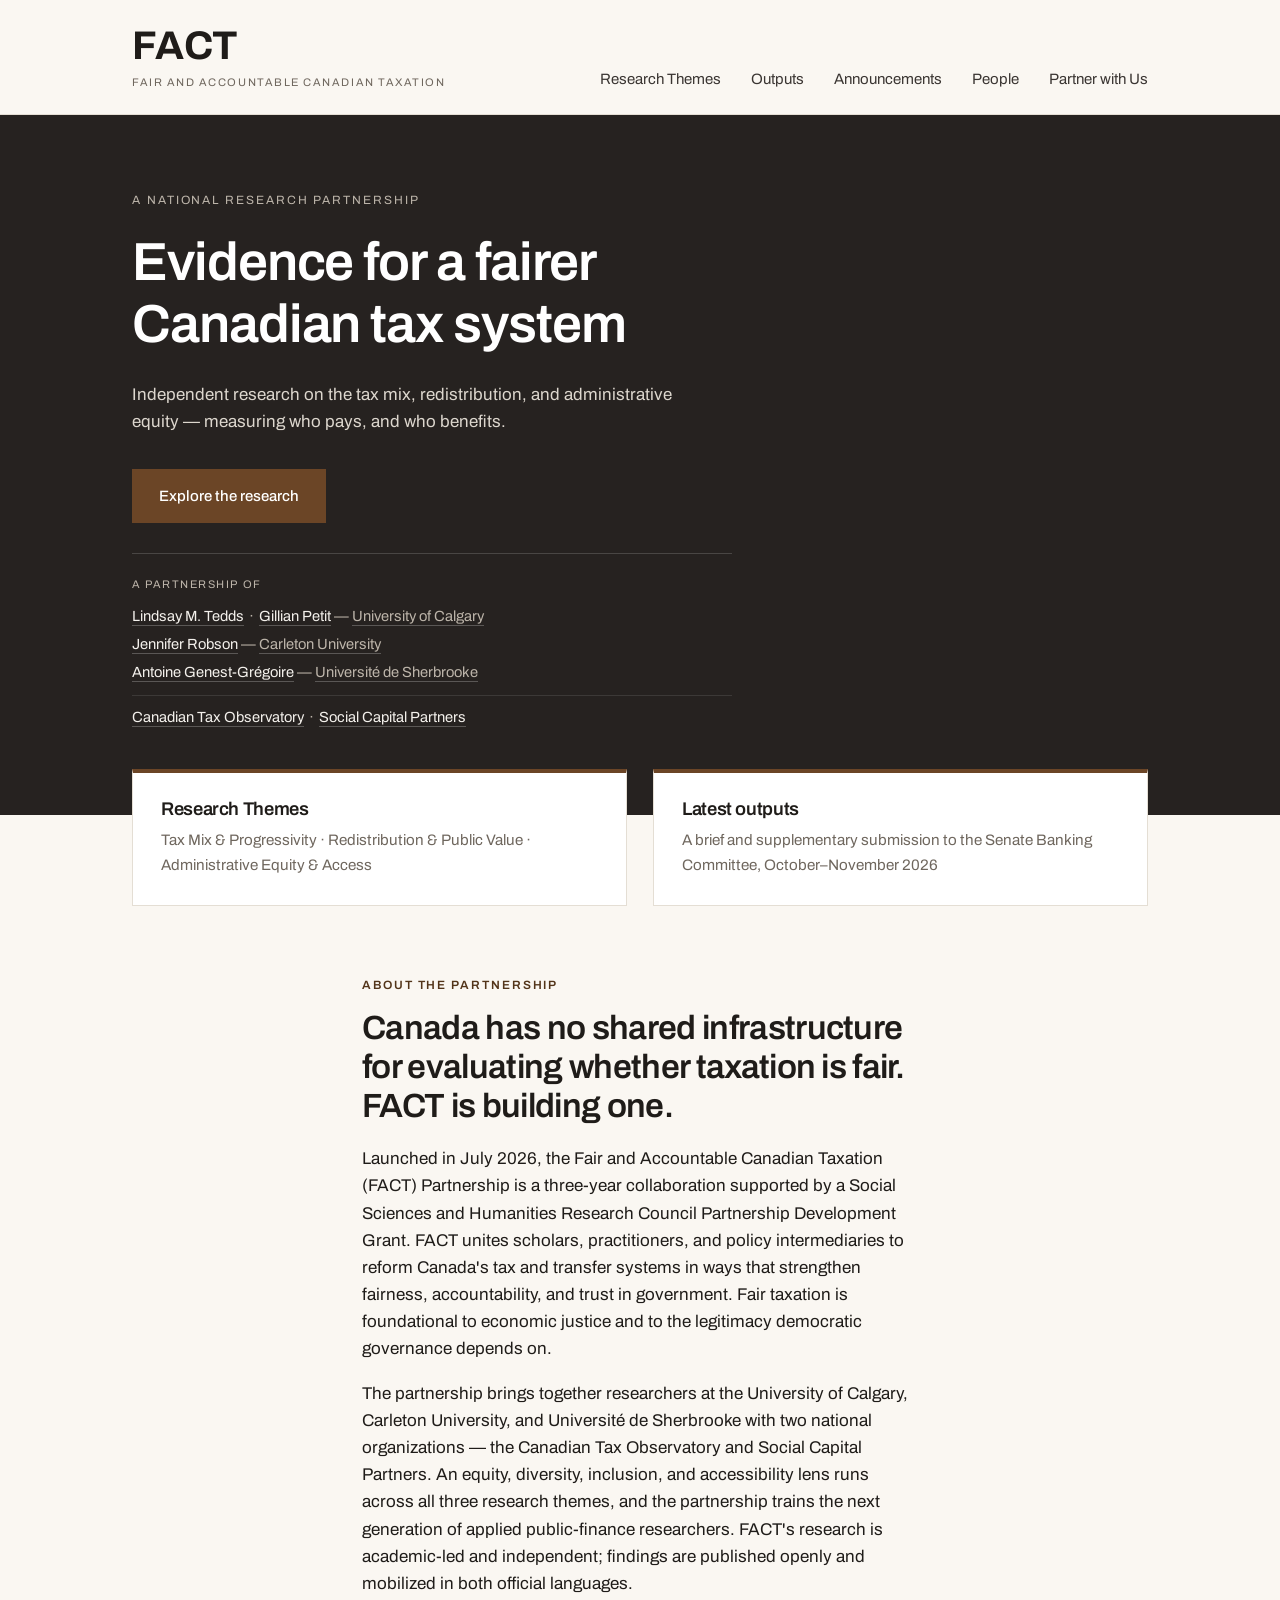
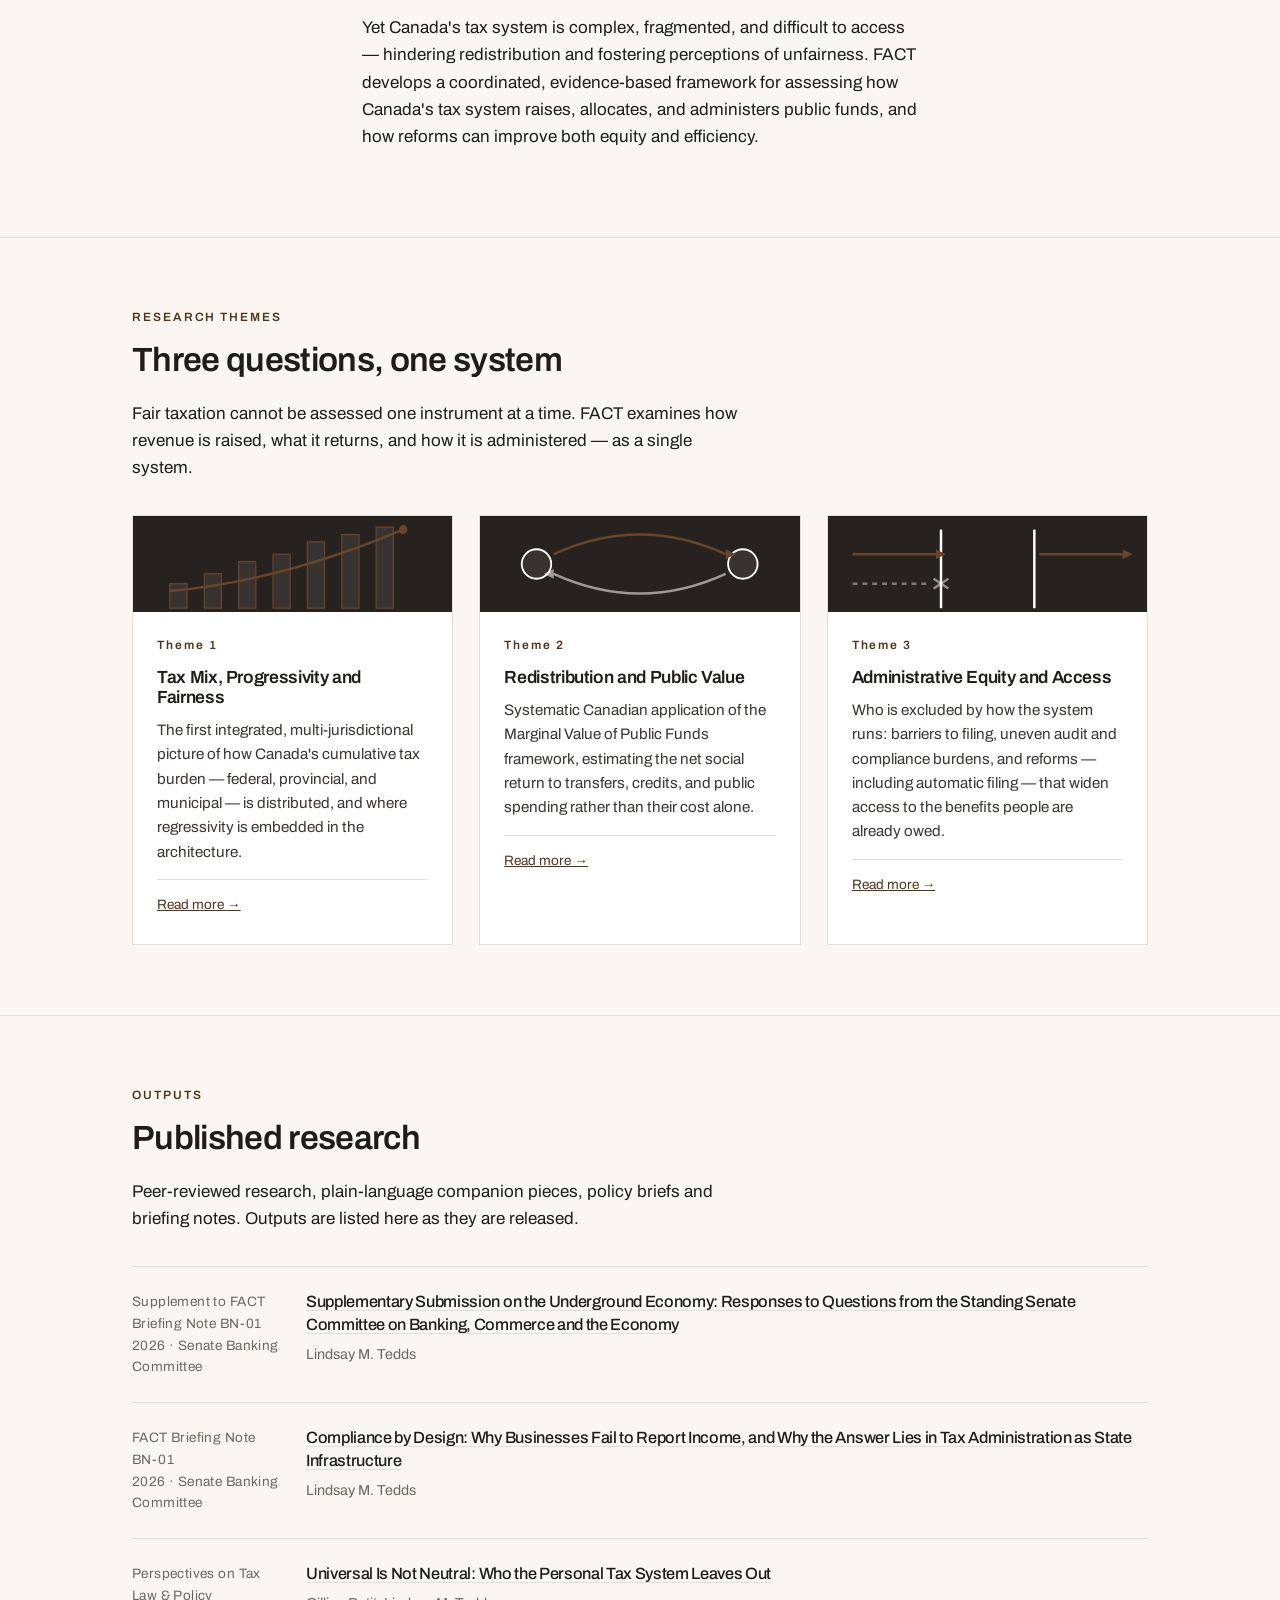
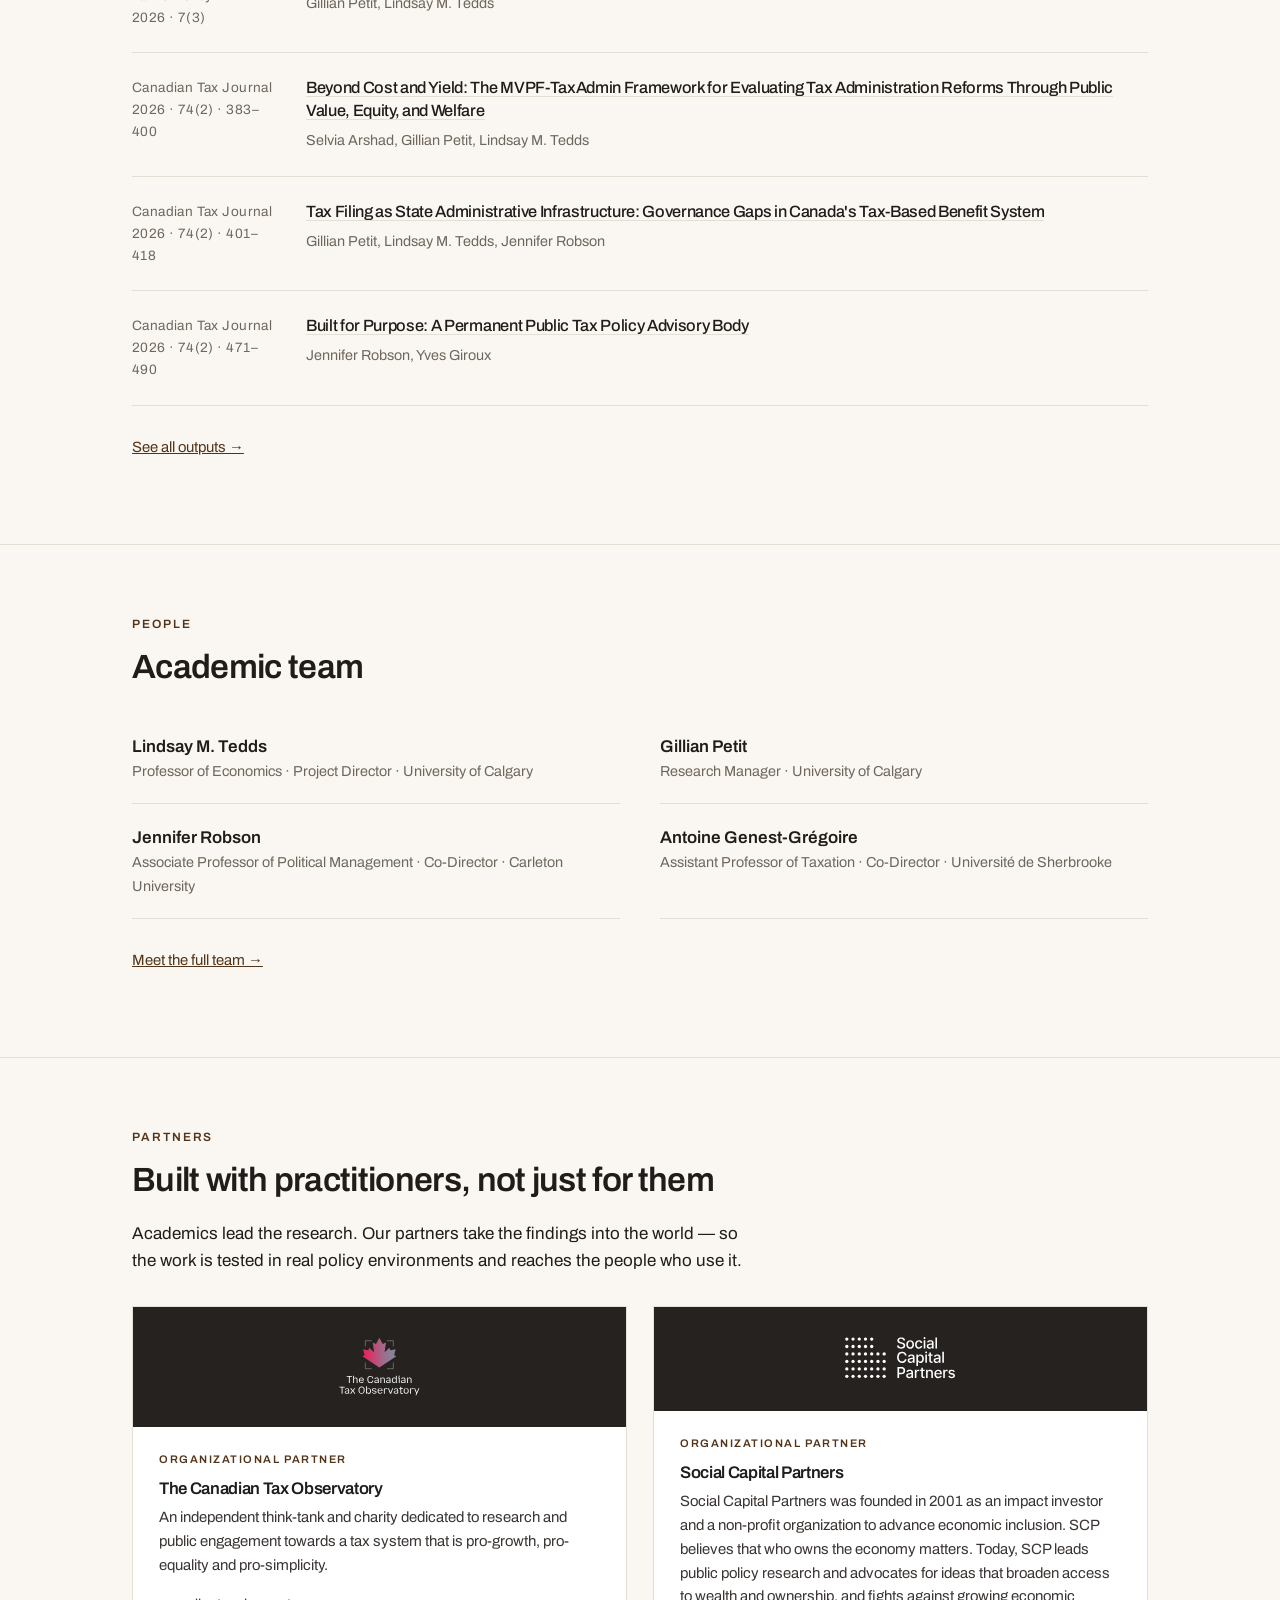
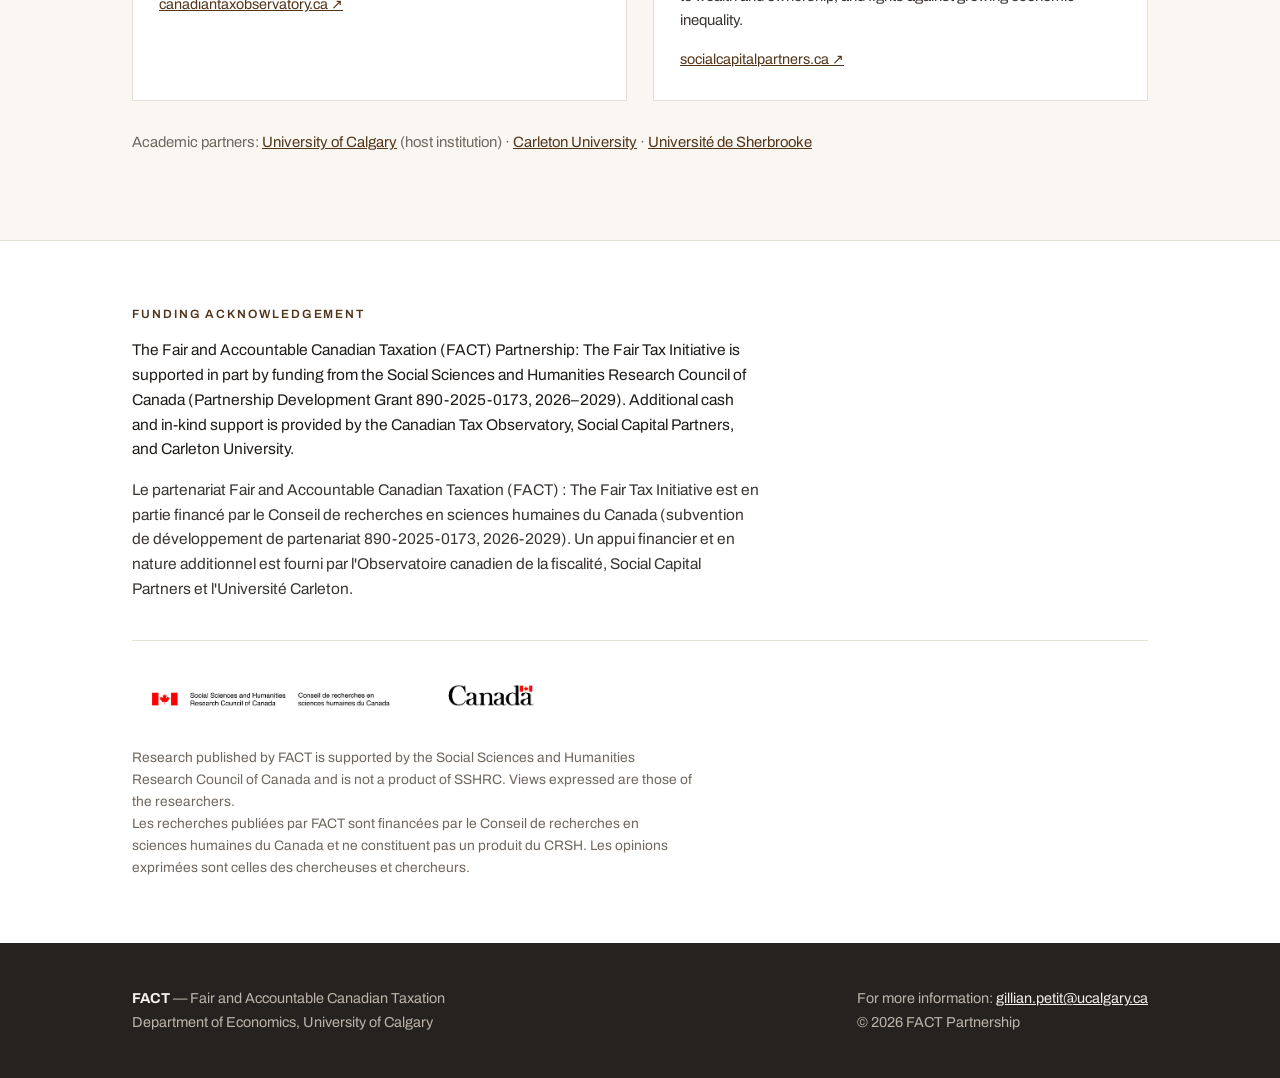
<file: index.html>
<!DOCTYPE html>
<html lang="en">
<head>
<meta charset="utf-8">
<meta name="viewport" content="width=device-width, initial-scale=1">
<title>FACT Partnership — Research on Fair Taxation in Canada</title>

<meta name="description" content="A SSHRC-funded research partnership on who pays and who benefits in Canada's tax and transfer system: progressivity, public value, and administrative equity.">
<meta name="keywords" content="tax fairness Canada, tax progressivity, marginal value of public funds, MVPF, tax administration, benefit take-up, auto-filing, SSHRC partnership, Canadian Tax Observatory, Social Capital Partners">
<link rel="canonical" href="https://factpartnership.ca/">
<meta name="robots" content="index, follow">
<meta name="theme-color" content="#262220">
<meta name="author" content="Lindsay M. Tedds">
<meta property="og:type" content="website">
<meta property="og:title" content="FACT — Fair and Accountable Canadian Taxation">
<meta property="og:description" content="A SSHRC-funded research partnership on who pays and who benefits in Canada's tax and transfer system: progressivity, public value, and administrative equity.">
<meta property="og:url" content="https://factpartnership.ca/">
<meta property="og:site_name" content="FACT Partnership">
<meta property="og:image" content="https://factpartnership.ca/fact-social-card.png">
<meta property="og:image:width" content="1200">
<meta property="og:image:height" content="630">
<meta property="og:image:alt" content="FACT — Fair and Accountable Canadian Taxation">
<meta property="og:locale" content="en_CA">
<meta name="twitter:card" content="summary_large_image">
<meta name="twitter:title" content="FACT — Fair and Accountable Canadian Taxation">
<meta name="twitter:description" content="A SSHRC-funded research partnership on who pays and who benefits in Canada's tax and transfer system: progressivity, public value, and administrative equity.">
<meta name="twitter:image" content="https://factpartnership.ca/fact-social-card.png">
<meta name="twitter:image:alt" content="FACT — Fair and Accountable Canadian Taxation">

<link rel="icon" href="data:image/svg+xml,%3Csvg xmlns='http://www.w3.org/2000/svg' viewBox='0 0 64 64'%3E%3Crect width='64' height='64' fill='%23262220'/%3E%3Ctext x='32' y='45' font-family='Georgia,serif' font-size='38' font-weight='700' fill='%23f7f4ef' text-anchor='middle'%3EF%3C/text%3E%3C/svg%3E">





<style>
/* latin */
@font-face {
  font-family: 'Archivo';
  font-style: normal;
  font-weight: 400;
  font-stretch: 100%;
  font-display: swap;
  src: url([data-uri]) format('woff2');
  unicode-range: U+0000-00FF, U+0131, U+0152-0153, U+02BB-02BC, U+02C6, U+02DA, U+02DC, U+0304, U+0308, U+0329, U+2000-206F, U+20AC, U+2122, U+2191, U+2193, U+2212, U+2215, U+FEFF, U+FFFD;
}
/* latin */
@font-face {
  font-family: 'Archivo';
  font-style: normal;
  font-weight: 500;
  font-stretch: 100%;
  font-display: swap;
  src: url([data-uri]) format('woff2');
  unicode-range: U+0000-00FF, U+0131, U+0152-0153, U+02BB-02BC, U+02C6, U+02DA, U+02DC, U+0304, U+0308, U+0329, U+2000-206F, U+20AC, U+2122, U+2191, U+2193, U+2212, U+2215, U+FEFF, U+FFFD;
}
/* latin */
@font-face {
  font-family: 'Archivo';
  font-style: normal;
  font-weight: 600;
  font-stretch: 100%;
  font-display: swap;
  src: url([data-uri]) format('woff2');
  unicode-range: U+0000-00FF, U+0131, U+0152-0153, U+02BB-02BC, U+02C6, U+02DA, U+02DC, U+0304, U+0308, U+0329, U+2000-206F, U+20AC, U+2122, U+2191, U+2193, U+2212, U+2215, U+FEFF, U+FFFD;
}
/* latin */
@font-face {
  font-family: 'Archivo';
  font-style: normal;
  font-weight: 700;
  font-stretch: 100%;
  font-display: swap;
  src: url([data-uri]) format('woff2');
  unicode-range: U+0000-00FF, U+0131, U+0152-0153, U+02BB-02BC, U+02C6, U+02DA, U+02DC, U+0304, U+0308, U+0329, U+2000-206F, U+20AC, U+2122, U+2191, U+2193, U+2212, U+2215, U+FEFF, U+FFFD;
}

</style>
<style>
/* FACT Partnership — factpartnership.ca
   Shared stylesheet. Colours and type live in :root below. */

:root{
  --ink:#262220;
  --ink-soft:#3a3532;
  --paper:#faf7f2;
  --card:#ffffff;
  --border:#e4ded4;
  --bronze:#6b4526;
  --bronze-dark:#523419;
  --text:#1f1c19;
  --muted:#6f675e;
  --on-dark:#f4f1ec;
  --on-dark-muted:#bdb5aa;
  --maxw:1080px;
}

*{box-sizing:border-box;}
html{scroll-behavior:smooth;}
body{
  margin:0;
  background:var(--paper);
  color:var(--text);
  font-family:'Archivo','Helvetica Neue',Arial,sans-serif;
  font-size:17px;
  line-height:1.6;
  -webkit-font-smoothing:antialiased;
}
h1,h2,h3{margin:0;font-weight:600;letter-spacing:-0.02em;line-height:1.15;}
p{margin:0 0 1em;}
a{color:var(--bronze-dark);}
a:focus-visible,button:focus-visible{outline:3px solid var(--bronze);outline-offset:3px;}

.wrap{max-width:var(--maxw);margin:0 auto;padding:0 32px;}

.skip{position:absolute;left:-9999px;}
.skip:focus{left:16px;top:16px;z-index:99;background:var(--card);padding:10px 16px;border:2px solid var(--bronze);}

/* ---------- Header ---------- */
.site-header{background:var(--paper);border-bottom:1px solid var(--border);}
.header-inner{display:flex;align-items:flex-end;justify-content:space-between;gap:24px;padding-top:26px;padding-bottom:22px;flex-wrap:wrap;}
.wordmark{display:block;text-decoration:none;color:var(--text);}
.wordmark .mark{font-size:40px;font-weight:700;letter-spacing:0.01em;line-height:1;}
.wordmark .expand{display:block;margin-top:7px;font-size:11px;letter-spacing:0.14em;text-transform:uppercase;color:var(--muted);}
nav ul{display:flex;gap:30px;list-style:none;margin:0;padding:0;flex-wrap:wrap;}
nav a{font-size:15px;color:var(--ink-soft);text-decoration:none;padding-bottom:5px;border-bottom:2px solid transparent;}
nav a:hover{border-bottom-color:var(--bronze);}
nav a.active{border-bottom-color:var(--bronze);color:var(--text);}

/* ---------- Hero ---------- */
.hero{background:var(--ink);color:var(--on-dark);padding:76px 0 82px;}
.hero--page{padding:56px 0 60px;}
.hero-partners{margin:30px 0 0;padding-top:22px;border-top:1px solid rgba(255,255,255,0.16);max-width:60ch;}
.hero-partners .hp-label{font-size:11px;letter-spacing:0.14em;text-transform:uppercase;color:var(--on-dark-muted);margin:0 0 11px;}
.hp-list{list-style:none;margin:0;padding:0;font-size:0.92rem;line-height:1.55;}
.hp-list li{margin-bottom:5px;}
.hp-list li.hp-orgs{margin-top:11px;padding-top:10px;border-top:1px solid rgba(255,255,255,0.10);}
.hp-people{color:var(--on-dark);}
.hp-org{color:var(--on-dark-muted);}
.hp-org::before{content:"\2014\00a0";}
.hero-partners .hp-sep{color:var(--on-dark-muted);padding:0 5px;}
.hero-partners a{color:inherit;text-decoration:none;border-bottom:1px solid rgba(255,255,255,0.24);padding-bottom:1px;}
.hero-partners a:hover,.hero-partners a:focus-visible{border-bottom-color:var(--bronze);}
@media (max-width:700px){.hero-partners{margin-top:24px;}.hp-org{display:block;}.hp-org::before{content:"";}}
.eyebrow{font-size:12px;letter-spacing:0.16em;text-transform:uppercase;color:var(--on-dark-muted);margin:0 0 22px;}
.hero h1{font-size:clamp(2.1rem,5.2vw,3.35rem);max-width:16ch;color:#fff;}
.hero--page h1{font-size:clamp(1.9rem,4.4vw,2.7rem);}
.hero .lede{margin:26px 0 34px;max-width:56ch;font-size:1.06rem;color:#ddd7ce;}
.hero--page .lede{margin-bottom:0;}
.btn{
  display:inline-block;background:var(--bronze);color:#fff;text-decoration:none;
  padding:14px 26px;font-size:15px;font-weight:500;border:1px solid var(--bronze);
  transition:background .18s ease;
}
.btn:hover{background:var(--bronze-dark);}

/* ---------- Cards row ---------- */
.card-row{display:grid;grid-template-columns:1fr 1fr;gap:26px;margin:-46px 0 0;position:relative;}
.card{
  background:var(--card);border:1px solid var(--border);border-top:4px solid var(--bronze);
  padding:26px 28px 28px;text-decoration:none;color:inherit;display:block;
}
.card h3{font-size:1.15rem;margin-bottom:8px;}
.card p{margin:0;color:var(--muted);font-size:0.95rem;}
a.card:hover{border-color:var(--bronze);}

/* ---------- Sections ---------- */
section{padding:70px 0;}
.section-label{font-size:12px;letter-spacing:0.16em;text-transform:uppercase;color:var(--bronze-dark);margin:0 0 14px;font-weight:600;}
h2{font-size:clamp(1.6rem,3.4vw,2.1rem);margin-bottom:20px;}
.measure{max-width:62ch;}
hr.rule{border:0;border-top:1px solid var(--border);margin:0;}

/* Themes */
.themes{display:grid;grid-template-columns:repeat(3,1fr);gap:26px;margin-top:34px;}
.theme{background:var(--card);border:1px solid var(--border);padding:0 0 28px;overflow:hidden;transition:border-color .18s ease,transform .18s ease;}
.theme:hover{border-color:var(--bronze);transform:translateY(-3px);}
.theme-motif{display:block;width:100%;height:96px;background:var(--ink);}
.theme-inner{padding:24px 24px 0;}
.theme .num{font-size:12px;letter-spacing:0.16em;color:var(--bronze-dark);font-weight:600;display:block;margin-bottom:12px;}
.theme h3{font-size:1.1rem;margin-bottom:10px;}
.theme p{font-size:0.95rem;color:var(--ink-soft);}
.theme .lead{font-size:0.85rem;color:var(--muted);margin:0;padding-top:14px;border-top:1px solid var(--border);}
.motif-line{stroke:#fff;fill:none;stroke-width:2;}
.motif-accent{stroke:var(--bronze);}
.motif-fill{fill:rgba(255,255,255,.08);}

/* Outputs */
.output{padding:24px 0;border-top:1px solid var(--border);display:grid;grid-template-columns:150px 1fr;gap:24px;}
.output:last-of-type{border-bottom:1px solid var(--border);}
.output .meta{font-size:0.85rem;color:var(--muted);letter-spacing:0.03em;}
.output h3{font-size:1.02rem;font-weight:500;line-height:1.4;margin-bottom:6px;}
.output h3 a{color:var(--text);text-decoration:none;border-bottom:1px solid var(--border);transition:border-color .15s ease;}
.output h3 a:hover{border-bottom-color:var(--bronze);}
.output .authors{font-size:0.9rem;color:var(--muted);margin:0;}

/* People */
.people{display:grid;grid-template-columns:repeat(2,1fr);gap:0 40px;margin-top:26px;}
.person{padding:20px 0;border-bottom:1px solid var(--border);}
.person .name{font-weight:600;}
.person .role{font-size:0.9rem;color:var(--muted);}

/* Partners */
.partners{display:grid;grid-template-columns:repeat(2,1fr);gap:26px;margin-top:32px;}
.partner{background:var(--card);border:1px solid var(--border);padding:26px 26px 28px;}
.partner .kind{font-size:11px;letter-spacing:0.14em;text-transform:uppercase;color:var(--bronze-dark);font-weight:600;display:block;margin-bottom:10px;}
.partner{padding:0;overflow:hidden;}
.partner-logo{display:flex;align-items:center;justify-content:center;background:var(--ink);padding:30px 26px;min-height:92px;}
.partner-logo svg{width:auto;max-width:78%;max-height:44px;}
.partner-logo.cto svg{max-height:60px;max-width:60%;}
.partner-inner{padding:24px 26px 28px;}
.partner-logo-link{display:block;}
.partner h3{font-size:1.05rem;margin-bottom:8px;}
.partner p{font-size:0.93rem;color:var(--ink-soft);margin-bottom:12px;}
.partner a{font-size:0.9rem;}
.affil{margin-top:30px;font-size:0.93rem;color:var(--muted);}

/* ---------- Announcements ---------- */
.entry{
  padding:44px 0;
  border-bottom:1px solid var(--border);
  display:grid;
  grid-template-columns:190px 1fr;
  gap:36px;
  scroll-margin-top:24px;
}
.entry:first-of-type{border-top:1px solid var(--border);}
.entry-meta .date{font-size:0.9rem;color:var(--muted);display:block;margin-bottom:12px;}
.tag{
  display:inline-block;font-size:11px;letter-spacing:0.13em;text-transform:uppercase;
  font-weight:600;color:var(--bronze-dark);background:#f2e9df;
  border:1px solid #e3d3c1;padding:5px 10px;
}
.entry-body h2{font-size:clamp(1.3rem,2.6vw,1.6rem);margin-bottom:16px;max-width:26ch;}
.entry-body .standfirst{font-size:1.05rem;color:var(--ink-soft);}
.entry-body p{max-width:64ch;}
.entry-body ul{max-width:64ch;padding-left:20px;margin:0 0 1em;}
.entry-body li{margin-bottom:8px;}
.entry-links{margin-top:22px;padding-top:18px;border-top:1px solid var(--border);font-size:0.92rem;}
.entry-links a{margin-right:20px;}
.entry-note{
  margin-top:26px;padding:18px 20px;background:var(--card);
  border:1px solid var(--border);border-left:3px solid var(--bronze);
  font-size:0.92rem;color:var(--ink-soft);
}
.entry-note p:last-child{margin-bottom:0;}
.empty-note{margin-top:40px;color:var(--muted);font-size:0.95rem;}

/* ---------- Research page ---------- */
.tblock{
  padding:56px 0;
  border-top:1px solid var(--border);
  display:grid;
  grid-template-columns:190px 1fr;
  gap:36px;
  scroll-margin-top:24px;
}
.tblock-meta .num{
  display:block;font-size:12px;letter-spacing:0.16em;text-transform:uppercase;
  color:var(--bronze-dark);font-weight:600;margin-bottom:16px;
}
.tblock-meta .lead-name{display:block;font-size:0.92rem;font-weight:600;line-height:1.4;}
.tblock-meta .lead-affil{font-weight:400;color:var(--muted);font-size:0.87rem;}
.tblock-body h2{font-size:clamp(1.4rem,2.9vw,1.85rem);margin-bottom:16px;max-width:22ch;}
.tblock-body p{max-width:64ch;}
.tblock-body .standfirst{font-size:1.05rem;color:var(--ink-soft);}
.sub-label{
  font-size:11px;letter-spacing:0.15em;text-transform:uppercase;font-weight:600;
  color:var(--bronze-dark);margin:32px 0 10px;
}

.projects{margin-top:4px;}
.project{
  display:grid;grid-template-columns:118px 1fr;gap:20px;
  padding:18px 0;border-top:1px solid var(--border);
}
.project:last-child{border-bottom:1px solid var(--border);}
.project strong{display:block;font-weight:600;margin-bottom:5px;}
.project p{margin:0;font-size:0.94rem;color:var(--ink-soft);max-width:60ch;}
.status{
  display:inline-block;align-self:start;font-size:10px;letter-spacing:0.12em;
  text-transform:uppercase;font-weight:600;padding:4px 9px;white-space:nowrap;
}
.status--active{color:#4a5c2f;background:#eef2e4;border:1px solid #dbe3ca;}
.status--dev{color:var(--muted);background:#f1ede7;border:1px solid var(--border);}

@media (max-width:820px){
  .tblock{grid-template-columns:1fr;gap:14px;padding:38px 0;}
  .project{grid-template-columns:1fr;gap:8px;}
}

/* ---------- Funding / acknowledgement ---------- */
.funding{background:#fff;border-top:1px solid var(--border);padding:64px 0;}
.ack-msg{max-width:70ch;font-size:0.97rem;}
.ack-msg.fr{color:var(--ink-soft);}
.sig-area{margin:38px 0 0;padding:34px 0 0;border-top:1px solid var(--border);}
.sig-area img{display:block;width:100%;max-width:420px;height:auto;}
.sig-note{margin:22px 0 0;font-size:0.86rem;color:var(--muted);max-width:70ch;}

/* ---------- Footer ---------- */
footer{background:var(--ink);color:var(--on-dark-muted);padding:44px 0;font-size:0.9rem;}
footer a{color:var(--on-dark);}
.foot-inner{display:flex;justify-content:space-between;gap:24px;flex-wrap:wrap;}

@media (max-width:820px){
  .card-row,.themes,.partners,.people{grid-template-columns:1fr;}
  .card-row{margin-top:-34px;gap:18px;}
  .output{grid-template-columns:1fr;gap:8px;}
  .entry{grid-template-columns:1fr;gap:16px;padding:34px 0;}
  .header-inner{align-items:flex-start;}
  section{padding:52px 0;}
  .wrap{padding:0 22px;}
}
@media (prefers-reduced-motion:reduce){
  html{scroll-behavior:auto;}
  *{transition:none !important;}
}

</style>
<script type="application/ld+json">
{
  "@context": "https://schema.org",
  "@type": "ResearchProject",
  "name": "Fair and Accountable Canadian Taxation (FACT) Partnership: The Fair Tax Initiative",
  "alternateName": "FACT Partnership",
  "url": "https://factpartnership.ca/",
  "description": "A three-year SSHRC-funded research partnership on the fairness, accountability, and administration of Canada's tax and transfer system.",
  "foundingDate": "2026-07",
  "parentOrganization": {
    "@type": "CollegeOrUniversity",
    "name": "University of Calgary",
    "url": "https://www.ucalgary.ca/"
  },
  "funding": {
    "@type": "Grant",
    "identifier": "890-2025-0173",
    "funder": {
      "@type": "Organization",
      "name": "Social Sciences and Humanities Research Council of Canada",
      "alternateName": "SSHRC",
      "url": "https://www.sshrc-crsh.gc.ca/"
    }
  },
  "member": [
    {
      "@type": "Person",
      "name": "Lindsay M. Tedds",
      "jobTitle": "Project Director",
      "affiliation": "University of Calgary",
      "url": "https://lindsaytedds.ca"
    },
    {
      "@type": "Person",
      "name": "Gillian Petit",
      "jobTitle": "Research Manager",
      "affiliation": "University of Calgary"
    },
    {
      "@type": "Person",
      "name": "Jennifer Robson",
      "jobTitle": "Co-Director",
      "affiliation": "Carleton University"
    },
    {
      "@type": "Person",
      "name": "Antoine Genest-Grégoire",
      "jobTitle": "Co-Director",
      "affiliation": "Université de Sherbrooke"
    }
  ],
  "sponsor": [
    {
      "@type": "Organization",
      "name": "Canadian Tax Observatory",
      "url": "https://canadiantaxobservatory.ca/"
    },
    {
      "@type": "Organization",
      "name": "Social Capital Partners",
      "url": "https://socialcapitalpartners.ca/"
    },
    {
      "@type": "CollegeOrUniversity",
      "name": "Carleton University",
      "url": "https://carleton.ca/"
    }
  ],
  "knowsAbout": [
    "tax policy",
    "tax progressivity",
    "marginal value of public funds",
    "tax administration",
    "benefit take-up",
    "public finance"
  ]
}
</script>
</head>
<body>

<a class="skip" href="#main">Skip to main content</a>

<header class="site-header">
  <div class="wrap header-inner">
    <a class="wordmark" href="#top">
      <span class="mark">FACT</span>
      <span class="expand">Fair and Accountable Canadian Taxation</span>
    </a>
    <nav aria-label="Main">
      <ul>
        <li><a href="research.html">Research Themes</a></li>
        <li><a href="outputs.html">Outputs</a></li>
        <li><a href="announcements.html">Announcements</a></li>
        <li><a href="people.html">People</a></li>
        <li><a href="partner.html">Partner with Us</a></li>
      </ul>
    </nav>
  </div>
</header>

<main id="main">

  <div class="hero" id="top">
    <div class="wrap">
      <p class="eyebrow">A national research partnership</p>
      <h1>Evidence for a fairer Canadian tax system</h1>
      <p class="lede">Independent research on the tax mix, redistribution, and administrative equity — measuring who pays, and who benefits.</p>
      <a class="btn" href="research.html">Explore the research</a>

      <div class="hero-partners">
        <p class="hp-label">A partnership of</p>
        <ul class="hp-list">
          <li><span class="hp-people"><a href="people.html">Lindsay M. Tedds</a><span class="hp-sep">&middot;</span><a href="people.html">Gillian Petit</a></span> <span class="hp-org"><a href="https://www.ucalgary.ca/" target="_blank" rel="noopener">University of Calgary</a></span></li>
          <li><span class="hp-people"><a href="people.html">Jennifer Robson</a></span> <span class="hp-org"><a href="https://carleton.ca/" target="_blank" rel="noopener">Carleton University</a></span></li>
          <li><span class="hp-people"><a href="people.html">Antoine Genest-Gr&eacute;goire</a></span> <span class="hp-org"><a href="https://www.usherbrooke.ca/" target="_blank" rel="noopener">Universit&eacute; de Sherbrooke</a></span></li>
          <li class="hp-orgs"><a href="https://canadiantaxobservatory.ca/" target="_blank" rel="noopener">Canadian Tax Observatory</a><span class="hp-sep">&middot;</span><a href="https://socialcapitalpartners.ca/" target="_blank" rel="noopener">Social Capital Partners</a></li>
        </ul>
      </div>
    </div>
  </div>

  <div class="wrap">
    <div class="card-row">
      <a class="card" href="research.html">
        <h3>Research Themes</h3>
        <p>Tax Mix &amp; Progressivity · Redistribution &amp; Public Value · Administrative Equity &amp; Access</p>
      </a>
      <a class="card" href="announcements.html">
        <h3>Latest outputs</h3>
        <p>A brief and supplementary submission to the Senate Banking Committee, October&ndash;November 2026</p>
      </a>
    </div>
  </div>

  <section id="about">
    <div class="wrap measure">
      <p class="section-label">About the partnership</p>
      <h2>Canada has no shared infrastructure for evaluating whether taxation is fair. FACT is building one.</h2>
      <p>Launched in July 2026, the Fair and Accountable Canadian Taxation (FACT) Partnership is a three-year collaboration supported by a Social Sciences and Humanities Research Council Partnership Development Grant. FACT unites scholars, practitioners, and policy intermediaries to reform Canada's tax and transfer systems in ways that strengthen fairness, accountability, and trust in government. Fair taxation is foundational to economic justice and to the legitimacy democratic governance depends on.</p>
      <p>The partnership brings together researchers at the University of Calgary, Carleton University, and Université de Sherbrooke with two national organizations — the Canadian Tax Observatory and Social Capital Partners. An equity, diversity, inclusion, and accessibility lens runs across all three research themes, and the partnership trains the next generation of applied public-finance researchers. FACT's research is academic-led and independent; findings are published openly and mobilized in both official languages.</p>

        <p>Yet Canada's tax system is complex, fragmented, and difficult to access — hindering redistribution and fostering perceptions of unfairness. FACT develops a coordinated, evidence-based framework for assessing how Canada's tax system raises, allocates, and administers public funds, and how reforms can improve both equity and efficiency.</p>
        </div>
  </section>

  <hr class="rule">

  <section id="themes">
    <div class="wrap">
      <p class="section-label">Research themes</p>
      <h2>Three questions, one system</h2>
      <p class="measure">Fair taxation cannot be assessed one instrument at a time. FACT examines how revenue is raised, what it returns, and how it is administered — as a single system.</p>

      <div class="themes">
        <article class="theme">
          <svg class="theme-motif" viewBox="0 0 260 96" preserveAspectRatio="xMidYMid slice" xmlns="http://www.w3.org/2000/svg" role="img" aria-label="Rising distribution bars with a progressivity curve">
            <rect x="30" y="64" width="14" height="20" class="motif-fill" stroke="#6b4526" stroke-width="1"/>
            <rect x="58" y="56" width="14" height="28" class="motif-fill" stroke="#6b4526" stroke-width="1"/>
            <rect x="86" y="46" width="14" height="38" class="motif-fill" stroke="#6b4526" stroke-width="1"/>
            <rect x="114" y="40" width="14" height="44" class="motif-fill" stroke="#6b4526" stroke-width="1"/>
            <rect x="142" y="30" width="14" height="54" class="motif-fill" stroke="#6b4526" stroke-width="1"/>
            <rect x="170" y="24" width="14" height="60" class="motif-fill" stroke="#6b4526" stroke-width="1"/>
            <rect x="198" y="18" width="14" height="66" class="motif-fill" stroke="#6b4526" stroke-width="1"/>
            <path d="M30 70 Q120 62 220 20" class="motif-line motif-accent" stroke-width="2.2"/>
            <circle cx="220" cy="20" r="3.5" fill="#6b4526"/>
          </svg>
          <div class="theme-inner">
            <span class="num">Theme 1</span>
            <h3>Tax Mix, Progressivity and Fairness</h3>
            <p>The first integrated, multi-jurisdictional picture of how Canada's cumulative tax burden — federal, provincial, and municipal — is distributed, and where regressivity is embedded in the architecture.</p>
            <p class="lead"><a href="research.html#theme-1">Read more &rarr;</a></p>
          </div>
        </article>
        <article class="theme">
          <svg class="theme-motif" viewBox="0 0 260 96" preserveAspectRatio="xMidYMid slice" xmlns="http://www.w3.org/2000/svg" role="img" aria-label="Value flowing between two poles and returning">
            <circle cx="46" cy="48" r="12" class="motif-fill" stroke="#fff" stroke-width="1.5"/>
            <circle cx="214" cy="48" r="12" class="motif-fill" stroke="#fff" stroke-width="1.5"/>
            <path d="M60 40 Q130 8 200 40" class="motif-line motif-accent" stroke-width="2.2"/>
            <path d="M200 56 Q130 88 60 56" class="motif-line" stroke-width="2" opacity="0.55"/>
            <polygon points="200,36 208,40 200,44" fill="#6b4526"/>
            <polygon points="60,52 52,56 60,60" fill="#fff" opacity="0.55"/>
          </svg>
          <div class="theme-inner">
            <span class="num">Theme 2</span>
            <h3>Redistribution and Public Value</h3>
            <p>Systematic Canadian application of the Marginal Value of Public Funds framework, estimating the net social return to transfers, credits, and public spending rather than their cost alone.</p>
            <p class="lead"><a href="research.html#theme-2">Read more &rarr;</a></p>
          </div>
        </article>
        <article class="theme">
          <svg class="theme-motif" viewBox="0 0 260 96" preserveAspectRatio="xMidYMid slice" xmlns="http://www.w3.org/2000/svg" role="img" aria-label="A gateway where some paths pass through and one is blocked">
            <line x1="92" y1="20" x2="92" y2="84" class="motif-line" stroke-width="2"/>
            <line x1="168" y1="20" x2="168" y2="84" class="motif-line" stroke-width="2"/>
            <path d="M20 40 L88 40" class="motif-line motif-accent" stroke-width="2.2"/>
            <polygon points="88,36 96,40 88,44" fill="#6b4526"/>
            <path d="M172 40 L240 40" class="motif-line motif-accent" stroke-width="2.2"/>
            <polygon points="240,36 248,40 240,44" fill="#6b4526"/>
            <path d="M20 64 L84 64" class="motif-line" stroke-width="2" opacity="0.4" stroke-dasharray="4 4"/>
            <line x1="86" y1="60" x2="98" y2="68" class="motif-line" stroke-width="1.6" opacity="0.5"/>
            <line x1="98" y1="60" x2="86" y2="68" class="motif-line" stroke-width="1.6" opacity="0.5"/>
          </svg>
          <div class="theme-inner">
            <span class="num">Theme 3</span>
            <h3>Administrative Equity and Access</h3>
            <p>Who is excluded by how the system runs: barriers to filing, uneven audit and compliance burdens, and reforms — including automatic filing — that widen access to the benefits people are already owed.</p>
            <p class="lead"><a href="research.html#theme-3">Read more &rarr;</a></p>
          </div>
        </article>
      </div>
    </div>
  </section>

  <hr class="rule">

  <section id="outputs">
    <div class="wrap">
      <p class="section-label">Outputs</p>
      <h2>Published research</h2>
      <p class="measure">Peer-reviewed research, plain-language companion pieces, policy briefs and briefing notes. Outputs are listed here as they are released.</p>

      <div style="margin-top:34px">
        <article class="output">
          <div class="meta">Supplement to FACT Briefing Note BN-01<br>2026 · Senate Banking Committee</div>
          <div>
            <h3><a href="fact-bn-01-supplement-en.html">Supplementary Submission on the Underground Economy: Responses to Questions from the Standing Senate Committee on Banking, Commerce and the Economy</a></h3>
            <p class="authors">Lindsay M. Tedds</p>
          </div>
        </article>
        <article class="output">
          <div class="meta">FACT Briefing Note BN-01<br>2026 · Senate Banking Committee</div>
          <div>
            <h3><a href="fact-pb-senate-banc-en.html">Compliance by Design: Why Businesses Fail to Report Income, and Why the Answer Lies in Tax Administration as State Infrastructure</a></h3>
            <p class="authors">Lindsay M. Tedds</p>
          </div>
        </article>
        <article class="output">
          <div class="meta">Perspectives on Tax Law &amp; Policy<br>2026 · 7(3)</div>
          <div>
            <h3><a href="https://www.ctf.ca/EN/Newsletters/Perspectives/2026/3/260306.aspx" target="_blank" rel="noopener">Universal Is Not Neutral: Who the Personal Tax System Leaves Out</a></h3>
            <p class="authors">Gillian Petit, Lindsay M. Tedds</p>
          </div>
        </article>
        <article class="output">
          <div class="meta">Canadian Tax Journal<br>2026 · 74(2) · 383&ndash;400</div>
          <div>
            <h3><a href="https://doi.org/10.32721/ctj.2026.74.2.pf.arshad" target="_blank" rel="noopener">Beyond Cost and Yield: The MVPF-TaxAdmin Framework for Evaluating Tax Administration Reforms Through Public Value, Equity, and Welfare</a></h3>
            <p class="authors">Selvia Arshad, Gillian Petit, Lindsay M. Tedds</p>
          </div>
        </article>
        <article class="output">
          <div class="meta">Canadian Tax Journal<br>2026 · 74(2) · 401&ndash;418</div>
          <div>
            <h3><a href="https://doi.org/10.32721/ctj.2026.74.2.pf.petit" target="_blank" rel="noopener">Tax Filing as State Administrative Infrastructure: Governance Gaps in Canada's Tax-Based Benefit System</a></h3>
            <p class="authors">Gillian Petit, Lindsay M. Tedds, Jennifer Robson</p>
          </div>
        </article>
        <article class="output">
          <div class="meta">Canadian Tax Journal<br>2026 · 74(2) · 471&ndash;490</div>
          <div>
            <h3><a href="https://doi.org/10.32721/ctj.2026.74.2.sym.robson" target="_blank" rel="noopener">Built for Purpose: A Permanent Public Tax Policy Advisory Body</a></h3>
            <p class="authors">Jennifer Robson, Yves Giroux</p>
          </div>
        </article>
      </div>
      <p class="affil"><a href="outputs.html">See all outputs &rarr;</a></p>
    </div>
  </section>

  <hr class="rule">

  <section id="people">
    <div class="wrap">
      <p class="section-label">People</p>
      <h2>Academic team</h2>
      <div class="people">
        <div class="person">
          <div class="name">Lindsay M. Tedds</div>
          <div class="role">Professor of Economics · Project Director · University of Calgary</div>
        </div>
        <div class="person">
          <div class="name">Gillian Petit</div>
          <div class="role">Research Manager · University of Calgary</div>
        </div>
        <div class="person">
          <div class="name">Jennifer Robson</div>
          <div class="role">Associate Professor of Political Management · Co-Director · Carleton University</div>
        </div>
        <div class="person">
          <div class="name">Antoine Genest-Grégoire</div>
          <div class="role">Assistant Professor of Taxation · Co-Director · Université de Sherbrooke</div>
        </div>
      </div>
      <p class="affil"><a href="people.html">Meet the full team &rarr;</a></p>
    </div>
  </section>

  <hr class="rule">

  <section id="partners">
    <div class="wrap">
      <p class="section-label">Partners</p>
      <h2>Built with practitioners, not just for them</h2>
      <p class="measure">Academics lead the research. Our partners take the findings into the world — so the work is tested in real policy environments and reaches the people who use it.</p>

      <div class="partners">
        <article class="partner">
          <a class="partner-logo-link" href="https://canadiantaxobservatory.ca/" target="_blank" rel="noopener" aria-label="The Canadian Tax Observatory website">
            <div class="partner-logo cto"><svg role="img" aria-label="The Canadian Tax Observatory" id="cto-Layer_1" xmlns="http://www.w3.org/2000/svg" xmlns:xlink="http://www.w3.org/1999/xlink" version="1.1" viewBox="0 0 1160.9 842.4">
  
  <defs>
    <style>
      .cto-st0 {
        fill: none;
        stroke: #fff;
        stroke-miterlimit: 10;
        stroke-width: 4.2px;
      }

      .cto-st1 {
        fill: #fff;
      }

      .cto-st2 {
        fill: url(#cto-New_Gradient_Swatch_1);
      }
    </style>
    <linearGradient id="cto-New_Gradient_Swatch_1" data-name="New Gradient Swatch 1" x1="341.7" y1="220" x2="819.2" y2="220" gradientUnits="userSpaceOnUse">
      <stop offset="0" stop-color="#f71455"/>
      <stop offset=".1" stop-color="#e22861"/>
      <stop offset=".4" stop-color="#bb4f78"/>
      <stop offset=".6" stop-color="#9f6b89"/>
      <stop offset=".8" stop-color="#8e7c94"/>
      <stop offset="1" stop-color="#888398"/>
    </linearGradient>
  </defs>
  <g>
    <g>
      <polyline class="cto-st0" points="472.6 52.8 383.8 52.8 383.8 132.9"/>
      <polyline class="cto-st0" points="383.8 356.3 383.8 445.1 472.6 445.1"/>
    </g>
    <g>
      <polyline class="cto-st0" points="688.3 52.8 777.1 52.8 777.1 132.9"/>
      <polyline class="cto-st0" points="777.1 356.3 777.1 445.1 688.3 445.1"/>
    </g>
  </g>
  <polygon class="cto-st2" points="580.5 428.4 819.2 271.2 788.7 254.7 809.2 172.7 735.3 185.4 722.2 149.6 654.1 213 674.1 76.8 626.9 97.7 580.5 11.7 580.4 11.7 534.1 97.7 486.9 76.8 506.8 213 438.7 149.6 425.6 185.4 351.7 172.7 372.2 254.7 341.7 271.2 580.4 428.4 580.5 428.4"/>
  <g>
    <path class="cto-st1" d="M152.8,645.6v-87.3h-31v-10.5h74.4v10.5h-31v87.3h-12.3Z"/>
    <path class="cto-st1" d="M213.1,645.6v-102.3h12v20.7c0,2.2,0,4.5,0,7.1,0,2.6-.2,5.7-.5,9.5h1.8c2.3-3.9,5.2-6.9,8.9-8.9,3.7-2.1,8.3-3.1,13.7-3.1,8.3,0,14.6,2.4,18.9,7.3,4.3,4.9,6.4,12.1,6.4,21.6v48.2h-12v-45.8c0-7.5-1.5-12.9-4.4-16.3-2.9-3.4-7.7-5.1-14.2-5.1s-11.1,1.7-14.1,5.1-4.5,8.8-4.5,16.3v45.8h-12Z"/>
    <path class="cto-st1" d="M328.3,647c-11.1,0-19.7-3.4-25.9-10.2-6.2-6.8-9.4-16.5-9.4-29.1s3.1-22.3,9.4-29.1c6.2-6.8,14.9-10.2,25.9-10.2s19,3.1,25,9.4c6,6.3,9,15.3,9,27v4.7h-61.2v-8.5h56.3l-6.7,6v-2.4c0-9.1-1.8-15.7-5.5-20-3.6-4.3-9.3-6.4-16.9-6.4s-13.4,2.1-17,6.4c-3.6,4.3-5.4,10.9-5.4,20v6c0,9.1,1.8,15.8,5.4,20.1,3.6,4.3,9.3,6.4,17,6.4s8.9-.8,11.8-2.3c2.8-1.5,4.8-3.2,6-5.1,1.2-1.9,1.8-3.4,1.8-4.4h0c0-.1,12.3-.1,12.3-.1-2.1,7.1-5.9,12.5-11.3,16.2-5.5,3.7-12.3,5.6-20.6,5.6Z"/>
    <path class="cto-st1" d="M454.5,647c-13.4,0-23.8-4.3-31.2-12.8-7.4-8.5-11.1-21-11.1-37.6s3.7-29.1,11.1-37.6c7.4-8.5,17.8-12.8,31.2-12.8s20.7,3,27.7,9.1c7,6,11.4,14.8,13,26.4h-12.6v-1.7c0-4.3-1-8.1-2.9-11.6-1.9-3.5-5-6.3-9.1-8.5-4.1-2.2-9.5-3.3-16.1-3.3-10,0-17.4,2.8-22.1,8.4-4.7,5.6-7.1,14.3-7.1,26.2v10.8c0,11.8,2.4,20.5,7.1,26.2,4.7,5.6,12.1,8.4,22.1,8.4s12-1.1,16.1-3.3c4.1-2.2,7.1-5.2,9.1-8.9,1.9-3.7,2.9-7.7,2.9-12v-2h12.8c-1.5,11.9-5.8,21-12.8,27.2-7,6.2-16.4,9.4-28,9.4Z"/>
    <path class="cto-st1" d="M535.4,647c-7.9,0-14.1-1.8-18.6-5.5-4.4-3.7-6.7-8.9-6.7-15.6s2.4-11.8,7.1-15.6c4.7-3.8,11.5-6.1,20.4-7.1l22.7-2.1v8.4l-19.3,1.8c-6.3.7-11,2-14,4-3,2-4.5,5-4.5,9v.4c0,4.1,1.5,7.2,4.5,9.3,3,2.1,7.3,3.2,13,3.2,13.6,0,20.4-5.9,20.4-17.7v-22c0-6.6-1.4-11.5-4.2-14.5-2.8-3.1-7.3-4.6-13.5-4.6s-7.7.6-10.3,1.9c-2.6,1.3-4.5,2.8-5.7,4.7-1.2,1.8-1.8,3.6-1.8,5.2h0c0,.1-12.3.1-12.3.1,3.5-14.6,13.6-21.8,30.3-21.8s17.1,2.4,22,7.2c5,4.8,7.4,11.9,7.4,21.3v48.6h-10.9v-11.3h-1.8c-2.3,4.2-5.4,7.3-9.3,9.5-3.9,2.2-8.9,3.3-15,3.3Z"/>
    <path class="cto-st1" d="M595.9,645.6v-75.7h10.9v11.5h2c2.3-4.3,5.3-7.5,9.1-9.6,3.8-2.2,8.5-3.3,14-3.3,8.3,0,14.6,2.4,18.9,7.3,4.3,4.9,6.4,12.1,6.4,21.6v48.2h-12v-45.8c0-7.5-1.5-12.9-4.4-16.3-2.9-3.4-7.7-5.1-14.2-5.1s-11.1,1.7-14.1,5.1-4.5,8.8-4.5,16.3v45.8h-12Z"/>
    <path class="cto-st1" d="M700.8,647c-7.9,0-14.1-1.8-18.6-5.5-4.4-3.7-6.7-8.9-6.7-15.6s2.4-11.8,7.1-15.6c4.7-3.8,11.5-6.1,20.4-7.1l22.7-2.1v8.4l-19.3,1.8c-6.3.7-11,2-14,4-3,2-4.5,5-4.5,9v.4c0,4.1,1.5,7.2,4.5,9.3,3,2.1,7.3,3.2,13,3.2,13.6,0,20.4-5.9,20.4-17.7v-22c0-6.6-1.4-11.5-4.2-14.5-2.8-3.1-7.3-4.6-13.5-4.6s-7.7.6-10.3,1.9c-2.6,1.3-4.5,2.8-5.7,4.7-1.2,1.8-1.8,3.6-1.8,5.2h0c0,.1-12.3.1-12.3.1,3.5-14.6,13.6-21.8,30.3-21.8s17.1,2.4,22,7.2c5,4.8,7.4,11.9,7.4,21.3v48.6h-10.9v-11.3h-1.8c-2.3,4.2-5.4,7.3-9.3,9.5-3.9,2.2-8.9,3.3-15,3.3Z"/>
    <path class="cto-st1" d="M787.6,647c-6.4,0-12-1.6-16.6-4.7-4.6-3.1-8.2-7.6-10.7-13.5-2.5-5.9-3.8-12.9-3.8-21.1,0-12.5,2.8-22.1,8.3-29,5.5-6.9,13.1-10.3,22.7-10.3s10.3,1.1,14.3,3.4,7.2,5.6,9.6,9.9h2c-.3-3.8-.4-6.9-.5-9.5,0-2.6,0-4.9,0-7.1v-22h12v102.3h-10.9v-12.9h-2c-2.6,4.6-5.9,8.2-9.9,10.6-4.1,2.5-8.9,3.7-14.6,3.7ZM791.1,637.1c7.5,0,13-2.1,16.5-6.4,3.5-4.3,5.3-10.9,5.3-19.9v-6c0-9-1.8-15.6-5.3-19.9-3.5-4.3-9-6.4-16.5-6.4s-13.1,2.2-16.6,6.4c-3.5,4.3-5.2,10.9-5.2,19.9v6c0,9,1.7,15.6,5.2,19.9,3.5,4.3,9,6.4,16.6,6.4Z"/>
    <path class="cto-st1" d="M854.2,645.6v-66.5h-12.6v-9.2h24.7v75.7h-12ZM852.6,556.7v-12.2h14.5v12.2h-14.5Z"/>
    <path class="cto-st1" d="M910.7,647c-7.9,0-14.1-1.8-18.6-5.5-4.4-3.7-6.7-8.9-6.7-15.6s2.4-11.8,7.1-15.6c4.7-3.8,11.5-6.1,20.4-7.1l22.7-2.1v8.4l-19.3,1.8c-6.3.7-11,2-14,4-3,2-4.5,5-4.5,9v.4c0,4.1,1.5,7.2,4.5,9.3,3,2.1,7.3,3.2,13,3.2,13.6,0,20.4-5.9,20.4-17.7v-22c0-6.6-1.4-11.5-4.2-14.5-2.8-3.1-7.3-4.6-13.5-4.6s-7.7.6-10.3,1.9c-2.6,1.3-4.5,2.8-5.7,4.7-1.2,1.8-1.8,3.6-1.8,5.2h0c0,.1-12.3.1-12.3.1,3.5-14.6,13.6-21.8,30.3-21.8s17.1,2.4,22,7.2c5,4.8,7.4,11.9,7.4,21.3v48.6h-10.9v-11.3h-1.8c-2.3,4.2-5.4,7.3-9.3,9.5-3.9,2.2-8.9,3.3-15,3.3Z"/>
    <path class="cto-st1" d="M971.2,645.6v-75.7h10.9v11.5h2c2.3-4.3,5.3-7.5,9.1-9.6,3.8-2.2,8.5-3.3,14-3.3,8.3,0,14.6,2.4,18.9,7.3,4.3,4.9,6.4,12.1,6.4,21.6v48.2h-12v-45.8c0-7.5-1.5-12.9-4.4-16.3-2.9-3.4-7.7-5.1-14.2-5.1s-11.1,1.7-14.1,5.1-4.5,8.8-4.5,16.3v45.8h-12Z"/>
    <path class="cto-st1" d="M51.1,795.5v-87.3h-31v-10.5h74.4v10.5h-31v87.3h-12.3Z"/>
    <path class="cto-st1" d="M119.7,796.9c-7.9,0-14.1-1.8-18.6-5.5-4.4-3.7-6.7-8.9-6.7-15.6s2.4-11.8,7.1-15.6c4.7-3.8,11.5-6.1,20.4-7.1l22.7-2.1v8.4l-19.3,1.8c-6.3.7-11,2-14,4-3,2-4.5,5-4.5,9v.4c0,4.1,1.5,7.2,4.5,9.3,3,2.1,7.3,3.2,13,3.2,13.6,0,20.4-5.9,20.4-17.7v-22c0-6.6-1.4-11.5-4.2-14.5-2.8-3.1-7.3-4.6-13.5-4.6s-7.7.6-10.3,1.9c-2.6,1.3-4.5,2.8-5.7,4.7-1.2,1.8-1.8,3.6-1.8,5.2h0c0,.1-12.3.1-12.3.1,3.5-14.6,13.6-21.8,30.3-21.8s17.1,2.4,22,7.2c5,4.8,7.4,11.9,7.4,21.3v48.6h-10.9v-11.3h-1.8c-2.3,4.2-5.4,7.3-9.3,9.5-3.9,2.2-8.9,3.3-15,3.3Z"/>
    <path class="cto-st1" d="M170.6,795.5l29.5-43.7v7.2c-.1,0-28.3-39.3-28.3-39.3h13.9l20.3,29.6h2l20.3-29.6h13.5l-28.3,39.3v-7.2l29.3,43.7h-14l-21.1-32.2h-2l-21.4,32.2h-13.5Z"/>
    <path class="cto-st1" d="M331.2,796.9c-13.7,0-24.3-4.3-31.9-12.8-7.6-8.5-11.3-21-11.3-37.6s3.8-29.1,11.3-37.6c7.6-8.5,18.2-12.8,31.9-12.8s24.5,4.3,32,12.8c7.5,8.5,11.3,21,11.3,37.6s-3.8,29.1-11.3,37.6c-7.5,8.5-18.2,12.8-32,12.8ZM331.2,786.5c10.2,0,17.8-2.8,22.7-8.4,4.9-5.6,7.4-14.4,7.4-26.3v-10.5c0-11.9-2.5-20.7-7.4-26.3-4.9-5.6-12.5-8.4-22.7-8.4s-17.9,2.8-22.8,8.4c-4.9,5.6-7.4,14.4-7.4,26.3v10.5c0,11.9,2.5,20.7,7.4,26.3,4.9,5.6,12.5,8.4,22.8,8.4Z"/>
    <path class="cto-st1" d="M431.9,796.9c-5.6,0-10.4-1.2-14.4-3.7-4-2.5-7.3-6-10-10.6h-2v12.9h-10.9v-102.3h12v22c0,2.2,0,4.5,0,7.1,0,2.6-.2,5.7-.5,9.5h1.8c2.6-4.3,5.8-7.7,9.7-9.9,3.9-2.3,8.7-3.4,14.2-3.4,9.7,0,17.4,3.4,22.9,10.3,5.5,6.9,8.3,16.5,8.3,29s-1.3,15.3-3.8,21.1c-2.5,5.9-6.1,10.3-10.7,13.5-4.6,3.1-10.2,4.7-16.7,4.7ZM428.5,787c7.5,0,13-2.1,16.5-6.4,3.5-4.3,5.3-10.9,5.3-19.9v-6c0-9-1.8-15.6-5.3-19.9-3.5-4.3-9-6.4-16.5-6.4s-13,2.2-16.5,6.4c-3.5,4.3-5.3,10.9-5.3,19.9v6c0,9,1.8,15.6,5.3,19.9,3.5,4.3,9,6.4,16.5,6.4Z"/>
    <path class="cto-st1" d="M509.7,796.9c-9.1,0-16.2-1.7-21.4-5.2-5.2-3.5-8.7-9-10.5-16.6h12.3c0,1.6.5,3.2,1.6,5.1,1.1,1.9,3,3.5,5.9,4.9,2.8,1.4,6.9,2.1,12,2.1s11-1,14.5-3.1c3.5-2.1,5.3-5.1,5.3-9.1s-1.1-5-3.2-6.6c-2.1-1.6-5.8-2.9-11-3.9l-16.3-3.3c-7.3-1.6-12.6-4-16-7.1-3.4-3.1-5.1-7.4-5.1-12.9s2.7-12.9,8.2-16.9c5.4-4,13.2-6,23.2-6s16,1.7,21.2,5.2c5.1,3.5,8.6,9,10.4,16.6h-12.2c0-1.6-.5-3.2-1.6-5.1-1.1-1.9-3-3.5-5.8-4.9-2.8-1.4-6.8-2.1-12-2.1s-10.8,1-14.1,3.1c-3.4,2.1-5,5.1-5,9.1s1,5,3.1,6.6c2.1,1.6,5.6,2.9,10.5,3.9l16.3,3.3c7.5,1.5,12.9,3.8,16.4,6.9,3.4,3.1,5.2,7.4,5.2,12.9s-2.8,12.9-8.4,16.9c-5.6,4-13.4,6-23.5,6Z"/>
    <path class="cto-st1" d="M591.3,796.9c-11.1,0-19.7-3.4-25.9-10.2-6.2-6.8-9.4-16.5-9.4-29.1s3.1-22.3,9.4-29.1c6.2-6.8,14.9-10.2,25.9-10.2s19,3.1,25,9.4c6,6.3,9,15.3,9,27v4.7h-61.2v-8.5h56.3l-6.7,6v-2.4c0-9.1-1.8-15.7-5.5-20-3.6-4.3-9.3-6.4-16.9-6.4s-13.4,2.1-17,6.4c-3.6,4.3-5.4,10.9-5.4,20v6c0,9.1,1.8,15.8,5.4,20.1,3.6,4.3,9.3,6.4,17,6.4s8.9-.8,11.8-2.3c2.8-1.5,4.8-3.2,6-5.1,1.2-1.9,1.8-3.4,1.8-4.4h0c0-.1,12.3-.1,12.3-.1-2.1,7.1-5.9,12.5-11.3,16.2-5.5,3.7-12.3,5.6-20.6,5.6Z"/>
    <path class="cto-st1" d="M644.6,795.5v-75.7h10.9v12h2c2.3-4.2,5.2-7.3,8.8-9.5,3.6-2.2,8.1-3.3,13.6-3.3h14.2v10.6h-18.9c-6.4,0-11.1,1.6-14.1,4.9s-4.5,8.6-4.5,15.9v44.9h-12Z"/>
    <path class="cto-st1" d="M731.2,795.5l-29.8-75.7h12.5l23.4,60.9h2l23.2-60.9h12l-29.8,75.7h-13.6Z"/>
    <path class="cto-st1" d="M808,796.9c-7.9,0-14.1-1.8-18.6-5.5-4.4-3.7-6.7-8.9-6.7-15.6s2.4-11.8,7.1-15.6c4.7-3.8,11.5-6.1,20.4-7.1l22.7-2.1v8.4l-19.3,1.8c-6.3.7-11,2-14,4-3,2-4.5,5-4.5,9v.4c0,4.1,1.5,7.2,4.5,9.3,3,2.1,7.3,3.2,13,3.2,13.6,0,20.4-5.9,20.4-17.7v-22c0-6.6-1.4-11.5-4.2-14.5-2.8-3.1-7.3-4.6-13.5-4.6s-7.7.6-10.3,1.9c-2.6,1.3-4.5,2.8-5.7,4.7-1.2,1.8-1.8,3.6-1.8,5.2h0c0,.1-12.3.1-12.3.1,3.5-14.6,13.6-21.8,30.3-21.8s17.1,2.4,22,7.2c5,4.8,7.4,11.9,7.4,21.3v48.6h-10.9v-11.3h-1.8c-2.3,4.2-5.4,7.3-9.3,9.5-3.9,2.2-8.9,3.3-15,3.3Z"/>
    <path class="cto-st1" d="M858.2,729v-9.2h53.7v9.2h-53.7ZM884,795.5c-5.6,0-8.4-2.8-8.4-8.4v-88.9h12v88h24.2v9.2h-27.9Z"/>
    <path class="cto-st1" d="M957,796.9c-11.2,0-19.9-3.4-26.2-10.2-6.3-6.8-9.5-16.5-9.5-29.1s3.2-22.3,9.5-29.1c6.3-6.8,15.1-10.2,26.2-10.2s19.9,3.4,26.2,10.2c6.3,6.8,9.4,16.5,9.4,29.1s-3.1,22.3-9.4,29.1c-6.3,6.8-15,10.2-26.2,10.2ZM957,787c7.8,0,13.6-2.1,17.3-6.4,3.7-4.3,5.5-11,5.5-20.1v-5.7c0-9.1-1.8-15.8-5.5-20.1-3.7-4.3-9.5-6.4-17.3-6.4s-13.5,2.2-17.2,6.4c-3.7,4.3-5.6,11-5.6,20.1v5.7c0,9.1,1.9,15.8,5.6,20.1,3.7,4.3,9.5,6.4,17.2,6.4Z"/>
    <path class="cto-st1" d="M1012.1,795.5v-75.7h10.9v12h2c2.3-4.2,5.2-7.3,8.8-9.5,3.6-2.2,8.1-3.3,13.6-3.3h14.2v10.6h-18.9c-6.4,0-11.1,1.6-14.1,4.9s-4.5,8.6-4.5,15.9v44.9h-12Z"/>
    <path class="cto-st1" d="M1088.1,818.7l12.2-27.8.7,5.2-31.9-76.4h12.5l23.2,57.7h2l23.4-57.7h12l-41.7,98.9h-12.5Z"/>
  </g>
</svg></div>
          </a>
          <div class="partner-inner">
            <span class="kind">Organizational partner</span>
            <h3>The Canadian Tax Observatory</h3>
            <p>An independent think-tank and charity dedicated to research and public engagement towards a tax system that is pro-growth, pro-equality and pro-simplicity.</p>
            <a href="https://canadiantaxobservatory.ca/" target="_blank" rel="noopener">canadiantaxobservatory.ca ↗</a>
          </div>
        </article>
        <article class="partner">
          <a class="partner-logo-link" href="https://socialcapitalpartners.ca/" target="_blank" rel="noopener" aria-label="Social Capital Partners website">
            <div class="partner-logo scp"><svg role="img" aria-label="Social Capital Partners" id="scp-Layer_1" xmlns="http://www.w3.org/2000/svg" version="1.1" viewBox="0 0 899.2 357.5">
  
  <defs>
    <style>
      .scp-st0 {
        fill: #fff;
      }
    </style>
  </defs>
  <g>
    <path class="scp-st0" d="M456.1,94.9c-6.7,0-12.4-1-17.3-3.1-4.9-2.1-8.7-5.1-11.5-9-2.8-3.9-4.3-8.6-4.6-13.9h13.5c.3,3.2,1.3,5.9,3.1,8.1,1.8,2.1,4.2,3.7,7.1,4.8,2.9,1,6.1,1.6,9.6,1.6s7.2-.6,10.2-1.8c3-1.2,5.3-2.9,7-5.1,1.7-2.2,2.5-4.7,2.5-7.6s-.7-4.8-2.2-6.5-3.5-3.1-6.1-4.2c-2.6-1.1-5.4-2.1-8.6-2.9l-10.5-2.9c-7.2-1.9-12.9-4.8-17-8.6-4.2-3.8-6.2-8.8-6.2-15s1.4-9.6,4.2-13.5c2.8-3.8,6.5-6.8,11.3-8.9,4.8-2.1,10.1-3.2,16.1-3.2s11.4,1.1,16,3.2c4.6,2.1,8.3,5,11,8.7,2.7,3.7,4.1,7.9,4.2,12.7h-13c-.5-4.1-2.4-7.3-5.7-9.6-3.3-2.3-7.6-3.4-12.7-3.4s-6.7.6-9.4,1.7c-2.7,1.1-4.8,2.7-6.2,4.7-1.5,2-2.2,4.3-2.2,6.9s.9,5.1,2.6,6.8c1.7,1.8,3.9,3.1,6.3,4.2,2.5,1,4.9,1.8,7.2,2.5l8.7,2.3c2.8.7,5.7,1.7,8.7,2.9s5.8,2.8,8.4,4.7c2.6,1.9,4.6,4.3,6.2,7.2,1.6,2.9,2.4,6.3,2.4,10.3s-1.3,9.4-3.9,13.4c-2.6,3.9-6.3,7-11.3,9.3-4.9,2.3-10.9,3.4-17.8,3.4Z"/>
    <path class="scp-st0" d="M529.5,94.9c-6.3,0-11.7-1.4-16.4-4.3-4.7-2.9-8.3-6.9-10.9-12.1-2.6-5.2-3.9-11.2-3.9-18.1s1.3-13,3.9-18.2c2.6-5.2,6.2-9.2,10.9-12.1,4.7-2.9,10.2-4.3,16.4-4.3s11.8,1.4,16.5,4.3c4.7,2.9,8.3,6.9,10.9,12.1,2.6,5.2,3.9,11.3,3.9,18.2s-1.3,12.9-3.9,18.1c-2.6,5.2-6.2,9.2-10.9,12.1-4.7,2.9-10.2,4.3-16.5,4.3ZM529.5,83.9c4.1,0,7.5-1.1,10.2-3.2,2.7-2.2,4.7-5,6-8.6,1.3-3.6,1.9-7.5,1.9-11.7s-.6-8.3-1.9-11.9c-1.3-3.6-3.3-6.5-6-8.6-2.7-2.2-6.1-3.2-10.2-3.2s-7.4,1.1-10.1,3.2c-2.7,2.2-4.6,5-6,8.6-1.3,3.6-2,7.5-2,11.9s.7,8.1,2,11.7c1.3,3.6,3.3,6.4,6,8.6,2.7,2.2,6,3.2,10.1,3.2Z"/>
    <path class="scp-st0" d="M600.6,94.9c-6.4,0-12-1.5-16.6-4.4-4.7-3-8.3-7-10.8-12.2-2.5-5.2-3.8-11.1-3.8-17.8s1.3-12.8,3.9-18c2.6-5.2,6.2-9.3,10.8-12.2,4.6-2.9,10.1-4.4,16.4-4.4s9.6.9,13.6,2.8c4,1.9,7.2,4.5,9.6,7.9,2.5,3.4,3.9,7.3,4.3,11.9h-12.7c-.4-2.1-1.3-4.1-2.5-5.8-1.3-1.8-2.9-3.2-4.9-4.2-2-1-4.5-1.6-7.2-1.6s-6.8.9-9.5,2.8c-2.7,1.9-4.8,4.6-6.3,8.1-1.5,3.5-2.3,7.7-2.3,12.5s.7,9,2.2,12.6c1.5,3.6,3.6,6.4,6.3,8.3,2.7,1.9,5.9,2.9,9.5,2.9s7-1,9.6-3.1c2.7-2.1,4.4-4.9,5.1-8.5h12.7c-.4,4.4-1.8,8.2-4.2,11.6-2.4,3.4-5.5,6.1-9.5,8-4,2-8.6,2.9-13.8,2.9Z"/>
    <path class="scp-st0" d="M646.3,16.3c-2.3,0-4.2-.8-5.8-2.3-1.6-1.5-2.4-3.3-2.4-5.4s.8-4,2.4-5.5c1.6-1.5,3.5-2.3,5.8-2.3s4.2.8,5.8,2.3c1.6,1.5,2.4,3.4,2.4,5.5s-.8,3.9-2.4,5.4c-1.6,1.5-3.5,2.3-5.8,2.3ZM639.7,93.5V26.6h12.9v66.9h-12.9Z"/>
    <path class="scp-st0" d="M687,94.9c-4.2,0-8.1-.8-11.5-2.4-3.4-1.6-6.1-3.9-8.1-6.9-2-3-3-6.7-3-11.1s.7-6.9,2.2-9.3c1.5-2.4,3.4-4.3,5.9-5.8,2.5-1.4,5.2-2.5,8.3-3.2,3-.7,6.1-1.3,9.3-1.7,4-.4,7.3-.8,9.8-1.1,2.5-.3,4.3-.8,5.4-1.5,1.1-.7,1.7-1.8,1.7-3.4v-.3c0-3.8-1.1-6.7-3.2-8.8-2.1-2.1-5.3-3.1-9.5-3.1s-7.8.9-10.3,2.8c-2.5,1.9-4.3,4-5.2,6.4l-12.3-2.8c1.5-4.1,3.6-7.4,6.4-9.8,2.8-2.5,6-4.3,9.7-5.5,3.7-1.2,7.5-1.7,11.5-1.7s5.5.3,8.5.9c3,.6,5.8,1.8,8.5,3.4,2.7,1.7,4.8,4,6.5,7.1,1.7,3.1,2.5,7,2.5,11.9v44.4h-12.8v-9.2h-.5c-.8,1.6-2,3.3-3.7,4.9-1.7,1.6-3.9,3-6.5,4.1-2.6,1.1-5.8,1.6-9.5,1.6ZM689.8,84.5c3.6,0,6.7-.7,9.3-2.1,2.6-1.4,4.5-3.3,5.9-5.6,1.4-2.3,2-4.8,2-7.4v-8.7c-.5.4-1.4.9-2.7,1.3-1.3.4-2.8.7-4.5,1-1.7.3-3.3.5-4.9.7-1.6.2-2.9.4-4,.5-2.5.4-4.8.9-6.9,1.6-2.1.7-3.7,1.8-5,3.2-1.3,1.4-1.9,3.3-1.9,5.6s1.2,5.7,3.6,7.3c2.4,1.6,5.4,2.5,9.1,2.5Z"/>
    <path class="scp-st0" d="M747.8,4.3v89.2h-12.9V4.3h12.9Z"/>
    <path class="scp-st0" d="M463.5,210.9c-7.7,0-14.5-1.8-20.6-5.5-6.1-3.7-10.8-8.9-14.3-15.8-3.5-6.8-5.2-15-5.2-24.5s1.7-17.7,5.2-24.6c3.5-6.8,8.3-12.1,14.3-15.8,6-3.7,12.9-5.5,20.6-5.5s9.1.7,13.3,2c4.1,1.4,7.8,3.3,11.1,5.9,3.3,2.6,6,5.8,8.1,9.5,2.1,3.8,3.6,8,4.3,12.8h-13.5c-.5-2.9-1.5-5.5-2.9-7.7-1.4-2.2-3.2-4.1-5.2-5.6-2.1-1.5-4.4-2.7-6.9-3.5-2.5-.8-5.2-1.2-8.1-1.2-5.1,0-9.7,1.3-13.8,3.9-4.1,2.6-7.3,6.4-9.6,11.4-2.3,5-3.5,11.1-3.5,18.3s1.2,13.4,3.5,18.3c2.4,5,5.6,8.7,9.6,11.3,4.1,2.6,8.6,3.8,13.7,3.8s5.5-.4,8-1.1c2.5-.8,4.8-1.9,6.9-3.4,2.1-1.5,3.8-3.4,5.2-5.5,1.4-2.2,2.4-4.7,3-7.6h13.5c-.7,4.4-2.1,8.5-4.1,12.1-2.1,3.7-4.7,6.8-8,9.5-3.2,2.7-6.9,4.7-11.1,6.2-4.2,1.5-8.7,2.2-13.6,2.2Z"/>
    <path class="scp-st0" d="M532.2,211.1c-4.2,0-8.1-.8-11.5-2.4-3.4-1.6-6.1-3.9-8.1-6.9-2-3-3-6.7-3-11.1s.7-6.9,2.2-9.3c1.5-2.4,3.4-4.3,5.9-5.8,2.5-1.4,5.2-2.5,8.3-3.2,3-.7,6.1-1.3,9.3-1.7,4-.4,7.3-.8,9.8-1.1,2.5-.3,4.3-.8,5.4-1.5,1.1-.7,1.7-1.8,1.7-3.4v-.3c0-3.8-1.1-6.7-3.2-8.8-2.1-2.1-5.3-3.1-9.5-3.1s-7.8.9-10.3,2.8c-2.5,1.9-4.3,4-5.2,6.4l-12.3-2.8c1.5-4.1,3.6-7.4,6.4-9.8,2.8-2.5,6-4.3,9.7-5.5,3.7-1.2,7.5-1.7,11.5-1.7s5.5.3,8.5.9c3,.6,5.8,1.8,8.5,3.4,2.7,1.7,4.8,4,6.5,7.1,1.7,3.1,2.5,7,2.5,11.9v44.4h-12.8v-9.2h-.5c-.8,1.6-2,3.3-3.7,4.9-1.7,1.6-3.9,3-6.5,4.1-2.6,1.1-5.8,1.6-9.5,1.6ZM535,200.7c3.6,0,6.7-.7,9.3-2.1,2.6-1.4,4.5-3.3,5.9-5.6,1.4-2.3,2-4.8,2-7.4v-8.7c-.5.4-1.4.9-2.7,1.3-1.3.4-2.8.7-4.5,1-1.7.3-3.3.5-4.9.7-1.6.2-2.9.4-4,.5-2.5.4-4.8.9-6.9,1.6-2.1.7-3.7,1.8-5,3.2-1.3,1.4-1.9,3.3-1.9,5.6s1.2,5.7,3.6,7.3c2.4,1.6,5.4,2.5,9.1,2.5Z"/>
    <path class="scp-st0" d="M580.1,234.7v-91.9h12.6v10.9h1.1c.8-1.4,1.9-3,3.3-4.8,1.4-1.8,3.4-3.4,6-4.8,2.6-1.4,5.9-2.1,10-2.1s10.2,1.4,14.4,4.1c4.2,2.7,7.5,6.6,10,11.8,2.4,5.1,3.7,11.4,3.7,18.6s-1.2,13.4-3.6,18.5c-2.4,5.2-5.7,9.1-9.9,11.9-4.2,2.8-9,4.2-14.5,4.2s-7.3-.7-9.9-2.1c-2.6-1.4-4.6-3-6-4.8-1.5-1.8-2.6-3.5-3.4-4.8h-.7v35.4h-12.9ZM610.2,199.9c3.9,0,7.1-1,9.7-3.1,2.6-2.1,4.6-4.9,5.9-8.5,1.3-3.6,2-7.6,2-12.1s-.7-8.4-2-11.9c-1.3-3.5-3.3-6.3-5.9-8.3-2.6-2-5.8-3.1-9.8-3.1s-7,1-9.6,2.9c-2.6,1.9-4.6,4.6-5.9,8.1-1.3,3.5-2,7.6-2,12.2s.7,8.8,2,12.3c1.4,3.6,3.3,6.3,6,8.3,2.6,2,5.8,3,9.5,3Z"/>
    <path class="scp-st0" d="M659.4,132.5c-2.3,0-4.2-.8-5.8-2.3-1.6-1.5-2.4-3.3-2.4-5.4s.8-4,2.4-5.5c1.6-1.5,3.5-2.3,5.8-2.3s4.2.8,5.8,2.3c1.6,1.5,2.4,3.4,2.4,5.5s-.8,3.9-2.4,5.4c-1.6,1.5-3.5,2.3-5.8,2.3ZM652.8,209.7v-66.9h12.9v66.9h-12.9Z"/>
    <path class="scp-st0" d="M711.8,142.8v10.5h-36.5v-10.5h36.5ZM685,126.8h13v63.2c0,3.1.6,5.3,1.9,6.7,1.3,1.4,3.3,2.1,6.2,2.1s1.4,0,2.2-.1c.8,0,1.6-.2,2.4-.4l2.5,10.8c-1.3.4-2.8.8-4.3,1-1.6.2-3.1.4-4.7.4-5.8,0-10.4-1.6-13.9-4.9-3.5-3.3-5.2-7.6-5.2-13v-65.8Z"/>
    <path class="scp-st0" d="M742.9,211.1c-4.2,0-8.1-.8-11.5-2.4-3.4-1.6-6.1-3.9-8.1-6.9-2-3-3-6.7-3-11.1s.7-6.9,2.2-9.3c1.5-2.4,3.4-4.3,5.9-5.8,2.5-1.4,5.2-2.5,8.3-3.2,3-.7,6.1-1.3,9.3-1.7,4-.4,7.3-.8,9.8-1.1,2.5-.3,4.3-.8,5.4-1.5,1.1-.7,1.7-1.8,1.7-3.4v-.3c0-3.8-1.1-6.7-3.2-8.8-2.1-2.1-5.3-3.1-9.5-3.1s-7.8.9-10.3,2.8c-2.5,1.9-4.3,4-5.2,6.4l-12.3-2.8c1.5-4.1,3.6-7.4,6.4-9.8,2.8-2.5,6-4.3,9.7-5.5,3.7-1.2,7.5-1.7,11.5-1.7s5.5.3,8.5.9c3,.6,5.8,1.8,8.5,3.4,2.7,1.7,4.8,4,6.5,7.1,1.7,3.1,2.5,7,2.5,11.9v44.4h-12.8v-9.2h-.5c-.8,1.6-2,3.3-3.7,4.9-1.7,1.6-3.9,3-6.5,4.1-2.6,1.1-5.8,1.6-9.5,1.6ZM745.7,200.7c3.6,0,6.7-.7,9.3-2.1,2.6-1.4,4.5-3.3,5.9-5.6,1.4-2.3,2-4.8,2-7.4v-8.7c-.5.4-1.4.9-2.7,1.3-1.3.4-2.8.7-4.5,1-1.7.3-3.3.5-4.9.7-1.6.2-2.9.4-4,.5-2.5.4-4.8.9-6.9,1.6-2.1.7-3.7,1.8-5,3.2-1.3,1.4-1.9,3.3-1.9,5.6s1.2,5.7,3.6,7.3c2.4,1.6,5.4,2.5,9.1,2.5Z"/>
    <path class="scp-st0" d="M803.8,120.5v89.2h-12.9v-89.2h12.9Z"/>
    <path class="scp-st0" d="M426.3,333.1v-89.2h31.8c6.9,0,12.6,1.3,17.2,3.8,4.5,2.5,8,6,10.2,10.4s3.4,9.3,3.4,14.8-1.1,10.4-3.4,14.8c-2.3,4.4-5.7,7.8-10.3,10.4-4.6,2.5-10.3,3.8-17.3,3.8h-21.8v-11.4h20.5c4.4,0,8-.8,10.7-2.3,2.7-1.5,4.7-3.6,6-6.3,1.3-2.7,1.9-5.7,1.9-9s-.6-6.4-1.9-9c-1.3-2.6-3.3-4.7-6-6.1-2.8-1.5-6.3-2.2-10.8-2.2h-16.9v77.6h-13.5Z"/>
    <path class="scp-st0" d="M519.7,334.5c-4.2,0-8.1-.8-11.5-2.4-3.4-1.6-6.1-3.9-8.1-6.9-2-3-3-6.7-3-11.1s.7-6.9,2.2-9.3c1.5-2.4,3.4-4.3,5.9-5.8,2.5-1.4,5.2-2.5,8.3-3.2,3-.7,6.1-1.3,9.3-1.7,4-.4,7.3-.8,9.8-1.1,2.5-.3,4.3-.8,5.4-1.5,1.1-.7,1.7-1.8,1.7-3.4v-.3c0-3.8-1.1-6.7-3.2-8.8-2.1-2.1-5.3-3.1-9.5-3.1s-7.8.9-10.3,2.8c-2.5,1.9-4.3,4-5.2,6.4l-12.3-2.8c1.5-4.1,3.6-7.4,6.4-9.8,2.8-2.5,6-4.3,9.7-5.5,3.7-1.2,7.5-1.7,11.5-1.7s5.5.3,8.5.9c3,.6,5.8,1.8,8.5,3.4,2.7,1.7,4.8,4,6.5,7.1,1.7,3.1,2.5,7,2.5,11.9v44.4h-12.8v-9.2h-.5c-.8,1.6-2,3.3-3.7,4.9-1.7,1.6-3.9,3-6.5,4.1-2.6,1.1-5.8,1.6-9.5,1.6ZM522.5,324.1c3.6,0,6.7-.7,9.3-2.1,2.6-1.4,4.5-3.3,5.9-5.6,1.4-2.3,2-4.8,2-7.4v-8.7c-.5.4-1.4.9-2.7,1.3-1.3.4-2.8.7-4.5,1-1.7.3-3.3.5-4.9.7-1.6.2-2.9.4-4,.5-2.5.4-4.8.9-6.9,1.6-2.1.7-3.7,1.8-5,3.2-1.3,1.4-1.9,3.3-1.9,5.6s1.2,5.7,3.6,7.3c2.4,1.6,5.4,2.5,9.1,2.5Z"/>
    <path class="scp-st0" d="M567.6,333.1v-66.9h12.5v10.7h.7c1.2-3.6,3.4-6.4,6.5-8.5,3.1-2.1,6.6-3.1,10.5-3.1s1.7,0,2.8,0c1.1,0,2,.1,2.7.2v12.5c-.5-.2-1.4-.3-2.8-.5-1.3-.2-2.7-.2-4-.2-3.1,0-5.8.6-8.2,1.9-2.4,1.3-4.3,3.1-5.7,5.3-1.4,2.3-2.1,4.9-2.1,7.8v40.8h-12.9Z"/>
    <path class="scp-st0" d="M647,266.2v10.5h-36.5v-10.5h36.5ZM620.2,250.2h13v63.2c0,3.1.6,5.3,1.9,6.7,1.3,1.4,3.3,2.1,6.2,2.1s1.4,0,2.2-.1c.8,0,1.6-.2,2.4-.4l2.5,10.8c-1.3.4-2.8.8-4.3,1-1.6.2-3.1.4-4.7.4-5.8,0-10.4-1.6-13.9-4.9-3.5-3.3-5.2-7.6-5.2-13v-65.8Z"/>
    <path class="scp-st0" d="M671.6,293.4v39.7h-12.9v-66.9h12.6v11h.9c1.5-3.6,3.9-6.5,7.1-8.7,3.2-2.1,7.4-3.2,12.5-3.2s8.5.9,11.9,2.8c3.4,1.9,6.1,4.7,8,8.5,1.9,3.8,2.8,8.4,2.8,13.9v42.5h-12.9v-40.9c0-4.8-1.3-8.6-3.8-11.4-2.6-2.8-6-4.2-10.4-4.2s-5.7.7-8.1,2c-2.4,1.3-4.2,3.2-5.6,5.7-1.4,2.5-2,5.5-2,9.1Z"/>
    <path class="scp-st0" d="M758.2,334.5c-6.5,0-12.2-1.4-17-4.3-4.8-2.8-8.5-6.8-11-12-2.6-5.2-3.9-11.2-3.9-18.1s1.3-12.9,3.8-18.1c2.5-5.2,6.1-9.3,10.7-12.2s10-4.4,16.3-4.4,7.5.6,11,1.9c3.6,1.2,6.7,3.2,9.6,5.9,2.8,2.7,5.1,6.1,6.7,10.4,1.7,4.3,2.5,9.4,2.5,15.4v4.7h-53.2v-9.8h46.5l-6,3.2c0-4.1-.6-7.7-1.9-10.9-1.3-3.2-3.2-5.6-5.7-7.4-2.5-1.8-5.7-2.7-9.4-2.7s-7,.9-9.6,2.7c-2.7,1.8-4.7,4.2-6.1,7.1-1.4,3-2.1,6.2-2.1,9.7v6.6c0,4.6.8,8.5,2.4,11.7,1.6,3.2,3.8,5.6,6.7,7.3,2.9,1.7,6.2,2.5,10,2.5s4.7-.4,6.7-1.1c2-.7,3.8-1.8,5.2-3.2,1.5-1.4,2.6-3.2,3.4-5.3l12.3,2.3c-1,3.6-2.8,6.7-5.3,9.5-2.5,2.7-5.7,4.8-9.5,6.3-3.8,1.5-8.2,2.2-13,2.2Z"/>
    <path class="scp-st0" d="M798.4,333.1v-66.9h12.5v10.7h.7c1.2-3.6,3.4-6.4,6.5-8.5,3.1-2.1,6.6-3.1,10.5-3.1s1.7,0,2.8,0c1.1,0,2,.1,2.7.2v12.5c-.5-.2-1.4-.3-2.8-.5-1.3-.2-2.7-.2-4-.2-3.1,0-5.8.6-8.2,1.9-2.4,1.3-4.3,3.1-5.7,5.3-1.4,2.3-2.1,4.9-2.1,7.8v40.8h-12.9Z"/>
    <path class="scp-st0" d="M892.9,282.6l-11.8,2c-.8-2.2-2.2-4.3-4.2-6.2-2.1-1.9-5.1-2.8-9.2-2.8s-6.7.8-9.2,2.5c-2.5,1.7-3.7,3.8-3.7,6.3s.8,4.1,2.5,5.4c1.7,1.4,4.3,2.5,7.9,3.4l10.7,2.4c6.1,1.4,10.7,3.6,13.7,6.6,3,3,4.5,6.8,4.5,11.5s-1.2,7.6-3.5,10.7c-2.3,3.1-5.5,5.6-9.6,7.4-4.1,1.8-8.9,2.7-14.2,2.7s-13.6-1.6-18.3-4.8c-4.7-3.2-7.6-7.8-8.7-13.6l12.5-1.9c.8,3.3,2.4,5.7,4.9,7.4,2.5,1.7,5.6,2.5,9.5,2.5s7.6-.9,10.2-2.7c2.6-1.8,3.9-4,3.9-6.5,0-4.2-3.2-7.1-9.5-8.6l-11.3-2.5c-6.3-1.4-10.9-3.7-13.9-6.8-3-3.1-4.5-7-4.5-11.7s1.1-7.4,3.3-10.4c2.2-3,5.3-5.3,9.2-7,3.9-1.7,8.3-2.5,13.3-2.5,7.3,0,13,1.6,17.1,4.7,4.1,3.2,6.9,7.3,8.2,12.5Z"/>
  </g>
  <g>
    <circle class="scp-st0" cx="14.7" cy="319.9" r="13.4"/>
    <circle class="scp-st0" cx="65.3" cy="319.9" r="13.4"/>
    <circle class="scp-st0" cx="115.9" cy="319.9" r="13.4"/>
    <circle class="scp-st0" cx="166.4" cy="319.9" r="13.4"/>
    <circle class="scp-st0" cx="217" cy="319.9" r="13.4"/>
    <circle class="scp-st0" cx="267.6" cy="319.9" r="13.4"/>
    <circle class="scp-st0" cx="318.2" cy="319.9" r="13.4"/>
  </g>
  <g>
    <circle class="scp-st0" cx="14.7" cy="259.2" r="13.4"/>
    <circle class="scp-st0" cx="65.3" cy="259.2" r="13.4"/>
    <circle class="scp-st0" cx="115.9" cy="259.2" r="13.4"/>
    <circle class="scp-st0" cx="166.4" cy="259.2" r="13.4"/>
    <circle class="scp-st0" cx="217" cy="259.2" r="13.4"/>
    <circle class="scp-st0" cx="267.6" cy="259.2" r="13.4"/>
    <circle class="scp-st0" cx="318.2" cy="259.2" r="13.4"/>
  </g>
  <g>
    <circle class="scp-st0" cx="14.7" cy="198.5" r="13.4"/>
    <circle class="scp-st0" cx="65.3" cy="198.5" r="13.4"/>
    <circle class="scp-st0" cx="115.9" cy="198.5" r="13.4"/>
    <circle class="scp-st0" cx="166.4" cy="198.5" r="13.4"/>
    <circle class="scp-st0" cx="217" cy="198.5" r="13.4"/>
    <circle class="scp-st0" cx="267.6" cy="198.5" r="13.4"/>
    <circle class="scp-st0" cx="318.2" cy="198.5" r="13.4"/>
  </g>
  <g>
    <circle class="scp-st0" cx="14.7" cy="137.9" r="13.4"/>
    <circle class="scp-st0" cx="65.3" cy="137.9" r="13.4"/>
    <circle class="scp-st0" cx="115.9" cy="137.9" r="13.4"/>
    <circle class="scp-st0" cx="166.4" cy="137.9" r="13.4"/>
    <circle class="scp-st0" cx="217" cy="137.9" r="13.4"/>
    <circle class="scp-st0" cx="267.6" cy="137.9" r="13.4"/>
    <circle class="scp-st0" cx="318.2" cy="137.9" r="13.4"/>
  </g>
  <g>
    <circle class="scp-st0" cx="14.7" cy="77.2" r="13.4"/>
    <circle class="scp-st0" cx="65.3" cy="77.2" r="13.4"/>
    <circle class="scp-st0" cx="115.9" cy="77.2" r="13.4"/>
    <circle class="scp-st0" cx="166.4" cy="77.2" r="13.4"/>
    <circle class="scp-st0" cx="217" cy="77.2" r="13.4"/>
  </g>
  <g>
    <circle class="scp-st0" cx="14.7" cy="16.5" r="13.4"/>
    <circle class="scp-st0" cx="65.3" cy="16.5" r="13.4"/>
    <circle class="scp-st0" cx="115.9" cy="16.5" r="13.4"/>
    <circle class="scp-st0" cx="166.4" cy="16.5" r="13.4"/>
    <circle class="scp-st0" cx="217" cy="16.5" r="13.4"/>
  </g>
</svg></div>
          </a>
          <div class="partner-inner">
            <span class="kind">Organizational partner</span>
            <h3>Social Capital Partners</h3>
            <p>Social Capital Partners was founded in 2001 as an impact investor and a non-profit organization to advance economic inclusion. SCP believes that who owns the economy matters. Today, SCP leads public policy research and advocates for ideas that broaden access to wealth and ownership, and fights against growing economic inequality.</p>
            <a href="https://socialcapitalpartners.ca/" target="_blank" rel="noopener">socialcapitalpartners.ca ↗</a>
          </div>
        </article>
      </div>

      <p class="affil">Academic partners: <a href="https://www.ucalgary.ca/" target="_blank" rel="noopener">University of Calgary</a> (host institution) · <a href="https://carleton.ca/" target="_blank" rel="noopener">Carleton University</a> · <a href="https://www.usherbrooke.ca/" target="_blank" rel="noopener">Université de Sherbrooke</a></p>
    </div>
  </section>

  <div class="funding">
    <div class="wrap">
      <p class="section-label">Funding acknowledgement</p>

      <p class="ack-msg">The Fair and Accountable Canadian Taxation (FACT) Partnership: The Fair Tax Initiative is supported in part by funding from the Social Sciences and Humanities Research Council of Canada (Partnership Development Grant 890-2025-0173, 2026&ndash;2029). Additional cash and in-kind support is provided by the Canadian Tax Observatory, Social Capital Partners, and Carleton University.</p>

      <p class="ack-msg fr" lang="fr">Le partenariat Fair and Accountable Canadian Taxation (FACT)&nbsp;: The Fair Tax Initiative est en partie financé par le Conseil de recherches en sciences humaines du Canada (subvention de développement de partenariat 890-2025-0173, 2026-2029). Un appui financier et en nature additionnel est fourni par l'Observatoire canadien de la fiscalité, Social Capital Partners et l'Université Carleton.</p>

      <div class="sig-area">
        <img src="[data-uri]" alt="Social Sciences and Humanities Research Council of Canada / Conseil de recherches en sciences humaines du Canada">
        <p class="sig-note">Research published by FACT is supported by the Social Sciences and Humanities Research Council of Canada and is not a product of SSHRC. Views expressed are those of the researchers.<br><span lang="fr">Les recherches publiées par FACT sont financées par le Conseil de recherches en sciences humaines du Canada et ne constituent pas un produit du CRSH. Les opinions exprimées sont celles des chercheuses et chercheurs.</span></p>
      </div>
    </div>
  </div>

</main>

<footer>
  <div class="wrap foot-inner">
    <div>
      <strong style="color:var(--on-dark)">FACT</strong> — Fair and Accountable Canadian Taxation<br>
      Department of Economics, University of Calgary
    </div>
    <div>
      For more information: <a href="mailto:gillian.petit@ucalgary.ca">gillian.petit@ucalgary.ca</a><br>
      &copy; 2026 FACT Partnership
    </div>
  </div>
</footer>

</body>
</html>
</file>
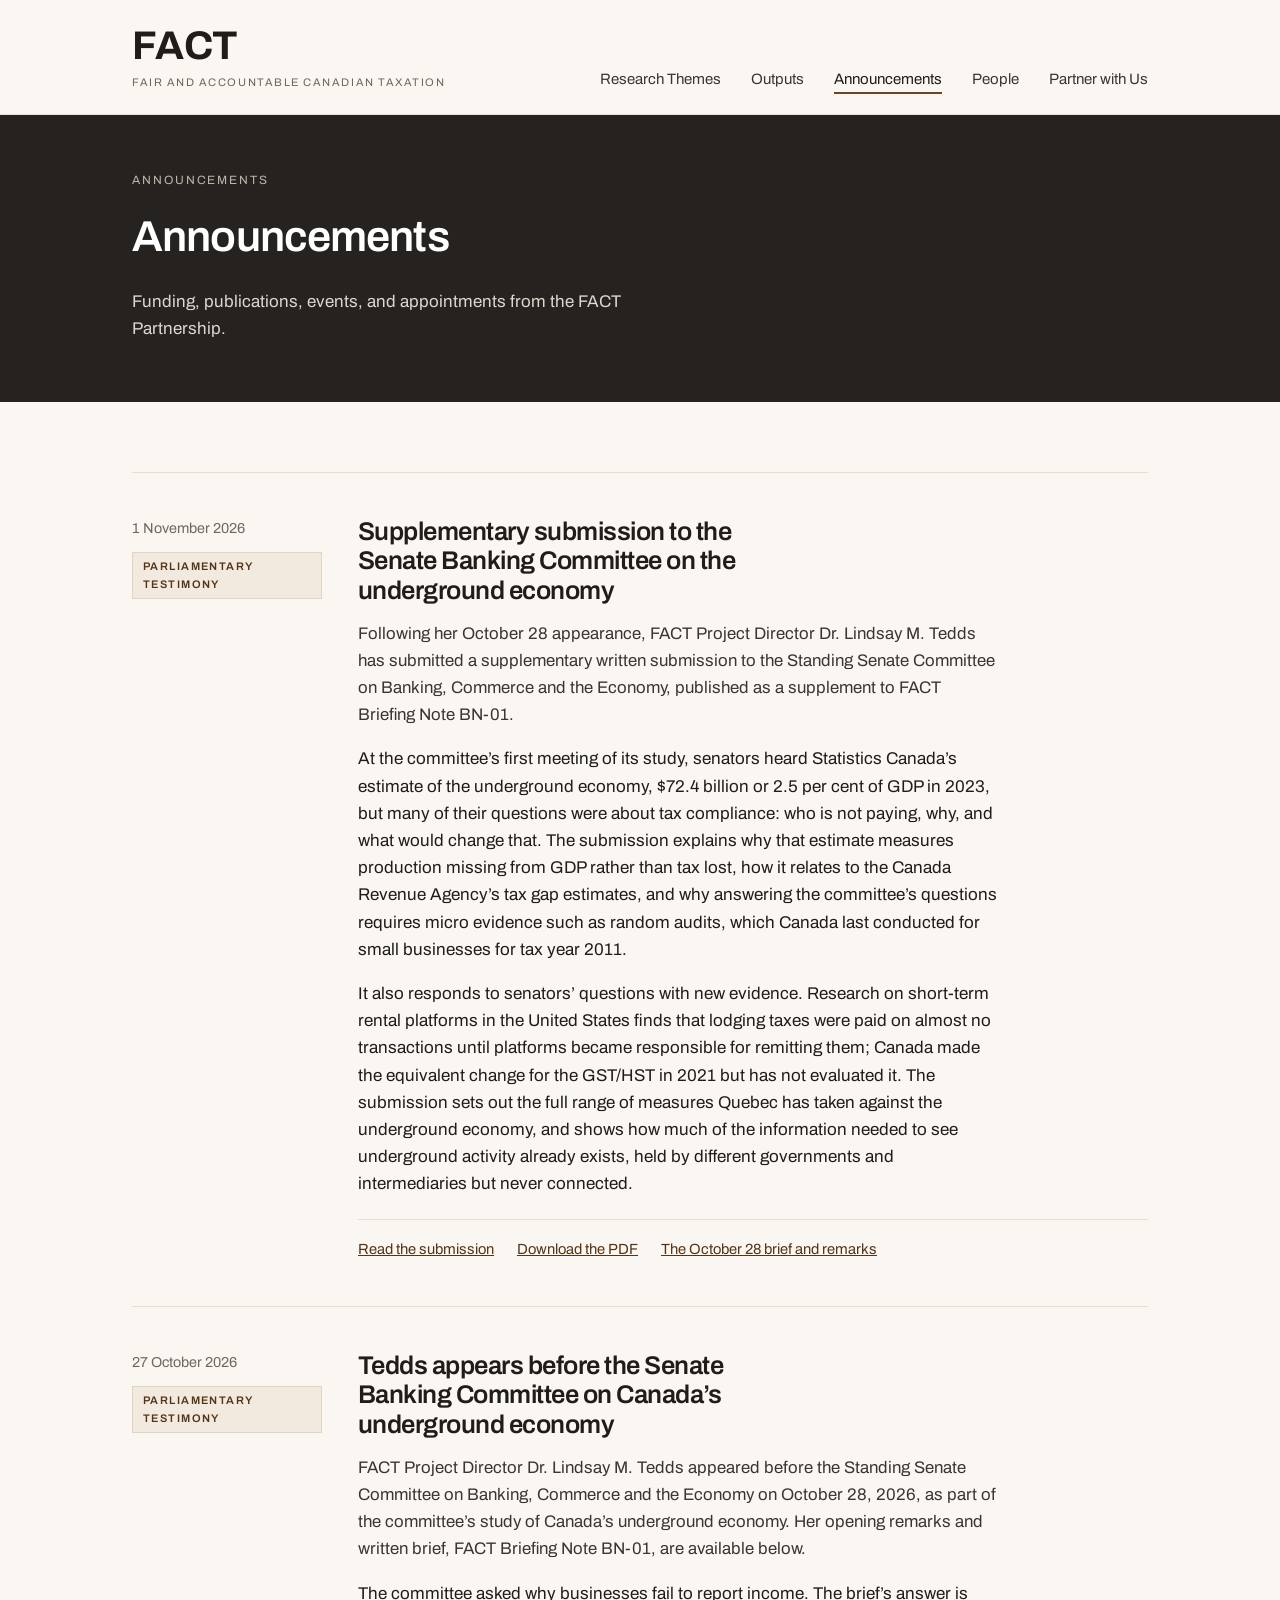
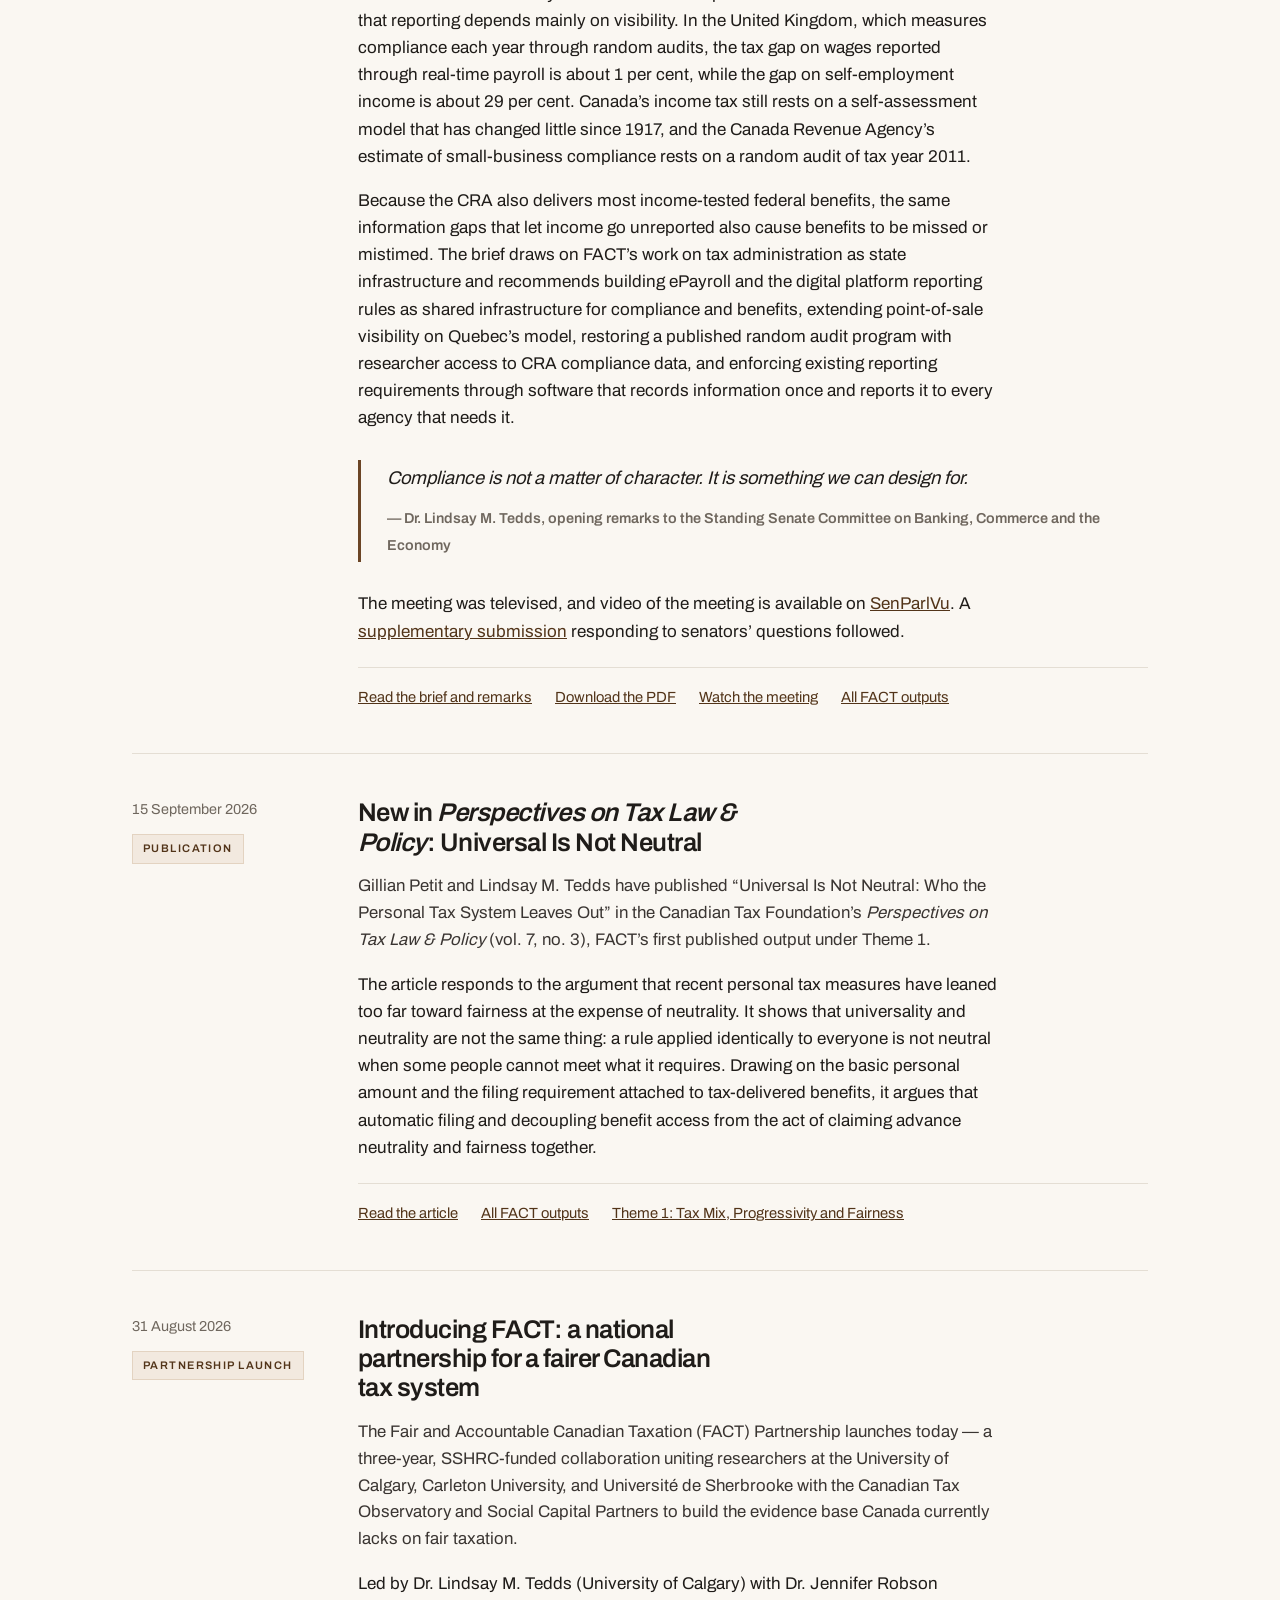
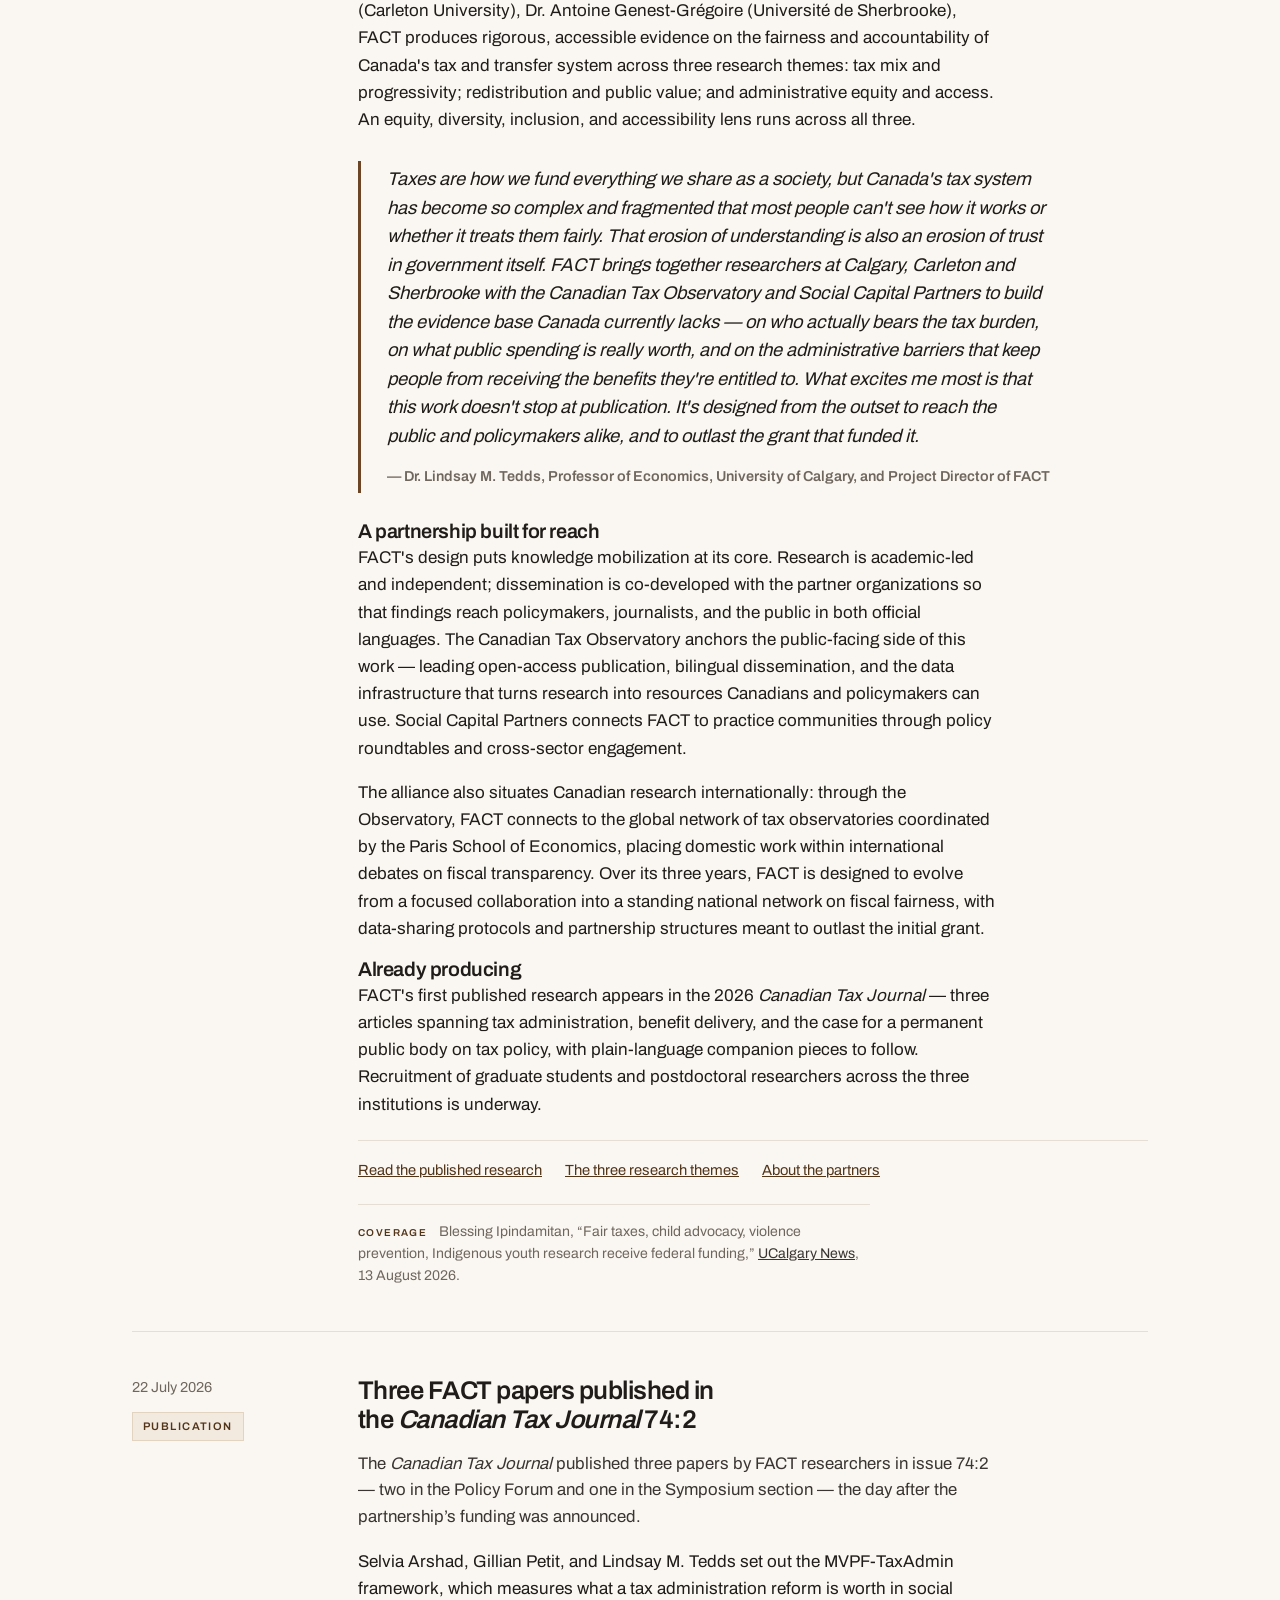
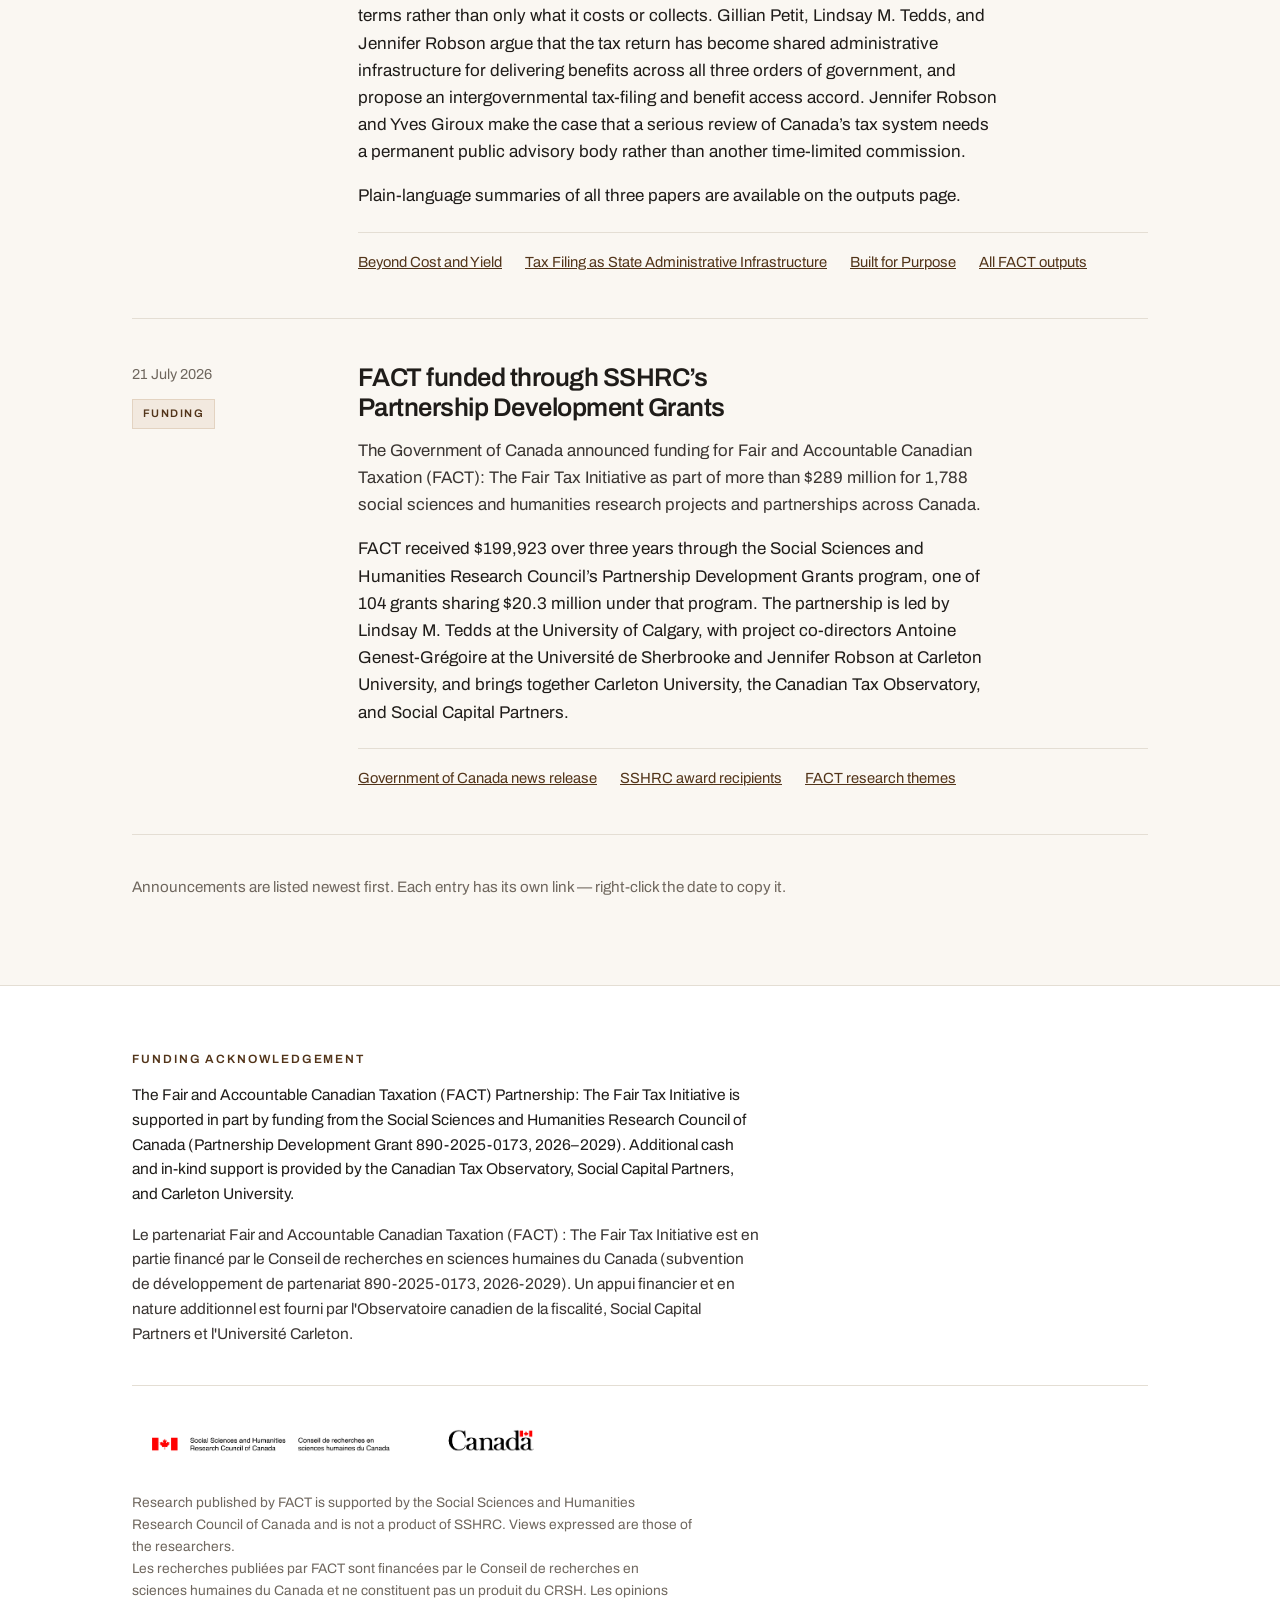
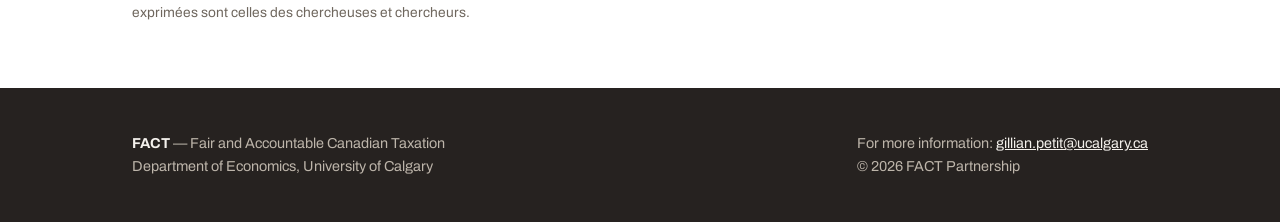
<file: announcements.html>
<!DOCTYPE html>
<html lang="en">
<head>
<meta charset="utf-8">
<meta name="viewport" content="width=device-width, initial-scale=1">
<title>Announcements — News from the FACT Partnership</title>

<meta name="description" content="Funding, publications, events, and appointments from the Fair and Accountable Canadian Taxation (FACT) Partnership, a SSHRC-funded research collaboration.">
<meta name="keywords" content="FACT Partnership news, SSHRC Partnership Development Grant, tax fairness Canada, Canadian Tax Observatory, Social Capital Partners, Lindsay Tedds">
<link rel="canonical" href="https://factpartnership.ca/announcements.html">
<meta name="robots" content="index, follow">
<meta name="theme-color" content="#262220">
<meta name="author" content="Lindsay M. Tedds">
<meta property="og:type" content="website">
<meta property="og:title" content="Announcements — FACT Partnership">
<meta property="og:description" content="Funding, publications, events, and appointments from the Fair and Accountable Canadian Taxation (FACT) Partnership, a SSHRC-funded research collaboration.">
<meta property="og:url" content="https://factpartnership.ca/announcements.html">
<meta property="og:site_name" content="FACT Partnership">
<meta property="og:image" content="https://factpartnership.ca/fact-social-card.png">
<meta property="og:image:width" content="1200">
<meta property="og:image:height" content="630">
<meta property="og:image:alt" content="FACT — Fair and Accountable Canadian Taxation">
<meta property="og:locale" content="en_CA">
<meta name="twitter:card" content="summary_large_image">
<meta name="twitter:title" content="Announcements — FACT Partnership">
<meta name="twitter:description" content="Funding, publications, events, and appointments from the Fair and Accountable Canadian Taxation (FACT) Partnership, a SSHRC-funded research collaboration.">
<meta name="twitter:image" content="https://factpartnership.ca/fact-social-card.png">
<meta name="twitter:image:alt" content="FACT — Fair and Accountable Canadian Taxation">

<link rel="icon" href="data:image/svg+xml,%3Csvg xmlns='http://www.w3.org/2000/svg' viewBox='0 0 64 64'%3E%3Crect width='64' height='64' fill='%23262220'/%3E%3Ctext x='32' y='45' font-family='Georgia,serif' font-size='38' font-weight='700' fill='%23f7f4ef' text-anchor='middle'%3EF%3C/text%3E%3C/svg%3E">




<style>
/* latin */
@font-face {
  font-family: 'Archivo';
  font-style: normal;
  font-weight: 400;
  font-stretch: 100%;
  font-display: swap;
  src: url([data-uri]) format('woff2');
  unicode-range: U+0000-00FF, U+0131, U+0152-0153, U+02BB-02BC, U+02C6, U+02DA, U+02DC, U+0304, U+0308, U+0329, U+2000-206F, U+20AC, U+2122, U+2191, U+2193, U+2212, U+2215, U+FEFF, U+FFFD;
}
/* latin */
@font-face {
  font-family: 'Archivo';
  font-style: normal;
  font-weight: 500;
  font-stretch: 100%;
  font-display: swap;
  src: url([data-uri]) format('woff2');
  unicode-range: U+0000-00FF, U+0131, U+0152-0153, U+02BB-02BC, U+02C6, U+02DA, U+02DC, U+0304, U+0308, U+0329, U+2000-206F, U+20AC, U+2122, U+2191, U+2193, U+2212, U+2215, U+FEFF, U+FFFD;
}
/* latin */
@font-face {
  font-family: 'Archivo';
  font-style: normal;
  font-weight: 600;
  font-stretch: 100%;
  font-display: swap;
  src: url([data-uri]) format('woff2');
  unicode-range: U+0000-00FF, U+0131, U+0152-0153, U+02BB-02BC, U+02C6, U+02DA, U+02DC, U+0304, U+0308, U+0329, U+2000-206F, U+20AC, U+2122, U+2191, U+2193, U+2212, U+2215, U+FEFF, U+FFFD;
}
/* latin */
@font-face {
  font-family: 'Archivo';
  font-style: normal;
  font-weight: 700;
  font-stretch: 100%;
  font-display: swap;
  src: url([data-uri]) format('woff2');
  unicode-range: U+0000-00FF, U+0131, U+0152-0153, U+02BB-02BC, U+02C6, U+02DA, U+02DC, U+0304, U+0308, U+0329, U+2000-206F, U+20AC, U+2122, U+2191, U+2193, U+2212, U+2215, U+FEFF, U+FFFD;
}

</style>
<style>
/* FACT Partnership — factpartnership.ca
   Shared stylesheet. Colours and type live in :root below. */

:root{
  --ink:#262220;
  --ink-soft:#3a3532;
  --paper:#faf7f2;
  --card:#ffffff;
  --border:#e4ded4;
  --bronze:#6b4526;
  --bronze-dark:#523419;
  --text:#1f1c19;
  --muted:#6f675e;
  --on-dark:#f4f1ec;
  --on-dark-muted:#bdb5aa;
  --maxw:1080px;
}

*{box-sizing:border-box;}
html{scroll-behavior:smooth;}
body{
  margin:0;
  background:var(--paper);
  color:var(--text);
  font-family:'Archivo','Helvetica Neue',Arial,sans-serif;
  font-size:17px;
  line-height:1.6;
  -webkit-font-smoothing:antialiased;
}
h1,h2,h3{margin:0;font-weight:600;letter-spacing:-0.02em;line-height:1.15;}
p{margin:0 0 1em;}
a{color:var(--bronze-dark);}
a:focus-visible,button:focus-visible{outline:3px solid var(--bronze);outline-offset:3px;}

.wrap{max-width:var(--maxw);margin:0 auto;padding:0 32px;}

.skip{position:absolute;left:-9999px;}
.skip:focus{left:16px;top:16px;z-index:99;background:var(--card);padding:10px 16px;border:2px solid var(--bronze);}

/* ---------- Header ---------- */
.site-header{background:var(--paper);border-bottom:1px solid var(--border);}
.header-inner{display:flex;align-items:flex-end;justify-content:space-between;gap:24px;padding-top:26px;padding-bottom:22px;flex-wrap:wrap;}
.wordmark{display:block;text-decoration:none;color:var(--text);}
.wordmark .mark{font-size:40px;font-weight:700;letter-spacing:0.01em;line-height:1;}
.wordmark .expand{display:block;margin-top:7px;font-size:11px;letter-spacing:0.14em;text-transform:uppercase;color:var(--muted);}
nav ul{display:flex;gap:30px;list-style:none;margin:0;padding:0;flex-wrap:wrap;}
nav a{font-size:15px;color:var(--ink-soft);text-decoration:none;padding-bottom:5px;border-bottom:2px solid transparent;}
nav a:hover{border-bottom-color:var(--bronze);}
nav a.active{border-bottom-color:var(--bronze);color:var(--text);}

/* ---------- Hero ---------- */
.hero{background:var(--ink);color:var(--on-dark);padding:76px 0 82px;}
.hero--page{padding:56px 0 60px;}
.eyebrow{font-size:12px;letter-spacing:0.16em;text-transform:uppercase;color:var(--on-dark-muted);margin:0 0 22px;}
.hero h1{font-size:clamp(2.1rem,5.2vw,3.35rem);max-width:16ch;color:#fff;}
.hero--page h1{font-size:clamp(1.9rem,4.4vw,2.7rem);}
.hero .lede{margin:26px 0 34px;max-width:56ch;font-size:1.06rem;color:#ddd7ce;}
.hero--page .lede{margin-bottom:0;}
.btn{
  display:inline-block;background:var(--bronze);color:#fff;text-decoration:none;
  padding:14px 26px;font-size:15px;font-weight:500;border:1px solid var(--bronze);
  transition:background .18s ease;
}
.btn:hover{background:var(--bronze-dark);}

/* ---------- Cards row ---------- */
.card-row{display:grid;grid-template-columns:1fr 1fr;gap:26px;margin:-46px 0 0;position:relative;}
.card{
  background:var(--card);border:1px solid var(--border);border-top:4px solid var(--bronze);
  padding:26px 28px 28px;text-decoration:none;color:inherit;display:block;
}
.card h3{font-size:1.15rem;margin-bottom:8px;}
.card p{margin:0;color:var(--muted);font-size:0.95rem;}
a.card:hover{border-color:var(--bronze);}

/* ---------- Sections ---------- */
section{padding:70px 0;}
.section-label{font-size:12px;letter-spacing:0.16em;text-transform:uppercase;color:var(--bronze-dark);margin:0 0 14px;font-weight:600;}
h2{font-size:clamp(1.6rem,3.4vw,2.1rem);margin-bottom:20px;}
.measure{max-width:62ch;}
hr.rule{border:0;border-top:1px solid var(--border);margin:0;}

/* Themes */
.themes{display:grid;grid-template-columns:repeat(3,1fr);gap:26px;margin-top:34px;}
.theme{background:var(--card);border:1px solid var(--border);padding:26px 24px 28px;}
.theme .num{font-size:12px;letter-spacing:0.16em;color:var(--bronze-dark);font-weight:600;display:block;margin-bottom:12px;}
.theme h3{font-size:1.1rem;margin-bottom:10px;}
.theme p{font-size:0.95rem;color:var(--ink-soft);}
.theme .lead{font-size:0.85rem;color:var(--muted);margin:0;padding-top:14px;border-top:1px solid var(--border);}

/* Outputs */
.output{padding:24px 0;border-top:1px solid var(--border);display:grid;grid-template-columns:150px 1fr;gap:24px;}
.output:last-of-type{border-bottom:1px solid var(--border);}
.output .meta{font-size:0.85rem;color:var(--muted);letter-spacing:0.03em;}
.output h3{font-size:1.02rem;font-weight:500;line-height:1.4;margin-bottom:6px;}
.output .authors{font-size:0.9rem;color:var(--muted);margin:0;}

/* People */
.people{display:grid;grid-template-columns:repeat(2,1fr);gap:0 40px;margin-top:26px;}
.person{padding:20px 0;border-bottom:1px solid var(--border);}
.person .name{font-weight:600;}
.person .role{font-size:0.9rem;color:var(--muted);}

/* Partners */
.partners{display:grid;grid-template-columns:repeat(2,1fr);gap:26px;margin-top:32px;}
.partner{background:var(--card);border:1px solid var(--border);padding:26px 26px 28px;}
.partner .kind{font-size:11px;letter-spacing:0.14em;text-transform:uppercase;color:var(--bronze-dark);font-weight:600;display:block;margin-bottom:10px;}
.partner h3{font-size:1.05rem;margin-bottom:8px;}
.partner p{font-size:0.93rem;color:var(--ink-soft);margin-bottom:12px;}
.partner a{font-size:0.9rem;}
.affil{margin-top:30px;font-size:0.93rem;color:var(--muted);}

/* ---------- Announcements ---------- */
.entry{
  padding:44px 0;
  border-bottom:1px solid var(--border);
  display:grid;
  grid-template-columns:190px 1fr;
  gap:36px;
  scroll-margin-top:24px;
}
.entry:first-of-type{border-top:1px solid var(--border);}
.entry-meta .date{font-size:0.9rem;color:var(--muted);display:block;margin-bottom:12px;}
.tag{
  display:inline-block;font-size:11px;letter-spacing:0.13em;text-transform:uppercase;
  font-weight:600;color:var(--bronze-dark);background:#f2e9df;
  border:1px solid #e3d3c1;padding:5px 10px;
}
.entry-body h2{font-size:clamp(1.3rem,2.6vw,1.6rem);margin-bottom:16px;max-width:26ch;}
.entry-body .standfirst{font-size:1.05rem;color:var(--ink-soft);}
.entry-body p{max-width:64ch;}
.entry-body ul{max-width:64ch;padding-left:20px;margin:0 0 1em;}
.entry-body li{margin-bottom:8px;}
.entry-coverage{margin:22px 0 0;padding-top:16px;border-top:1px solid var(--border);font-size:0.88rem;color:var(--muted);line-height:1.55;}
.entry-coverage .cov-label{display:inline-block;font-size:10px;letter-spacing:0.14em;text-transform:uppercase;color:var(--bronze-dark);font-weight:600;margin-right:9px;}
.entry-coverage a{color:var(--ink-soft);}
.entry-links{margin-top:22px;padding-top:18px;border-top:1px solid var(--border);font-size:0.92rem;}
.entry-links a{margin-right:20px;}
.entry-note{
  margin-top:26px;padding:18px 20px;background:var(--card);
  border:1px solid var(--border);border-left:3px solid var(--bronze);
  font-size:0.92rem;color:var(--ink-soft);
}
.entry-note p:last-child{margin-bottom:0;}
.empty-note{margin-top:40px;color:var(--muted);font-size:0.95rem;}

/* ---------- Research page ---------- */
.tblock{
  padding:56px 0;
  border-top:1px solid var(--border);
  display:grid;
  grid-template-columns:190px 1fr;
  gap:36px;
  scroll-margin-top:24px;
}
.tblock-meta .num{
  display:block;font-size:12px;letter-spacing:0.16em;text-transform:uppercase;
  color:var(--bronze-dark);font-weight:600;margin-bottom:16px;
}
.tblock-meta .lead-name{display:block;font-size:0.92rem;font-weight:600;line-height:1.4;}
.tblock-meta .lead-affil{font-weight:400;color:var(--muted);font-size:0.87rem;}
.tblock-body h2{font-size:clamp(1.4rem,2.9vw,1.85rem);margin-bottom:16px;max-width:22ch;}
.tblock-body p{max-width:64ch;}
.tblock-body .standfirst{font-size:1.05rem;color:var(--ink-soft);}
.sub-label{
  font-size:11px;letter-spacing:0.15em;text-transform:uppercase;font-weight:600;
  color:var(--bronze-dark);margin:32px 0 10px;
}

.projects{margin-top:4px;}
.project{
  display:grid;grid-template-columns:118px 1fr;gap:20px;
  padding:18px 0;border-top:1px solid var(--border);
}
.project:last-child{border-bottom:1px solid var(--border);}
.project strong{display:block;font-weight:600;margin-bottom:5px;}
.project p{margin:0;font-size:0.94rem;color:var(--ink-soft);max-width:60ch;}
.status{
  display:inline-block;align-self:start;font-size:10px;letter-spacing:0.12em;
  text-transform:uppercase;font-weight:600;padding:4px 9px;white-space:nowrap;
}
.status--active{color:#4a5c2f;background:#eef2e4;border:1px solid #dbe3ca;}
.status--dev{color:var(--muted);background:#f1ede7;border:1px solid var(--border);}

@media (max-width:820px){
  .tblock{grid-template-columns:1fr;gap:14px;padding:38px 0;}
  .project{grid-template-columns:1fr;gap:8px;}
}

/* ---------- Funding / acknowledgement ---------- */
.funding{background:#fff;border-top:1px solid var(--border);padding:64px 0;}
.ack-msg{max-width:70ch;font-size:0.97rem;}
.ack-msg.fr{color:var(--ink-soft);}
.sig-area{margin:38px 0 0;padding:34px 0 0;border-top:1px solid var(--border);}
.sig-area img{display:block;width:100%;max-width:420px;height:auto;}
.sig-note{margin:22px 0 0;font-size:0.86rem;color:var(--muted);max-width:70ch;}

/* ---------- Footer ---------- */
footer{background:var(--ink);color:var(--on-dark-muted);padding:44px 0;font-size:0.9rem;}
footer a{color:var(--on-dark);}
.foot-inner{display:flex;justify-content:space-between;gap:24px;flex-wrap:wrap;}

@media (max-width:820px){
  .card-row,.themes,.partners,.people{grid-template-columns:1fr;}
  .card-row{margin-top:-34px;gap:18px;}
  .output{grid-template-columns:1fr;gap:8px;}
  .entry{grid-template-columns:1fr;gap:16px;padding:34px 0;}
  .header-inner{align-items:flex-start;}
  section{padding:52px 0;}
  .wrap{padding:0 22px;}
}
@media (prefers-reduced-motion:reduce){
  html{scroll-behavior:auto;}
  *{transition:none !important;}
}


.entry-quote{margin:28px 0;padding:4px 0 4px 26px;border-left:3px solid var(--bronze);}
.entry-quote p{font-size:1.15rem;line-height:1.55;color:var(--text);font-style:italic;max-width:60ch;margin:0 0 12px;}
.entry-quote cite{font-style:normal;font-size:0.9rem;color:var(--muted);font-weight:600;}
</style>

<script type="application/ld+json">
{
  "@context": "https://schema.org",
  "@type": "NewsArticle",
  "headline": "New in Perspectives on Tax Law & Policy: Universal Is Not Neutral",
  "datePublished": "2026-09-15",
  "dateModified": "2026-09-15",
  "url": "https://factpartnership.ca/announcements.html#universal-not-neutral-2026-09-15",
  "mainEntityOfPage": "https://factpartnership.ca/announcements.html#universal-not-neutral-2026-09-15",
  "image": "https://factpartnership.ca/fact-social-card.png",
  "author": {
    "@type": "Organization",
    "name": "FACT Partnership",
    "url": "https://factpartnership.ca/"
  },
  "publisher": {
    "@type": "Organization",
    "name": "FACT Partnership",
    "url": "https://factpartnership.ca/"
  },
  "about": [
    "personal income tax",
    "tax neutrality",
    "automatic tax filing",
    "Canada"
  ]
}
</script>
<script type="application/ld+json">
{
  "@context": "https://schema.org",
  "@type": "NewsArticle",
  "headline": "Supplementary submission to the Senate Banking Committee on the underground economy",
  "datePublished": "2026-11-01",
  "dateModified": "2026-11-01",
  "url": "https://factpartnership.ca/announcements.html#senate-banc-supplement-2026-11-01",
  "mainEntityOfPage": "https://factpartnership.ca/announcements.html#senate-banc-supplement-2026-11-01",
  "image": "https://factpartnership.ca/fact-social-card.png",
  "author": {
    "@type": "Organization",
    "name": "FACT Partnership",
    "url": "https://factpartnership.ca/"
  },
  "publisher": {
    "@type": "Organization",
    "name": "FACT Partnership",
    "url": "https://factpartnership.ca/"
  },
  "about": [
    "underground economy",
    "tax gap",
    "tax compliance",
    "Senate of Canada"
  ]
}
</script>
<script type="application/ld+json">
{
  "@context": "https://schema.org",
  "@type": "NewsArticle",
  "headline": "Tedds appears before the Senate Banking Committee on Canada's underground economy",
  "datePublished": "2026-10-27",
  "dateModified": "2026-11-01",
  "url": "https://factpartnership.ca/announcements.html#senate-banc-2026-10-28",
  "mainEntityOfPage": "https://factpartnership.ca/announcements.html#senate-banc-2026-10-28",
  "image": "https://factpartnership.ca/fact-social-card.png",
  "author": {
    "@type": "Organization",
    "name": "FACT Partnership",
    "url": "https://factpartnership.ca/"
  },
  "publisher": {
    "@type": "Organization",
    "name": "FACT Partnership",
    "url": "https://factpartnership.ca/"
  },
  "about": [
    "underground economy",
    "tax administration",
    "tax compliance",
    "Senate of Canada"
  ]
}
</script>
<script type="application/ld+json">
{
  "@context": "https://schema.org",
  "@type": "NewsArticle",
  "headline": "Three FACT papers published in the Canadian Tax Journal 74:2",
  "datePublished": "2026-07-22",
  "dateModified": "2026-07-22",
  "url": "https://factpartnership.ca/announcements.html#ctj-74-2-2026-07-22",
  "mainEntityOfPage": "https://factpartnership.ca/announcements.html#ctj-74-2-2026-07-22",
  "image": "https://factpartnership.ca/fact-social-card.png",
  "author": {
    "@type": "Organization",
    "name": "FACT Partnership",
    "url": "https://factpartnership.ca/"
  },
  "publisher": {
    "@type": "Organization",
    "name": "FACT Partnership",
    "url": "https://factpartnership.ca/"
  },
  "about": [
    "tax administration",
    "tax-delivered benefits",
    "tax reform",
    "Canada"
  ]
}
</script>
<script type="application/ld+json">
{
  "@context": "https://schema.org",
  "@type": "NewsArticle",
  "headline": "FACT funded through SSHRC's Partnership Development Grants",
  "datePublished": "2026-07-21",
  "dateModified": "2026-07-21",
  "url": "https://factpartnership.ca/announcements.html#sshrc-pdg-2026-07-21",
  "mainEntityOfPage": "https://factpartnership.ca/announcements.html#sshrc-pdg-2026-07-21",
  "image": "https://factpartnership.ca/fact-social-card.png",
  "author": {
    "@type": "Organization",
    "name": "FACT Partnership",
    "url": "https://factpartnership.ca/"
  },
  "publisher": {
    "@type": "Organization",
    "name": "FACT Partnership",
    "url": "https://factpartnership.ca/"
  },
  "about": [
    "research funding",
    "SSHRC",
    "tax policy",
    "Canada"
  ]
}
</script>
<script type="application/ld+json">
{
  "@context": "https://schema.org",
  "@type": "BreadcrumbList",
  "itemListElement": [
    {
      "@type": "ListItem",
      "position": 1,
      "name": "Home",
      "item": "https://factpartnership.ca/"
    },
    {
      "@type": "ListItem",
      "position": 2,
      "name": "Announcements",
      "item": "https://factpartnership.ca/announcements.html"
    }
  ]
}
</script>
<script type="application/ld+json">
{
  "@context": "https://schema.org",
  "@type": "NewsArticle",
  "headline": "Introducing FACT: a national partnership for a fairer Canadian tax system",
  "datePublished": "2026-08-31",
  "dateModified": "2026-08-31",
  "url": "https://factpartnership.ca/announcements.html#launch-2026-08-31",
  "mainEntityOfPage": "https://factpartnership.ca/announcements.html#launch-2026-08-31",
  "image": "https://factpartnership.ca/fact-social-card.png",
  "author": {
    "@type": "Organization",
    "name": "FACT Partnership",
    "url": "https://factpartnership.ca/"
  },
  "publisher": {
    "@type": "Organization",
    "name": "FACT Partnership",
    "url": "https://factpartnership.ca/"
  },
  "about": [
    "tax policy",
    "tax administration",
    "public finance",
    "Canada"
  ]
}
</script>
</head>
<body>

<a class="skip" href="#main">Skip to main content</a>

<header class="site-header">
  <div class="wrap header-inner">
    <a class="wordmark" href="index.html">
      <span class="mark">FACT</span>
      <span class="expand">Fair and Accountable Canadian Taxation</span>
    </a>
    <nav aria-label="Main">
      <ul>
        <li><a href="research.html">Research Themes</a></li>
        <li><a href="outputs.html">Outputs</a></li>
        <li><a href="announcements.html" class="active" aria-current="page">Announcements</a></li>
        <li><a href="people.html">People</a></li>
        <li><a href="partner.html">Partner with Us</a></li>
      </ul>
    </nav>
  </div>
</header>

<main id="main">

  <div class="hero hero--page">
    <div class="wrap">
      <p class="eyebrow">Announcements</p>
      <h1>Announcements</h1>
      <p class="lede">Funding, publications, events, and appointments from the FACT Partnership.</p>
    </div>
  </div>

  <section>
    <div class="wrap">

      <!-- ============ ENTRY: copy this whole <article> block to add a new announcement ============ -->
      <article class="entry" id="senate-banc-supplement-2026-11-01">
        <div class="entry-meta">
          <span class="date">1 November 2026</span>
          <span class="tag">Parliamentary testimony</span>
        </div>
        <div class="entry-body">
          <h2>Supplementary submission to the Senate Banking Committee on the underground economy</h2>

          <p class="standfirst">Following her October 28 appearance, FACT Project Director Dr. Lindsay M. Tedds has submitted a supplementary written submission to the Standing Senate Committee on Banking, Commerce and the Economy, published as a supplement to FACT Briefing Note BN-01.</p>

          <p>At the committee&rsquo;s first meeting of its study, senators heard Statistics Canada&rsquo;s estimate of the underground economy, $72.4 billion or 2.5 per cent of GDP in 2023, but many of their questions were about tax compliance: who is not paying, why, and what would change that. The submission explains why that estimate measures production missing from GDP rather than tax lost, how it relates to the Canada Revenue Agency&rsquo;s tax gap estimates, and why answering the committee&rsquo;s questions requires micro evidence such as random audits, which Canada last conducted for small businesses for tax year 2011.</p>

          <p>It also responds to senators&rsquo; questions with new evidence. Research on short-term rental platforms in the United States finds that lodging taxes were paid on almost no transactions until platforms became responsible for remitting them; Canada made the equivalent change for the GST/HST in 2021 but has not evaluated it. The submission sets out the full range of measures Quebec has taken against the underground economy, and shows how much of the information needed to see underground activity already exists, held by different governments and intermediaries but never connected.</p>

          <div class="entry-links">
            <a href="fact-bn-01-supplement-en.html">Read the submission</a>
            <a href="fact-bn-01-supplement-en.pdf">Download the PDF</a>
            <a href="#senate-banc-2026-10-28">The October 28 brief and remarks</a>
          </div>
        </div>
      </article>
      <!-- ============ END ENTRY ============ -->

      <!-- ============ ENTRY: copy this whole <article> block to add a new announcement ============ -->
      <article class="entry" id="senate-banc-2026-10-28">
        <div class="entry-meta">
          <span class="date">27 October 2026</span>
          <span class="tag">Parliamentary testimony</span>
        </div>
        <div class="entry-body">
          <h2>Tedds appears before the Senate Banking Committee on Canada&rsquo;s underground economy</h2>

          <p class="standfirst">FACT Project Director Dr. Lindsay M. Tedds appeared before the Standing Senate Committee on Banking, Commerce and the Economy on October 28, 2026, as part of the committee&rsquo;s study of Canada&rsquo;s underground economy. Her opening remarks and written brief, FACT Briefing Note BN-01, are available below.</p>

          <p>The committee asked why businesses fail to report income. The brief&rsquo;s answer is that reporting depends mainly on visibility. In the United Kingdom, which measures compliance each year through random audits, the tax gap on wages reported through real-time payroll is about 1 per cent, while the gap on self-employment income is about 29 per cent. Canada&rsquo;s income tax still rests on a self-assessment model that has changed little since 1917, and the Canada Revenue Agency&rsquo;s estimate of small-business compliance rests on a random audit of tax year 2011.</p>

          <p>Because the CRA also delivers most income-tested federal benefits, the same information gaps that let income go unreported also cause benefits to be missed or mistimed. The brief draws on FACT&rsquo;s work on tax administration as state infrastructure and recommends building ePayroll and the digital platform reporting rules as shared infrastructure for compliance and benefits, extending point-of-sale visibility on Quebec&rsquo;s model, restoring a published random audit program with researcher access to CRA compliance data, and enforcing existing reporting requirements through software that records information once and reports it to every agency that needs it.</p>

          <div class="entry-quote">
            <p>Compliance is not a matter of character. It is something we can design for.</p>
            <cite>&mdash; Dr. Lindsay M. Tedds, opening remarks to the Standing Senate Committee on Banking, Commerce and the Economy</cite>
          </div>

          <p>The meeting was televised, and video of the meeting is available on <a href="https://senparlvu.parl.gc.ca/Harmony/en/PowerBrowser/PowerBrowserV2?fk=707322&amp;globalStreamId=3" target="_blank" rel="noopener">SenParlVu</a>. A <a href="#senate-banc-supplement-2026-11-01">supplementary submission</a> responding to senators&rsquo; questions followed.</p>

          <div class="entry-links">
            <a href="fact-pb-senate-banc-en.html">Read the brief and remarks</a>
            <a href="fact-pb-senate-banc-en.pdf">Download the PDF</a>
            <a href="https://senparlvu.parl.gc.ca/Harmony/en/PowerBrowser/PowerBrowserV2?fk=707322&amp;globalStreamId=3" target="_blank" rel="noopener">Watch the meeting</a>
            <a href="outputs.html">All FACT outputs</a>
          </div>
        </div>
      </article>
      <!-- ============ END ENTRY ============ -->

      <!-- ============ ENTRY: copy this whole <article> block to add a new announcement ============ -->
      <article class="entry" id="universal-not-neutral-2026-09-15">
        <div class="entry-meta">
          <span class="date">15 September 2026</span>
          <span class="tag">Publication</span>
        </div>
        <div class="entry-body">
          <h2>New in <em>Perspectives on Tax Law &amp; Policy</em>: Universal Is Not Neutral</h2>

          <p class="standfirst">Gillian Petit and Lindsay M. Tedds have published &ldquo;Universal Is Not Neutral: Who the Personal Tax System Leaves Out&rdquo; in the Canadian Tax Foundation&rsquo;s <em>Perspectives on Tax Law &amp; Policy</em> (vol. 7, no. 3), FACT&rsquo;s first published output under Theme 1.</p>

          <p>The article responds to the argument that recent personal tax measures have leaned too far toward fairness at the expense of neutrality. It shows that universality and neutrality are not the same thing: a rule applied identically to everyone is not neutral when some people cannot meet what it requires. Drawing on the basic personal amount and the filing requirement attached to tax-delivered benefits, it argues that automatic filing and decoupling benefit access from the act of claiming advance neutrality and fairness together.</p>

          <div class="entry-links">
            <a href="https://www.ctf.ca/EN/Newsletters/Perspectives/2026/3/260306.aspx" target="_blank" rel="noopener">Read the article</a>
            <a href="outputs.html">All FACT outputs</a>
            <a href="research.html#theme-1">Theme 1: Tax Mix, Progressivity and Fairness</a>
          </div>
        </div>
      </article>
      <!-- ============ END ENTRY ============ -->

      <!-- ============ ENTRY: copy this whole <article> block to add a new announcement ============ -->
      <article class="entry" id="launch-2026-08-31">
        <div class="entry-meta">
          <span class="date">31 August 2026</span>
          <span class="tag">Partnership launch</span>
        </div>
        <div class="entry-body">
          <h2>Introducing FACT: a national partnership for a fairer Canadian tax system</h2>

          <p class="standfirst">The Fair and Accountable Canadian Taxation (FACT) Partnership launches today — a three-year, SSHRC-funded collaboration uniting researchers at the University of Calgary, Carleton University, and Université de Sherbrooke with the Canadian Tax Observatory and Social Capital Partners to build the evidence base Canada currently lacks on fair taxation.</p>

          <p>Led by Dr. Lindsay M. Tedds (University of Calgary) with Dr. Jennifer Robson (Carleton University), Dr. Antoine Genest-Grégoire (Université de Sherbrooke), FACT produces rigorous, accessible evidence on the fairness and accountability of Canada's tax and transfer system across three research themes: tax mix and progressivity; redistribution and public value; and administrative equity and access. An equity, diversity, inclusion, and accessibility lens runs across all three.</p>

          <div class="entry-quote">
            <p>Taxes are how we fund everything we share as a society, but Canada's tax system has become so complex and fragmented that most people can't see how it works or whether it treats them fairly. That erosion of understanding is also an erosion of trust in government itself. FACT brings together researchers at Calgary, Carleton and Sherbrooke with the Canadian Tax Observatory and Social Capital Partners to build the evidence base Canada currently lacks — on who actually bears the tax burden, on what public spending is really worth, and on the administrative barriers that keep people from receiving the benefits they're entitled to. What excites me most is that this work doesn't stop at publication. It's designed from the outset to reach the public and policymakers alike, and to outlast the grant that funded it.</p>
            <cite>— Dr. Lindsay M. Tedds, Professor of Economics, University of Calgary, and Project Director of FACT</cite>
          </div>

          <h3>A partnership built for reach</h3>

          <p>FACT's design puts knowledge mobilization at its core. Research is academic-led and independent; dissemination is co-developed with the partner organizations so that findings reach policymakers, journalists, and the public in both official languages. The Canadian Tax Observatory anchors the public-facing side of this work — leading open-access publication, bilingual dissemination, and the data infrastructure that turns research into resources Canadians and policymakers can use. Social Capital Partners connects FACT to practice communities through policy roundtables and cross-sector engagement.</p>

          <p>The alliance also situates Canadian research internationally: through the Observatory, FACT connects to the global network of tax observatories coordinated by the Paris School of Economics, placing domestic work within international debates on fiscal transparency. Over its three years, FACT is designed to evolve from a focused collaboration into a standing national network on fiscal fairness, with data-sharing protocols and partnership structures meant to outlast the initial grant.</p>

          <h3>Already producing</h3>

          <p>FACT's first published research appears in the 2026 <em>Canadian Tax Journal</em> — three articles spanning tax administration, benefit delivery, and the case for a permanent public body on tax policy, with plain-language companion pieces to follow. Recruitment of graduate students and postdoctoral researchers across the three institutions is underway.</p>

          <div class="entry-links">
            <a href="outputs.html">Read the published research</a>
            <a href="research.html">The three research themes</a>
            <a href="index.html#partners">About the partners</a>
          </div>

          <p class="entry-coverage"><span class="cov-label">Coverage</span> Blessing Ipindamitan, &ldquo;Fair taxes, child advocacy, violence prevention, Indigenous youth research receive federal funding,&rdquo; <a href="https://www.ucalgary.ca/news/fair-taxes-child-advocacy-violence-prevention-indigenous-youth-research-receive-federal-funding" target="_blank" rel="noopener">UCalgary News</a>, 13 August 2026.</p>
        </div>
      </article>
      <!-- ============ END ENTRY ============ -->

      <!-- ============ ENTRY: copy this whole <article> block to add a new announcement ============ -->
      <article class="entry" id="ctj-74-2-2026-07-22">
        <div class="entry-meta">
          <span class="date">22 July 2026</span>
          <span class="tag">Publication</span>
        </div>
        <div class="entry-body">
          <h2>Three FACT papers published in the <em>Canadian Tax Journal</em> 74:2</h2>
          <p class="standfirst">The <em>Canadian Tax Journal</em> published three papers by FACT researchers in issue 74:2 &mdash; two in the Policy Forum and one in the Symposium section &mdash; the day after the partnership&rsquo;s funding was announced.</p>
          <p>Selvia Arshad, Gillian Petit, and Lindsay M. Tedds set out the MVPF-TaxAdmin framework, which measures what a tax administration reform is worth in social terms rather than only what it costs or collects. Gillian Petit, Lindsay M. Tedds, and Jennifer Robson argue that the tax return has become shared administrative infrastructure for delivering benefits across all three orders of government, and propose an intergovernmental tax-filing and benefit access accord. Jennifer Robson and Yves Giroux make the case that a serious review of Canada&rsquo;s tax system needs a permanent public advisory body rather than another time-limited commission.</p>
          <p>Plain-language summaries of all three papers are available on the outputs page.</p>
          <div class="entry-links">
            <a href="https://www.ctf.ca/common/Uploaded%20files/CTJ%202026/74.3/Public/383_Public-2026CTJ2-PF-3-Arshad.pdf" target="_blank" rel="noopener">Beyond Cost and Yield</a>
            <a href="https://www.ctf.ca/common/Uploaded%20files/CTJ%202026/74.3/Public/401_Public-2026CTJ2-PF-4-Petit.pdf" target="_blank" rel="noopener">Tax Filing as State Administrative Infrastructure</a>
            <a href="https://www.ctf.ca/common/Uploaded%20files/CTJ%202026/74.3/Public/471_Public-2026CTJ2-Sym-3-Robson.pdf" target="_blank" rel="noopener">Built for Purpose</a>
            <a href="outputs.html">All FACT outputs</a>
          </div>
        </div>
      </article>
      <!-- ============ END ENTRY ============ -->
      <!-- ============ ENTRY: copy this whole <article> block to add a new announcement ============ -->
      <article class="entry" id="sshrc-pdg-2026-07-21">
        <div class="entry-meta">
          <span class="date">21 July 2026</span>
          <span class="tag">Funding</span>
        </div>
        <div class="entry-body">
          <h2>FACT funded through SSHRC&rsquo;s Partnership Development Grants</h2>
          <p class="standfirst">The Government of Canada announced funding for Fair and Accountable Canadian Taxation (FACT): The Fair Tax Initiative as part of more than $289&nbsp;million for 1,788 social sciences and humanities research projects and partnerships across Canada.</p>
          <p>FACT received $199,923 over three years through the Social Sciences and Humanities Research Council&rsquo;s Partnership Development Grants program, one of 104 grants sharing $20.3&nbsp;million under that program. The partnership is led by Lindsay M. Tedds at the University of Calgary, with project co-directors Antoine Genest-Gr&eacute;goire at the Universit&eacute; de Sherbrooke and Jennifer Robson at Carleton University, and brings together Carleton University, the Canadian Tax Observatory, and Social Capital Partners.</p>
          <div class="entry-links">
            <a href="https://www.canada.ca/en/social-sciences-humanities-research/news/2026/07/government-of-canada-invests-more-than-289-million-to-address-social-and-economic-challenges.html" target="_blank" rel="noopener">Government of Canada news release</a>
            <a href="https://sshrc-crsh.canada.ca/en/competition-results/award-recipients/2025/partnership-development-grants.aspx" target="_blank" rel="noopener">SSHRC award recipients</a>
            <a href="research.html">FACT research themes</a>
          </div>
        </div>
      </article>
      <!-- ============ END ENTRY ============ -->

      <p class="empty-note">Announcements are listed newest first. Each entry has its own link — right-click the date to copy it.</p>

    </div>
  </section>

  <div class="funding">
    <div class="wrap">
      <p class="section-label">Funding acknowledgement</p>

      <p class="ack-msg">The Fair and Accountable Canadian Taxation (FACT) Partnership: The Fair Tax Initiative is supported in part by funding from the Social Sciences and Humanities Research Council of Canada (Partnership Development Grant 890-2025-0173, 2026&ndash;2029). Additional cash and in-kind support is provided by the Canadian Tax Observatory, Social Capital Partners, and Carleton University.</p>

      <p class="ack-msg fr" lang="fr">Le partenariat Fair and Accountable Canadian Taxation (FACT)&nbsp;: The Fair Tax Initiative est en partie financé par le Conseil de recherches en sciences humaines du Canada (subvention de développement de partenariat 890-2025-0173, 2026-2029). Un appui financier et en nature additionnel est fourni par l'Observatoire canadien de la fiscalité, Social Capital Partners et l'Université Carleton.</p>

      <div class="sig-area">
        <img src="[data-uri]" alt="Social Sciences and Humanities Research Council of Canada / Conseil de recherches en sciences humaines du Canada">
        <p class="sig-note">Research published by FACT is supported by the Social Sciences and Humanities Research Council of Canada and is not a product of SSHRC. Views expressed are those of the researchers.<br><span lang="fr">Les recherches publiées par FACT sont financées par le Conseil de recherches en sciences humaines du Canada et ne constituent pas un produit du CRSH. Les opinions exprimées sont celles des chercheuses et chercheurs.</span></p>
      </div>
    </div>
  </div>

</main>

<footer>
  <div class="wrap foot-inner">
    <div>
      <strong style="color:var(--on-dark)">FACT</strong> — Fair and Accountable Canadian Taxation<br>
      Department of Economics, University of Calgary
    </div>
    <div>
      For more information: <a href="mailto:gillian.petit@ucalgary.ca">gillian.petit@ucalgary.ca</a><br>
      &copy; 2026 FACT Partnership
    </div>
  </div>
</footer>

</body>
</html>
</file>
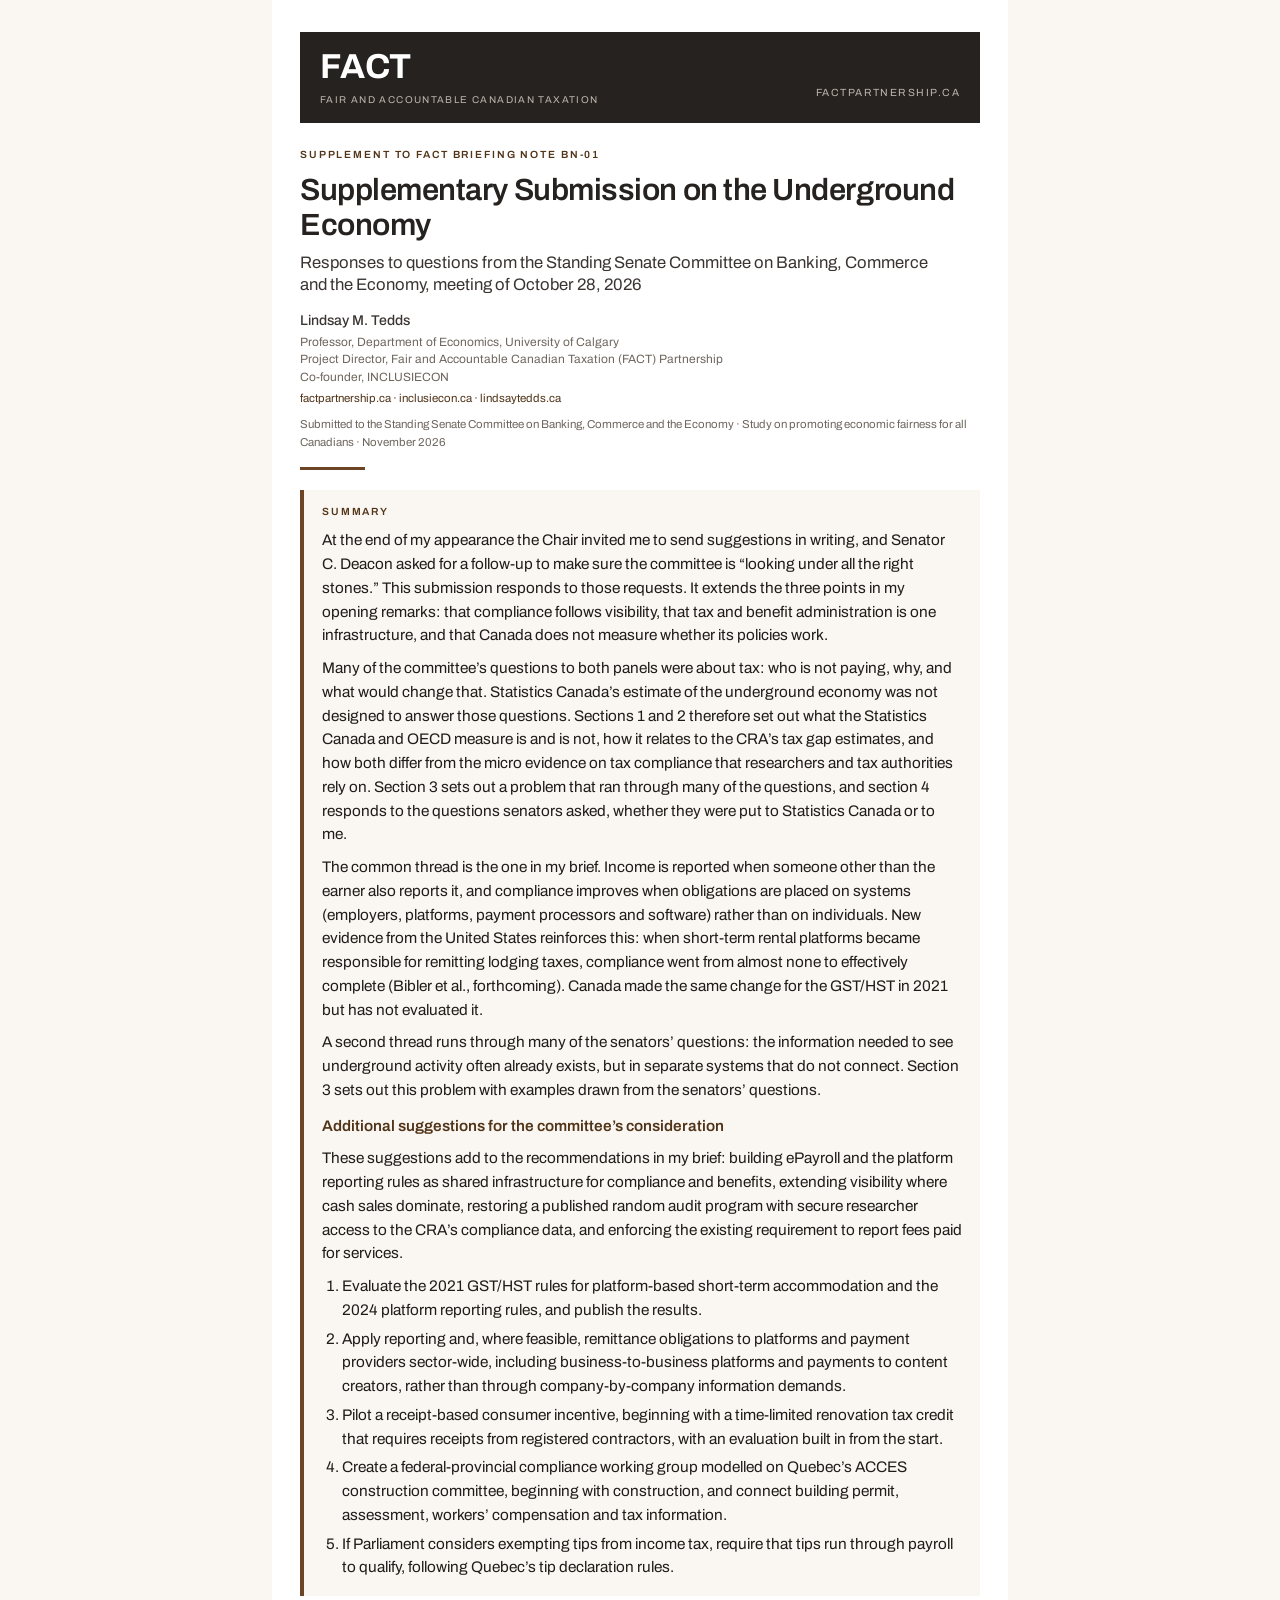
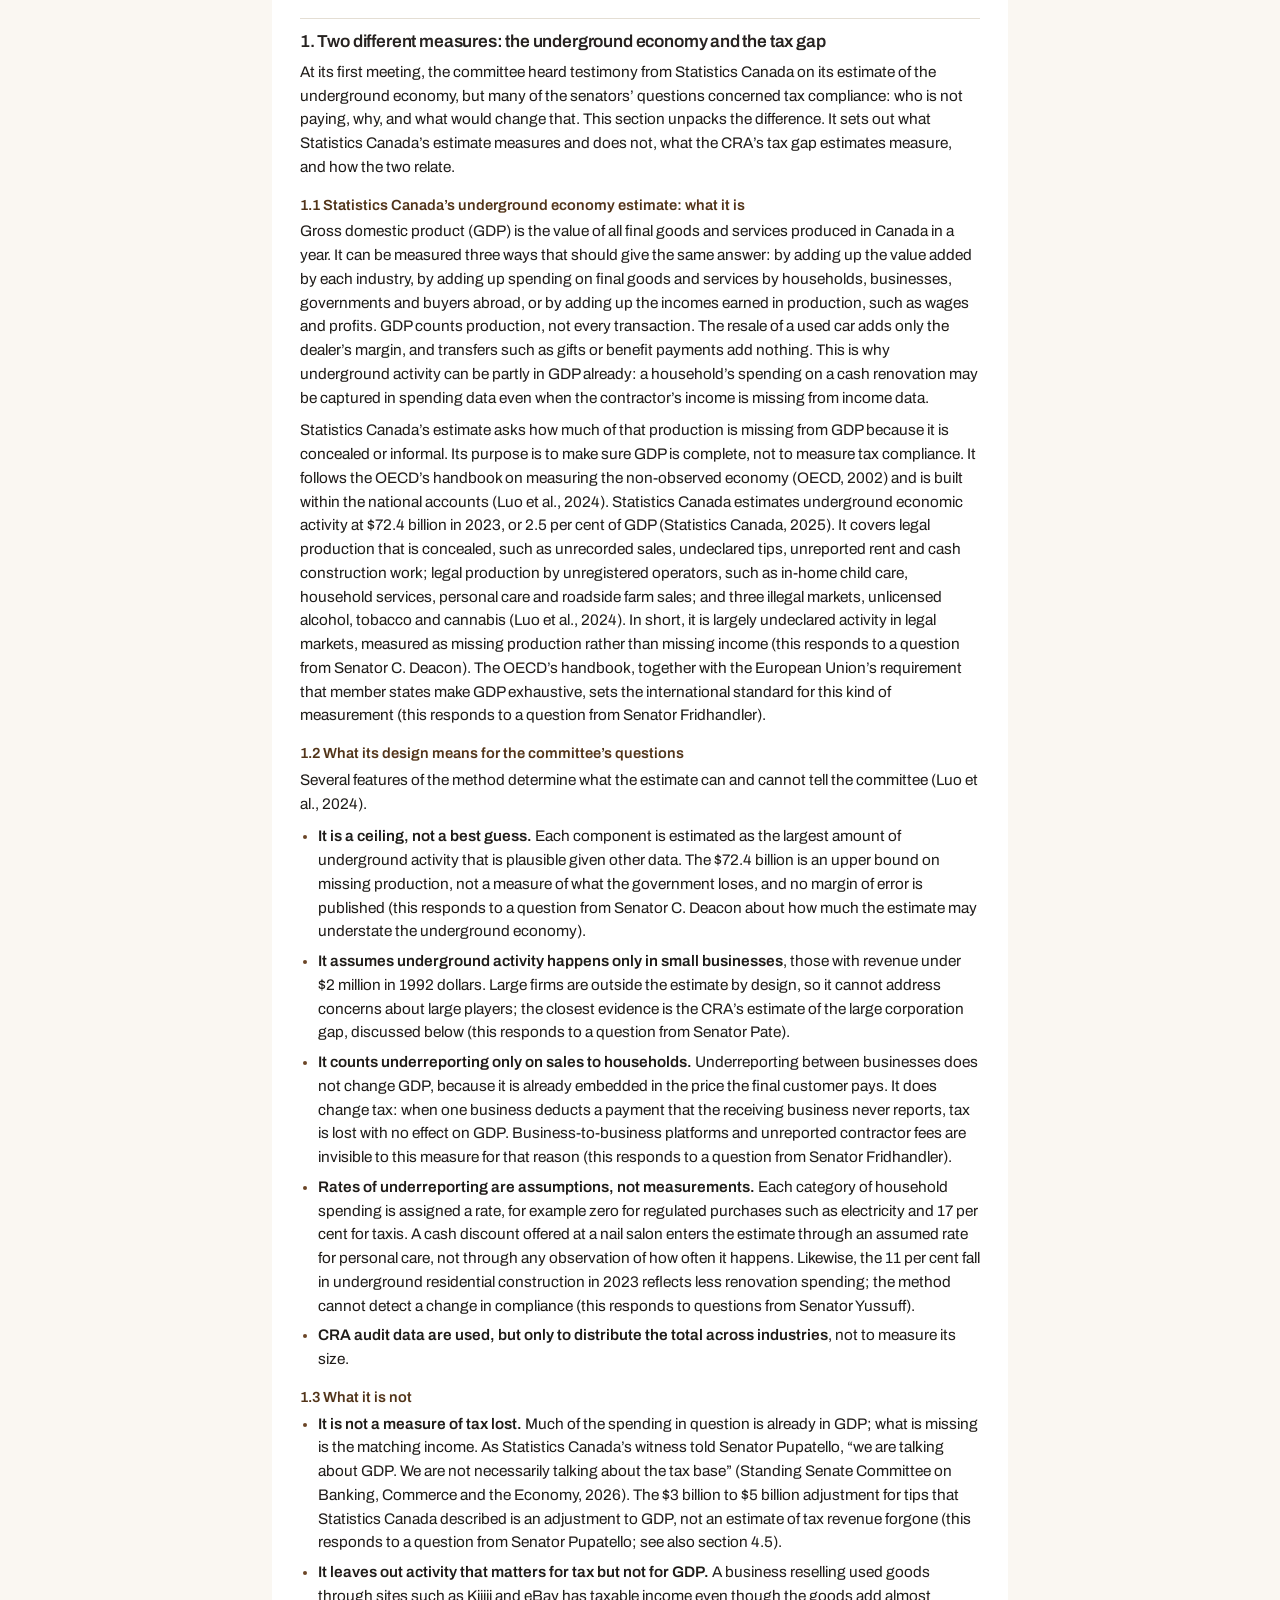
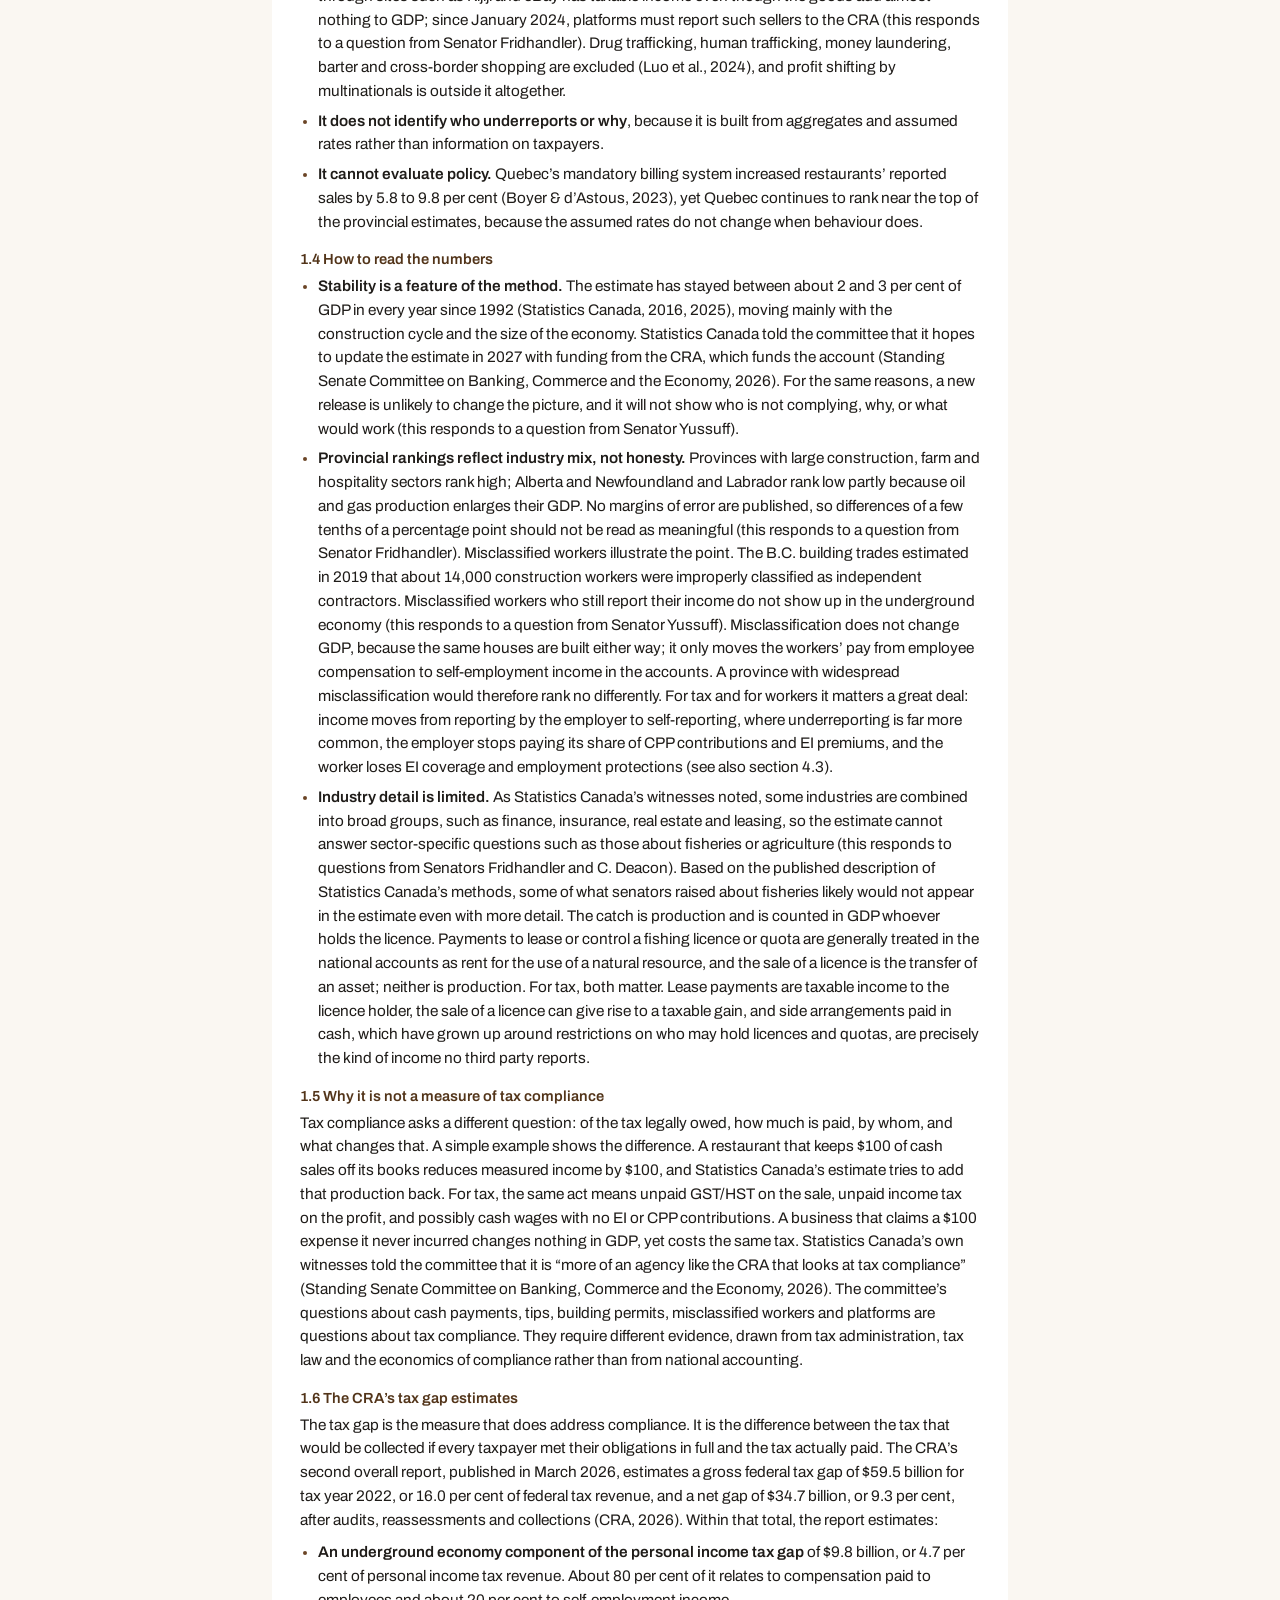
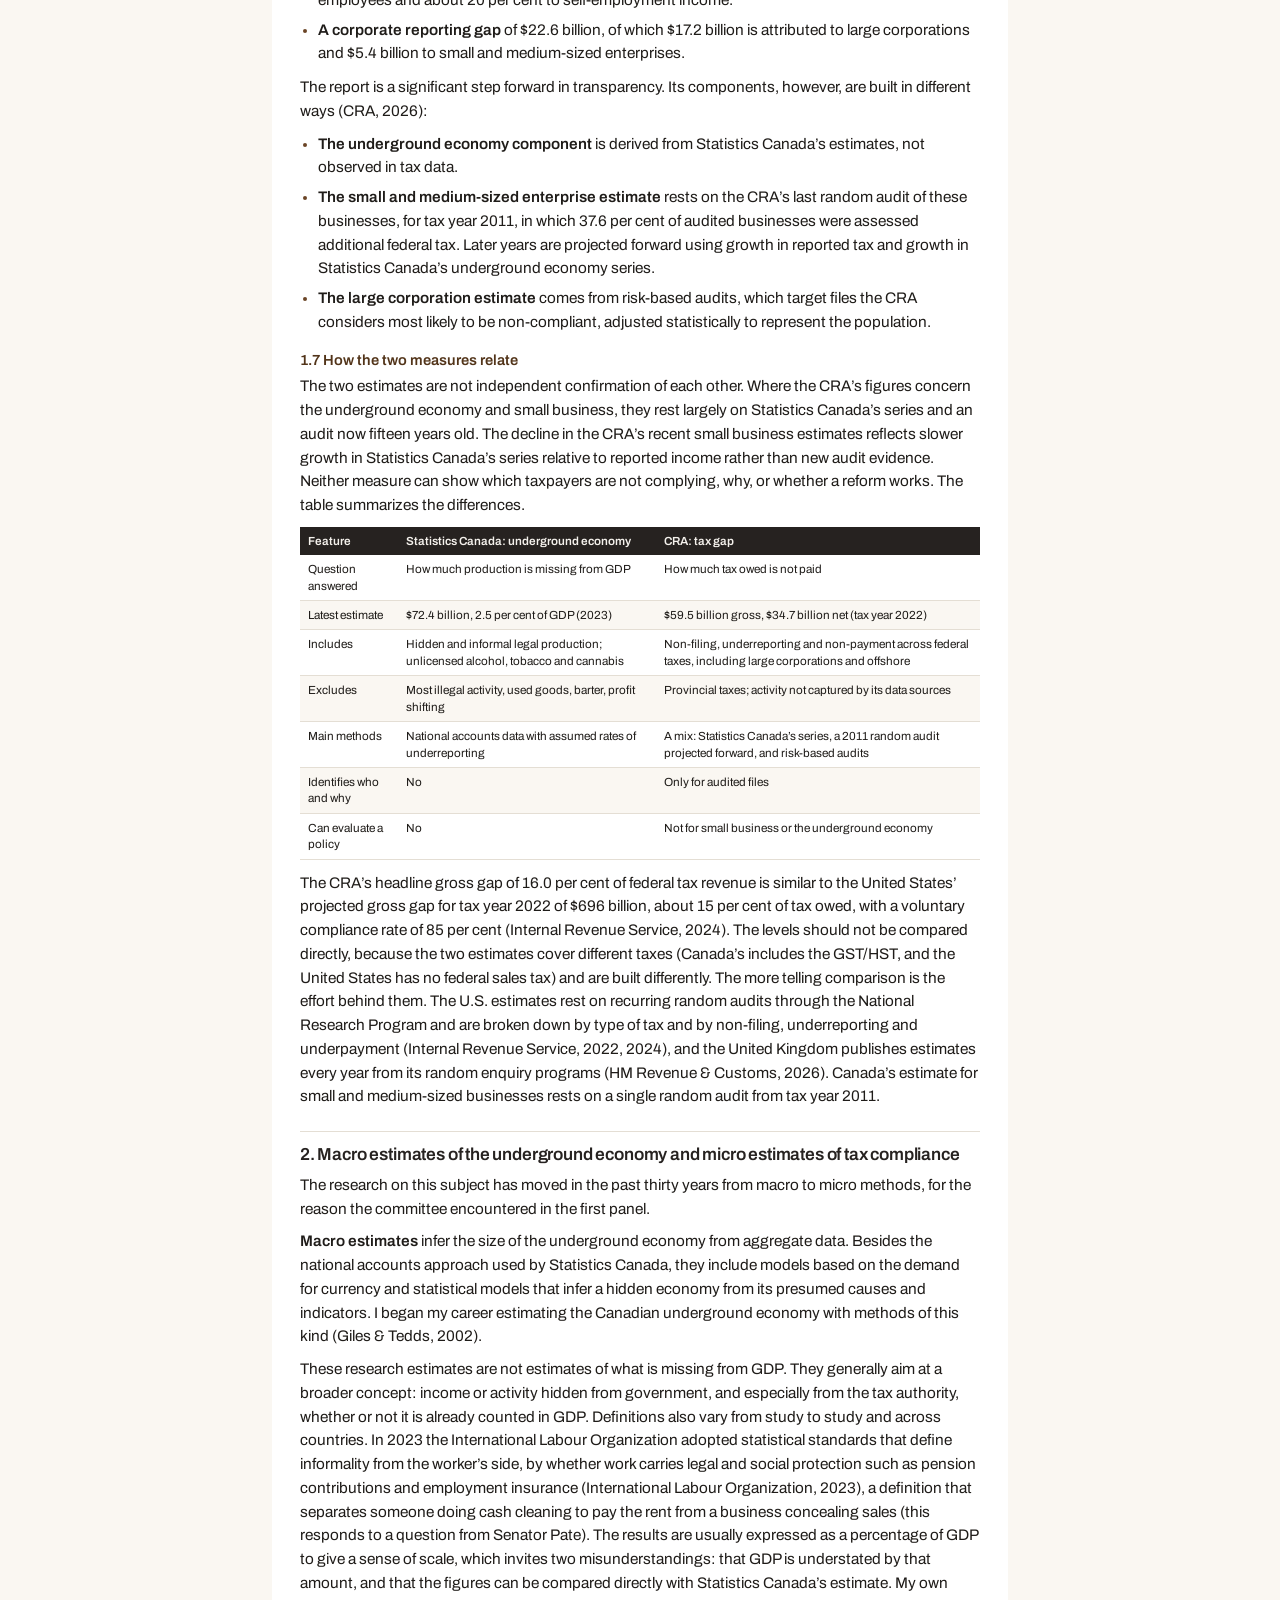
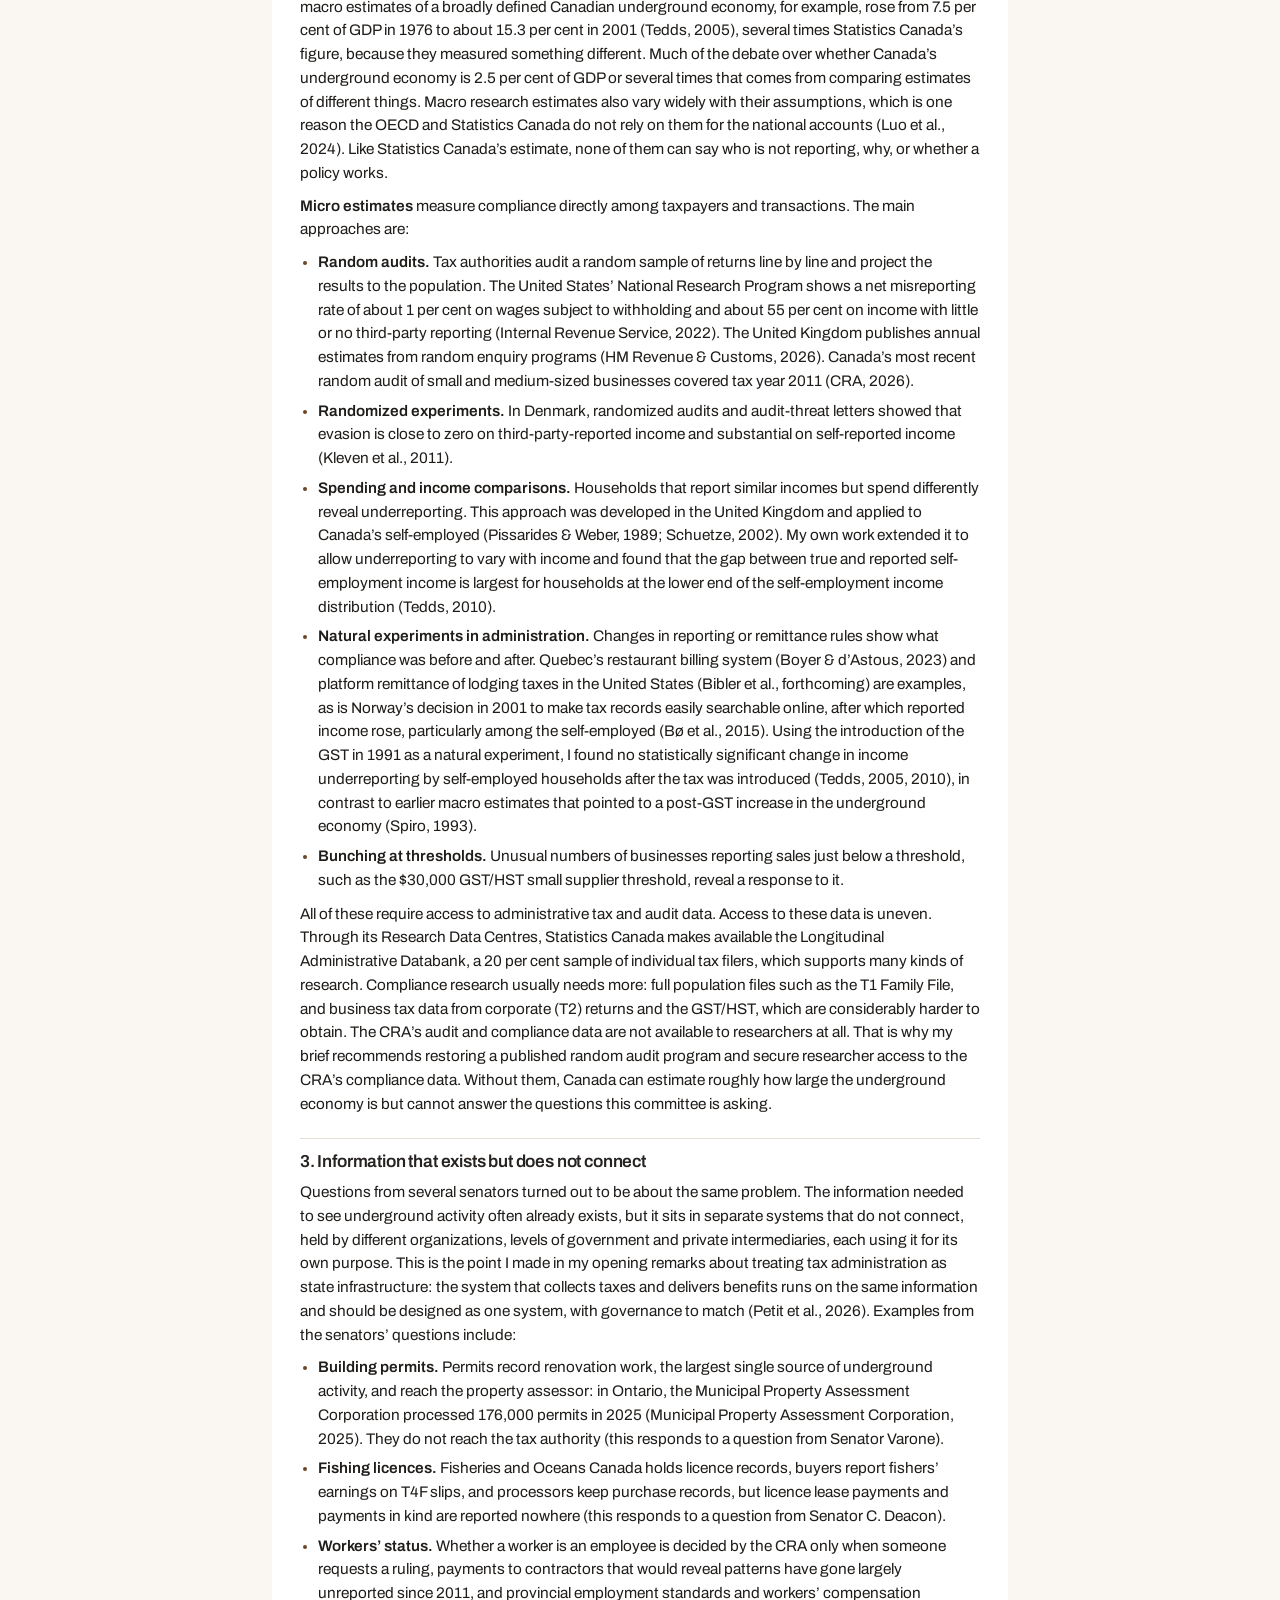
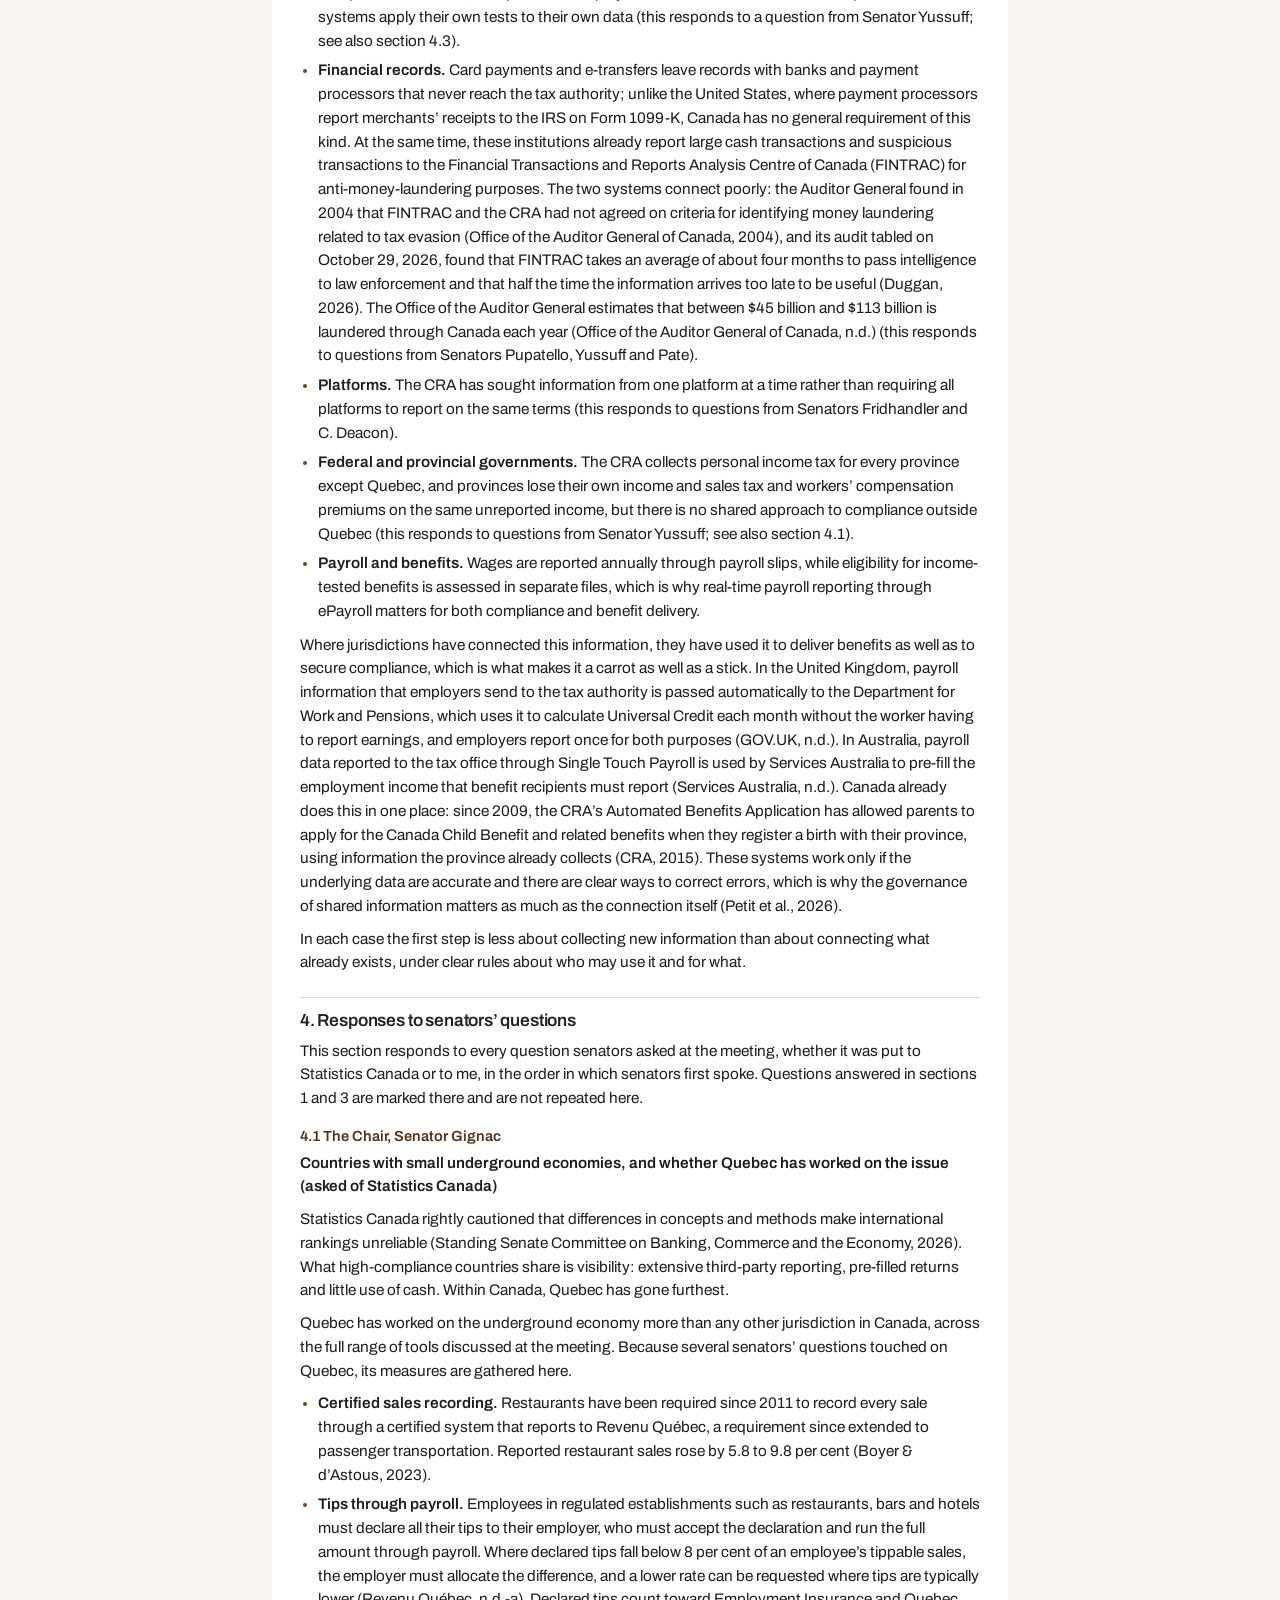
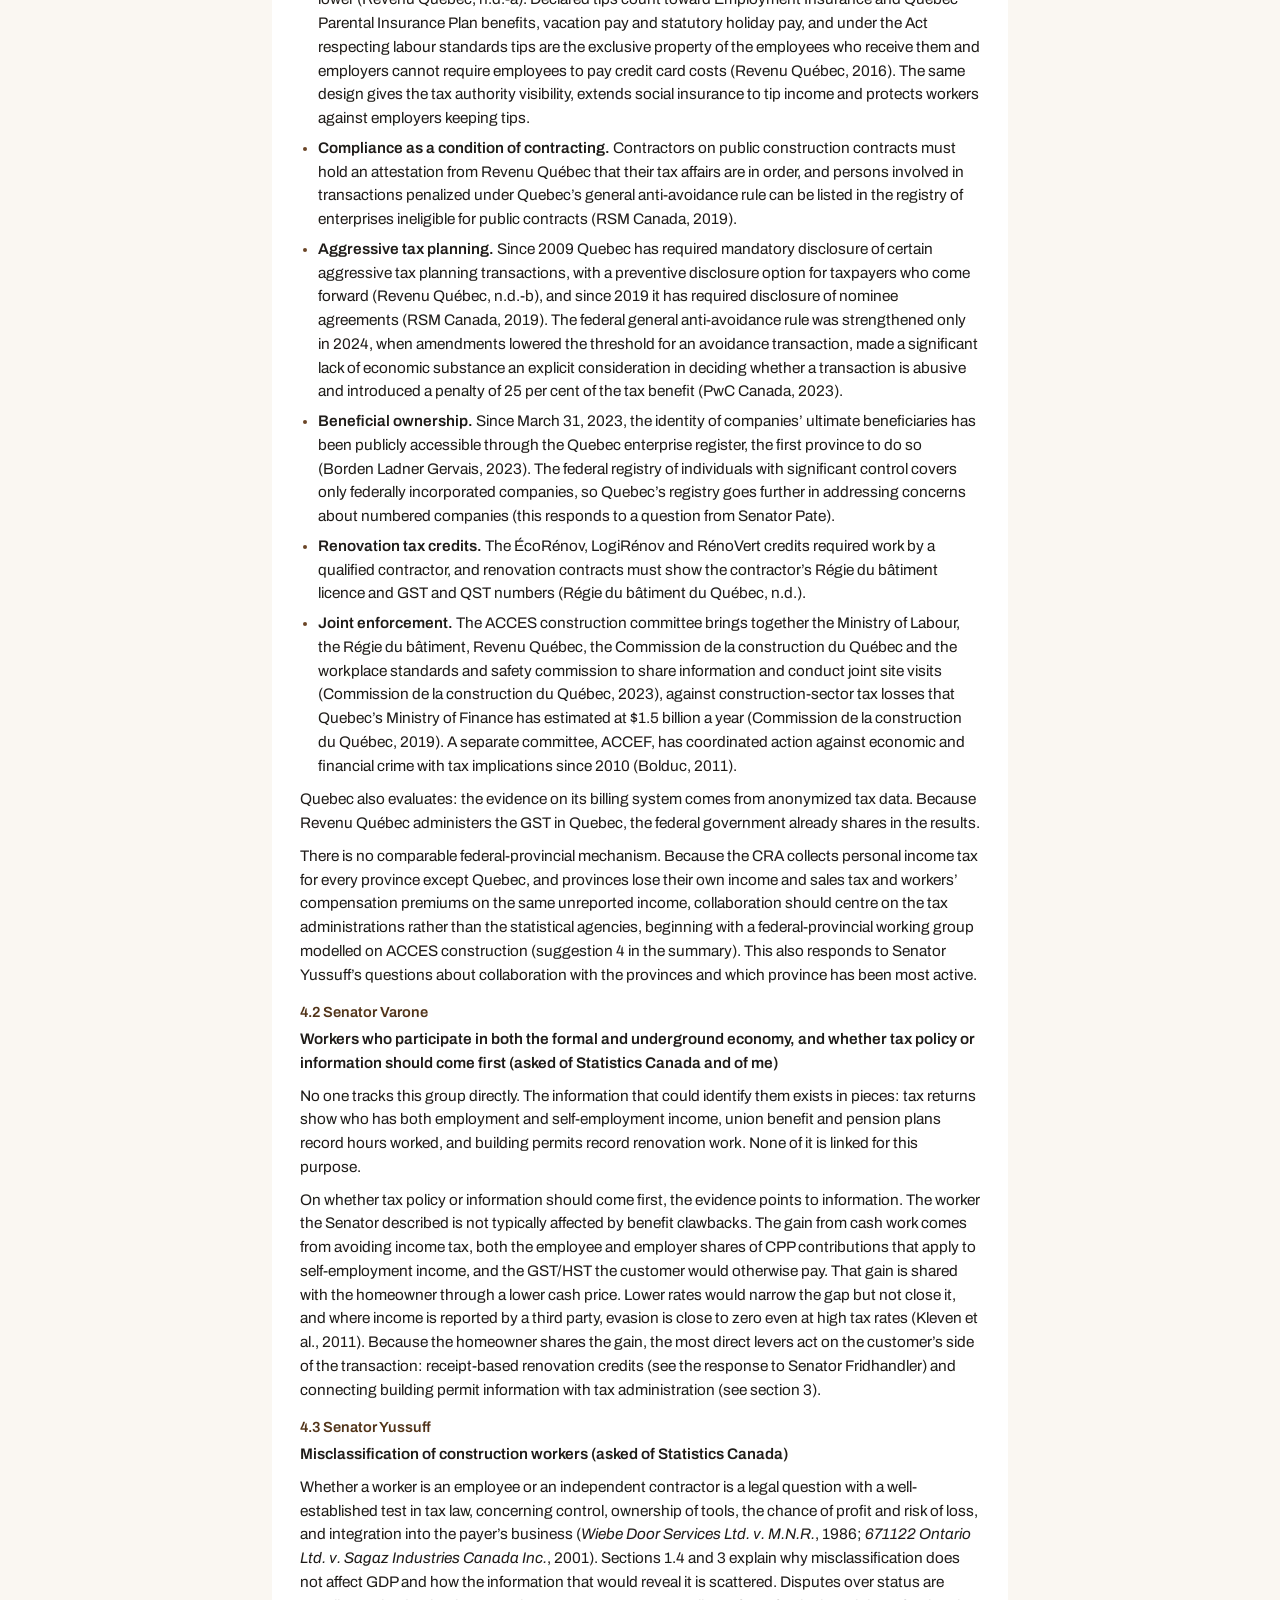
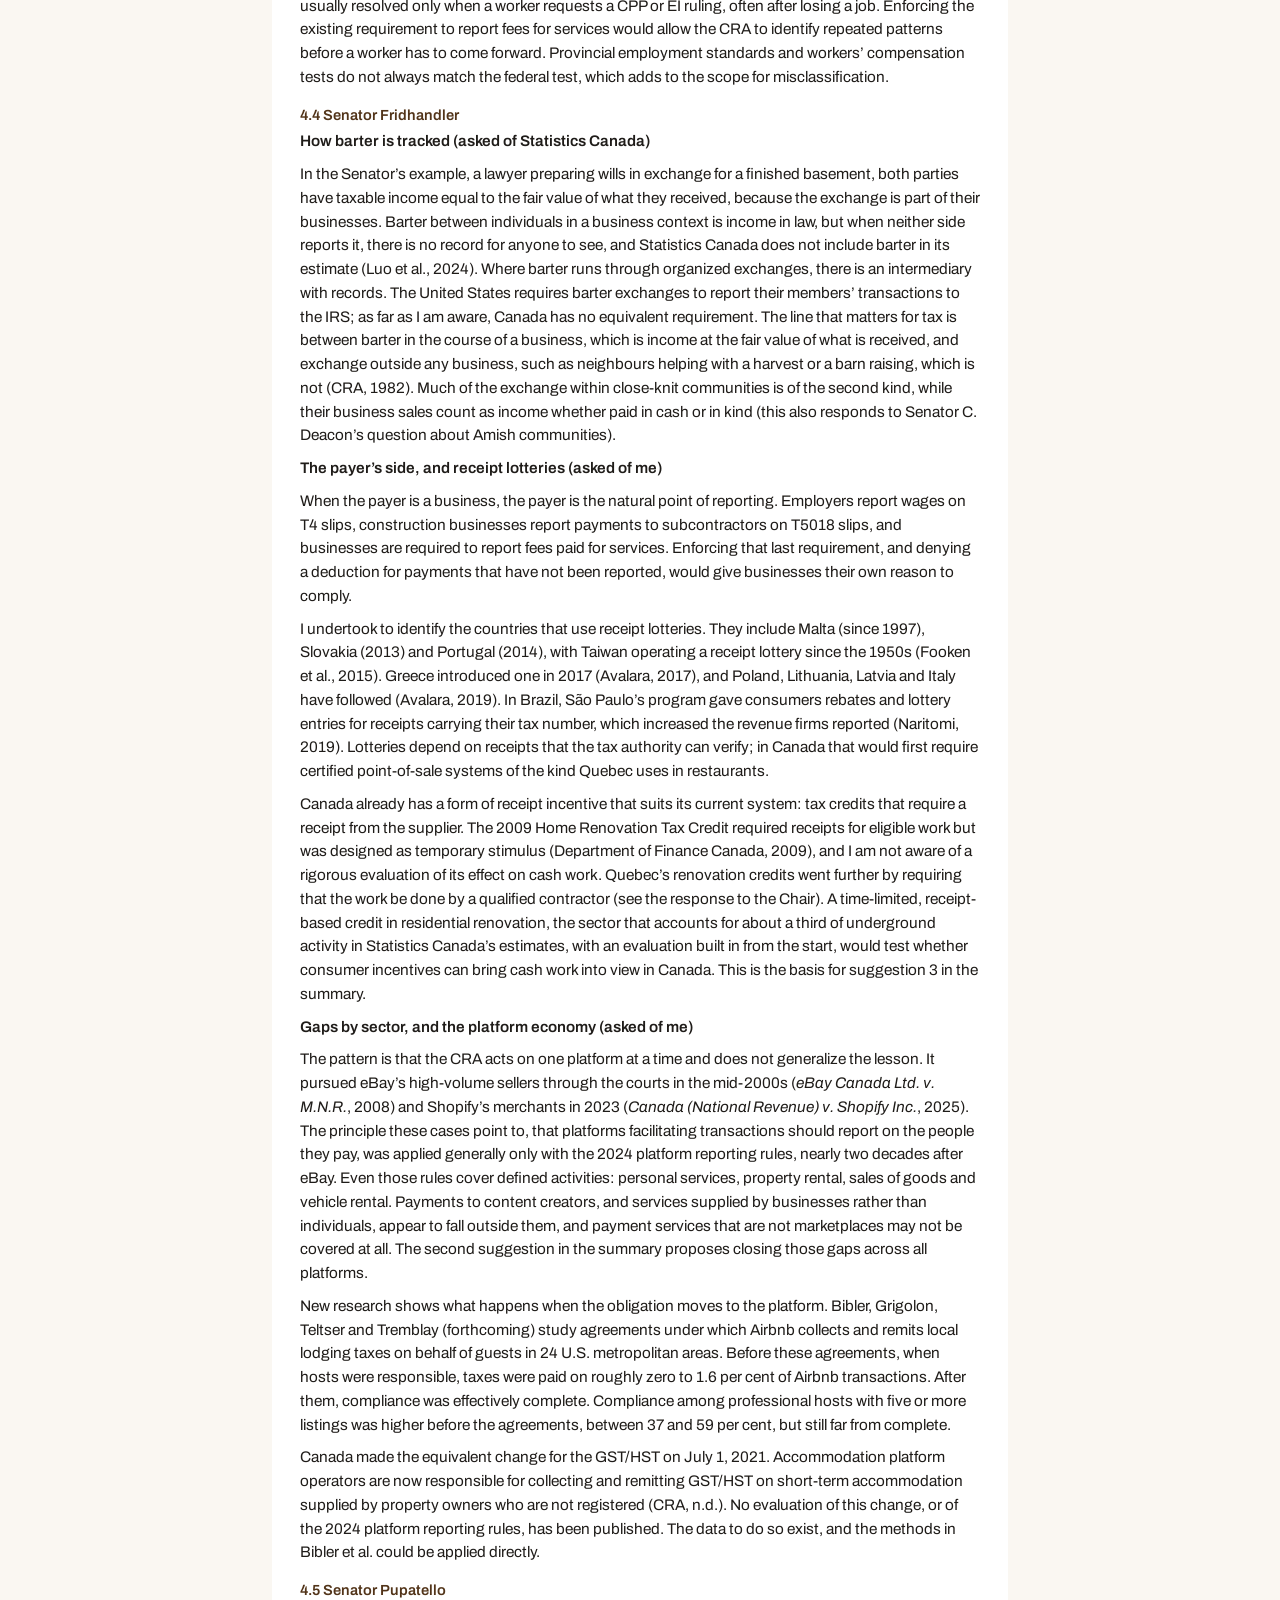
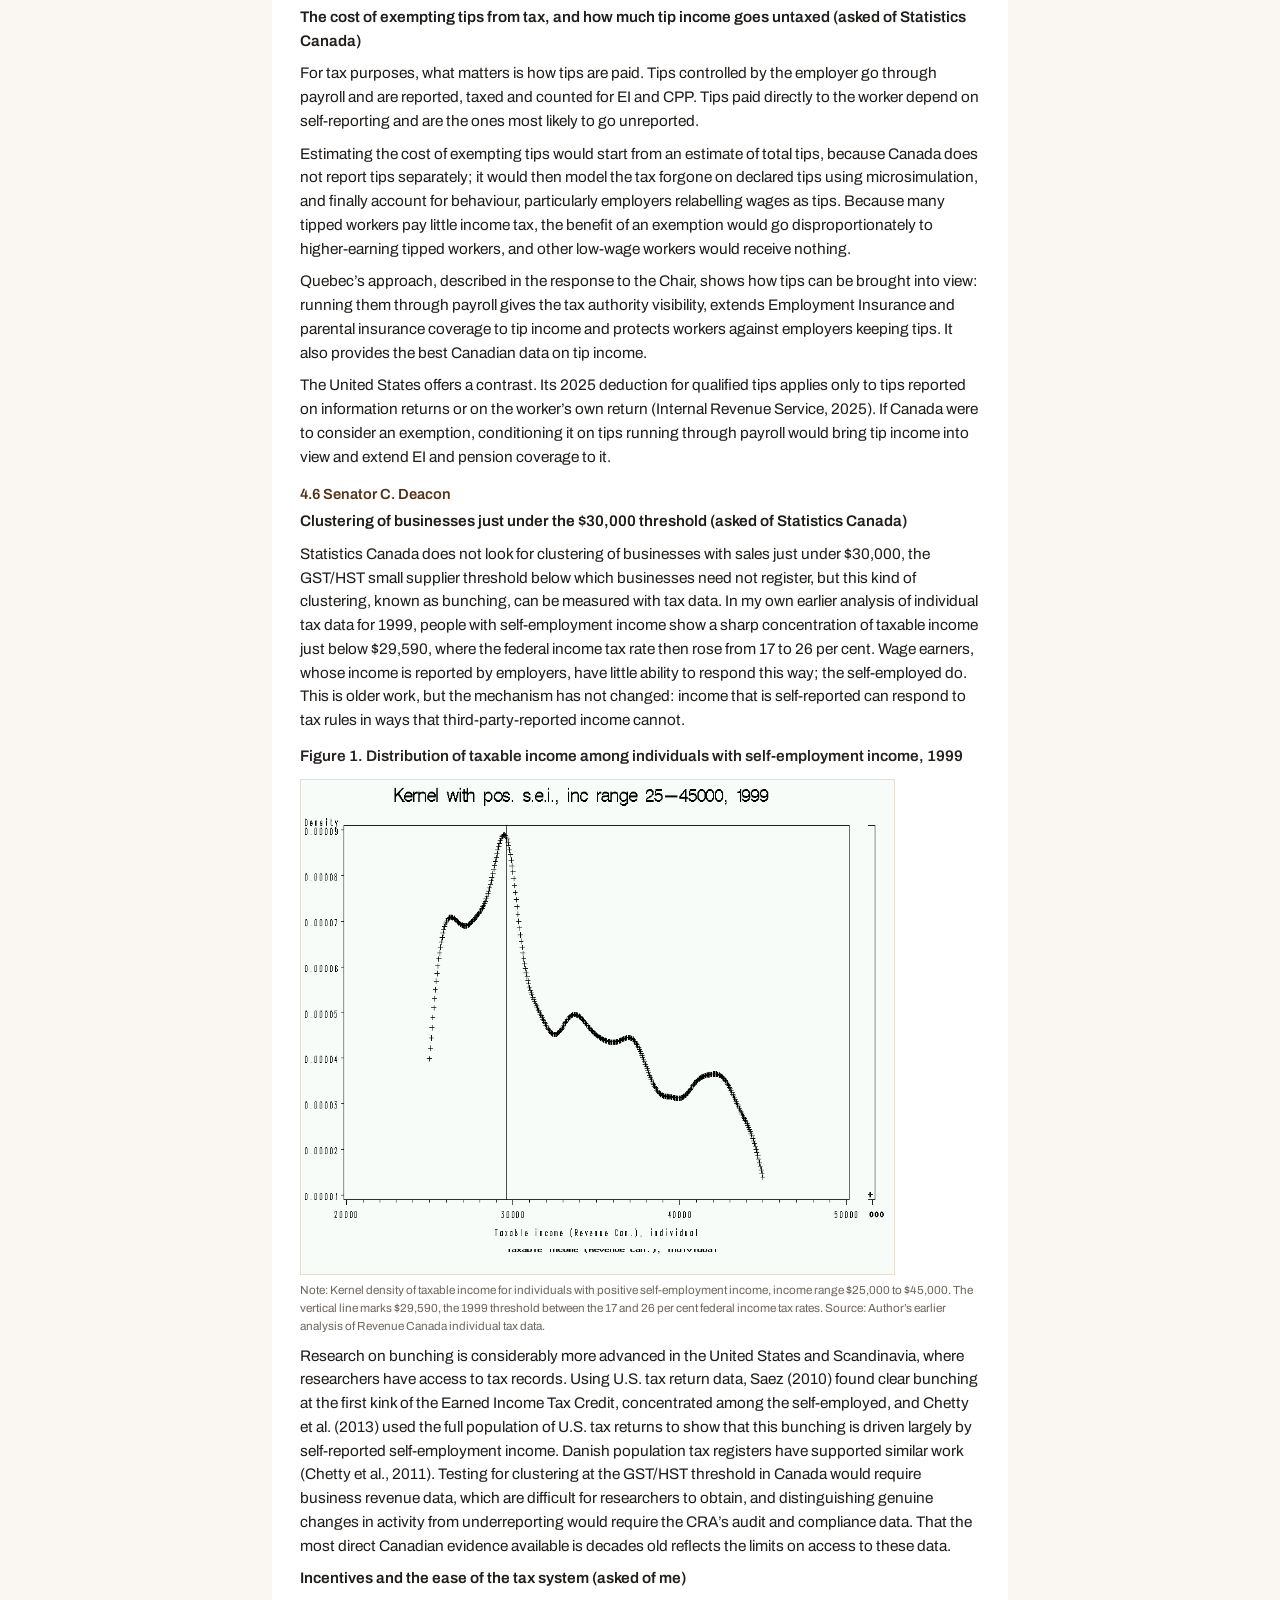
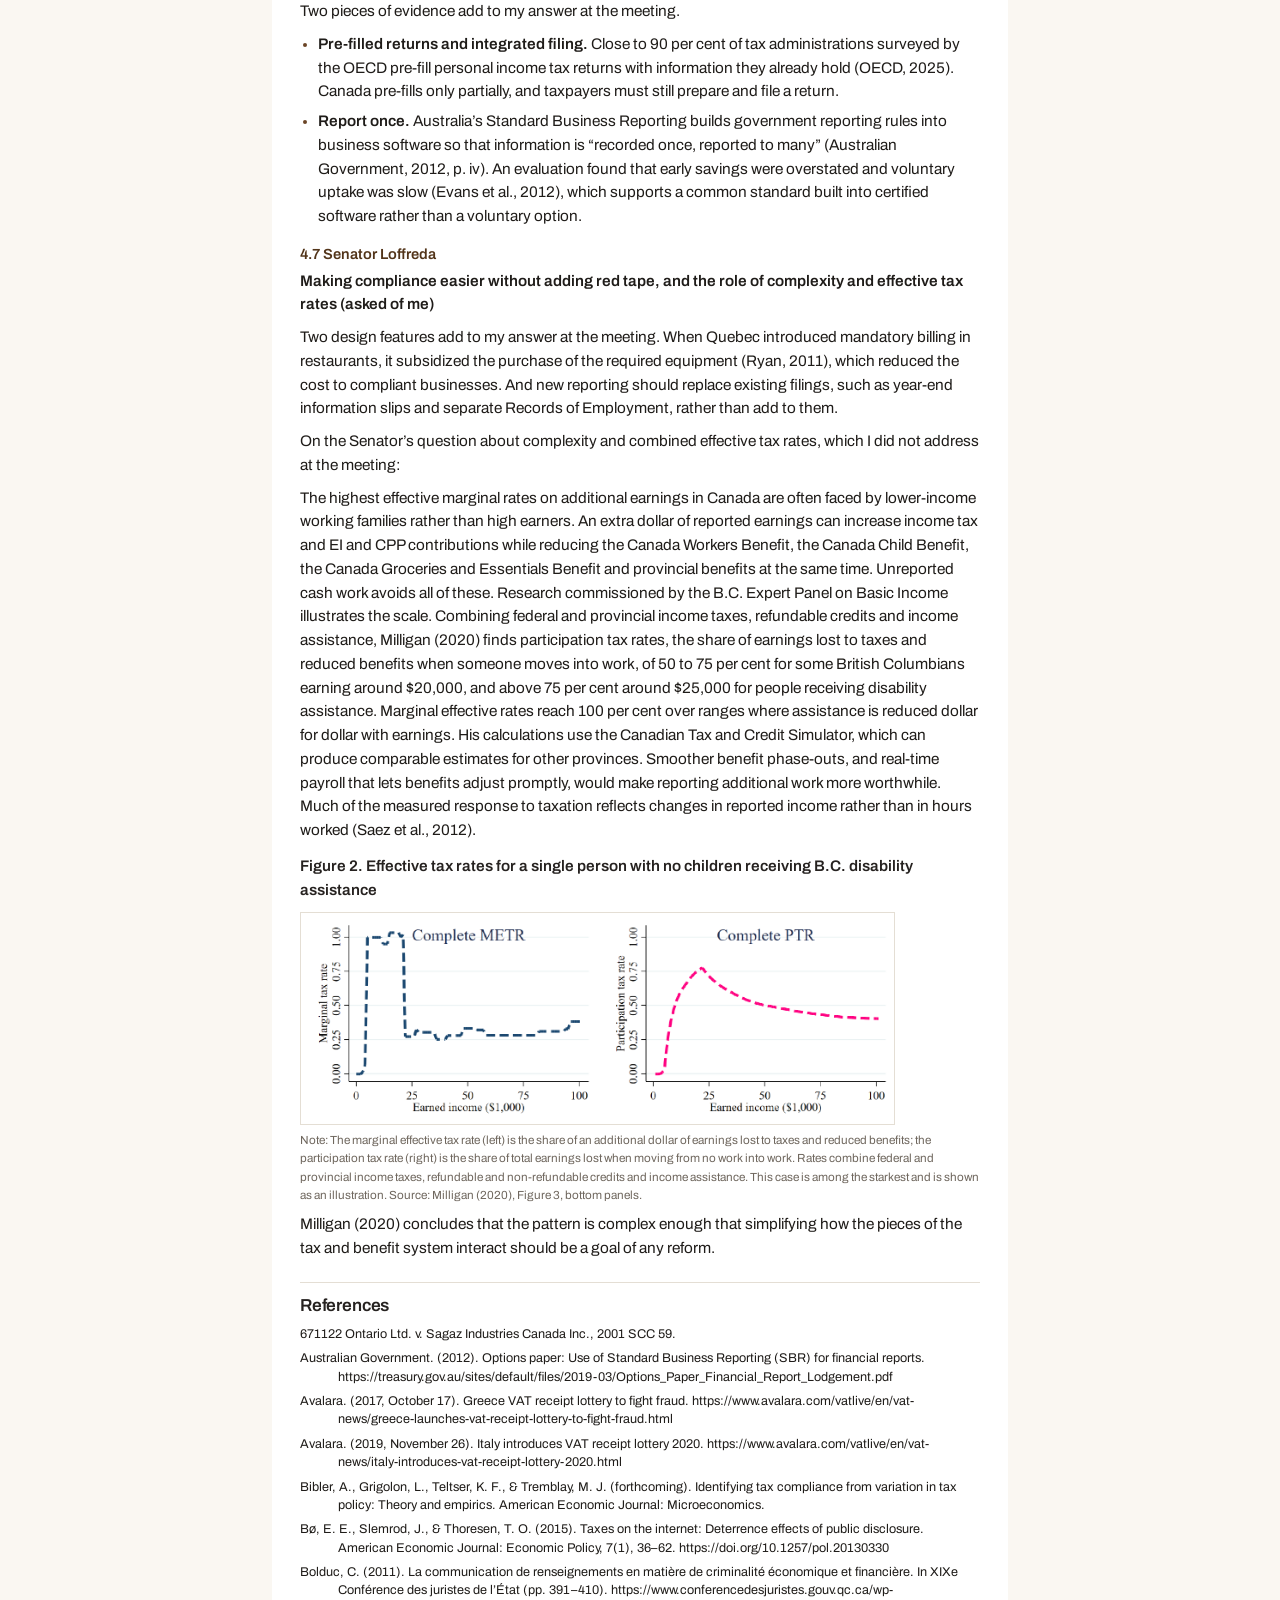
<file: fact-bn-01-supplement-en.html>
<!doctype html><html lang="en-CA"><head><meta charset="utf-8"><meta name="viewport" content="width=device-width, initial-scale=1"><meta name="description" content="Supplementary submission by Lindsay M. Tedds to the Standing Senate Committee on Banking, Commerce and the Economy: what the underground economy and tax gap estimates measure, and responses to senators' questions."><title>Supplementary Submission on the Underground Economy: Supplement to FACT Briefing Note BN-01</title><style>
@import url('https://fonts.googleapis.com/css2?family=Archivo:ital,wght@0,400;0,500;0,600;0,700;1,400;1,600&display=swap');
:root{--ink:#262220;--ink-soft:#3a3532;--paper:#faf7f2;--card:#ffffff;--border:#e4ded4;--bronze:#6b4526;--bronze-dark:#523419;--text:#1f1c19;--muted:#6f675e;--on-dark:#f4f1ec;--on-dark-muted:#bdb5aa;}
@page{size:Letter;margin:0.63in 1.02in 0.75in 1.02in;}
*{box-sizing:border-box;}
html,body{margin:0;padding:0;}
body{font-family:'Archivo','Helvetica Neue',Arial,sans-serif;color:var(--text);font-size:10.6pt;line-height:1.55;-webkit-print-color-adjust:exact;print-color-adjust:exact;background:#fff;}
.bar{background:var(--ink);display:flex;justify-content:space-between;align-items:flex-end;padding:18px 20px 16px 20px;}
.bar .mark{font-size:26pt;font-weight:700;line-height:1;color:#fff;letter-spacing:0.01em;}
.bar .expand{display:block;margin-top:7px;font-size:7.4pt;letter-spacing:0.14em;text-transform:uppercase;color:var(--on-dark-muted);}
.bar .site{font-size:7.8pt;letter-spacing:0.14em;text-transform:uppercase;color:var(--on-dark-muted);margin-bottom:6px;}
.eyebrow{margin:24px 0 10px;font-size:7.8pt;letter-spacing:0.18em;text-transform:uppercase;color:var(--bronze-dark);font-weight:600;}
h1{font-size:23pt;font-weight:600;letter-spacing:-0.015em;line-height:1.14;margin:0 0 8px;color:var(--ink);max-width:30em;}
.subtitle{font-size:12.5pt;line-height:1.35;color:var(--ink-soft);margin:0 0 14px;max-width:38em;}
.authors{font-size:10.6pt;color:var(--ink-soft);margin:0 0 2px;font-weight:500;}
.aff{font-size:9pt;color:var(--muted);line-height:1.45;margin:0;}
.web{font-size:8.6pt;color:var(--bronze-dark);margin:4px 0 0;}
.context{font-size:8.6pt;color:var(--muted);margin:8px 0 0;}
.rule{width:0.68in;height:3px;background:var(--bronze);margin:16px 0 20px;}
.section-label,.part{font-size:7.8pt;letter-spacing:0.18em;text-transform:uppercase;color:var(--bronze-dark);font-weight:600;margin:0 0 6px;}
.summary{background:var(--paper);border-left:4px solid var(--bronze);padding:14px 18px 8px;margin:0 0 8px;}
.summary p{margin:0 0 9px;}
.rec-head{font-weight:600;color:var(--bronze-dark);margin-top:12px!important;break-after:avoid;}
ol.recs{margin:4px 0 8px;padding-left:20px;} ol.recs li{margin:0 0 5px;} ol.recs.long li{margin-bottom:8px;}
h2{font-size:13pt;font-weight:600;letter-spacing:-0.01em;line-height:1.25;margin:22px 0 8px;padding-top:12px;border-top:1px solid var(--border);color:var(--ink);break-after:avoid;}
h2.parth{border-top:none;padding-top:0;margin-top:2px;font-size:17pt;}
h3{font-size:11pt;font-weight:600;margin:14px 0 4px;color:var(--bronze-dark);break-after:avoid;}
p{margin:0 0 9px;orphans:3;widows:3;}
ul{margin:4px 0 10px;padding-left:18px;} ul li{margin:0 0 6px;} ul li::marker{color:var(--bronze);}
strong{font-weight:600;}
a{color:var(--bronze-dark);}
.notes p{font-size:12.4pt;line-height:1.72;margin:0 0 15px;}
.notes p.cad{font-size:7.8pt;letter-spacing:0.16em;text-transform:uppercase;color:var(--muted);margin:-2px 0 18px;line-height:1.3;}
.qa .q{font-weight:600;color:var(--ink);margin:14px 0 3px;break-after:avoid;} .qa .a{margin:0 0 6px;}
.pb{break-before:page;}
.tablewrap{margin:8px 0 12px;}
table{width:100%;border-collapse:collapse;font-size:8.8pt;line-height:1.4;}
thead th{background:var(--ink);color:var(--on-dark);text-align:left;font-weight:600;padding:6px 8px;}
tbody td{padding:6px 8px;border-bottom:1px solid var(--border);vertical-align:top;}
tbody tr:nth-child(even) td{background:var(--paper);} tr{break-inside:avoid;}
.refs p{font-size:8.6pt;line-height:1.45;padding-left:0.4in;text-indent:-0.4in;margin:0 0 6px;overflow-wrap:anywhere;}
.cite{margin:22px 0 10px;background:#fff;border:1px solid var(--border);border-left:4px solid var(--bronze);padding:14px 20px;break-inside:avoid;}
.cite .lbl{font-size:7.6pt;letter-spacing:0.18em;text-transform:uppercase;color:var(--bronze-dark);font-weight:600;margin:0 0 8px;}
.cite p{font-size:9.4pt;margin:0 0 6px;}
.cite .note{font-size:8.6pt;color:var(--muted);}
.boiler{background:var(--paper);border:1px solid var(--border);border-left:4px solid var(--bronze);padding:14px 20px;font-style:italic;font-size:8.8pt;line-height:1.5;break-inside:avoid;}
.boiler p{margin:0;}
.bar .site a{color:inherit;text-decoration:none;}
@media screen{
  html{background:var(--paper);}
  body{max-width:46rem;margin:0 auto;padding:32px 28px 64px;background:#fff;font-size:11.5pt;}
  .notes p{font-size:12.5pt;}
  .refs p{font-size:9.5pt;}
  .pb{break-before:auto;height:0;margin:0;}
  .tablewrap{overflow-x:auto;}
}
@media screen and (max-width:600px){
  body{padding:16px 18px 48px;}
  .bar{flex-direction:column;align-items:flex-start;gap:8px;}
  .bar .site{margin-bottom:0;}
  h1{font-size:20pt;}
  table{font-size:8.4pt;}
}

.figure{margin:10px 0 6px;break-inside:avoid;} .figure img{width:100%;max-width:6.2in;display:block;border:1px solid var(--border);}
.figcap{font-weight:600;color:var(--ink);margin:12px 0 4px;break-after:avoid;}
.fignote{font-size:8.8pt;color:var(--muted);}
</style></head><body>
<div class="bar"><div><div class="mark">FACT</div><span class="expand">Fair and Accountable Canadian Taxation</span></div><div class="site"><a href="https://factpartnership.ca/">factpartnership.ca</a></div></div>
<p class="eyebrow">Supplement to FACT Briefing Note BN-01</p>
<h1>Supplementary Submission on the Underground Economy</h1>
<p class="subtitle">Responses to questions from the Standing Senate Committee on Banking, Commerce and the Economy, meeting of October 28, 2026</p>
<p class="authors">Lindsay M. Tedds</p>
<p class="aff">Professor, Department of Economics, University of Calgary<br>Project Director, Fair and Accountable Canadian Taxation (FACT) Partnership<br>Co-founder, INCLUSIECON</p>
<p class="web">factpartnership.ca &middot; inclusiecon.ca &middot; lindsaytedds.ca</p>
<p class="context">Submitted to the Standing Senate Committee on Banking, Commerce and the Economy &middot; Study on promoting economic fairness for all Canadians &middot; November 2026</p>
<div class="rule"></div>
<main>
<section class="summary"><p class="section-label">Summary</p>
<p>At the end of my appearance the Chair invited me to send suggestions in writing, and Senator C. Deacon asked for a follow-up to make sure the committee is &ldquo;looking under all the right stones.&rdquo; This submission responds to those requests. It extends the three points in my opening remarks: that compliance follows visibility, that tax and benefit administration is one infrastructure, and that Canada does not measure whether its policies work.</p>
<p>Many of the committee&rsquo;s questions to both panels were about tax: who is not paying, why, and what would change that. Statistics Canada&rsquo;s estimate of the underground economy was not designed to answer those questions. Sections 1 and 2 therefore set out what the Statistics Canada and OECD measure is and is not, how it relates to the CRA&rsquo;s tax gap estimates, and how both differ from the micro evidence on tax compliance that researchers and tax authorities rely on. Section 3 sets out a problem that ran through many of the questions, and section 4 responds to the questions senators asked, whether they were put to Statistics Canada or to me.</p>
<p>The common thread is the one in my brief. Income is reported when someone other than the earner also reports it, and compliance improves when obligations are placed on systems (employers, platforms, payment processors and software) rather than on individuals. New evidence from the United States reinforces this: when short-term rental platforms became responsible for remitting lodging taxes, compliance went from almost none to effectively complete (Bibler et al., forthcoming). Canada made the same change for the GST/HST in 2021 but has not evaluated it.</p>
<p>A second thread runs through many of the senators&rsquo; questions: the information needed to see underground activity often already exists, but in separate systems that do not connect. Section 3 sets out this problem with examples drawn from the senators&rsquo; questions.</p>
<p class="rec-head">Additional suggestions for the committee&rsquo;s consideration</p>
<p>These suggestions add to the recommendations in my brief: building ePayroll and the platform reporting rules as shared infrastructure for compliance and benefits, extending visibility where cash sales dominate, restoring a published random audit program with secure researcher access to the CRA&rsquo;s compliance data, and enforcing the existing requirement to report fees paid for services.</p>
<ol class="recs">
<li>Evaluate the 2021 GST/HST rules for platform-based short-term accommodation and the 2024 platform reporting rules, and publish the results.</li>
<li>Apply reporting and, where feasible, remittance obligations to platforms and payment providers sector-wide, including business-to-business platforms and payments to content creators, rather than through company-by-company information demands.</li>
<li>Pilot a receipt-based consumer incentive, beginning with a time-limited renovation tax credit that requires receipts from registered contractors, with an evaluation built in from the start.</li>
<li>Create a federal-provincial compliance working group modelled on Quebec&rsquo;s ACCES construction committee, beginning with construction, and connect building permit, assessment, workers&rsquo; compensation and tax information.</li>
<li>If Parliament considers exempting tips from income tax, require that tips run through payroll to qualify, following Quebec&rsquo;s tip declaration rules.</li>
</ol>

</section>
<h2>1. Two different measures: the underground economy and the tax gap</h2>
<p>At its first meeting, the committee heard testimony from Statistics Canada on its estimate of the underground economy, but many of the senators&rsquo; questions concerned tax compliance: who is not paying, why, and what would change that. This section unpacks the difference. It sets out what Statistics Canada&rsquo;s estimate measures and does not, what the CRA&rsquo;s tax gap estimates measure, and how the two relate.</p>

<h3>1.1 Statistics Canada&rsquo;s underground economy estimate: what it is</h3>
<p>Gross domestic product (GDP) is the value of all final goods and services produced in Canada in a year. It can be measured three ways that should give the same answer: by adding up the value added by each industry, by adding up spending on final goods and services by households, businesses, governments and buyers abroad, or by adding up the incomes earned in production, such as wages and profits. GDP counts production, not every transaction. The resale of a used car adds only the dealer&rsquo;s margin, and transfers such as gifts or benefit payments add nothing. This is why underground activity can be partly in GDP already: a household&rsquo;s spending on a cash renovation may be captured in spending data even when the contractor&rsquo;s income is missing from income data.</p>
<p>Statistics Canada&rsquo;s estimate asks how much of that production is missing from GDP because it is concealed or informal. Its purpose is to make sure GDP is complete, not to measure tax compliance. It follows the OECD&rsquo;s handbook on measuring the non-observed economy (OECD, 2002) and is built within the national accounts (Luo et al., 2024). Statistics Canada estimates underground economic activity at $72.4 billion in 2023, or 2.5 per cent of GDP (Statistics Canada, 2025). It covers legal production that is concealed, such as unrecorded sales, undeclared tips, unreported rent and cash construction work; legal production by unregistered operators, such as in-home child care, household services, personal care and roadside farm sales; and three illegal markets, unlicensed alcohol, tobacco and cannabis (Luo et al., 2024). In short, it is largely undeclared activity in legal markets, measured as missing production rather than missing income (this responds to a question from Senator C. Deacon). The OECD&rsquo;s handbook, together with the European Union&rsquo;s requirement that member states make GDP exhaustive, sets the international standard for this kind of measurement (this responds to a question from Senator Fridhandler).</p>

<h3>1.2 What its design means for the committee&rsquo;s questions</h3>
<p>Several features of the method determine what the estimate can and cannot tell the committee (Luo et al., 2024).</p>
<ul>
<li><strong>It is a ceiling, not a best guess.</strong> Each component is estimated as the largest amount of underground activity that is plausible given other data. The $72.4 billion is an upper bound on missing production, not a measure of what the government loses, and no margin of error is published (this responds to a question from Senator C. Deacon about how much the estimate may understate the underground economy).</li>
<li><strong>It assumes underground activity happens only in small businesses</strong>, those with revenue under $2 million in 1992 dollars. Large firms are outside the estimate by design, so it cannot address concerns about large players; the closest evidence is the CRA&rsquo;s estimate of the large corporation gap, discussed below (this responds to a question from Senator Pate).</li>
<li><strong>It counts underreporting only on sales to households.</strong> Underreporting between businesses does not change GDP, because it is already embedded in the price the final customer pays. It does change tax: when one business deducts a payment that the receiving business never reports, tax is lost with no effect on GDP. Business-to-business platforms and unreported contractor fees are invisible to this measure for that reason (this responds to a question from Senator Fridhandler).</li>
<li><strong>Rates of underreporting are assumptions, not measurements.</strong> Each category of household spending is assigned a rate, for example zero for regulated purchases such as electricity and 17 per cent for taxis. A cash discount offered at a nail salon enters the estimate through an assumed rate for personal care, not through any observation of how often it happens. Likewise, the 11 per cent fall in underground residential construction in 2023 reflects less renovation spending; the method cannot detect a change in compliance (this responds to questions from Senator Yussuff).</li>
<li><strong>CRA audit data are used, but only to distribute the total across industries</strong>, not to measure its size.</li>
</ul>

<h3>1.3 What it is not</h3>
<ul>
<li><strong>It is not a measure of tax lost.</strong> Much of the spending in question is already in GDP; what is missing is the matching income. As Statistics Canada&rsquo;s witness told Senator Pupatello, &ldquo;we are talking about GDP. We are not necessarily talking about the tax base&rdquo; (Standing Senate Committee on Banking, Commerce and the Economy, 2026). The $3 billion to $5 billion adjustment for tips that Statistics Canada described is an adjustment to GDP, not an estimate of tax revenue forgone (this responds to a question from Senator Pupatello; see also section 4.5).</li>
<li><strong>It leaves out activity that matters for tax but not for GDP.</strong> A business reselling used goods through sites such as Kijiji and eBay has taxable income even though the goods add almost nothing to GDP; since January 2024, platforms must report such sellers to the CRA (this responds to a question from Senator Fridhandler). Drug trafficking, human trafficking, money laundering, barter and cross-border shopping are excluded (Luo et al., 2024), and profit shifting by multinationals is outside it altogether.</li>
<li><strong>It does not identify who underreports or why</strong>, because it is built from aggregates and assumed rates rather than information on taxpayers.</li>
<li><strong>It cannot evaluate policy.</strong> Quebec&rsquo;s mandatory billing system increased restaurants&rsquo; reported sales by 5.8 to 9.8 per cent (Boyer &amp; d&rsquo;Astous, 2023), yet Quebec continues to rank near the top of the provincial estimates, because the assumed rates do not change when behaviour does.</li>
</ul>

<h3>1.4 How to read the numbers</h3>
<ul>
<li><strong>Stability is a feature of the method.</strong> The estimate has stayed between about 2 and 3 per cent of GDP in every year since 1992 (Statistics Canada, 2016, 2025), moving mainly with the construction cycle and the size of the economy. Statistics Canada told the committee that it hopes to update the estimate in 2027 with funding from the CRA, which funds the account (Standing Senate Committee on Banking, Commerce and the Economy, 2026). For the same reasons, a new release is unlikely to change the picture, and it will not show who is not complying, why, or what would work (this responds to a question from Senator Yussuff).</li>
<li><strong>Provincial rankings reflect industry mix, not honesty.</strong> Provinces with large construction, farm and hospitality sectors rank high; Alberta and Newfoundland and Labrador rank low partly because oil and gas production enlarges their GDP. No margins of error are published, so differences of a few tenths of a percentage point should not be read as meaningful (this responds to a question from Senator Fridhandler). Misclassified workers illustrate the point. The B.C. building trades estimated in 2019 that about 14,000 construction workers were improperly classified as independent contractors. Misclassified workers who still report their income do not show up in the underground economy (this responds to a question from Senator Yussuff). Misclassification does not change GDP, because the same houses are built either way; it only moves the workers&rsquo; pay from employee compensation to self-employment income in the accounts. A province with widespread misclassification would therefore rank no differently. For tax and for workers it matters a great deal: income moves from reporting by the employer to self-reporting, where underreporting is far more common, the employer stops paying its share of CPP contributions and EI premiums, and the worker loses EI coverage and employment protections (see also section 4.3).</li>
<li><strong>Industry detail is limited.</strong> As Statistics Canada&rsquo;s witnesses noted, some industries are combined into broad groups, such as finance, insurance, real estate and leasing, so the estimate cannot answer sector-specific questions such as those about fisheries or agriculture (this responds to questions from Senators Fridhandler and C. Deacon). Based on the published description of Statistics Canada&rsquo;s methods, some of what senators raised about fisheries likely would not appear in the estimate even with more detail. The catch is production and is counted in GDP whoever holds the licence. Payments to lease or control a fishing licence or quota are generally treated in the national accounts as rent for the use of a natural resource, and the sale of a licence is the transfer of an asset; neither is production. For tax, both matter. Lease payments are taxable income to the licence holder, the sale of a licence can give rise to a taxable gain, and side arrangements paid in cash, which have grown up around restrictions on who may hold licences and quotas, are precisely the kind of income no third party reports.</li>
</ul>

<h3>1.5 Why it is not a measure of tax compliance</h3>
<p>Tax compliance asks a different question: of the tax legally owed, how much is paid, by whom, and what changes that. A simple example shows the difference. A restaurant that keeps $100 of cash sales off its books reduces measured income by $100, and Statistics Canada&rsquo;s estimate tries to add that production back. For tax, the same act means unpaid GST/HST on the sale, unpaid income tax on the profit, and possibly cash wages with no EI or CPP contributions. A business that claims a $100 expense it never incurred changes nothing in GDP, yet costs the same tax. Statistics Canada&rsquo;s own witnesses told the committee that it is &ldquo;more of an agency like the CRA that looks at tax compliance&rdquo; (Standing Senate Committee on Banking, Commerce and the Economy, 2026). The committee&rsquo;s questions about cash payments, tips, building permits, misclassified workers and platforms are questions about tax compliance. They require different evidence, drawn from tax administration, tax law and the economics of compliance rather than from national accounting.</p>

<h3>1.6 The CRA&rsquo;s tax gap estimates</h3>
<p>The tax gap is the measure that does address compliance. It is the difference between the tax that would be collected if every taxpayer met their obligations in full and the tax actually paid. The CRA&rsquo;s second overall report, published in March 2026, estimates a gross federal tax gap of $59.5 billion for tax year 2022, or 16.0 per cent of federal tax revenue, and a net gap of $34.7 billion, or 9.3 per cent, after audits, reassessments and collections (CRA, 2026). Within that total, the report estimates:</p>
<ul>
<li><strong>An underground economy component of the personal income tax gap</strong> of $9.8 billion, or 4.7 per cent of personal income tax revenue. About 80 per cent of it relates to compensation paid to employees and about 20 per cent to self-employment income.</li>
<li><strong>A corporate reporting gap</strong> of $22.6 billion, of which $17.2 billion is attributed to large corporations and $5.4 billion to small and medium-sized enterprises.</li>
</ul>
<p>The report is a significant step forward in transparency. Its components, however, are built in different ways (CRA, 2026):</p>
<ul>
<li><strong>The underground economy component</strong> is derived from Statistics Canada&rsquo;s estimates, not observed in tax data.</li>
<li><strong>The small and medium-sized enterprise estimate</strong> rests on the CRA&rsquo;s last random audit of these businesses, for tax year 2011, in which 37.6 per cent of audited businesses were assessed additional federal tax. Later years are projected forward using growth in reported tax and growth in Statistics Canada&rsquo;s underground economy series.</li>
<li><strong>The large corporation estimate</strong> comes from risk-based audits, which target files the CRA considers most likely to be non-compliant, adjusted statistically to represent the population.</li>
</ul>

<h3>1.7 How the two measures relate</h3>
<p>The two estimates are not independent confirmation of each other. Where the CRA&rsquo;s figures concern the underground economy and small business, they rest largely on Statistics Canada&rsquo;s series and an audit now fifteen years old. The decline in the CRA&rsquo;s recent small business estimates reflects slower growth in Statistics Canada&rsquo;s series relative to reported income rather than new audit evidence. Neither measure can show which taxpayers are not complying, why, or whether a reform works. The table summarizes the differences.</p>
<div class="tablewrap"><table>
<thead><tr><th>Feature</th><th>Statistics Canada: underground economy</th><th>CRA: tax gap</th></tr></thead>
<tbody>
<tr><td>Question answered</td><td>How much production is missing from GDP</td><td>How much tax owed is not paid</td></tr>
<tr><td>Latest estimate</td><td>$72.4 billion, 2.5 per cent of GDP (2023)</td><td>$59.5 billion gross, $34.7 billion net (tax year 2022)</td></tr>
<tr><td>Includes</td><td>Hidden and informal legal production; unlicensed alcohol, tobacco and cannabis</td><td>Non-filing, underreporting and non-payment across federal taxes, including large corporations and offshore</td></tr>
<tr><td>Excludes</td><td>Most illegal activity, used goods, barter, profit shifting</td><td>Provincial taxes; activity not captured by its data sources</td></tr>
<tr><td>Main methods</td><td>National accounts data with assumed rates of underreporting</td><td>A mix: Statistics Canada&rsquo;s series, a 2011 random audit projected forward, and risk-based audits</td></tr>
<tr><td>Identifies who and why</td><td>No</td><td>Only for audited files</td></tr>
<tr><td>Can evaluate a policy</td><td>No</td><td>Not for small business or the underground economy</td></tr>
</tbody>
</table></div>

<p>The CRA&rsquo;s headline gross gap of 16.0 per cent of federal tax revenue is similar to the United States&rsquo; projected gross gap for tax year 2022 of $696 billion, about 15 per cent of tax owed, with a voluntary compliance rate of 85 per cent (Internal Revenue Service, 2024). The levels should not be compared directly, because the two estimates cover different taxes (Canada&rsquo;s includes the GST/HST, and the United States has no federal sales tax) and are built differently. The more telling comparison is the effort behind them. The U.S. estimates rest on recurring random audits through the National Research Program and are broken down by type of tax and by non-filing, underreporting and underpayment (Internal Revenue Service, 2022, 2024), and the United Kingdom publishes estimates every year from its random enquiry programs (HM Revenue &amp; Customs, 2026). Canada&rsquo;s estimate for small and medium-sized businesses rests on a single random audit from tax year 2011.</p>
<h2>2. Macro estimates of the underground economy and micro estimates of tax compliance</h2>
<p>The research on this subject has moved in the past thirty years from macro to micro methods, for the reason the committee encountered in the first panel.</p>
<p><strong>Macro estimates</strong> infer the size of the underground economy from aggregate data. Besides the national accounts approach used by Statistics Canada, they include models based on the demand for currency and statistical models that infer a hidden economy from its presumed causes and indicators. I began my career estimating the Canadian underground economy with methods of this kind (Giles &amp; Tedds, 2002).</p>
<p>These research estimates are not estimates of what is missing from GDP. They generally aim at a broader concept: income or activity hidden from government, and especially from the tax authority, whether or not it is already counted in GDP. Definitions also vary from study to study and across countries. In 2023 the International Labour Organization adopted statistical standards that define informality from the worker&rsquo;s side, by whether work carries legal and social protection such as pension contributions and employment insurance (International Labour Organization, 2023), a definition that separates someone doing cash cleaning to pay the rent from a business concealing sales (this responds to a question from Senator Pate). The results are usually expressed as a percentage of GDP to give a sense of scale, which invites two misunderstandings: that GDP is understated by that amount, and that the figures can be compared directly with Statistics Canada&rsquo;s estimate. My own macro estimates of a broadly defined Canadian underground economy, for example, rose from 7.5 per cent of GDP in 1976 to about 15.3 per cent in 2001 (Tedds, 2005), several times Statistics Canada&rsquo;s figure, because they measured something different. Much of the debate over whether Canada&rsquo;s underground economy is 2.5 per cent of GDP or several times that comes from comparing estimates of different things. Macro research estimates also vary widely with their assumptions, which is one reason the OECD and Statistics Canada do not rely on them for the national accounts (Luo et al., 2024). Like Statistics Canada&rsquo;s estimate, none of them can say who is not reporting, why, or whether a policy works.</p>
<p><strong>Micro estimates</strong> measure compliance directly among taxpayers and transactions. The main approaches are:</p>
<ul>
<li><strong>Random audits.</strong> Tax authorities audit a random sample of returns line by line and project the results to the population. The United States&rsquo; National Research Program shows a net misreporting rate of about 1 per cent on wages subject to withholding and about 55 per cent on income with little or no third-party reporting (Internal Revenue Service, 2022). The United Kingdom publishes annual estimates from random enquiry programs (HM Revenue &amp; Customs, 2026). Canada&rsquo;s most recent random audit of small and medium-sized businesses covered tax year 2011 (CRA, 2026).</li>
<li><strong>Randomized experiments.</strong> In Denmark, randomized audits and audit-threat letters showed that evasion is close to zero on third-party-reported income and substantial on self-reported income (Kleven et al., 2011).</li>
<li><strong>Spending and income comparisons.</strong> Households that report similar incomes but spend differently reveal underreporting. This approach was developed in the United Kingdom and applied to Canada&rsquo;s self-employed (Pissarides &amp; Weber, 1989; Schuetze, 2002). My own work extended it to allow underreporting to vary with income and found that the gap between true and reported self-employment income is largest for households at the lower end of the self-employment income distribution (Tedds, 2010).</li>
<li><strong>Natural experiments in administration.</strong> Changes in reporting or remittance rules show what compliance was before and after. Quebec&rsquo;s restaurant billing system (Boyer &amp; d&rsquo;Astous, 2023) and platform remittance of lodging taxes in the United States (Bibler et al., forthcoming) are examples, as is Norway&rsquo;s decision in 2001 to make tax records easily searchable online, after which reported income rose, particularly among the self-employed (Bø et al., 2015). Using the introduction of the GST in 1991 as a natural experiment, I found no statistically significant change in income underreporting by self-employed households after the tax was introduced (Tedds, 2005, 2010), in contrast to earlier macro estimates that pointed to a post-GST increase in the underground economy (Spiro, 1993).</li>
<li><strong>Bunching at thresholds.</strong> Unusual numbers of businesses reporting sales just below a threshold, such as the $30,000 GST/HST small supplier threshold, reveal a response to it.</li>
</ul>
<p>All of these require access to administrative tax and audit data. Access to these data is uneven. Through its Research Data Centres, Statistics Canada makes available the Longitudinal Administrative Databank, a 20 per cent sample of individual tax filers, which supports many kinds of research. Compliance research usually needs more: full population files such as the T1 Family File, and business tax data from corporate (T2) returns and the GST/HST, which are considerably harder to obtain. The CRA&rsquo;s audit and compliance data are not available to researchers at all. That is why my brief recommends restoring a published random audit program and secure researcher access to the CRA&rsquo;s compliance data. Without them, Canada can estimate roughly how large the underground economy is but cannot answer the questions this committee is asking.</p>

<h2>3. Information that exists but does not connect</h2>
<p>Questions from several senators turned out to be about the same problem. The information needed to see underground activity often already exists, but it sits in separate systems that do not connect, held by different organizations, levels of government and private intermediaries, each using it for its own purpose. This is the point I made in my opening remarks about treating tax administration as state infrastructure: the system that collects taxes and delivers benefits runs on the same information and should be designed as one system, with governance to match (Petit et al., 2026). Examples from the senators&rsquo; questions include:</p>
<ul>
<li><strong>Building permits.</strong> Permits record renovation work, the largest single source of underground activity, and reach the property assessor: in Ontario, the Municipal Property Assessment Corporation processed 176,000 permits in 2025 (Municipal Property Assessment Corporation, 2025). They do not reach the tax authority (this responds to a question from Senator Varone).</li>
<li><strong>Fishing licences.</strong> Fisheries and Oceans Canada holds licence records, buyers report fishers&rsquo; earnings on T4F slips, and processors keep purchase records, but licence lease payments and payments in kind are reported nowhere (this responds to a question from Senator C. Deacon).</li>
<li><strong>Workers&rsquo; status.</strong> Whether a worker is an employee is decided by the CRA only when someone requests a ruling, payments to contractors that would reveal patterns have gone largely unreported since 2011, and provincial employment standards and workers&rsquo; compensation systems apply their own tests to their own data (this responds to a question from Senator Yussuff; see also section 4.3).</li>
<li><strong>Financial records.</strong> Card payments and e-transfers leave records with banks and payment processors that never reach the tax authority; unlike the United States, where payment processors report merchants&rsquo; receipts to the IRS on Form 1099-K, Canada has no general requirement of this kind. At the same time, these institutions already report large cash transactions and suspicious transactions to the Financial Transactions and Reports Analysis Centre of Canada (FINTRAC) for anti-money-laundering purposes. The two systems connect poorly: the Auditor General found in 2004 that FINTRAC and the CRA had not agreed on criteria for identifying money laundering related to tax evasion (Office of the Auditor General of Canada, 2004), and its audit tabled on October 29, 2026, found that FINTRAC takes an average of about four months to pass intelligence to law enforcement and that half the time the information arrives too late to be useful (Duggan, 2026). The Office of the Auditor General estimates that between $45 billion and $113 billion is laundered through Canada each year (Office of the Auditor General of Canada, n.d.) (this responds to questions from Senators Pupatello, Yussuff and Pate).</li>
<li><strong>Platforms.</strong> The CRA has sought information from one platform at a time rather than requiring all platforms to report on the same terms (this responds to questions from Senators Fridhandler and C. Deacon).</li>
<li><strong>Federal and provincial governments.</strong> The CRA collects personal income tax for every province except Quebec, and provinces lose their own income and sales tax and workers&rsquo; compensation premiums on the same unreported income, but there is no shared approach to compliance outside Quebec (this responds to questions from Senator Yussuff; see also section 4.1).</li>
<li><strong>Payroll and benefits.</strong> Wages are reported annually through payroll slips, while eligibility for income-tested benefits is assessed in separate files, which is why real-time payroll reporting through ePayroll matters for both compliance and benefit delivery.</li>
</ul>
<p>Where jurisdictions have connected this information, they have used it to deliver benefits as well as to secure compliance, which is what makes it a carrot as well as a stick. In the United Kingdom, payroll information that employers send to the tax authority is passed automatically to the Department for Work and Pensions, which uses it to calculate Universal Credit each month without the worker having to report earnings, and employers report once for both purposes (GOV.UK, n.d.). In Australia, payroll data reported to the tax office through Single Touch Payroll is used by Services Australia to pre-fill the employment income that benefit recipients must report (Services Australia, n.d.). Canada already does this in one place: since 2009, the CRA&rsquo;s Automated Benefits Application has allowed parents to apply for the Canada Child Benefit and related benefits when they register a birth with their province, using information the province already collects (CRA, 2015). These systems work only if the underlying data are accurate and there are clear ways to correct errors, which is why the governance of shared information matters as much as the connection itself (Petit et al., 2026).</p>
<p>In each case the first step is less about collecting new information than about connecting what already exists, under clear rules about who may use it and for what.</p>

<h2>4. Responses to senators&rsquo; questions</h2>
<p>This section responds to every question senators asked at the meeting, whether it was put to Statistics Canada or to me, in the order in which senators first spoke. Questions answered in sections 1 and 3 are marked there and are not repeated here.</p>
<h3>4.1 The Chair, Senator Gignac</h3>
<p><strong>Countries with small underground economies, and whether Quebec has worked on the issue (asked of Statistics Canada)</strong></p>
<p>Statistics Canada rightly cautioned that differences in concepts and methods make international rankings unreliable (Standing Senate Committee on Banking, Commerce and the Economy, 2026). What high-compliance countries share is visibility: extensive third-party reporting, pre-filled returns and little use of cash. Within Canada, Quebec has gone furthest.</p>
<p>Quebec has worked on the underground economy more than any other jurisdiction in Canada, across the full range of tools discussed at the meeting. Because several senators&rsquo; questions touched on Quebec, its measures are gathered here.</p>
<ul>
<li><strong>Certified sales recording.</strong> Restaurants have been required since 2011 to record every sale through a certified system that reports to Revenu Québec, a requirement since extended to passenger transportation. Reported restaurant sales rose by 5.8 to 9.8 per cent (Boyer &amp; d&rsquo;Astous, 2023).</li>
<li><strong>Tips through payroll.</strong> Employees in regulated establishments such as restaurants, bars and hotels must declare all their tips to their employer, who must accept the declaration and run the full amount through payroll. Where declared tips fall below 8 per cent of an employee&rsquo;s tippable sales, the employer must allocate the difference, and a lower rate can be requested where tips are typically lower (Revenu Québec, n.d.-a). Declared tips count toward Employment Insurance and Quebec Parental Insurance Plan benefits, vacation pay and statutory holiday pay, and under the Act respecting labour standards tips are the exclusive property of the employees who receive them and employers cannot require employees to pay credit card costs (Revenu Québec, 2016). The same design gives the tax authority visibility, extends social insurance to tip income and protects workers against employers keeping tips.</li>
<li><strong>Compliance as a condition of contracting.</strong> Contractors on public construction contracts must hold an attestation from Revenu Québec that their tax affairs are in order, and persons involved in transactions penalized under Quebec&rsquo;s general anti-avoidance rule can be listed in the registry of enterprises ineligible for public contracts (RSM Canada, 2019).</li>
<li><strong>Aggressive tax planning.</strong> Since 2009 Quebec has required mandatory disclosure of certain aggressive tax planning transactions, with a preventive disclosure option for taxpayers who come forward (Revenu Québec, n.d.-b), and since 2019 it has required disclosure of nominee agreements (RSM Canada, 2019). The federal general anti-avoidance rule was strengthened only in 2024, when amendments lowered the threshold for an avoidance transaction, made a significant lack of economic substance an explicit consideration in deciding whether a transaction is abusive and introduced a penalty of 25 per cent of the tax benefit (PwC Canada, 2023).</li>
<li><strong>Beneficial ownership.</strong> Since March 31, 2023, the identity of companies&rsquo; ultimate beneficiaries has been publicly accessible through the Quebec enterprise register, the first province to do so (Borden Ladner Gervais, 2023). The federal registry of individuals with significant control covers only federally incorporated companies, so Quebec&rsquo;s registry goes further in addressing concerns about numbered companies (this responds to a question from Senator Pate).</li>
<li><strong>Renovation tax credits.</strong> The ÉcoRénov, LogiRénov and RénoVert credits required work by a qualified contractor, and renovation contracts must show the contractor&rsquo;s Régie du bâtiment licence and GST and QST numbers (Régie du bâtiment du Québec, n.d.).</li>
<li><strong>Joint enforcement.</strong> The ACCES construction committee brings together the Ministry of Labour, the Régie du bâtiment, Revenu Québec, the Commission de la construction du Québec and the workplace standards and safety commission to share information and conduct joint site visits (Commission de la construction du Québec, 2023), against construction-sector tax losses that Quebec&rsquo;s Ministry of Finance has estimated at $1.5 billion a year (Commission de la construction du Québec, 2019). A separate committee, ACCEF, has coordinated action against economic and financial crime with tax implications since 2010 (Bolduc, 2011).</li>
</ul>
<p>Quebec also evaluates: the evidence on its billing system comes from anonymized tax data. Because Revenu Québec administers the GST in Quebec, the federal government already shares in the results.</p>
<p>There is no comparable federal-provincial mechanism. Because the CRA collects personal income tax for every province except Quebec, and provinces lose their own income and sales tax and workers&rsquo; compensation premiums on the same unreported income, collaboration should centre on the tax administrations rather than the statistical agencies, beginning with a federal-provincial working group modelled on ACCES construction (suggestion 4 in the summary). This also responds to Senator Yussuff&rsquo;s questions about collaboration with the provinces and which province has been most active.</p>
<h3>4.2 Senator Varone</h3>
<p><strong>Workers who participate in both the formal and underground economy, and whether tax policy or information should come first (asked of Statistics Canada and of me)</strong></p>
<p>No one tracks this group directly. The information that could identify them exists in pieces: tax returns show who has both employment and self-employment income, union benefit and pension plans record hours worked, and building permits record renovation work. None of it is linked for this purpose.</p>
<p>On whether tax policy or information should come first, the evidence points to information. The worker the Senator described is not typically affected by benefit clawbacks. The gain from cash work comes from avoiding income tax, both the employee and employer shares of CPP contributions that apply to self-employment income, and the GST/HST the customer would otherwise pay. That gain is shared with the homeowner through a lower cash price. Lower rates would narrow the gap but not close it, and where income is reported by a third party, evasion is close to zero even at high tax rates (Kleven et al., 2011). Because the homeowner shares the gain, the most direct levers act on the customer&rsquo;s side of the transaction: receipt-based renovation credits (see the response to Senator Fridhandler) and connecting building permit information with tax administration (see section 3).</p>
<h3>4.3 Senator Yussuff</h3>
<p><strong>Misclassification of construction workers (asked of Statistics Canada)</strong></p>
<p>Whether a worker is an employee or an independent contractor is a legal question with a well-established test in tax law, concerning control, ownership of tools, the chance of profit and risk of loss, and integration into the payer&rsquo;s business (<em>Wiebe Door Services Ltd. v. M.N.R.</em>, 1986; <em>671122 Ontario Ltd. v. Sagaz Industries Canada Inc.</em>, 2001). Sections 1.4 and 3 explain why misclassification does not affect GDP and how the information that would reveal it is scattered. Disputes over status are usually resolved only when a worker requests a CPP or EI ruling, often after losing a job. Enforcing the existing requirement to report fees for services would allow the CRA to identify repeated patterns before a worker has to come forward. Provincial employment standards and workers&rsquo; compensation tests do not always match the federal test, which adds to the scope for misclassification.</p>
<h3>4.4 Senator Fridhandler</h3>
<p><strong>How barter is tracked (asked of Statistics Canada)</strong></p>
<p>In the Senator&rsquo;s example, a lawyer preparing wills in exchange for a finished basement, both parties have taxable income equal to the fair value of what they received, because the exchange is part of their businesses. Barter between individuals in a business context is income in law, but when neither side reports it, there is no record for anyone to see, and Statistics Canada does not include barter in its estimate (Luo et al., 2024). Where barter runs through organized exchanges, there is an intermediary with records. The United States requires barter exchanges to report their members&rsquo; transactions to the IRS; as far as I am aware, Canada has no equivalent requirement. The line that matters for tax is between barter in the course of a business, which is income at the fair value of what is received, and exchange outside any business, such as neighbours helping with a harvest or a barn raising, which is not (CRA, 1982). Much of the exchange within close-knit communities is of the second kind, while their business sales count as income whether paid in cash or in kind (this also responds to Senator C. Deacon&rsquo;s question about Amish communities).</p>
<p><strong>The payer&rsquo;s side, and receipt lotteries (asked of me)</strong></p>
<p>When the payer is a business, the payer is the natural point of reporting. Employers report wages on T4 slips, construction businesses report payments to subcontractors on T5018 slips, and businesses are required to report fees paid for services. Enforcing that last requirement, and denying a deduction for payments that have not been reported, would give businesses their own reason to comply.</p>
<p>I undertook to identify the countries that use receipt lotteries. They include Malta (since 1997), Slovakia (2013) and Portugal (2014), with Taiwan operating a receipt lottery since the 1950s (Fooken et al., 2015). Greece introduced one in 2017 (Avalara, 2017), and Poland, Lithuania, Latvia and Italy have followed (Avalara, 2019). In Brazil, São Paulo&rsquo;s program gave consumers rebates and lottery entries for receipts carrying their tax number, which increased the revenue firms reported (Naritomi, 2019). Lotteries depend on receipts that the tax authority can verify; in Canada that would first require certified point-of-sale systems of the kind Quebec uses in restaurants.</p>
<p>Canada already has a form of receipt incentive that suits its current system: tax credits that require a receipt from the supplier. The 2009 Home Renovation Tax Credit required receipts for eligible work but was designed as temporary stimulus (Department of Finance Canada, 2009), and I am not aware of a rigorous evaluation of its effect on cash work. Quebec&rsquo;s renovation credits went further by requiring that the work be done by a qualified contractor (see the response to the Chair). A time-limited, receipt-based credit in residential renovation, the sector that accounts for about a third of underground activity in Statistics Canada&rsquo;s estimates, with an evaluation built in from the start, would test whether consumer incentives can bring cash work into view in Canada. This is the basis for suggestion 3 in the summary.</p>
<p><strong>Gaps by sector, and the platform economy (asked of me)</strong></p>
<p>The pattern is that the CRA acts on one platform at a time and does not generalize the lesson. It pursued eBay&rsquo;s high-volume sellers through the courts in the mid-2000s (<em>eBay Canada Ltd. v. M.N.R.</em>, 2008) and Shopify&rsquo;s merchants in 2023 (<em>Canada (National Revenue) v. Shopify Inc.</em>, 2025). The principle these cases point to, that platforms facilitating transactions should report on the people they pay, was applied generally only with the 2024 platform reporting rules, nearly two decades after eBay. Even those rules cover defined activities: personal services, property rental, sales of goods and vehicle rental. Payments to content creators, and services supplied by businesses rather than individuals, appear to fall outside them, and payment services that are not marketplaces may not be covered at all. The second suggestion in the summary proposes closing those gaps across all platforms.</p>
<p>New research shows what happens when the obligation moves to the platform. Bibler, Grigolon, Teltser and Tremblay (forthcoming) study agreements under which Airbnb collects and remits local lodging taxes on behalf of guests in 24 U.S. metropolitan areas. Before these agreements, when hosts were responsible, taxes were paid on roughly zero to 1.6 per cent of Airbnb transactions. After them, compliance was effectively complete. Compliance among professional hosts with five or more listings was higher before the agreements, between 37 and 59 per cent, but still far from complete.</p>
<p>Canada made the equivalent change for the GST/HST on July 1, 2021. Accommodation platform operators are now responsible for collecting and remitting GST/HST on short-term accommodation supplied by property owners who are not registered (CRA, n.d.). No evaluation of this change, or of the 2024 platform reporting rules, has been published. The data to do so exist, and the methods in Bibler et al. could be applied directly.</p>
<h3>4.5 Senator Pupatello</h3>
<p><strong>The cost of exempting tips from tax, and how much tip income goes untaxed (asked of Statistics Canada)</strong></p>
<p>For tax purposes, what matters is how tips are paid. Tips controlled by the employer go through payroll and are reported, taxed and counted for EI and CPP. Tips paid directly to the worker depend on self-reporting and are the ones most likely to go unreported.</p>
<p>Estimating the cost of exempting tips would start from an estimate of total tips, because Canada does not report tips separately; it would then model the tax forgone on declared tips using microsimulation, and finally account for behaviour, particularly employers relabelling wages as tips. Because many tipped workers pay little income tax, the benefit of an exemption would go disproportionately to higher-earning tipped workers, and other low-wage workers would receive nothing.</p>
<p>Quebec&rsquo;s approach, described in the response to the Chair, shows how tips can be brought into view: running them through payroll gives the tax authority visibility, extends Employment Insurance and parental insurance coverage to tip income and protects workers against employers keeping tips. It also provides the best Canadian data on tip income.</p>
<p>The United States offers a contrast. Its 2025 deduction for qualified tips applies only to tips reported on information returns or on the worker&rsquo;s own return (Internal Revenue Service, 2025). If Canada were to consider an exemption, conditioning it on tips running through payroll would bring tip income into view and extend EI and pension coverage to it.</p>
<h3>4.6 Senator C. Deacon</h3>
<p><strong>Clustering of businesses just under the $30,000 threshold (asked of Statistics Canada)</strong></p>
<p>Statistics Canada does not look for clustering of businesses with sales just under $30,000, the GST/HST small supplier threshold below which businesses need not register, but this kind of clustering, known as bunching, can be measured with tax data. In my own earlier analysis of individual tax data for 1999, people with self-employment income show a sharp concentration of taxable income just below $29,590, where the federal income tax rate then rose from 17 to 26 per cent. Wage earners, whose income is reported by employers, have little ability to respond this way; the self-employed do. This is older work, but the mechanism has not changed: income that is self-reported can respond to tax rules in ways that third-party-reported income cannot.</p>
<p class="figcap">Figure 1. Distribution of taxable income among individuals with self-employment income, 1999</p>
<div class="figure"><img src="[data-uri]" alt="Kernel density of taxable income between $25,000 and $45,000 in 1999 for individuals with positive self-employment income. The density rises to a sharp peak just below $29,590, marked by a vertical line at the federal income tax bracket threshold, then falls steeply above it, showing that many self-employed individuals reported taxable income just under the point where the federal rate rose from 17 to 26 per cent."></div>
<p class="fignote">Note: Kernel density of taxable income for individuals with positive self-employment income, income range $25,000 to $45,000. The vertical line marks $29,590, the 1999 threshold between the 17 and 26 per cent federal income tax rates. Source: Author&rsquo;s earlier analysis of Revenue Canada individual tax data.</p>
<p>Research on bunching is considerably more advanced in the United States and Scandinavia, where researchers have access to tax records. Using U.S. tax return data, Saez (2010) found clear bunching at the first kink of the Earned Income Tax Credit, concentrated among the self-employed, and Chetty et al. (2013) used the full population of U.S. tax returns to show that this bunching is driven largely by self-reported self-employment income. Danish population tax registers have supported similar work (Chetty et al., 2011). Testing for clustering at the GST/HST threshold in Canada would require business revenue data, which are difficult for researchers to obtain, and distinguishing genuine changes in activity from underreporting would require the CRA&rsquo;s audit and compliance data. That the most direct Canadian evidence available is decades old reflects the limits on access to these data.</p>
<p><strong>Incentives and the ease of the tax system (asked of me)</strong></p>
<p>Two pieces of evidence add to my answer at the meeting.</p>
<ul>
<li><strong>Pre-filled returns and integrated filing.</strong> Close to 90 per cent of tax administrations surveyed by the OECD pre-fill personal income tax returns with information they already hold (OECD, 2025). Canada pre-fills only partially, and taxpayers must still prepare and file a return.</li>
<li><strong>Report once.</strong> Australia&rsquo;s Standard Business Reporting builds government reporting rules into business software so that information is &ldquo;recorded once, reported to many&rdquo; (Australian Government, 2012, p. iv). An evaluation found that early savings were overstated and voluntary uptake was slow (Evans et al., 2012), which supports a common standard built into certified software rather than a voluntary option.</li>
</ul>
<h3>4.7 Senator Loffreda</h3>
<p><strong>Making compliance easier without adding red tape, and the role of complexity and effective tax rates (asked of me)</strong></p>
<p>Two design features add to my answer at the meeting. When Quebec introduced mandatory billing in restaurants, it subsidized the purchase of the required equipment (Ryan, 2011), which reduced the cost to compliant businesses. And new reporting should replace existing filings, such as year-end information slips and separate Records of Employment, rather than add to them.</p>

<p>On the Senator&rsquo;s question about complexity and combined effective tax rates, which I did not address at the meeting:</p>
<p>The highest effective marginal rates on additional earnings in Canada are often faced by lower-income working families rather than high earners. An extra dollar of reported earnings can increase income tax and EI and CPP contributions while reducing the Canada Workers Benefit, the Canada Child Benefit, the Canada Groceries and Essentials Benefit and provincial benefits at the same time. Unreported cash work avoids all of these. Research commissioned by the B.C. Expert Panel on Basic Income illustrates the scale. Combining federal and provincial income taxes, refundable credits and income assistance, Milligan (2020) finds participation tax rates, the share of earnings lost to taxes and reduced benefits when someone moves into work, of 50 to 75 per cent for some British Columbians earning around $20,000, and above 75 per cent around $25,000 for people receiving disability assistance. Marginal effective rates reach 100 per cent over ranges where assistance is reduced dollar for dollar with earnings. His calculations use the Canadian Tax and Credit Simulator, which can produce comparable estimates for other provinces. Smoother benefit phase-outs, and real-time payroll that lets benefits adjust promptly, would make reporting additional work more worthwhile. Much of the measured response to taxation reflects changes in reported income rather than in hours worked (Saez et al., 2012).</p>
<p class="figcap">Figure 2. Effective tax rates for a single person with no children receiving B.C. disability assistance</p>
<div class="figure"><img src="[data-uri]" alt="Two line charts by earned income from $0 to $100,000. The left chart, the marginal effective tax rate, jumps to 100 per cent for earnings between about $5,000 and $21,000, then falls to about 25 to 35 per cent. The right chart, the participation tax rate, rises steeply to a peak of about 77 per cent at earnings of about $22,000 and then declines gradually to about 40 per cent."></div>
<p class="fignote">Note: The marginal effective tax rate (left) is the share of an additional dollar of earnings lost to taxes and reduced benefits; the participation tax rate (right) is the share of total earnings lost when moving from no work into work. Rates combine federal and provincial income taxes, refundable and non-refundable credits and income assistance. This case is among the starkest and is shown as an illustration. Source: Milligan (2020), Figure 3, bottom panels.</p>
<p>Milligan (2020) concludes that the pattern is complex enough that simplifying how the pieces of the tax and benefit system interact should be a goal of any reform.</p>

<h2>References</h2>
<div class="refs">
<p>671122 Ontario Ltd. v. Sagaz Industries Canada Inc., 2001 SCC 59.</p>
<p>Australian Government. (2012). Options paper: Use of Standard Business Reporting (SBR) for financial reports. https://treasury.gov.au/sites/default/files/2019-03/Options_Paper_Financial_Report_Lodgement.pdf</p>
<p>Avalara. (2017, October 17). Greece VAT receipt lottery to fight fraud. https://www.avalara.com/vatlive/en/vat-news/greece-launches-vat-receipt-lottery-to-fight-fraud.html</p>
<p>Avalara. (2019, November 26). Italy introduces VAT receipt lottery 2020. https://www.avalara.com/vatlive/en/vat-news/italy-introduces-vat-receipt-lottery-2020.html</p>
<p>Bibler, A., Grigolon, L., Teltser, K. F., &amp; Tremblay, M. J. (forthcoming). Identifying tax compliance from variation in tax policy: Theory and empirics. American Economic Journal: Microeconomics.</p>
<p>Bø, E. E., Slemrod, J., &amp; Thoresen, T. O. (2015). Taxes on the internet: Deterrence effects of public disclosure. American Economic Journal: Economic Policy, 7(1), 36–62. https://doi.org/10.1257/pol.20130330</p>
<p>Bolduc, C. (2011). La communication de renseignements en matière de criminalité économique et financière. In XIXe Conférence des juristes de l&rsquo;État (pp. 391–410). https://www.conferencedesjuristes.gouv.qc.ca/wp-content/uploads/lacommunicationderenseignementsenmatieredecriminaliteeconomiqueetfinanciere.pdf</p>
<p>Borden Ladner Gervais. (2023, March 16). Corporate transparency in Québec: New disclosure obligations coming into force on March 31, 2023. https://www.mondaq.com/canada/shareholders/1294444/corporate-transparency-in-qu%c3%a9bec-new-disclosure-obligations-coming-into-force-on-march-31-2023</p>
<p>Boyer, M. M., &amp; d&rsquo;Astous, P. (2023). Tax compliance and firm response to electronic sales monitoring. Canadian Journal of Economics, 56(4), 1430–1468. https://doi.org/10.1111/caje.12685</p>
<p>Canada (National Revenue) v. Shopify Inc., 2025 FC 969.</p>
<p>Canada Revenue Agency. (n.d.). GST/HST for digital economy businesses: Overview. Retrieved October 29, 2026, from https://www.canada.ca/en/revenue-agency/services/tax/businesses/topics/gst-hst-businesses/digital-economy.html</p>
<p>Canada Revenue Agency. (1982, July 5). Barter transactions (Interpretation Bulletin IT-490, archived). https://www.canada.ca/en/revenue-agency/services/forms-publications/publications/it490/archived-barter-transactions.html</p>
<p>Canada Revenue Agency. (2015). 2015–16 report on plans and priorities. https://www.canada.ca/en/revenue-agency/corporate/about-canada-revenue-agency-cra/departmental-plan/2015-16-report-on-plans-priorities/2015-16-report-on-plans-priorities-11.html</p>
<p>Canada Revenue Agency. (2026). 2026 overall federal tax gap report. Government of Canada. https://www.canada.ca/en/revenue-agency/corporate/about-canada-revenue-agency-cra/tax-canada-a-conceptual-study/tax-gap-brief-overview/2026-overall-federal-tax-gap-report.html</p>
<p>Chetty, R., Friedman, J. N., &amp; Saez, E. (2013). Using differences in knowledge across neighborhoods to uncover the impacts of the EITC on earnings. American Economic Review, 103(7), 2683–2721. https://doi.org/10.1257/aer.103.7.2683</p>
<p>Chetty, R., Friedman, J. N., Olsen, T., &amp; Pistaferri, L. (2011). Adjustment costs, firm responses, and micro vs. macro labor supply elasticities: Evidence from Danish tax records. Quarterly Journal of Economics, 126(2), 749–804. https://doi.org/10.1093/qje/qjr013</p>
<p>Commission de la construction du Québec. (2019). ACCES construction : des actions concertées en faveur de la concurrence loyale dans l&rsquo;industrie de la construction. https://www.ccq.org/fr-CA/apres-verifications/2019/acces-construction</p>
<p>Commission de la construction du Québec. (2023). Connaissez-vous le comité ACCES construction? https://www.ccq.org/fr-CA/Pied-de-page/publications/faits-saillants/2023/saviez-vous-mars</p>
<p>Department of Finance Canada. (2009). Budget 2009: Canada&rsquo;s economic action plan, chapter 3, Action to stimulate housing construction. https://www.budget.canada.ca/2009/plan/bpc3c-eng.html</p>
<p>Duggan, K. (2026, October 29). Financial intelligence watchdog plagued by delays, auditor general finds. The Canadian Press. https://medicinehatnews.com/news/national-news/2026/10/29/financial-intelligence-watchdog-plagued-by-delays-auditor-general-finds/</p>
<p>eBay Canada Ltd. v. M.N.R., 2008 FCA 348.</p>
<p>Evans, C., Tran-Nam, B., &amp; Zakowska, H. (2012). Standard Business Reporting: Short term pain for long term gain? [Final report prepared for CPA Australia]. University of New South Wales. https://treasury.gov.au/sites/default/files/2019-03/Evans-Tran-Nam-Zakowska.pdf</p>
<p>Fooken, J., Hemmelgarn, T., &amp; Herrmann, B. (2015). Improving VAT compliance: Random awards for tax compliance (Taxation Paper No. 51). European Commission.</p>
<p>Giles, D. E. A., &amp; Tedds, L. M. (2002). Taxes and the Canadian underground economy (Canadian Tax Paper No. 106). Canadian Tax Foundation.</p>
<p>GOV.UK. (n.d.). Universal Credit: Information for employers. Retrieved October 29, 2026, from https://www.gov.uk/guidance/universal-credit-information-for-employers</p>
<p>HM Revenue &amp; Customs. (2026). Measuring tax gaps 2026 edition: Tax gap estimates for 2024 to 2025. https://www.gov.uk/government/statistics/measuring-tax-gaps</p>
<p>Internal Revenue Service. (2022). Federal tax compliance research: Tax gap estimates for tax years 2014–2016 (Publication 5364). https://www.irs.gov/pub/irs-pdf/p5364.pdf</p>
<p>Internal Revenue Service. (2024). Tax gap projections for tax year 2022 (Publication 5869). https://www.irs.gov/pub/irs-pdf/p5869.pdf</p>
<p>Internal Revenue Service. (2025). One Big Beautiful Bill Act: Tax deductions for working Americans and seniors (Fact Sheet FS-2025-03, July 14, 2025).</p>
<p>International Labour Organization. (2023). Resolution concerning statistics on the informal economy. 21st International Conference of Labour Statisticians.</p>
<p>Kleven, H. J., Knudsen, M. B., Kreiner, C. T., Pedersen, S., &amp; Saez, E. (2011). Unwilling or unable to cheat? Evidence from a tax audit experiment in Denmark. Econometrica, 79(3), 651–692. https://doi.org/10.3982/ECTA9113</p>
<p>Luo, B., Desjardins, D., &amp; Provenzano, M. (2024). The underground economy in Canada: Sources and methods (Catalogue No. 13-604-M2024002). Statistics Canada. https://www150.statcan.gc.ca/n1/pub/13-604-m/13-604-m2024002-eng.htm</p>
<p>Milligan, K. (2020). Participation tax rates in British Columbia [Research paper commissioned by the Expert Panel on Basic Income]. Government of British Columbia. https://bcbasicincomepanel.ca/wp-content/uploads/2021/03/Participation_Tax_Rates_in_British_Columbia.pdf</p>
<p>Municipal Property Assessment Corporation. (2025). 2025 roll return fact sheet. https://www.mpac.ca/en/News/FactSheet/2025RollReturnFactSheet</p>
<p>Naritomi, J. (2019). Consumers as tax auditors. American Economic Review, 109(9), 3031–3072. https://doi.org/10.1257/aer.20160658</p>
<p>OECD. (2002). Measuring the non-observed economy: A handbook. OECD Publishing. https://doi.org/10.1787/9789264175358-en</p>
<p>OECD. (2025). Tax administration 2025: Comparative information on OECD and other advanced and emerging economies. OECD Publishing. https://doi.org/10.1787/cc015ce8-en</p>
<p>Office of the Auditor General of Canada. (n.d.). Our work: Money laundering and terrorist financing [Audit description]. Retrieved October 29, 2026, from https://www.canada.ca/en/auditor-general/our-work.html</p>
<p>Office of the Auditor General of Canada. (2004). Implementation of the National Initiative to Combat Money Laundering. In Report of the Auditor General of Canada to the House of Commons, November 2004 (Chapter 2).</p>
<p>Petit, G., Tedds, L. M., &amp; Robson, J. (2026). Policy forum: Tax filing as state administrative infrastructure— Governance gaps in Canada&rsquo;s tax-based benefit system. Canadian Tax Journal, 74(2), 401–418. https://doi.org/10.32721/ctj.2026.74.2.pf.petit</p>
<p>Pissarides, C. A., &amp; Weber, G. (1989). An expenditure-based estimate of Britain&rsquo;s black economy. Journal of Public Economics, 39(1), 17–32. https://doi.org/10.1016/0047-2727(89)90052-2</p>
<p>PwC Canada. (2023, December 12). Bill C-59: Changes to the general anti-avoidance rule (GAAR) (Tax Insights 2023-37). https://www.pwc.com/ca/en/services/tax/publications/tax-insights/bill-c-59-changes-gaar-2023.html</p>
<p>Régie du bâtiment du Québec. (n.d.). Signing a renovation contract. Retrieved October 29, 2026, from https://www.rbq.gouv.qc.ca/en/vous-etes/citoyen/travaux-de-renovation/signing-a-renovation-contract/</p>
<p>Revenu Québec. (n.d.-a). Employees who receive tips: Benefits and obligations. Retrieved October 29, 2026, from https://www.revenuquebec.ca/en/citizens/your-situation/employees-who-receive-tips-benefits-and-obligations/</p>
<p>Revenu Québec. (n.d.-b). Preventive disclosure. Retrieved October 29, 2026, from https://www.revenuquebec.ca/en/one-mission-concrete-actions/ensuring-tax-compliance/aggressive-tax-planning/preventive-disclosure/</p>
<p>Revenu Québec. (2016). Questions about tips: Employees (IN-251-V). https://collections.banq.qc.ca/document/s/t/nK18YEqC5OTNEoeUKoLP9g</p>
<p>RSM Canada. (2019, October 16). Quebec government adds to its arsenal against aggressive tax planning. https://rsmcanada.com/insights/tax-alerts/2019/quebec-government-adds-to-its-arsenal-against-aggressive-tax-pla.html</p>
<p>Ryan. (2011, March). Revenu Québec information bulletin for restaurateurs throughout Québec. https://ryan.com/canada/about-ryan/news-and-insights/2011/march/revenu-quebec-information-bulletin-for-restaurateurs-throughout-quebec/</p>
<p>Saez, E. (2010). Do taxpayers bunch at kink points? American Economic Journal: Economic Policy, 2(3), 180–212. https://doi.org/10.1257/pol.2.3.180</p>
<p>Saez, E., Slemrod, J., &amp; Giertz, S. H. (2012). The elasticity of taxable income with respect to marginal tax rates: A critical review. Journal of Economic Literature, 50(1), 3–50. https://doi.org/10.1257/jel.50.1.3</p>
<p>Schuetze, H. J. (2002). Profiles of tax non-compliance among the self-employed in Canada: 1969 to 1992. Canadian Public Policy, 28(2), 219–237. https://doi.org/10.2307/3552326</p>
<p>Services Australia. (n.d.). Single Touch Payroll (STP) [Operational guidance 108-22070738]. Retrieved October 29, 2026, from https://operational.servicesaustralia.gov.au/public/Pages/income-assests-and-rates-of-payment/108-22070738-01.html</p>
<p>Spiro, P. S. (1993). Evidence of a post-GST increase in the underground economy. Canadian Tax Journal, 41, 247–258.</p>
<p>Standing Senate Committee on Banking, Commerce and the Economy. (2026, October 28). Evidence [Transcript of meeting on promoting economic fairness for all Canadians]. Senate of Canada.</p>
<p>Statistics Canada. (2016, June 20). The underground economy in Canada, 2013. The Daily. https://www150.statcan.gc.ca/n1/daily-quotidien/160620/dq160620b-eng.htm</p>
<p>Statistics Canada. (2025, March 18). The underground economy in Canada, 2023. The Daily. https://www150.statcan.gc.ca/n1/daily-quotidien/250318/dq250318c-eng.htm</p>
<p>Tedds, L. M. (2005). Shady transactions: Three essays on the underground economy [Doctoral dissertation, McMaster University]. MacSphere. http://hdl.handle.net/11375/16006</p>
<p>Tedds, L. M. (2010). Estimating the income reporting function for the self-employed. Empirical Economics, 38(3), 669–687. https://doi.org/10.1007/s00181-009-0284-8</p>
<p>Wiebe Door Services Ltd. v. M.N.R., [1986] 3 F.C. 553 (F.C.A.).</p>
</div>
<div class="cite"><p class="lbl">How to cite</p>
<p>Tedds, Lindsay M. 2026. &ldquo;Supplementary Submission on the Underground Economy: Responses to Questions from the Standing Senate Committee on Banking, Commerce and the Economy, Meeting of October 28, 2026.&rdquo; Supplement to FACT Briefing Note BN-01. Fair and Accountable Canadian Taxation Partnership. <a href="https://factpartnership.ca/fact-bn-01-supplement-en.html">https://factpartnership.ca/fact-bn-01-supplement-en.html</a></p>
<p class="note">The author appeared before the committee as an individual. The views expressed are the author&rsquo;s and do not necessarily represent those of FACT partners or funders.</p></div>
<div class="boiler"><p>This submission is an output of the Fair and Accountable Canadian Taxation (FACT) Partnership, a national research and knowledge-mobilization initiative examining the fairness and accountability of Canada&rsquo;s tax and benefit system. FACT brings together researchers at the University of Calgary, Carleton University and the Universit&eacute; de Sherbrooke with the Canadian Tax Observatory and Social Capital Partners. The FACT Partnership is supported in part by funding from the Social Sciences and Humanities Research Council of Canada (Partnership Development Grant 890-2025-0173).</p></div>
</main></body></html>
</file>
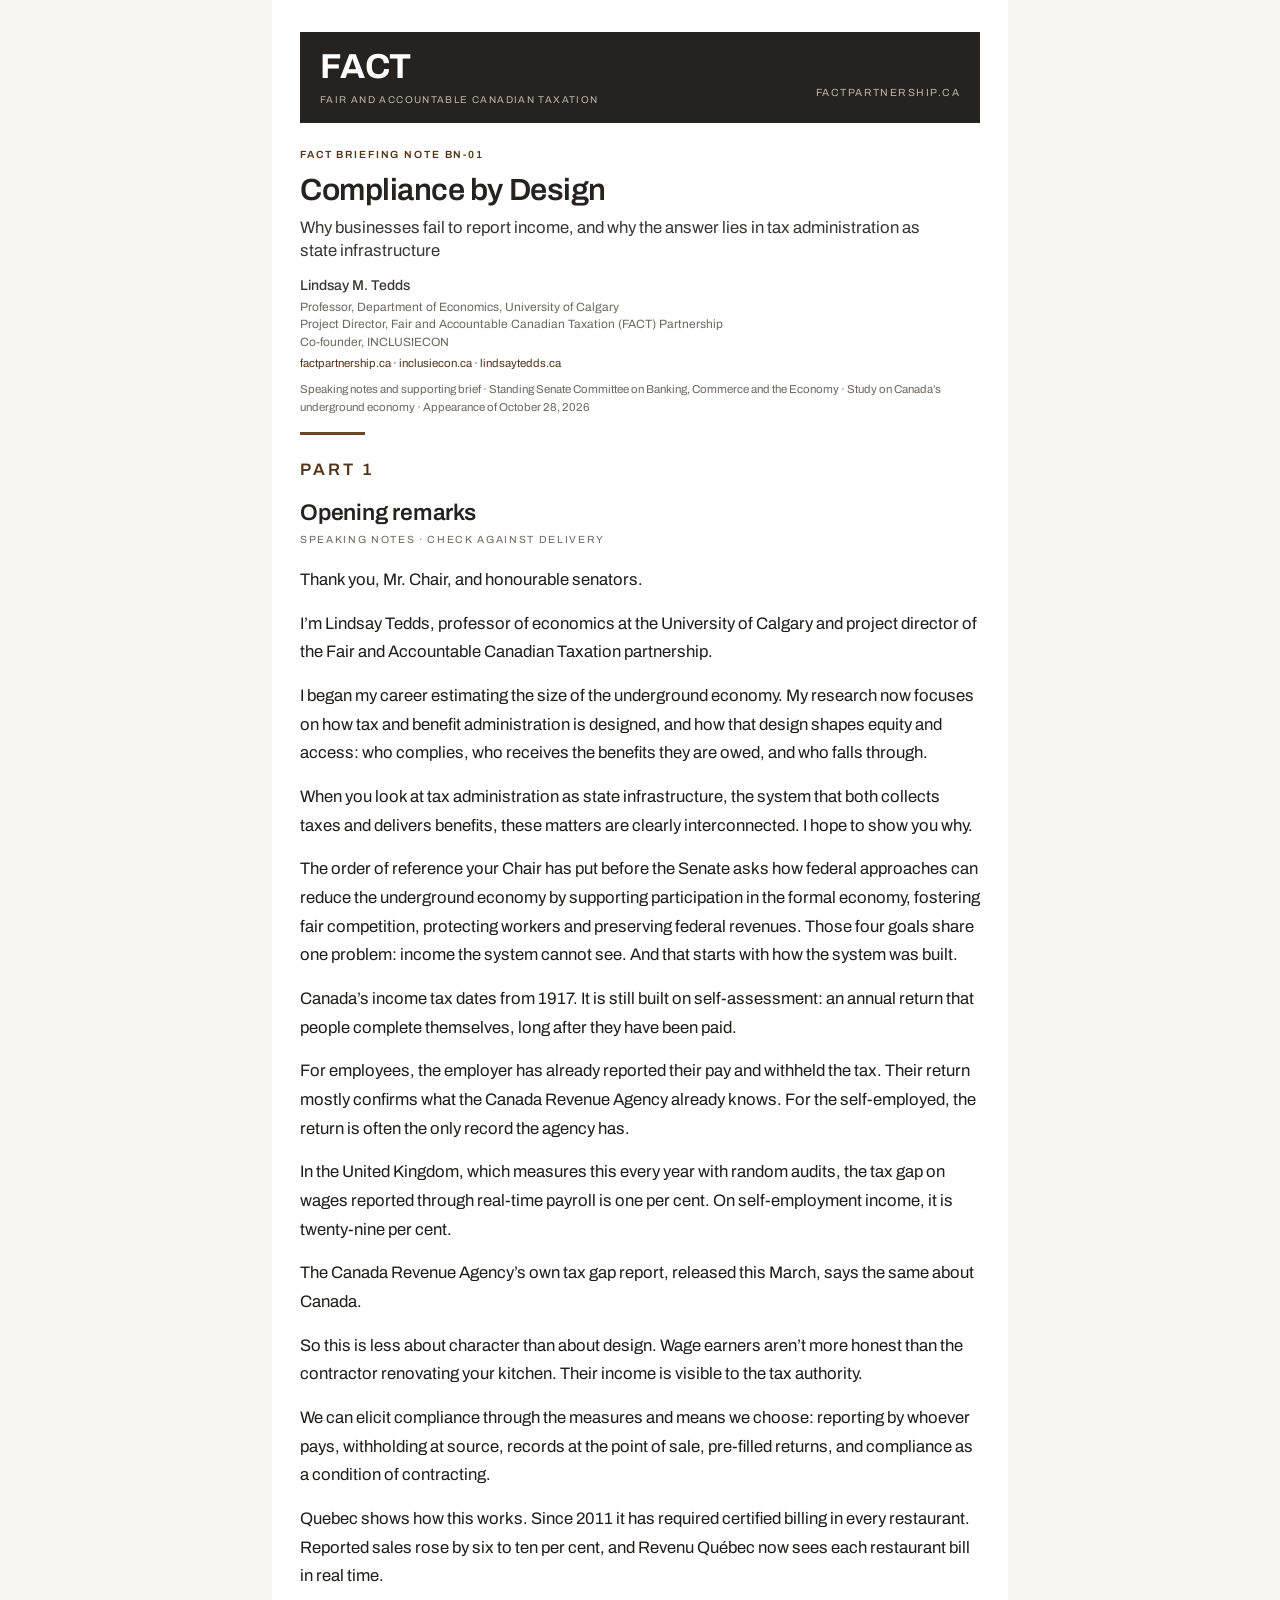
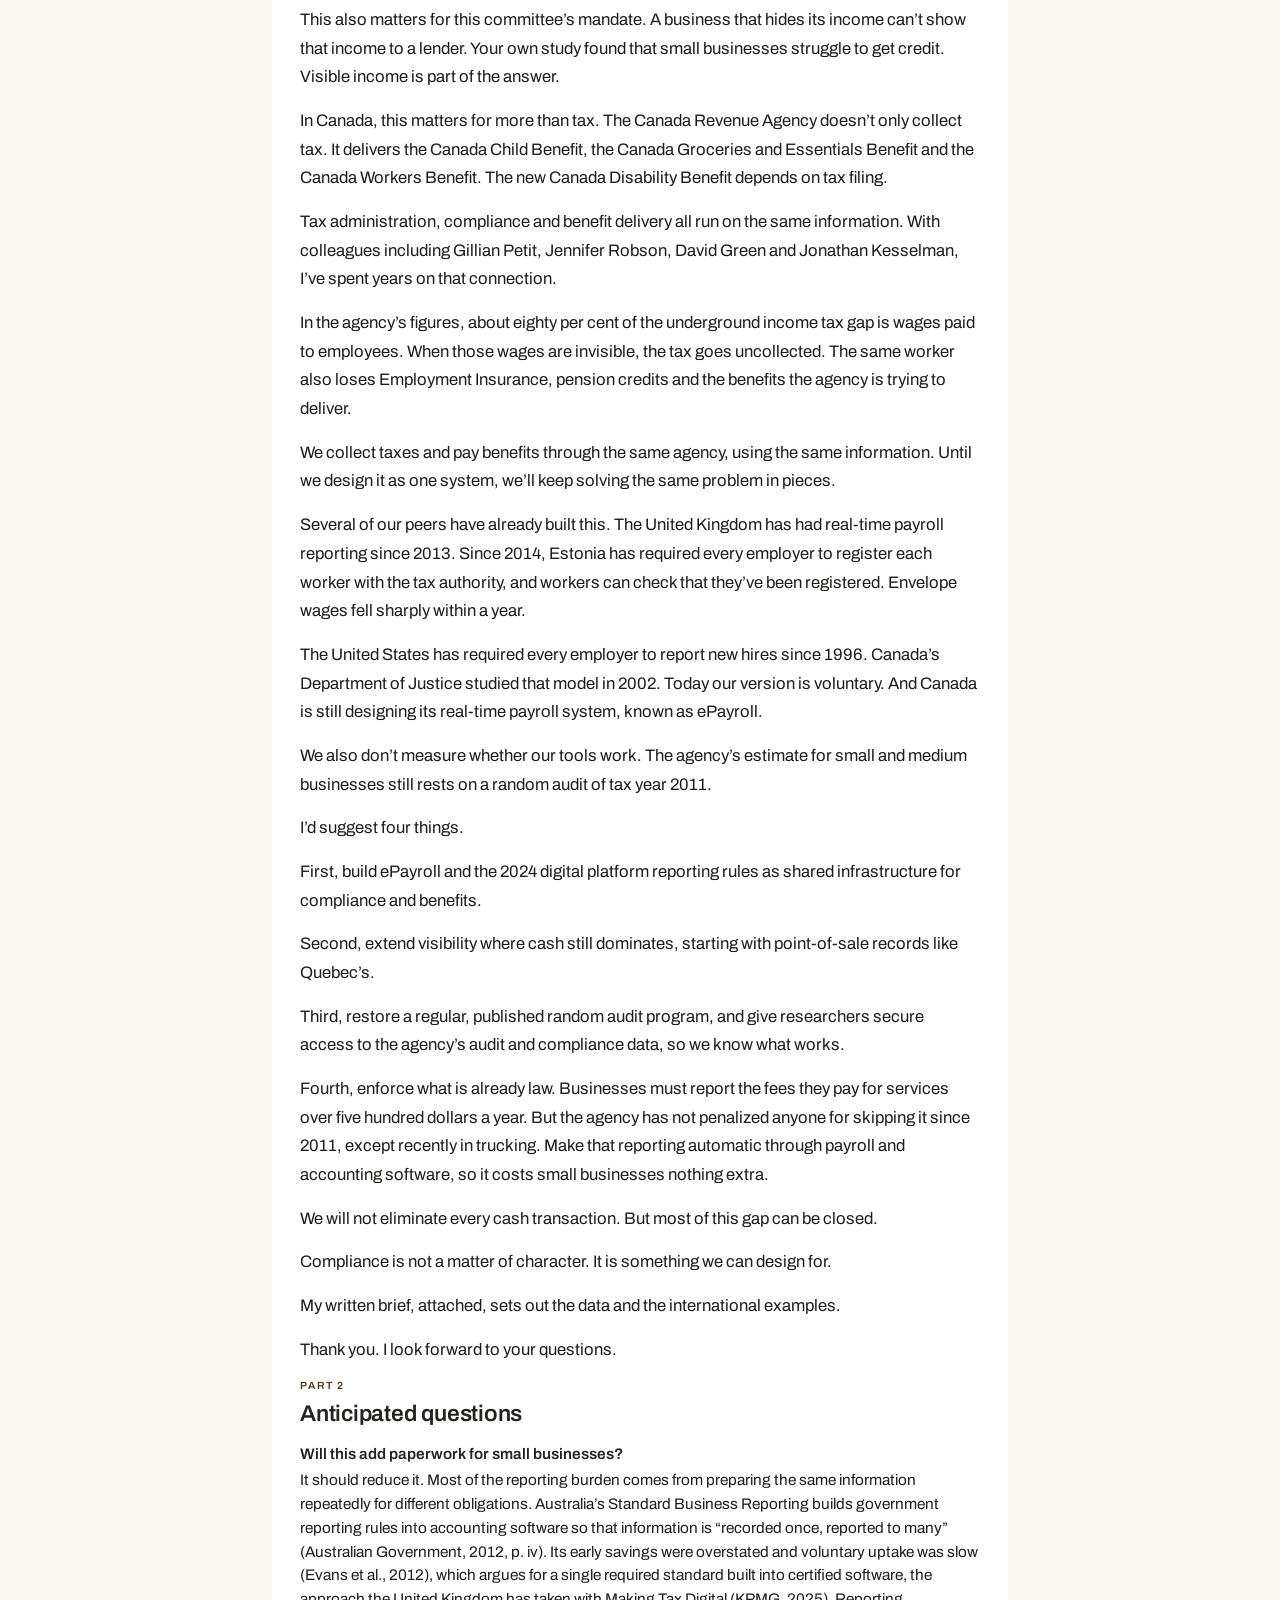
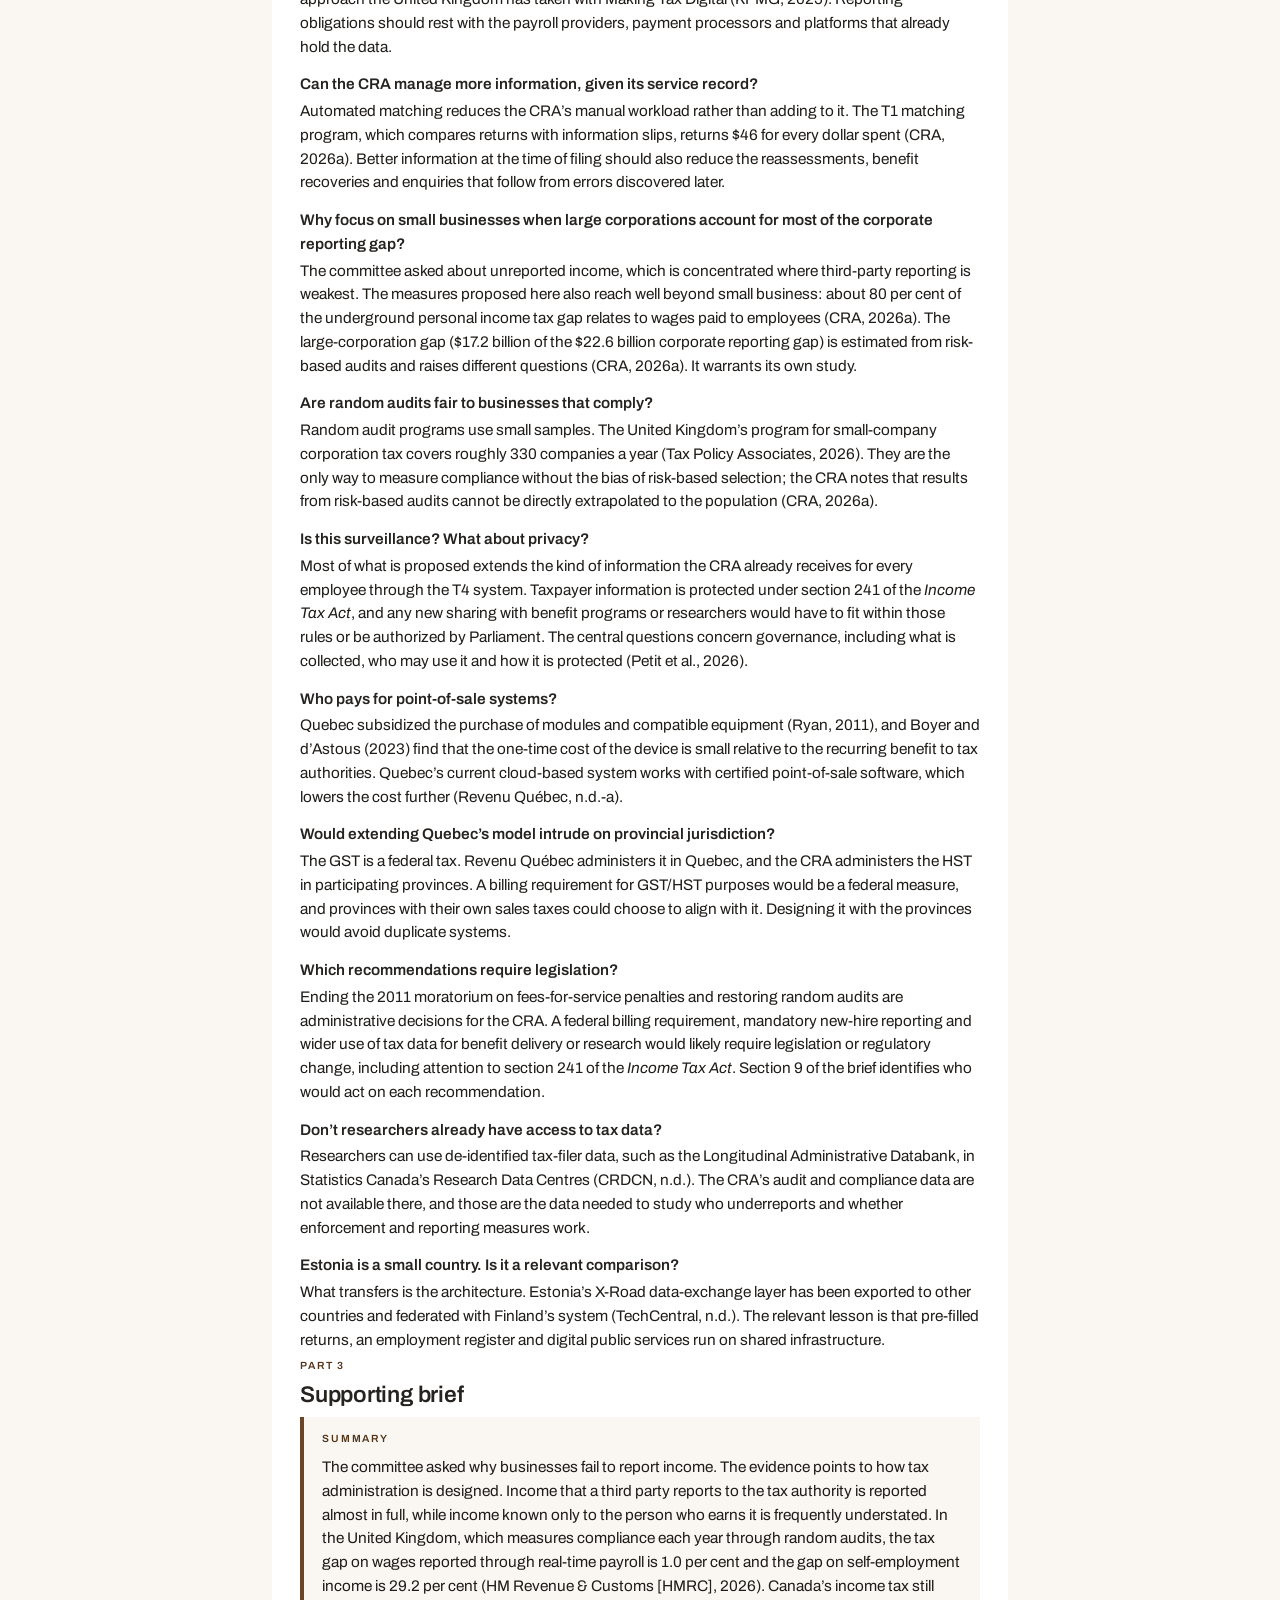
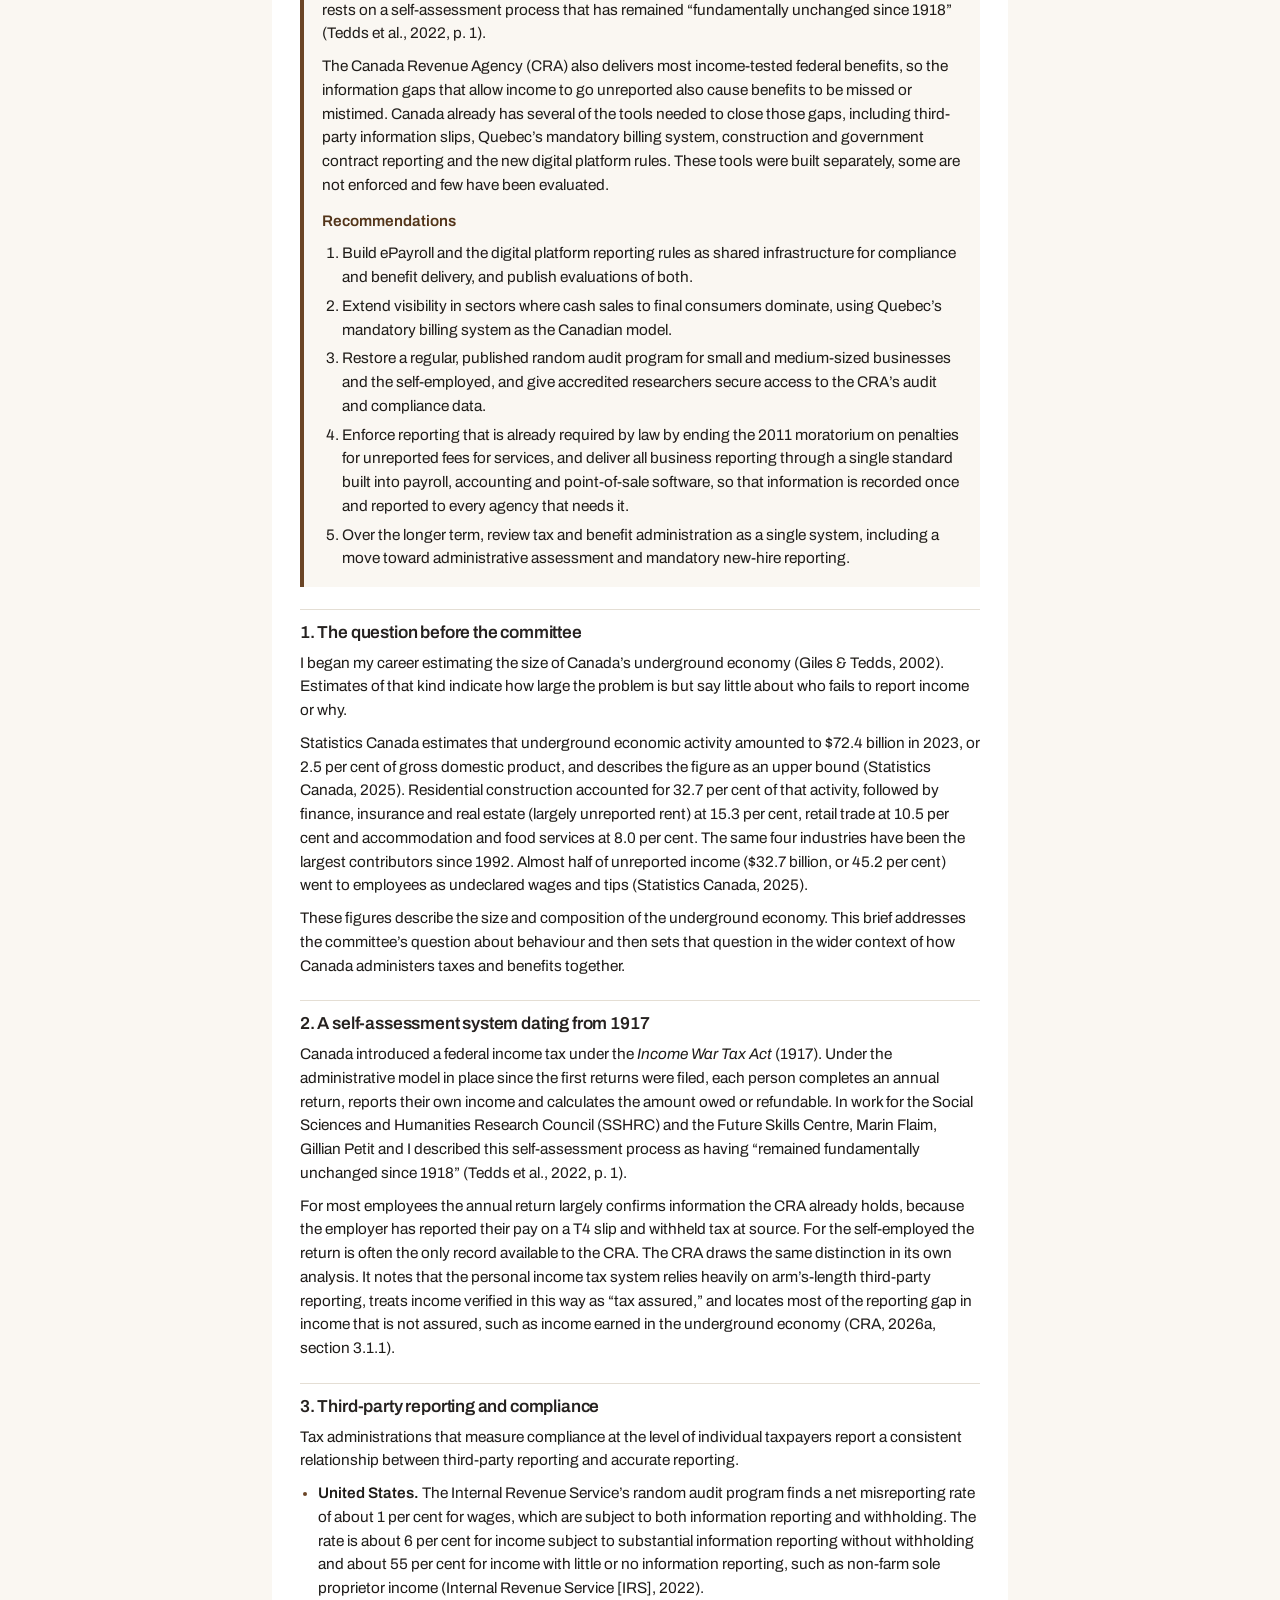
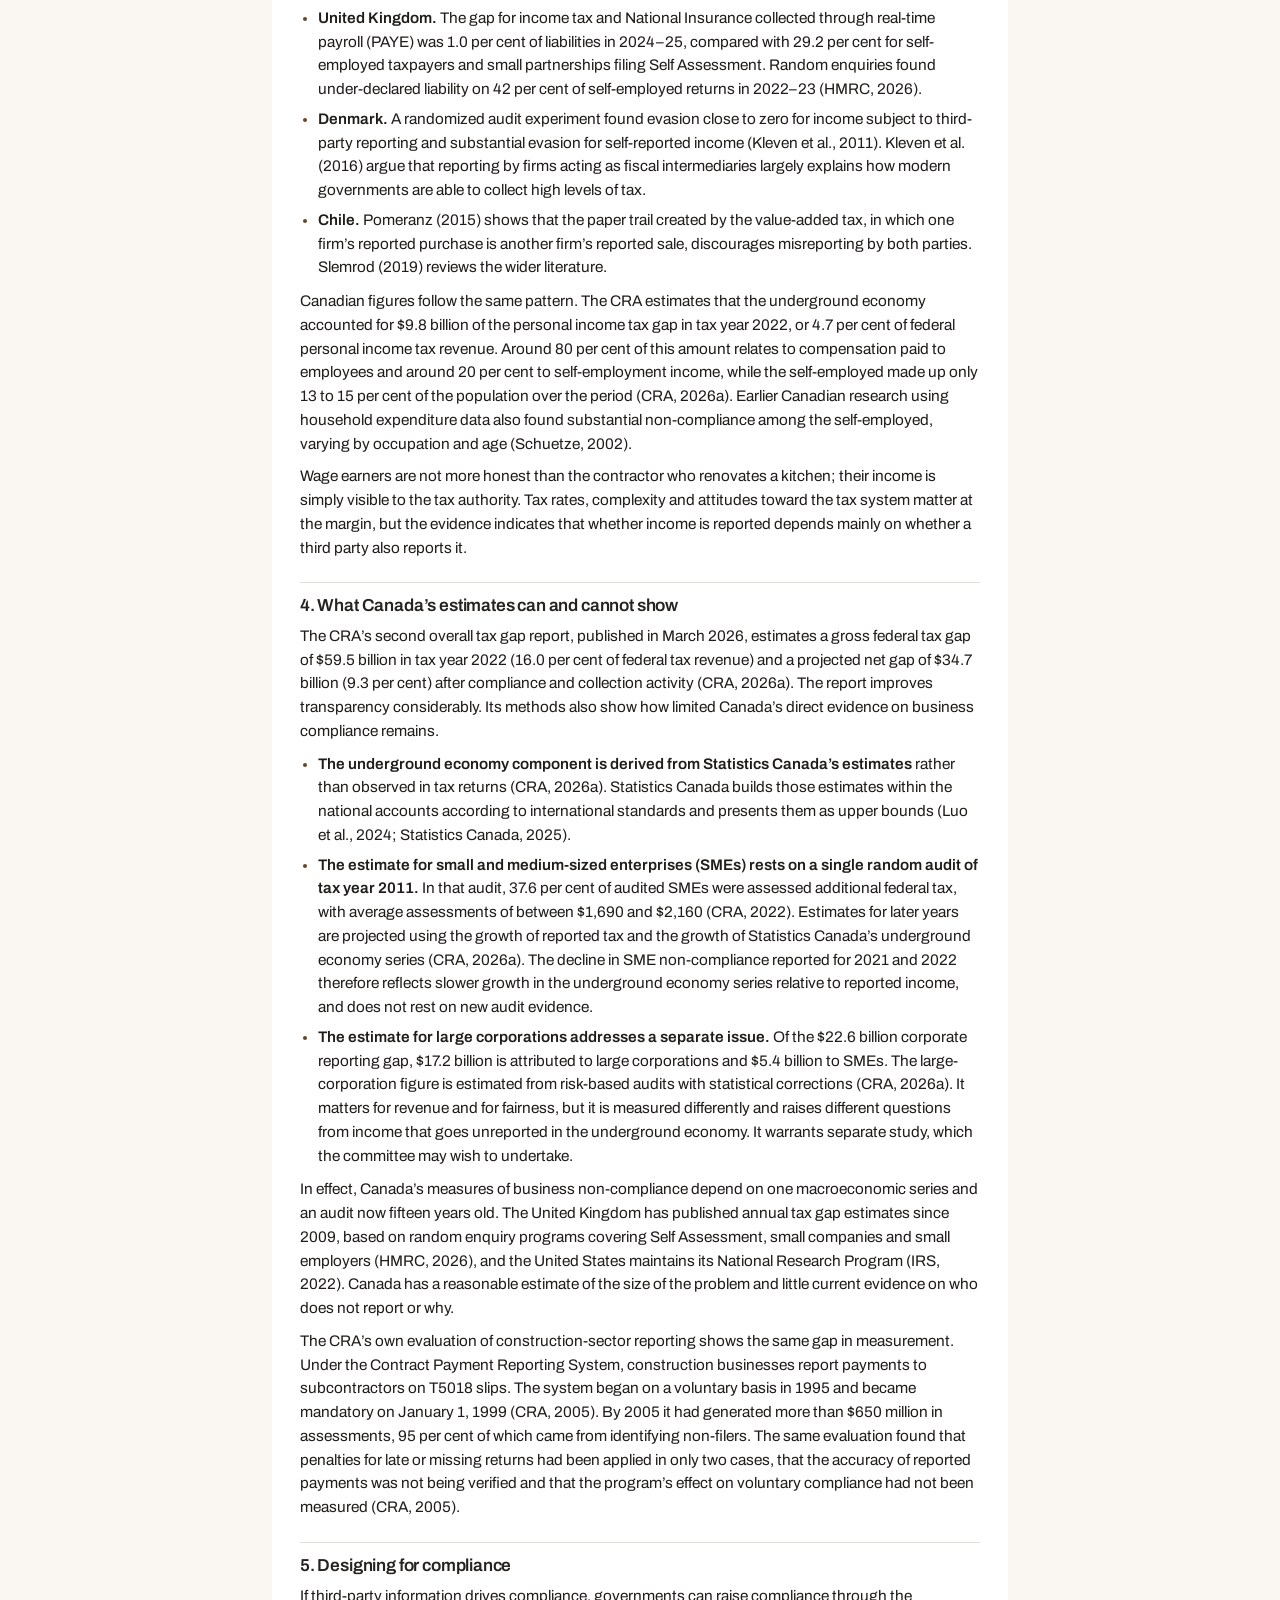
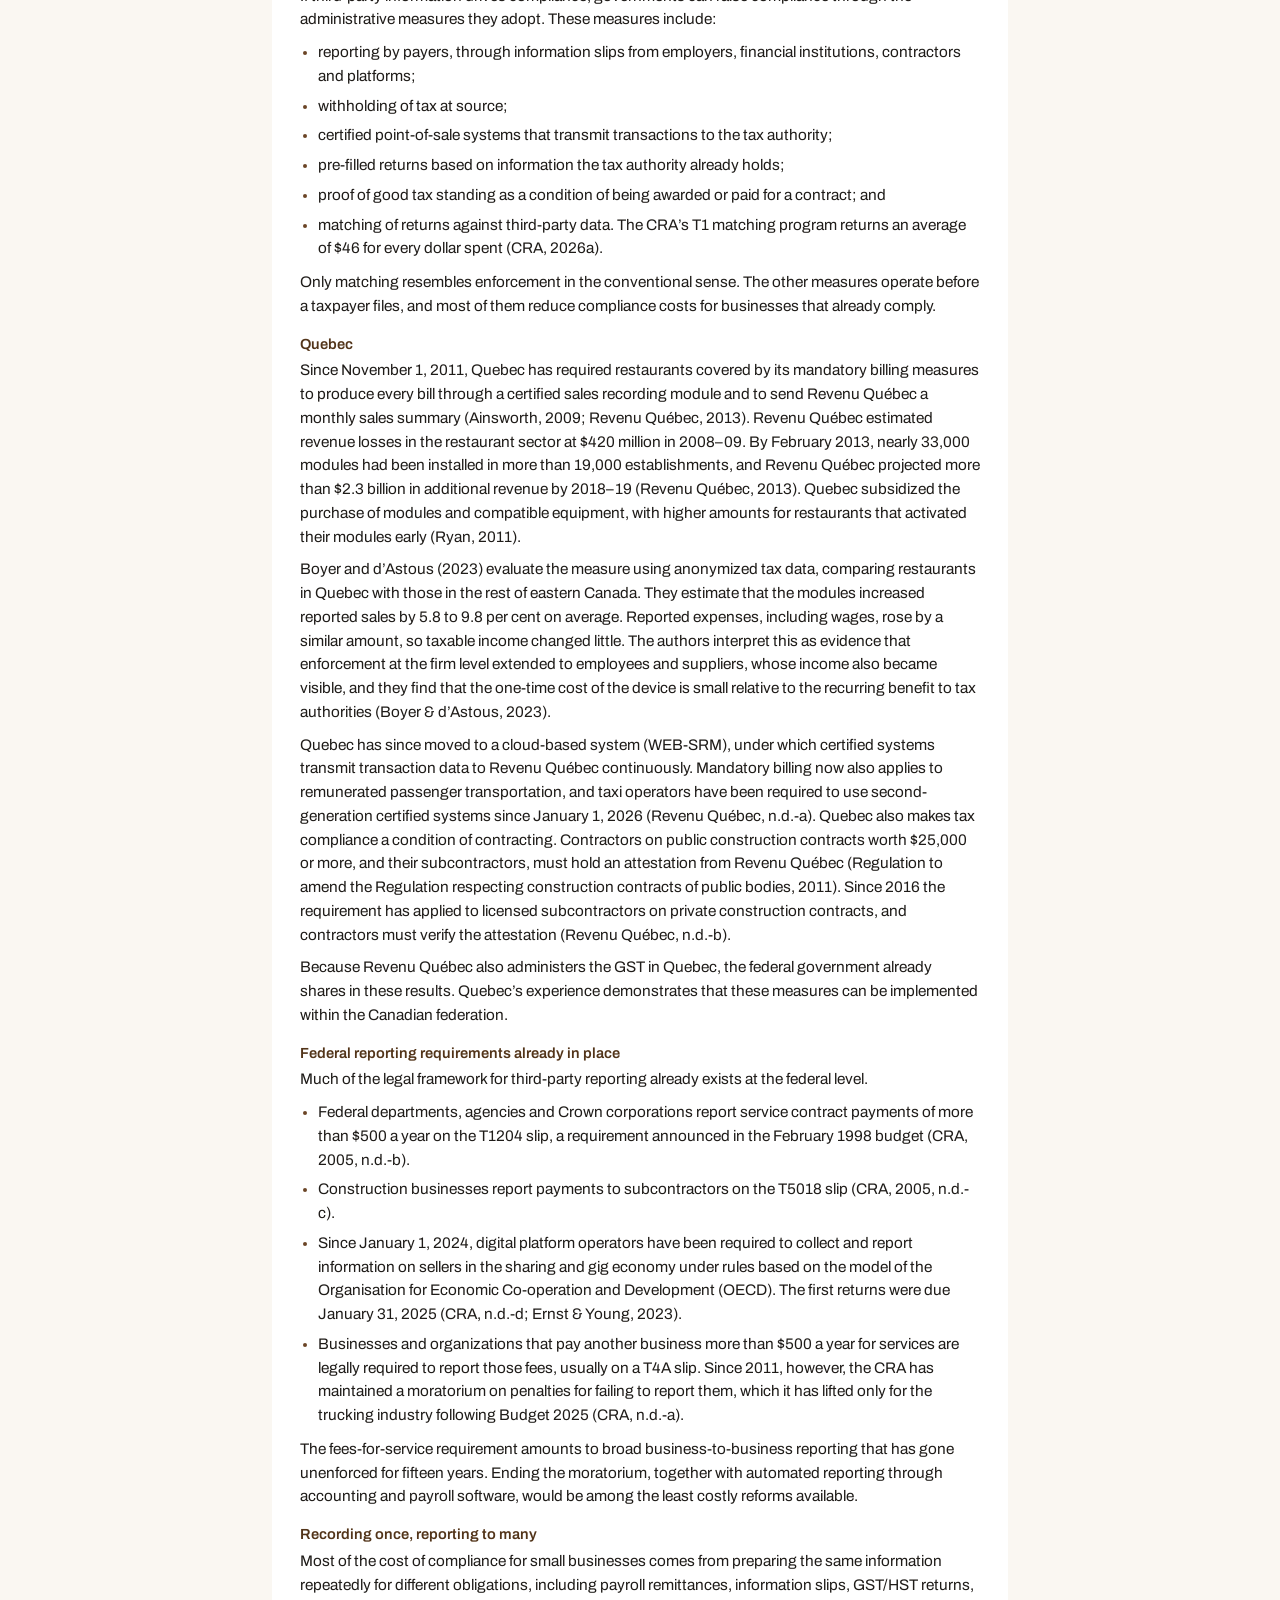
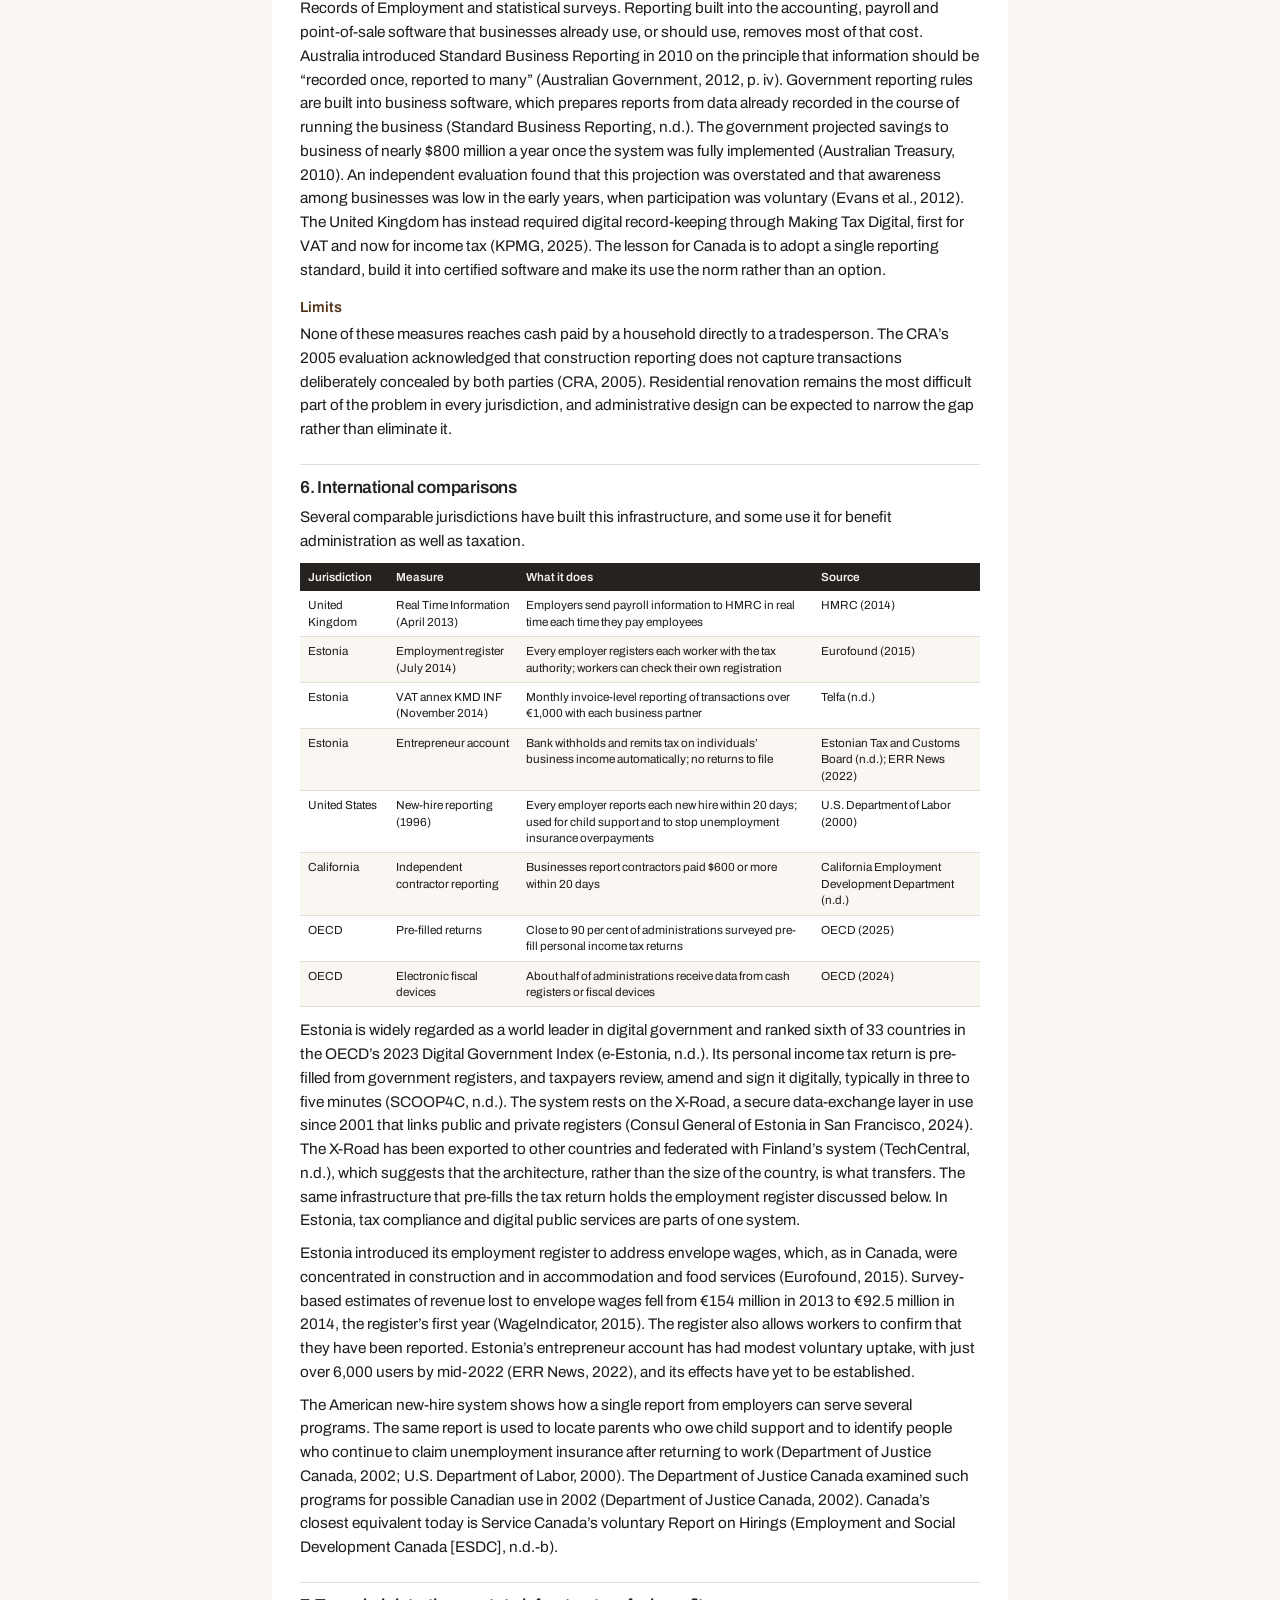
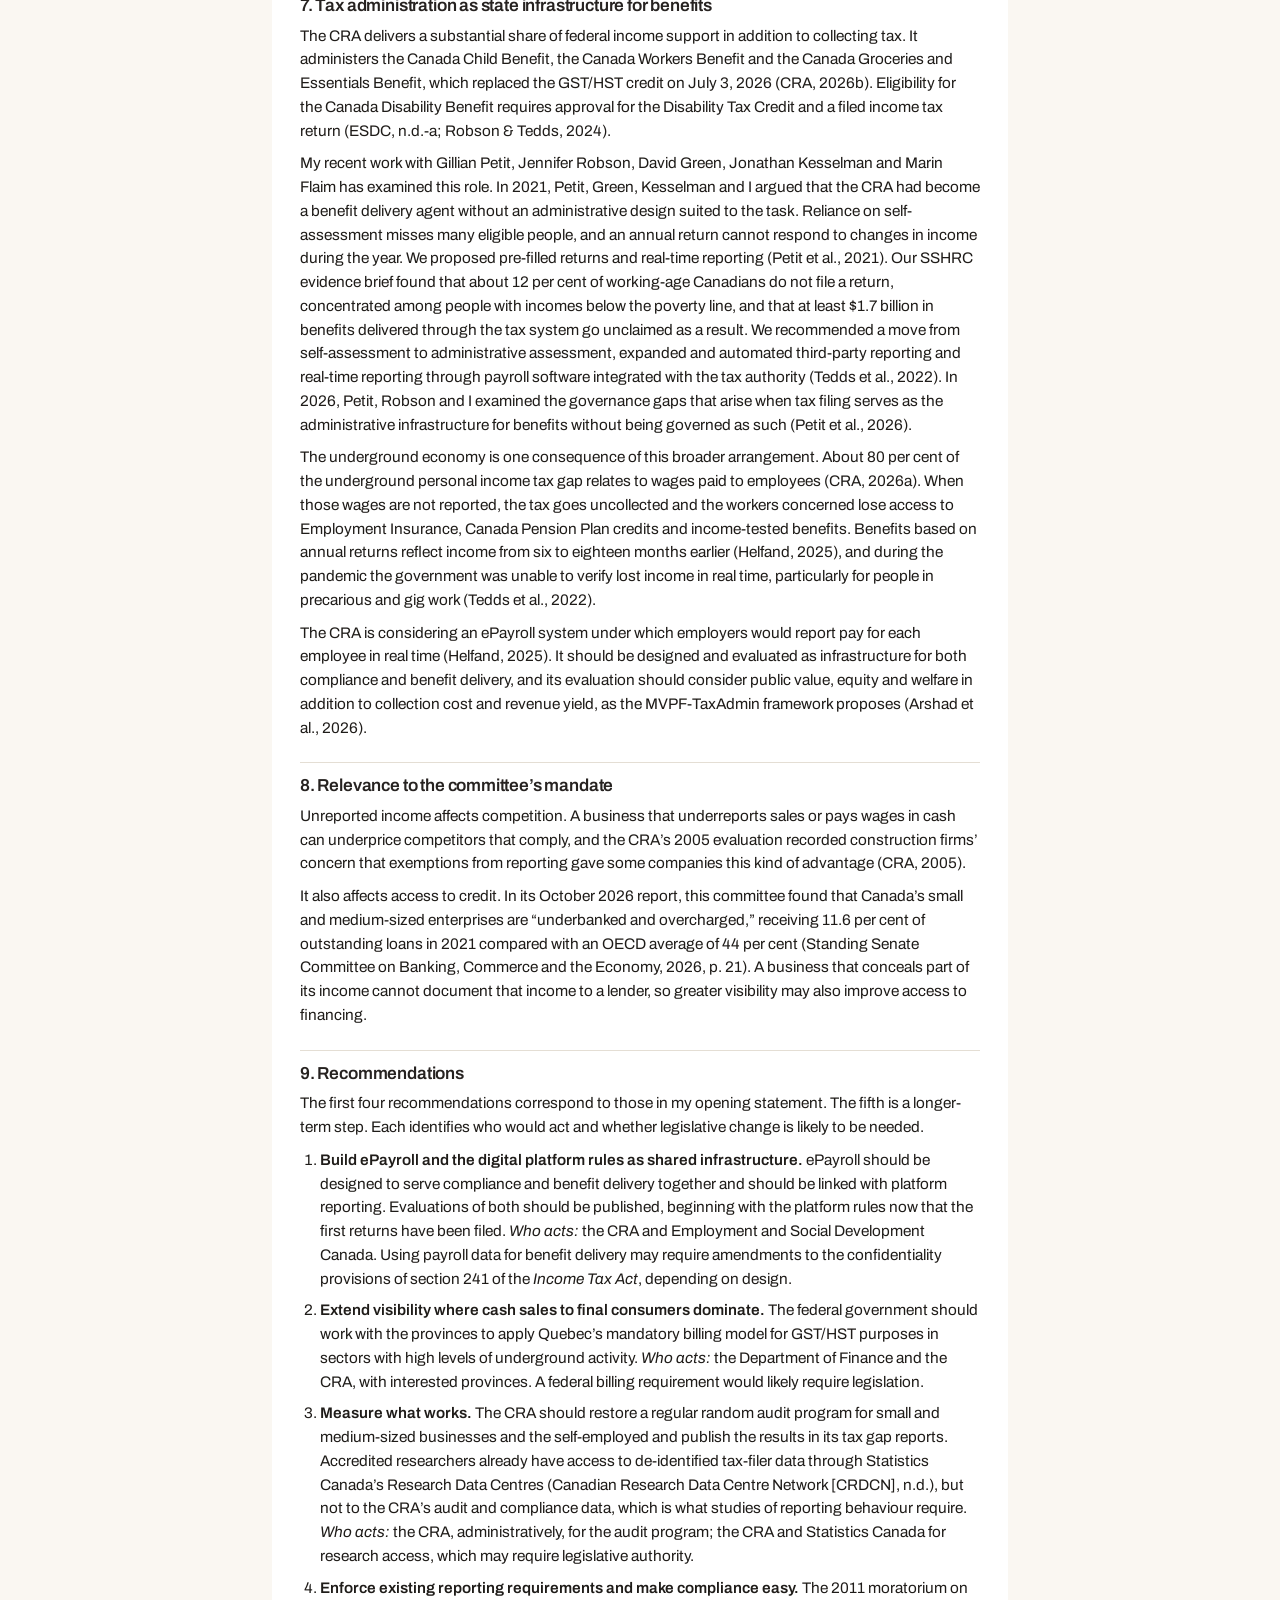
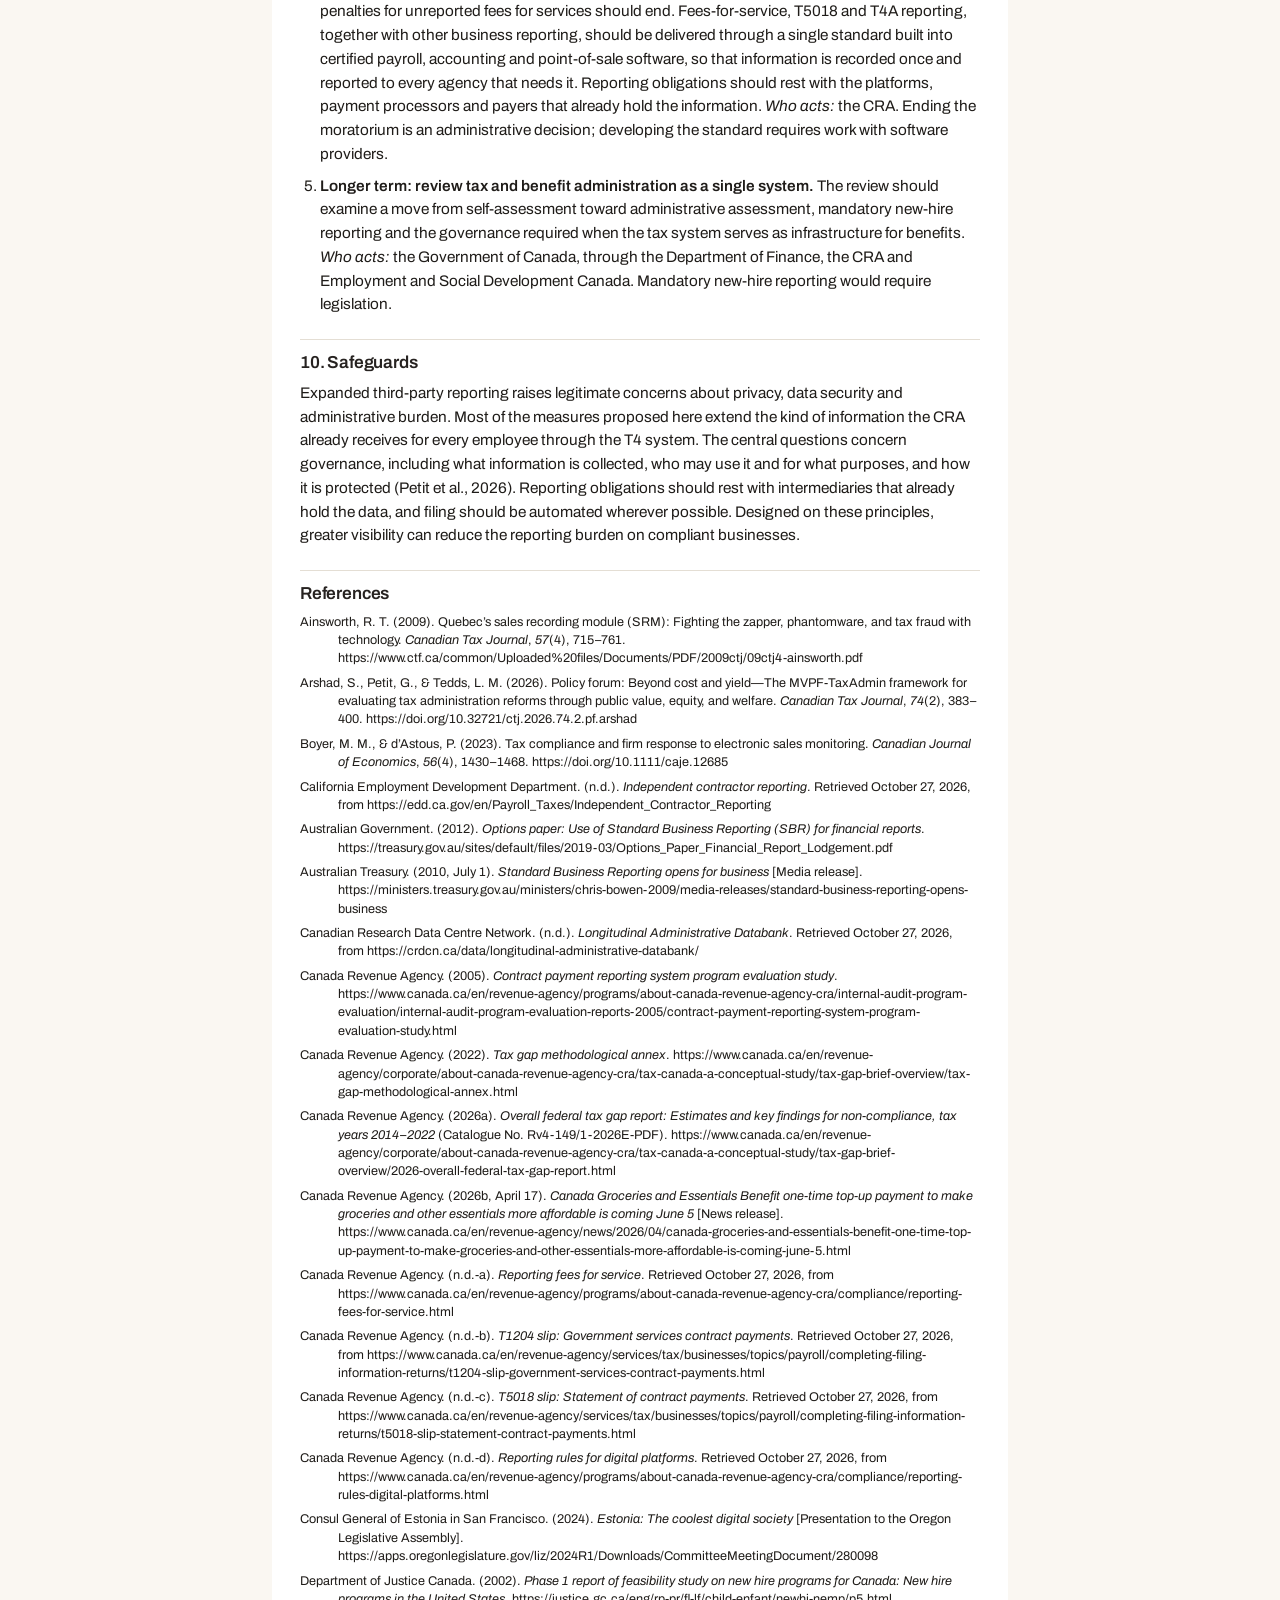
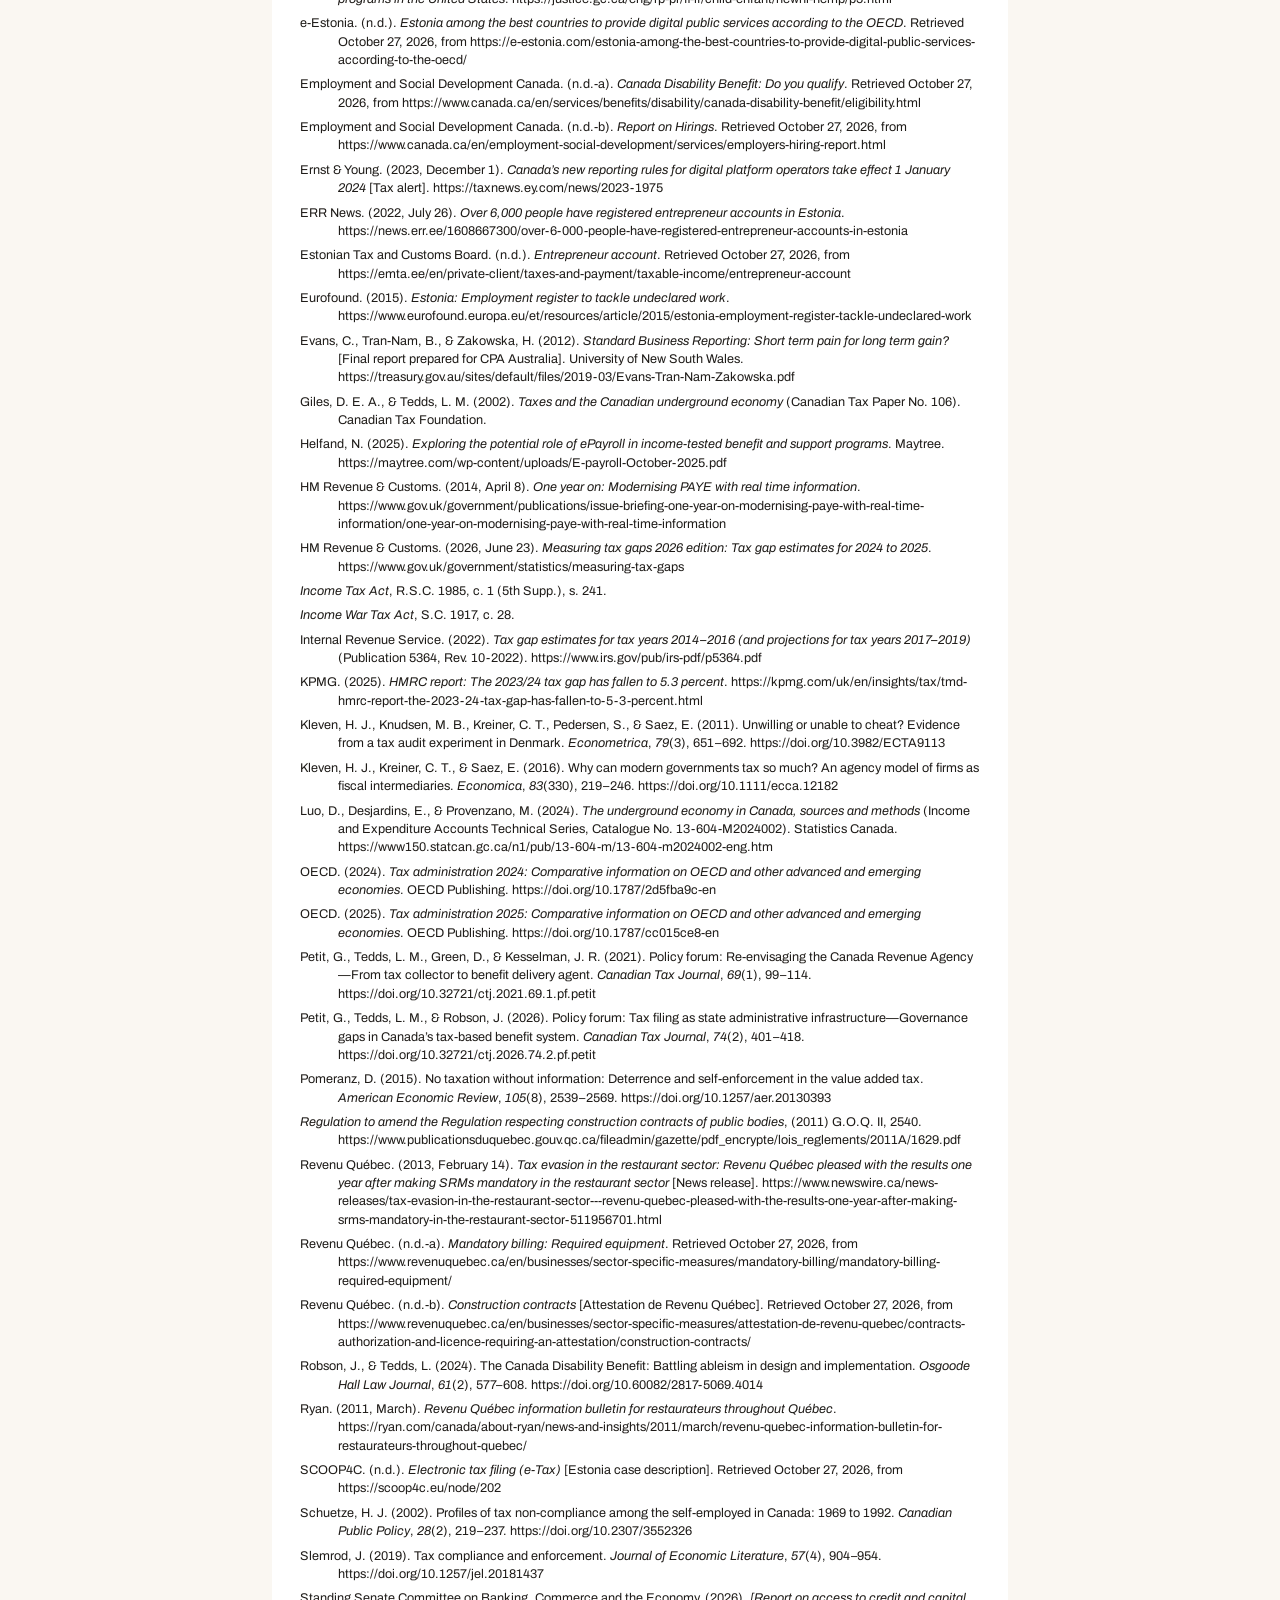
<file: fact-pb-senate-banc-en.html>
<!doctype html><html lang="en-CA"><head><meta charset="utf-8"><meta name="viewport" content="width=device-width, initial-scale=1"><meta name="description" content="Opening remarks and written brief by Lindsay M. Tedds to the Standing Senate Committee on Banking, Commerce and the Economy on why businesses fail to report income."><title>Compliance by Design: FACT Briefing Note BN-01</title><style>
@import url('https://fonts.googleapis.com/css2?family=Archivo:ital,wght@0,400;0,500;0,600;0,700;1,400;1,600&display=swap');
:root{--ink:#262220;--ink-soft:#3a3532;--paper:#faf7f2;--card:#ffffff;--border:#e4ded4;--bronze:#6b4526;--bronze-dark:#523419;--text:#1f1c19;--muted:#6f675e;--on-dark:#f4f1ec;--on-dark-muted:#bdb5aa;}
@page{size:Letter;margin:0.63in 1.02in 0.75in 1.02in;}
*{box-sizing:border-box;}
html,body{margin:0;padding:0;}
body{font-family:'Archivo','Helvetica Neue',Arial,sans-serif;color:var(--text);font-size:10.6pt;line-height:1.55;-webkit-print-color-adjust:exact;print-color-adjust:exact;background:#fff;}
.bar{background:var(--ink);display:flex;justify-content:space-between;align-items:flex-end;padding:18px 20px 16px 20px;}
.bar .mark{font-size:26pt;font-weight:700;line-height:1;color:#fff;letter-spacing:0.01em;}
.bar .expand{display:block;margin-top:7px;font-size:7.4pt;letter-spacing:0.14em;text-transform:uppercase;color:var(--on-dark-muted);}
.bar .site{font-size:7.8pt;letter-spacing:0.14em;text-transform:uppercase;color:var(--on-dark-muted);margin-bottom:6px;}
.eyebrow{margin:24px 0 10px;font-size:7.8pt;letter-spacing:0.18em;text-transform:uppercase;color:var(--bronze-dark);font-weight:600;}
h1{font-size:23pt;font-weight:600;letter-spacing:-0.015em;line-height:1.14;margin:0 0 8px;color:var(--ink);max-width:30em;}
.subtitle{font-size:12.5pt;line-height:1.35;color:var(--ink-soft);margin:0 0 14px;max-width:38em;}
.authors{font-size:10.6pt;color:var(--ink-soft);margin:0 0 2px;font-weight:500;}
.aff{font-size:9pt;color:var(--muted);line-height:1.45;margin:0;}
.web{font-size:8.6pt;color:var(--bronze-dark);margin:4px 0 0;}
.context{font-size:8.6pt;color:var(--muted);margin:8px 0 0;}
.rule{width:0.68in;height:3px;background:var(--bronze);margin:16px 0 20px;}
.section-label,.part{font-size:7.8pt;letter-spacing:0.18em;text-transform:uppercase;color:var(--bronze-dark);font-weight:600;margin:0 0 6px;}
.summary{background:var(--paper);border-left:4px solid var(--bronze);padding:14px 18px 8px;margin:0 0 8px;}
.summary p{margin:0 0 9px;}
.rec-head{font-weight:600;color:var(--bronze-dark);margin-top:12px!important;break-after:avoid;}
ol.recs{margin:4px 0 8px;padding-left:20px;} ol.recs li{margin:0 0 5px;} ol.recs.long li{margin-bottom:8px;}
h2{font-size:13pt;font-weight:600;letter-spacing:-0.01em;line-height:1.25;margin:22px 0 8px;padding-top:12px;border-top:1px solid var(--border);color:var(--ink);break-after:avoid;}
h2.parth{border-top:none;padding-top:0;margin-top:2px;font-size:17pt;}
h3{font-size:11pt;font-weight:600;margin:14px 0 4px;color:var(--bronze-dark);break-after:avoid;}
p{margin:0 0 9px;orphans:3;widows:3;}
ul{margin:4px 0 10px;padding-left:18px;} ul li{margin:0 0 6px;} ul li::marker{color:var(--bronze);}
strong{font-weight:600;}
a{color:var(--bronze-dark);}
.notes p{font-size:12.4pt;line-height:1.72;margin:0 0 15px;}
.notes p.cad{font-size:7.8pt;letter-spacing:0.16em;text-transform:uppercase;color:var(--muted);margin:-2px 0 18px;line-height:1.3;}
.qa .q{font-weight:600;color:var(--ink);margin:14px 0 3px;break-after:avoid;} .qa .a{margin:0 0 6px;}
.pb{break-before:page;}
.tablewrap{margin:8px 0 12px;}
table{width:100%;border-collapse:collapse;font-size:8.8pt;line-height:1.4;}
thead th{background:var(--ink);color:var(--on-dark);text-align:left;font-weight:600;padding:6px 8px;}
tbody td{padding:6px 8px;border-bottom:1px solid var(--border);vertical-align:top;}
tbody tr:nth-child(even) td{background:var(--paper);} tr{break-inside:avoid;}
.refs p{font-size:8.6pt;line-height:1.45;padding-left:0.4in;text-indent:-0.4in;margin:0 0 6px;overflow-wrap:anywhere;}
.cite{margin:22px 0 10px;background:#fff;border:1px solid var(--border);border-left:4px solid var(--bronze);padding:14px 20px;break-inside:avoid;}
.cite .lbl{font-size:7.6pt;letter-spacing:0.18em;text-transform:uppercase;color:var(--bronze-dark);font-weight:600;margin:0 0 8px;}
.cite p{font-size:9.4pt;margin:0 0 6px;}
.cite .note{font-size:8.6pt;color:var(--muted);}
.boiler{background:var(--paper);border:1px solid var(--border);border-left:4px solid var(--bronze);padding:14px 20px;font-style:italic;font-size:8.8pt;line-height:1.5;break-inside:avoid;}
.boiler p{margin:0;}
.bar .site a{color:inherit;text-decoration:none;}
@media screen{
  html{background:var(--paper);}
  body{max-width:46rem;margin:0 auto;padding:32px 28px 64px;background:#fff;font-size:11.5pt;}
  .notes p{font-size:12.5pt;}
  .refs p{font-size:9.5pt;}
  .pb{break-before:auto;height:0;margin:0;}
  .tablewrap{overflow-x:auto;}
}
@media screen and (max-width:600px){
  body{padding:16px 18px 48px;}
  .bar{flex-direction:column;align-items:flex-start;gap:8px;}
  .bar .site{margin-bottom:0;}
  h1{font-size:20pt;}
  table{font-size:8.4pt;}
}
</style></head><body>
<div class="bar"><div><div class="mark">FACT</div><span class="expand">Fair and Accountable Canadian Taxation</span></div><div class="site"><a href="https://factpartnership.ca/">factpartnership.ca</a></div></div>
<p class="eyebrow">FACT Briefing Note BN-01</p>
<h1>Compliance by Design</h1>
<p class="subtitle">Why businesses fail to report income, and why the answer lies in tax administration as state infrastructure</p>
<p class="authors">Lindsay M. Tedds</p>
<p class="aff">Professor, Department of Economics, University of Calgary<br>Project Director, Fair and Accountable Canadian Taxation (FACT) Partnership<br>Co-founder, INCLUSIECON</p>
<p class="web">factpartnership.ca · inclusiecon.ca · lindsaytedds.ca</p>
<p class="context">Speaking notes and supporting brief · Standing Senate Committee on Banking, Commerce and the Economy · Study on Canada&rsquo;s underground economy · Appearance of October 28, 2026</p>
<div class="rule"></div>
<main>
<section class="notes">
<p class="part">Part 1</p>
<h2 class="parth">Opening remarks</h2>
<p class="cad">Speaking notes &middot; Check against delivery</p>
<p>Thank you, Mr. Chair, and honourable senators.</p><p>I&rsquo;m Lindsay Tedds, professor of economics at the University of Calgary and project director of the Fair and Accountable Canadian Taxation partnership.</p><p>I began my career estimating the size of the underground economy. My research now focuses on how tax and benefit administration is designed, and how that design shapes equity and access: who complies, who receives the benefits they are owed, and who falls through.</p><p>When you look at tax administration as state infrastructure, the system that both collects taxes and delivers benefits, these matters are clearly interconnected. I hope to show you why.</p><p>The order of reference your Chair has put before the Senate asks how federal approaches can reduce the underground economy by supporting participation in the formal economy, fostering fair competition, protecting workers and preserving federal revenues. Those four goals share one problem: income the system cannot see. And that starts with how the system was built.</p><p>Canada&rsquo;s income tax dates from 1917. It is still built on self-assessment: an annual return that people complete themselves, long after they have been paid.</p><p>For employees, the employer has already reported their pay and withheld the tax. Their return mostly confirms what the Canada Revenue Agency already knows. For the self-employed, the return is often the only record the agency has.</p><p>In the United Kingdom, which measures this every year with random audits, the tax gap on wages reported through real-time payroll is one per cent. On self-employment income, it is twenty-nine per cent.</p><p>The Canada Revenue Agency&rsquo;s own tax gap report, released this March, says the same about Canada.</p><p>So this is less about character than about design. Wage earners aren&rsquo;t more honest than the contractor renovating your kitchen. Their income is visible to the tax authority.</p><p>We can elicit compliance through the measures and means we choose: reporting by whoever pays, withholding at source, records at the point of sale, pre-filled returns, and compliance as a condition of contracting.</p><p>Quebec shows how this works. Since 2011 it has required certified billing in every restaurant. Reported sales rose by six to ten per cent, and Revenu Qu&eacute;bec now sees each restaurant bill in real time.</p><p>This also matters for this committee&rsquo;s mandate. A business that hides its income can&rsquo;t show that income to a lender. Your own study found that small businesses struggle to get credit. Visible income is part of the answer.</p><p>In Canada, this matters for more than tax. The Canada Revenue Agency doesn&rsquo;t only collect tax. It delivers the Canada Child Benefit, the Canada Groceries and Essentials Benefit and the Canada Workers Benefit. The new Canada Disability Benefit depends on tax filing.</p><p>Tax administration, compliance and benefit delivery all run on the same information. With colleagues including Gillian Petit, Jennifer Robson, David Green and Jonathan Kesselman, I&rsquo;ve spent years on that connection.</p><p>In the agency&rsquo;s figures, about eighty per cent of the underground income tax gap is wages paid to employees. When those wages are invisible, the tax goes uncollected. The same worker also loses Employment Insurance, pension credits and the benefits the agency is trying to deliver.</p><p>We collect taxes and pay benefits through the same agency, using the same information. Until we design it as one system, we&rsquo;ll keep solving the same problem in pieces.</p><p>Several of our peers have already built this. The United Kingdom has had real-time payroll reporting since 2013. Since 2014, Estonia has required every employer to register each worker with the tax authority, and workers can check that they&rsquo;ve been registered. Envelope wages fell sharply within a year.</p><p>The United States has required every employer to report new hires since 1996. Canada&rsquo;s Department of Justice studied that model in 2002. Today our version is voluntary. And Canada is still designing its real-time payroll system, known as ePayroll.</p><p>We also don&rsquo;t measure whether our tools work. The agency&rsquo;s estimate for small and medium businesses still rests on a random audit of tax year 2011.</p><p>I&rsquo;d suggest four things.</p><p>First, build ePayroll and the 2024 digital platform reporting rules as shared infrastructure for compliance and benefits.</p><p>Second, extend visibility where cash still dominates, starting with point-of-sale records like Quebec&rsquo;s.</p><p>Third, restore a regular, published random audit program, and give researchers secure access to the agency&rsquo;s audit and compliance data, so we know what works.</p><p>Fourth, enforce what is already law. Businesses must report the fees they pay for services over five hundred dollars a year. But the agency has not penalized anyone for skipping it since 2011, except recently in trucking. Make that reporting automatic through payroll and accounting software, so it costs small businesses nothing extra.</p><p>We will not eliminate every cash transaction. But most of this gap can be closed.</p><p>Compliance is not a matter of character. It is something we can design for.</p><p>My written brief, attached, sets out the data and the international examples.</p><p>Thank you. I look forward to your questions.</p>
</section>
<div class="pb"></div>
<p class="part">Part 2</p>
<h2 class="parth">Anticipated questions</h2>
<section class="qa"><p class="q">Will this add paperwork for small businesses?</p><p class="a">It should reduce it. Most of the reporting burden comes from preparing the same information repeatedly for different obligations. Australia&rsquo;s Standard Business Reporting builds government reporting rules into accounting software so that information is &ldquo;recorded once, reported to many&rdquo; (Australian Government, 2012, p. iv). Its early savings were overstated and voluntary uptake was slow (Evans et al., 2012), which argues for a single required standard built into certified software, the approach the United Kingdom has taken with Making Tax Digital (KPMG, 2025). Reporting obligations should rest with the payroll providers, payment processors and platforms that already hold the data.</p><p class="q">Can the CRA manage more information, given its service record?</p><p class="a">Automated matching reduces the CRA&rsquo;s manual workload rather than adding to it. The T1 matching program, which compares returns with information slips, returns $46 for every dollar spent (CRA, 2026a). Better information at the time of filing should also reduce the reassessments, benefit recoveries and enquiries that follow from errors discovered later.</p><p class="q">Why focus on small businesses when large corporations account for most of the corporate reporting gap?</p><p class="a">The committee asked about unreported income, which is concentrated where third-party reporting is weakest. The measures proposed here also reach well beyond small business: about 80 per cent of the underground personal income tax gap relates to wages paid to employees (CRA, 2026a). The large-corporation gap ($17.2 billion of the $22.6 billion corporate reporting gap) is estimated from risk-based audits and raises different questions (CRA, 2026a). It warrants its own study.</p><p class="q">Are random audits fair to businesses that comply?</p><p class="a">Random audit programs use small samples. The United Kingdom&rsquo;s program for small-company corporation tax covers roughly 330 companies a year (Tax Policy Associates, 2026). They are the only way to measure compliance without the bias of risk-based selection; the CRA notes that results from risk-based audits cannot be directly extrapolated to the population (CRA, 2026a).</p><p class="q">Is this surveillance? What about privacy?</p><p class="a">Most of what is proposed extends the kind of information the CRA already receives for every employee through the T4 system. Taxpayer information is protected under section 241 of the <em>Income Tax Act</em>, and any new sharing with benefit programs or researchers would have to fit within those rules or be authorized by Parliament. The central questions concern governance, including what is collected, who may use it and how it is protected (Petit et al., 2026).</p><p class="q">Who pays for point-of-sale systems?</p><p class="a">Quebec subsidized the purchase of modules and compatible equipment (Ryan, 2011), and Boyer and d&rsquo;Astous (2023) find that the one-time cost of the device is small relative to the recurring benefit to tax authorities. Quebec&rsquo;s current cloud-based system works with certified point-of-sale software, which lowers the cost further (Revenu Qu&eacute;bec, n.d.-a).</p><p class="q">Would extending Quebec&rsquo;s model intrude on provincial jurisdiction?</p><p class="a">The GST is a federal tax. Revenu Qu&eacute;bec administers it in Quebec, and the CRA administers the HST in participating provinces. A billing requirement for GST/HST purposes would be a federal measure, and provinces with their own sales taxes could choose to align with it. Designing it with the provinces would avoid duplicate systems.</p><p class="q">Which recommendations require legislation?</p><p class="a">Ending the 2011 moratorium on fees-for-service penalties and restoring random audits are administrative decisions for the CRA. A federal billing requirement, mandatory new-hire reporting and wider use of tax data for benefit delivery or research would likely require legislation or regulatory change, including attention to section 241 of the <em>Income Tax Act</em>. Section 9 of the brief identifies who would act on each recommendation.</p><p class="q">Don&rsquo;t researchers already have access to tax data?</p><p class="a">Researchers can use de-identified tax-filer data, such as the Longitudinal Administrative Databank, in Statistics Canada&rsquo;s Research Data Centres (CRDCN, n.d.). The CRA&rsquo;s audit and compliance data are not available there, and those are the data needed to study who underreports and whether enforcement and reporting measures work.</p><p class="q">Estonia is a small country. Is it a relevant comparison?</p><p class="a">What transfers is the architecture. Estonia&rsquo;s X-Road data-exchange layer has been exported to other countries and federated with Finland&rsquo;s system (TechCentral, n.d.). The relevant lesson is that pre-filled returns, an employment register and digital public services run on shared infrastructure.</p></section>
<div class="pb"></div>
<p class="part">Part 3</p>
<h2 class="parth">Supporting brief</h2>

<section class="summary">
<p class="section-label">Summary</p>
<p>The committee asked why businesses fail to report income. The evidence points to how tax administration is designed. Income that a third party reports to the tax authority is reported almost in full, while income known only to the person who earns it is frequently understated. In the United Kingdom, which measures compliance each year through random audits, the tax gap on wages reported through real-time payroll is 1.0 per cent and the gap on self-employment income is 29.2 per cent (HM Revenue &amp; Customs [HMRC], 2026). Canada&rsquo;s income tax still rests on a self-assessment process that has remained &ldquo;fundamentally unchanged since 1918&rdquo; (Tedds et al., 2022, p. 1).</p>
<p>The Canada Revenue Agency (CRA) also delivers most income-tested federal benefits, so the information gaps that allow income to go unreported also cause benefits to be missed or mistimed. Canada already has several of the tools needed to close those gaps, including third-party information slips, Quebec&rsquo;s mandatory billing system, construction and government contract reporting and the new digital platform rules. These tools were built separately, some are not enforced and few have been evaluated.</p>
<p class="rec-head">Recommendations</p>
<ol class="recs">
<li>Build ePayroll and the digital platform reporting rules as shared infrastructure for compliance and benefit delivery, and publish evaluations of both.</li>
<li>Extend visibility in sectors where cash sales to final consumers dominate, using Quebec&rsquo;s mandatory billing system as the Canadian model.</li>
<li>Restore a regular, published random audit program for small and medium-sized businesses and the self-employed, and give accredited researchers secure access to the CRA&rsquo;s audit and compliance data.</li>
<li>Enforce reporting that is already required by law by ending the 2011 moratorium on penalties for unreported fees for services, and deliver all business reporting through a single standard built into payroll, accounting and point-of-sale software, so that information is recorded once and reported to every agency that needs it.</li>
<li>Over the longer term, review tax and benefit administration as a single system, including a move toward administrative assessment and mandatory new-hire reporting.</li>
</ol>
</section>

<h2>1. The question before the committee</h2>
<p>I began my career estimating the size of Canada&rsquo;s underground economy (Giles &amp; Tedds, 2002). Estimates of that kind indicate how large the problem is but say little about who fails to report income or why.</p>
<p>Statistics Canada estimates that underground economic activity amounted to $72.4 billion in 2023, or 2.5 per cent of gross domestic product, and describes the figure as an upper bound (Statistics Canada, 2025). Residential construction accounted for 32.7 per cent of that activity, followed by finance, insurance and real estate (largely unreported rent) at 15.3 per cent, retail trade at 10.5 per cent and accommodation and food services at 8.0 per cent. The same four industries have been the largest contributors since 1992. Almost half of unreported income ($32.7 billion, or 45.2 per cent) went to employees as undeclared wages and tips (Statistics Canada, 2025).</p>
<p>These figures describe the size and composition of the underground economy. This brief addresses the committee&rsquo;s question about behaviour and then sets that question in the wider context of how Canada administers taxes and benefits together.</p>

<h2>2. A self-assessment system dating from 1917</h2>
<p>Canada introduced a federal income tax under the <em>Income War Tax Act</em> (1917). Under the administrative model in place since the first returns were filed, each person completes an annual return, reports their own income and calculates the amount owed or refundable. In work for the Social Sciences and Humanities Research Council (SSHRC) and the Future Skills Centre, Marin Flaim, Gillian Petit and I described this self-assessment process as having &ldquo;remained fundamentally unchanged since 1918&rdquo; (Tedds et al., 2022, p. 1).</p>
<p>For most employees the annual return largely confirms information the CRA already holds, because the employer has reported their pay on a T4 slip and withheld tax at source. For the self-employed the return is often the only record available to the CRA. The CRA draws the same distinction in its own analysis. It notes that the personal income tax system relies heavily on arm&rsquo;s-length third-party reporting, treats income verified in this way as &ldquo;tax assured,&rdquo; and locates most of the reporting gap in income that is not assured, such as income earned in the underground economy (CRA, 2026a, section 3.1.1).</p>

<h2>3. Third-party reporting and compliance</h2>
<p>Tax administrations that measure compliance at the level of individual taxpayers report a consistent relationship between third-party reporting and accurate reporting.</p>
<ul>
<li><strong>United States.</strong> The Internal Revenue Service&rsquo;s random audit program finds a net misreporting rate of about 1 per cent for wages, which are subject to both information reporting and withholding. The rate is about 6 per cent for income subject to substantial information reporting without withholding and about 55 per cent for income with little or no information reporting, such as non-farm sole proprietor income (Internal Revenue Service [IRS], 2022).</li>
<li><strong>United Kingdom.</strong> The gap for income tax and National Insurance collected through real-time payroll (PAYE) was 1.0 per cent of liabilities in 2024&ndash;25, compared with 29.2 per cent for self-employed taxpayers and small partnerships filing Self Assessment. Random enquiries found under-declared liability on 42 per cent of self-employed returns in 2022&ndash;23 (HMRC, 2026).</li>
<li><strong>Denmark.</strong> A randomized audit experiment found evasion close to zero for income subject to third-party reporting and substantial evasion for self-reported income (Kleven et al., 2011). Kleven et al. (2016) argue that reporting by firms acting as fiscal intermediaries largely explains how modern governments are able to collect high levels of tax.</li>
<li><strong>Chile.</strong> Pomeranz (2015) shows that the paper trail created by the value-added tax, in which one firm&rsquo;s reported purchase is another firm&rsquo;s reported sale, discourages misreporting by both parties. Slemrod (2019) reviews the wider literature.</li>
</ul>
<p>Canadian figures follow the same pattern. The CRA estimates that the underground economy accounted for $9.8 billion of the personal income tax gap in tax year 2022, or 4.7 per cent of federal personal income tax revenue. Around 80 per cent of this amount relates to compensation paid to employees and around 20 per cent to self-employment income, while the self-employed made up only 13 to 15 per cent of the population over the period (CRA, 2026a). Earlier Canadian research using household expenditure data also found substantial non-compliance among the self-employed, varying by occupation and age (Schuetze, 2002).</p>
<p>Wage earners are not more honest than the contractor who renovates a kitchen; their income is simply visible to the tax authority. Tax rates, complexity and attitudes toward the tax system matter at the margin, but the evidence indicates that whether income is reported depends mainly on whether a third party also reports it.</p>

<h2>4. What Canada&rsquo;s estimates can and cannot show</h2>
<p>The CRA&rsquo;s second overall tax gap report, published in March 2026, estimates a gross federal tax gap of $59.5 billion in tax year 2022 (16.0 per cent of federal tax revenue) and a projected net gap of $34.7 billion (9.3 per cent) after compliance and collection activity (CRA, 2026a). The report improves transparency considerably. Its methods also show how limited Canada&rsquo;s direct evidence on business compliance remains.</p>
<ul>
<li><strong>The underground economy component is derived from Statistics Canada&rsquo;s estimates</strong> rather than observed in tax returns (CRA, 2026a). Statistics Canada builds those estimates within the national accounts according to international standards and presents them as upper bounds (Luo et al., 2024; Statistics Canada, 2025).</li>
<li><strong>The estimate for small and medium-sized enterprises (SMEs) rests on a single random audit of tax year 2011.</strong> In that audit, 37.6 per cent of audited SMEs were assessed additional federal tax, with average assessments of between $1,690 and $2,160 (CRA, 2022). Estimates for later years are projected using the growth of reported tax and the growth of Statistics Canada&rsquo;s underground economy series (CRA, 2026a). The decline in SME non-compliance reported for 2021 and 2022 therefore reflects slower growth in the underground economy series relative to reported income, and does not rest on new audit evidence.</li>
<li><strong>The estimate for large corporations addresses a separate issue.</strong> Of the $22.6 billion corporate reporting gap, $17.2 billion is attributed to large corporations and $5.4 billion to SMEs. The large-corporation figure is estimated from risk-based audits with statistical corrections (CRA, 2026a). It matters for revenue and for fairness, but it is measured differently and raises different questions from income that goes unreported in the underground economy. It warrants separate study, which the committee may wish to undertake.</li>
</ul>
<p>In effect, Canada&rsquo;s measures of business non-compliance depend on one macroeconomic series and an audit now fifteen years old. The United Kingdom has published annual tax gap estimates since 2009, based on random enquiry programs covering Self Assessment, small companies and small employers (HMRC, 2026), and the United States maintains its National Research Program (IRS, 2022). Canada has a reasonable estimate of the size of the problem and little current evidence on who does not report or why.</p>
<p>The CRA&rsquo;s own evaluation of construction-sector reporting shows the same gap in measurement. Under the Contract Payment Reporting System, construction businesses report payments to subcontractors on T5018 slips. The system began on a voluntary basis in 1995 and became mandatory on January 1, 1999 (CRA, 2005). By 2005 it had generated more than $650 million in assessments, 95 per cent of which came from identifying non-filers. The same evaluation found that penalties for late or missing returns had been applied in only two cases, that the accuracy of reported payments was not being verified and that the program&rsquo;s effect on voluntary compliance had not been measured (CRA, 2005).</p>

<h2>5. Designing for compliance</h2>
<p>If third-party information drives compliance, governments can raise compliance through the administrative measures they adopt. These measures include:</p>
<ul>
<li>reporting by payers, through information slips from employers, financial institutions, contractors and platforms;</li>
<li>withholding of tax at source;</li>
<li>certified point-of-sale systems that transmit transactions to the tax authority;</li>
<li>pre-filled returns based on information the tax authority already holds;</li>
<li>proof of good tax standing as a condition of being awarded or paid for a contract; and</li>
<li>matching of returns against third-party data. The CRA&rsquo;s T1 matching program returns an average of $46 for every dollar spent (CRA, 2026a).</li>
</ul>
<p>Only matching resembles enforcement in the conventional sense. The other measures operate before a taxpayer files, and most of them reduce compliance costs for businesses that already comply.</p>

<h3>Quebec</h3>
<p>Since November 1, 2011, Quebec has required restaurants covered by its mandatory billing measures to produce every bill through a certified sales recording module and to send Revenu Qu&eacute;bec a monthly sales summary (Ainsworth, 2009; Revenu Qu&eacute;bec, 2013). Revenu Qu&eacute;bec estimated revenue losses in the restaurant sector at $420 million in 2008&ndash;09. By February 2013, nearly 33,000 modules had been installed in more than 19,000 establishments, and Revenu Qu&eacute;bec projected more than $2.3 billion in additional revenue by 2018&ndash;19 (Revenu Qu&eacute;bec, 2013). Quebec subsidized the purchase of modules and compatible equipment, with higher amounts for restaurants that activated their modules early (Ryan, 2011).</p>
<p>Boyer and d&rsquo;Astous (2023) evaluate the measure using anonymized tax data, comparing restaurants in Quebec with those in the rest of eastern Canada. They estimate that the modules increased reported sales by 5.8 to 9.8 per cent on average. Reported expenses, including wages, rose by a similar amount, so taxable income changed little. The authors interpret this as evidence that enforcement at the firm level extended to employees and suppliers, whose income also became visible, and they find that the one-time cost of the device is small relative to the recurring benefit to tax authorities (Boyer &amp; d&rsquo;Astous, 2023).</p>
<p>Quebec has since moved to a cloud-based system (WEB-SRM), under which certified systems transmit transaction data to Revenu Qu&eacute;bec continuously. Mandatory billing now also applies to remunerated passenger transportation, and taxi operators have been required to use second-generation certified systems since January 1, 2026 (Revenu Qu&eacute;bec, n.d.-a). Quebec also makes tax compliance a condition of contracting. Contractors on public construction contracts worth $25,000 or more, and their subcontractors, must hold an attestation from Revenu Qu&eacute;bec (Regulation to amend the Regulation respecting construction contracts of public bodies, 2011). Since 2016 the requirement has applied to licensed subcontractors on private construction contracts, and contractors must verify the attestation (Revenu Qu&eacute;bec, n.d.-b).</p>
<p>Because Revenu Qu&eacute;bec also administers the GST in Quebec, the federal government already shares in these results. Quebec&rsquo;s experience demonstrates that these measures can be implemented within the Canadian federation.</p>

<h3>Federal reporting requirements already in place</h3>
<p>Much of the legal framework for third-party reporting already exists at the federal level.</p>
<ul>
<li>Federal departments, agencies and Crown corporations report service contract payments of more than $500 a year on the T1204 slip, a requirement announced in the February 1998 budget (CRA, 2005, n.d.-b).</li>
<li>Construction businesses report payments to subcontractors on the T5018 slip (CRA, 2005, n.d.-c).</li>
<li>Since January 1, 2024, digital platform operators have been required to collect and report information on sellers in the sharing and gig economy under rules based on the model of the Organisation for Economic Co-operation and Development (OECD). The first returns were due January 31, 2025 (CRA, n.d.-d; Ernst &amp; Young, 2023).</li>
<li>Businesses and organizations that pay another business more than $500 a year for services are legally required to report those fees, usually on a T4A slip. Since 2011, however, the CRA has maintained a moratorium on penalties for failing to report them, which it has lifted only for the trucking industry following Budget 2025 (CRA, n.d.-a).</li>
</ul>
<p>The fees-for-service requirement amounts to broad business-to-business reporting that has gone unenforced for fifteen years. Ending the moratorium, together with automated reporting through accounting and payroll software, would be among the least costly reforms available.</p>

<h3>Recording once, reporting to many</h3>
<p>Most of the cost of compliance for small businesses comes from preparing the same information repeatedly for different obligations, including payroll remittances, information slips, GST/HST returns, Records of Employment and statistical surveys. Reporting built into the accounting, payroll and point-of-sale software that businesses already use, or should use, removes most of that cost. Australia introduced Standard Business Reporting in 2010 on the principle that information should be &ldquo;recorded once, reported to many&rdquo; (Australian Government, 2012, p. iv). Government reporting rules are built into business software, which prepares reports from data already recorded in the course of running the business (Standard Business Reporting, n.d.). The government projected savings to business of nearly $800 million a year once the system was fully implemented (Australian Treasury, 2010). An independent evaluation found that this projection was overstated and that awareness among businesses was low in the early years, when participation was voluntary (Evans et al., 2012). The United Kingdom has instead required digital record-keeping through Making Tax Digital, first for VAT and now for income tax (KPMG, 2025). The lesson for Canada is to adopt a single reporting standard, build it into certified software and make its use the norm rather than an option.</p>

<h3>Limits</h3>
<p>None of these measures reaches cash paid by a household directly to a tradesperson. The CRA&rsquo;s 2005 evaluation acknowledged that construction reporting does not capture transactions deliberately concealed by both parties (CRA, 2005). Residential renovation remains the most difficult part of the problem in every jurisdiction, and administrative design can be expected to narrow the gap rather than eliminate it.</p>

<h2>6. International comparisons</h2>
<p>Several comparable jurisdictions have built this infrastructure, and some use it for benefit administration as well as taxation.</p>
<div class="tablewrap">
<table>
<thead><tr><th>Jurisdiction</th><th>Measure</th><th>What it does</th><th>Source</th></tr></thead>
<tbody>
<tr><td>United Kingdom</td><td>Real Time Information (April 2013)</td><td>Employers send payroll information to HMRC in real time each time they pay employees</td><td>HMRC (2014)</td></tr>
<tr><td>Estonia</td><td>Employment register (July 2014)</td><td>Every employer registers each worker with the tax authority; workers can check their own registration</td><td>Eurofound (2015)</td></tr>
<tr><td>Estonia</td><td>VAT annex KMD INF (November 2014)</td><td>Monthly invoice-level reporting of transactions over &euro;1,000 with each business partner</td><td>Telfa (n.d.)</td></tr>
<tr><td>Estonia</td><td>Entrepreneur account</td><td>Bank withholds and remits tax on individuals&rsquo; business income automatically; no returns to file</td><td>Estonian Tax and Customs Board (n.d.); ERR News (2022)</td></tr>
<tr><td>United States</td><td>New-hire reporting (1996)</td><td>Every employer reports each new hire within 20 days; used for child support and to stop unemployment insurance overpayments</td><td>U.S. Department of Labor (2000)</td></tr>
<tr><td>California</td><td>Independent contractor reporting</td><td>Businesses report contractors paid $600 or more within 20 days</td><td>California Employment Development Department (n.d.)</td></tr>
<tr><td>OECD</td><td>Pre-filled returns</td><td>Close to 90 per cent of administrations surveyed pre-fill personal income tax returns</td><td>OECD (2025)</td></tr>
<tr><td>OECD</td><td>Electronic fiscal devices</td><td>About half of administrations receive data from cash registers or fiscal devices</td><td>OECD (2024)</td></tr>
</tbody>
</table>
</div>
<p>Estonia is widely regarded as a world leader in digital government and ranked sixth of 33 countries in the OECD&rsquo;s 2023 Digital Government Index (e-Estonia, n.d.). Its personal income tax return is pre-filled from government registers, and taxpayers review, amend and sign it digitally, typically in three to five minutes (SCOOP4C, n.d.). The system rests on the X-Road, a secure data-exchange layer in use since 2001 that links public and private registers (Consul General of Estonia in San Francisco, 2024). The X-Road has been exported to other countries and federated with Finland&rsquo;s system (TechCentral, n.d.), which suggests that the architecture, rather than the size of the country, is what transfers. The same infrastructure that pre-fills the tax return holds the employment register discussed below. In Estonia, tax compliance and digital public services are parts of one system.</p>
<p>Estonia introduced its employment register to address envelope wages, which, as in Canada, were concentrated in construction and in accommodation and food services (Eurofound, 2015). Survey-based estimates of revenue lost to envelope wages fell from &euro;154 million in 2013 to &euro;92.5 million in 2014, the register&rsquo;s first year (WageIndicator, 2015). The register also allows workers to confirm that they have been reported. Estonia&rsquo;s entrepreneur account has had modest voluntary uptake, with just over 6,000 users by mid-2022 (ERR News, 2022), and its effects have yet to be established.</p>
<p>The American new-hire system shows how a single report from employers can serve several programs. The same report is used to locate parents who owe child support and to identify people who continue to claim unemployment insurance after returning to work (Department of Justice Canada, 2002; U.S. Department of Labor, 2000). The Department of Justice Canada examined such programs for possible Canadian use in 2002 (Department of Justice Canada, 2002). Canada&rsquo;s closest equivalent today is Service Canada&rsquo;s voluntary Report on Hirings (Employment and Social Development Canada [ESDC], n.d.-b).</p>

<h2>7. Tax administration as state infrastructure for benefits</h2>
<p>The CRA delivers a substantial share of federal income support in addition to collecting tax. It administers the Canada Child Benefit, the Canada Workers Benefit and the Canada Groceries and Essentials Benefit, which replaced the GST/HST credit on July 3, 2026 (CRA, 2026b). Eligibility for the Canada Disability Benefit requires approval for the Disability Tax Credit and a filed income tax return (ESDC, n.d.-a; Robson &amp; Tedds, 2024).</p>
<p>My recent work with Gillian Petit, Jennifer Robson, David Green, Jonathan Kesselman and Marin Flaim has examined this role. In 2021, Petit, Green, Kesselman and I argued that the CRA had become a benefit delivery agent without an administrative design suited to the task. Reliance on self-assessment misses many eligible people, and an annual return cannot respond to changes in income during the year. We proposed pre-filled returns and real-time reporting (Petit et al., 2021). Our SSHRC evidence brief found that about 12 per cent of working-age Canadians do not file a return, concentrated among people with incomes below the poverty line, and that at least $1.7 billion in benefits delivered through the tax system go unclaimed as a result. We recommended a move from self-assessment to administrative assessment, expanded and automated third-party reporting and real-time reporting through payroll software integrated with the tax authority (Tedds et al., 2022). In 2026, Petit, Robson and I examined the governance gaps that arise when tax filing serves as the administrative infrastructure for benefits without being governed as such (Petit et al., 2026).</p>
<p>The underground economy is one consequence of this broader arrangement. About 80 per cent of the underground personal income tax gap relates to wages paid to employees (CRA, 2026a). When those wages are not reported, the tax goes uncollected and the workers concerned lose access to Employment Insurance, Canada Pension Plan credits and income-tested benefits. Benefits based on annual returns reflect income from six to eighteen months earlier (Helfand, 2025), and during the pandemic the government was unable to verify lost income in real time, particularly for people in precarious and gig work (Tedds et al., 2022).</p>
<p>The CRA is considering an ePayroll system under which employers would report pay for each employee in real time (Helfand, 2025). It should be designed and evaluated as infrastructure for both compliance and benefit delivery, and its evaluation should consider public value, equity and welfare in addition to collection cost and revenue yield, as the MVPF-TaxAdmin framework proposes (Arshad et al., 2026).</p>

<h2>8. Relevance to the committee&rsquo;s mandate</h2>
<p>Unreported income affects competition. A business that underreports sales or pays wages in cash can underprice competitors that comply, and the CRA&rsquo;s 2005 evaluation recorded construction firms&rsquo; concern that exemptions from reporting gave some companies this kind of advantage (CRA, 2005).</p>
<p>It also affects access to credit. In its October 2026 report, this committee found that Canada&rsquo;s small and medium-sized enterprises are &ldquo;underbanked and overcharged,&rdquo; receiving 11.6 per cent of outstanding loans in 2021 compared with an OECD average of 44 per cent (Standing Senate Committee on Banking, Commerce and the Economy, 2026, p. 21). A business that conceals part of its income cannot document that income to a lender, so greater visibility may also improve access to financing.</p>

<h2>9. Recommendations</h2>
<p>The first four recommendations correspond to those in my opening statement. The fifth is a longer-term step. Each identifies who would act and whether legislative change is likely to be needed.</p>
<ol class="recs long">
<li><strong>Build ePayroll and the digital platform rules as shared infrastructure.</strong> ePayroll should be designed to serve compliance and benefit delivery together and should be linked with platform reporting. Evaluations of both should be published, beginning with the platform rules now that the first returns have been filed. <em>Who acts:</em> the CRA and Employment and Social Development Canada. Using payroll data for benefit delivery may require amendments to the confidentiality provisions of section 241 of the <em>Income Tax Act</em>, depending on design.</li>
<li><strong>Extend visibility where cash sales to final consumers dominate.</strong> The federal government should work with the provinces to apply Quebec&rsquo;s mandatory billing model for GST/HST purposes in sectors with high levels of underground activity. <em>Who acts:</em> the Department of Finance and the CRA, with interested provinces. A federal billing requirement would likely require legislation.</li>
<li><strong>Measure what works.</strong> The CRA should restore a regular random audit program for small and medium-sized businesses and the self-employed and publish the results in its tax gap reports. Accredited researchers already have access to de-identified tax-filer data through Statistics Canada&rsquo;s Research Data Centres (Canadian Research Data Centre Network [CRDCN], n.d.), but not to the CRA&rsquo;s audit and compliance data, which is what studies of reporting behaviour require. <em>Who acts:</em> the CRA, administratively, for the audit program; the CRA and Statistics Canada for research access, which may require legislative authority.</li>
<li><strong>Enforce existing reporting requirements and make compliance easy.</strong> The 2011 moratorium on penalties for unreported fees for services should end. Fees-for-service, T5018 and T4A reporting, together with other business reporting, should be delivered through a single standard built into certified payroll, accounting and point-of-sale software, so that information is recorded once and reported to every agency that needs it. Reporting obligations should rest with the platforms, payment processors and payers that already hold the information. <em>Who acts:</em> the CRA. Ending the moratorium is an administrative decision; developing the standard requires work with software providers.</li>
<li><strong>Longer term: review tax and benefit administration as a single system.</strong> The review should examine a move from self-assessment toward administrative assessment, mandatory new-hire reporting and the governance required when the tax system serves as infrastructure for benefits. <em>Who acts:</em> the Government of Canada, through the Department of Finance, the CRA and Employment and Social Development Canada. Mandatory new-hire reporting would require legislation.</li>
</ol>

<h2>10. Safeguards</h2>
<p>Expanded third-party reporting raises legitimate concerns about privacy, data security and administrative burden. Most of the measures proposed here extend the kind of information the CRA already receives for every employee through the T4 system. The central questions concern governance, including what information is collected, who may use it and for what purposes, and how it is protected (Petit et al., 2026). Reporting obligations should rest with intermediaries that already hold the data, and filing should be automated wherever possible. Designed on these principles, greater visibility can reduce the reporting burden on compliant businesses.</p>

<h2>References</h2>
<div class="refs">
<p>Ainsworth, R. T. (2009). Quebec&rsquo;s sales recording module (SRM): Fighting the zapper, phantomware, and tax fraud with technology. <em>Canadian Tax Journal</em>, <em>57</em>(4), 715&ndash;761. https://www.ctf.ca/common/Uploaded%20files/Documents/PDF/2009ctj/09ctj4-ainsworth.pdf</p>
<p>Arshad, S., Petit, G., &amp; Tedds, L. M. (2026). Policy forum: Beyond cost and yield&mdash;The MVPF-TaxAdmin framework for evaluating tax administration reforms through public value, equity, and welfare. <em>Canadian Tax Journal</em>, <em>74</em>(2), 383&ndash;400. https://doi.org/10.32721/ctj.2026.74.2.pf.arshad</p>
<p>Boyer, M. M., &amp; d&rsquo;Astous, P. (2023). Tax compliance and firm response to electronic sales monitoring. <em>Canadian Journal of Economics</em>, <em>56</em>(4), 1430&ndash;1468. https://doi.org/10.1111/caje.12685</p>
<p>California Employment Development Department. (n.d.). <em>Independent contractor reporting</em>. Retrieved October 27, 2026, from https://edd.ca.gov/en/Payroll_Taxes/Independent_Contractor_Reporting</p>
<p>Australian Government. (2012). <em>Options paper: Use of Standard Business Reporting (SBR) for financial reports</em>. https://treasury.gov.au/sites/default/files/2019-03/Options_Paper_Financial_Report_Lodgement.pdf</p>
<p>Australian Treasury. (2010, July 1). <em>Standard Business Reporting opens for business</em> [Media release]. https://ministers.treasury.gov.au/ministers/chris-bowen-2009/media-releases/standard-business-reporting-opens-business</p>
<p>Canadian Research Data Centre Network. (n.d.). <em>Longitudinal Administrative Databank</em>. Retrieved October 27, 2026, from https://crdcn.ca/data/longitudinal-administrative-databank/</p>
<p>Canada Revenue Agency. (2005). <em>Contract payment reporting system program evaluation study</em>. https://www.canada.ca/en/revenue-agency/programs/about-canada-revenue-agency-cra/internal-audit-program-evaluation/internal-audit-program-evaluation-reports-2005/contract-payment-reporting-system-program-evaluation-study.html</p>
<p>Canada Revenue Agency. (2022). <em>Tax gap methodological annex</em>. https://www.canada.ca/en/revenue-agency/corporate/about-canada-revenue-agency-cra/tax-canada-a-conceptual-study/tax-gap-brief-overview/tax-gap-methodological-annex.html</p>
<p>Canada Revenue Agency. (2026a). <em>Overall federal tax gap report: Estimates and key findings for non-compliance, tax years 2014&ndash;2022</em> (Catalogue No. Rv4-149/1-2026E-PDF). https://www.canada.ca/en/revenue-agency/corporate/about-canada-revenue-agency-cra/tax-canada-a-conceptual-study/tax-gap-brief-overview/2026-overall-federal-tax-gap-report.html</p>
<p>Canada Revenue Agency. (2026b, April 17). <em>Canada Groceries and Essentials Benefit one-time top-up payment to make groceries and other essentials more affordable is coming June 5</em> [News release]. https://www.canada.ca/en/revenue-agency/news/2026/04/canada-groceries-and-essentials-benefit-one-time-top-up-payment-to-make-groceries-and-other-essentials-more-affordable-is-coming-june-5.html</p>
<p>Canada Revenue Agency. (n.d.-a). <em>Reporting fees for service</em>. Retrieved October 27, 2026, from https://www.canada.ca/en/revenue-agency/programs/about-canada-revenue-agency-cra/compliance/reporting-fees-for-service.html</p>
<p>Canada Revenue Agency. (n.d.-b). <em>T1204 slip: Government services contract payments</em>. Retrieved October 27, 2026, from https://www.canada.ca/en/revenue-agency/services/tax/businesses/topics/payroll/completing-filing-information-returns/t1204-slip-government-services-contract-payments.html</p>
<p>Canada Revenue Agency. (n.d.-c). <em>T5018 slip: Statement of contract payments</em>. Retrieved October 27, 2026, from https://www.canada.ca/en/revenue-agency/services/tax/businesses/topics/payroll/completing-filing-information-returns/t5018-slip-statement-contract-payments.html</p>
<p>Canada Revenue Agency. (n.d.-d). <em>Reporting rules for digital platforms</em>. Retrieved October 27, 2026, from https://www.canada.ca/en/revenue-agency/programs/about-canada-revenue-agency-cra/compliance/reporting-rules-digital-platforms.html</p>
<p>Consul General of Estonia in San Francisco. (2024). <em>Estonia: The coolest digital society</em> [Presentation to the Oregon Legislative Assembly]. https://apps.oregonlegislature.gov/liz/2024R1/Downloads/CommitteeMeetingDocument/280098</p>
<p>Department of Justice Canada. (2002). <em>Phase 1 report of feasibility study on new hire programs for Canada: New hire programs in the United States</em>. https://justice.gc.ca/eng/rp-pr/fl-lf/child-enfant/newhi-nemp/p5.html</p>
<p>e-Estonia. (n.d.). <em>Estonia among the best countries to provide digital public services according to the OECD</em>. Retrieved October 27, 2026, from https://e-estonia.com/estonia-among-the-best-countries-to-provide-digital-public-services-according-to-the-oecd/</p>
<p>Employment and Social Development Canada. (n.d.-a). <em>Canada Disability Benefit: Do you qualify</em>. Retrieved October 27, 2026, from https://www.canada.ca/en/services/benefits/disability/canada-disability-benefit/eligibility.html</p>
<p>Employment and Social Development Canada. (n.d.-b). <em>Report on Hirings</em>. Retrieved October 27, 2026, from https://www.canada.ca/en/employment-social-development/services/employers-hiring-report.html</p>
<p>Ernst &amp; Young. (2023, December 1). <em>Canada&rsquo;s new reporting rules for digital platform operators take effect 1 January 2024</em> [Tax alert]. https://taxnews.ey.com/news/2023-1975</p>
<p>ERR News. (2022, July 26). <em>Over 6,000 people have registered entrepreneur accounts in Estonia</em>. https://news.err.ee/1608667300/over-6-000-people-have-registered-entrepreneur-accounts-in-estonia</p>
<p>Estonian Tax and Customs Board. (n.d.). <em>Entrepreneur account</em>. Retrieved October 27, 2026, from https://emta.ee/en/private-client/taxes-and-payment/taxable-income/entrepreneur-account</p>
<p>Eurofound. (2015). <em>Estonia: Employment register to tackle undeclared work</em>. https://www.eurofound.europa.eu/et/resources/article/2015/estonia-employment-register-tackle-undeclared-work</p>
<p>Evans, C., Tran-Nam, B., &amp; Zakowska, H. (2012). <em>Standard Business Reporting: Short term pain for long term gain?</em> [Final report prepared for CPA Australia]. University of New South Wales. https://treasury.gov.au/sites/default/files/2019-03/Evans-Tran-Nam-Zakowska.pdf</p>
<p>Giles, D. E. A., &amp; Tedds, L. M. (2002). <em>Taxes and the Canadian underground economy</em> (Canadian Tax Paper No. 106). Canadian Tax Foundation.</p>
<p>Helfand, N. (2025). <em>Exploring the potential role of ePayroll in income-tested benefit and support programs</em>. Maytree. https://maytree.com/wp-content/uploads/E-payroll-October-2025.pdf</p>
<p>HM Revenue &amp; Customs. (2014, April 8). <em>One year on: Modernising PAYE with real time information</em>. https://www.gov.uk/government/publications/issue-briefing-one-year-on-modernising-paye-with-real-time-information/one-year-on-modernising-paye-with-real-time-information</p>
<p>HM Revenue &amp; Customs. (2026, June 23). <em>Measuring tax gaps 2026 edition: Tax gap estimates for 2024 to 2025</em>. https://www.gov.uk/government/statistics/measuring-tax-gaps</p>
<p><em>Income Tax Act</em>, R.S.C. 1985, c. 1 (5th Supp.), s. 241.</p>
<p><em>Income War Tax Act</em>, S.C. 1917, c. 28.</p>
<p>Internal Revenue Service. (2022). <em>Tax gap estimates for tax years 2014&ndash;2016 (and projections for tax years 2017&ndash;2019)</em> (Publication 5364, Rev. 10-2022). https://www.irs.gov/pub/irs-pdf/p5364.pdf</p>
<p>KPMG. (2025). <em>HMRC report: The 2023/24 tax gap has fallen to 5.3 percent</em>. https://kpmg.com/uk/en/insights/tax/tmd-hmrc-report-the-2023-24-tax-gap-has-fallen-to-5-3-percent.html</p>
<p>Kleven, H. J., Knudsen, M. B., Kreiner, C. T., Pedersen, S., &amp; Saez, E. (2011). Unwilling or unable to cheat? Evidence from a tax audit experiment in Denmark. <em>Econometrica</em>, <em>79</em>(3), 651&ndash;692. https://doi.org/10.3982/ECTA9113</p>
<p>Kleven, H. J., Kreiner, C. T., &amp; Saez, E. (2016). Why can modern governments tax so much? An agency model of firms as fiscal intermediaries. <em>Economica</em>, <em>83</em>(330), 219&ndash;246. https://doi.org/10.1111/ecca.12182</p>
<p>Luo, D., Desjardins, E., &amp; Provenzano, M. (2024). <em>The underground economy in Canada, sources and methods</em> (Income and Expenditure Accounts Technical Series, Catalogue No. 13-604-M2024002). Statistics Canada. https://www150.statcan.gc.ca/n1/pub/13-604-m/13-604-m2024002-eng.htm</p>
<p>OECD. (2024). <em>Tax administration 2024: Comparative information on OECD and other advanced and emerging economies</em>. OECD Publishing. https://doi.org/10.1787/2d5fba9c-en</p>
<p>OECD. (2025). <em>Tax administration 2025: Comparative information on OECD and other advanced and emerging economies</em>. OECD Publishing. https://doi.org/10.1787/cc015ce8-en</p>
<p>Petit, G., Tedds, L. M., Green, D., &amp; Kesselman, J. R. (2021). Policy forum: Re-envisaging the Canada Revenue Agency&mdash;From tax collector to benefit delivery agent. <em>Canadian Tax Journal</em>, <em>69</em>(1), 99&ndash;114. https://doi.org/10.32721/ctj.2021.69.1.pf.petit</p>
<p>Petit, G., Tedds, L. M., &amp; Robson, J. (2026). Policy forum: Tax filing as state administrative infrastructure&mdash;Governance gaps in Canada&rsquo;s tax-based benefit system. <em>Canadian Tax Journal</em>, <em>74</em>(2), 401&ndash;418. https://doi.org/10.32721/ctj.2026.74.2.pf.petit</p>
<p>Pomeranz, D. (2015). No taxation without information: Deterrence and self-enforcement in the value added tax. <em>American Economic Review</em>, <em>105</em>(8), 2539&ndash;2569. https://doi.org/10.1257/aer.20130393</p>
<p><em>Regulation to amend the Regulation respecting construction contracts of public bodies</em>, (2011) G.O.Q. II, 2540. https://www.publicationsduquebec.gouv.qc.ca/fileadmin/gazette/pdf_encrypte/lois_reglements/2011A/1629.pdf</p>
<p>Revenu Qu&eacute;bec. (2013, February 14). <em>Tax evasion in the restaurant sector: Revenu Qu&eacute;bec pleased with the results one year after making SRMs mandatory in the restaurant sector</em> [News release]. https://www.newswire.ca/news-releases/tax-evasion-in-the-restaurant-sector---revenu-quebec-pleased-with-the-results-one-year-after-making-srms-mandatory-in-the-restaurant-sector-511956701.html</p>
<p>Revenu Qu&eacute;bec. (n.d.-a). <em>Mandatory billing: Required equipment</em>. Retrieved October 27, 2026, from https://www.revenuquebec.ca/en/businesses/sector-specific-measures/mandatory-billing/mandatory-billing-required-equipment/</p>
<p>Revenu Qu&eacute;bec. (n.d.-b). <em>Construction contracts</em> [Attestation de Revenu Qu&eacute;bec]. Retrieved October 27, 2026, from https://www.revenuquebec.ca/en/businesses/sector-specific-measures/attestation-de-revenu-quebec/contracts-authorization-and-licence-requiring-an-attestation/construction-contracts/</p>
<p>Robson, J., &amp; Tedds, L. (2024). The Canada Disability Benefit: Battling ableism in design and implementation. <em>Osgoode Hall Law Journal</em>, <em>61</em>(2), 577&ndash;608. https://doi.org/10.60082/2817-5069.4014</p>
<p>Ryan. (2011, March). <em>Revenu Qu&eacute;bec information bulletin for restaurateurs throughout Qu&eacute;bec</em>. https://ryan.com/canada/about-ryan/news-and-insights/2011/march/revenu-quebec-information-bulletin-for-restaurateurs-throughout-quebec/</p>
<p>SCOOP4C. (n.d.). <em>Electronic tax filing (e-Tax)</em> [Estonia case description]. Retrieved October 27, 2026, from https://scoop4c.eu/node/202</p>
<p>Schuetze, H. J. (2002). Profiles of tax non-compliance among the self-employed in Canada: 1969 to 1992. <em>Canadian Public Policy</em>, <em>28</em>(2), 219&ndash;237. https://doi.org/10.2307/3552326</p>
<p>Slemrod, J. (2019). Tax compliance and enforcement. <em>Journal of Economic Literature</em>, <em>57</em>(4), 904&ndash;954. https://doi.org/10.1257/jel.20181437</p>
<p>Standing Senate Committee on Banking, Commerce and the Economy. (2026). <em>[Report on access to credit and capital markets for small- and medium-sized enterprises]</em>. Senate of Canada. https://sencanada.ca/content/sen/committee/451/BANC/Reports/BANC_FINAL_RPT_SS-3_SMEs_e_web.pdf</p>
<p>Standard Business Reporting. (n.d.). <em>About SBR</em>. Australian Business Register. Retrieved October 27, 2026, from https://www.sbr.gov.au/about-sbr/about-us</p>
<p>Statistics Canada. (2025, March 18). The underground economy in Canada, 2023. <em>The Daily</em>. https://www150.statcan.gc.ca/n1/daily-quotidien/250318/dq250318c-eng.htm</p>
<p>Tedds, L. M., Flaim, M., &amp; Petit, G. (2022). <em>Canada Revenue Agency and tax administration: Re-envisioning tax and benefit administration in the age of digitalization</em> [Evidence brief]. Social Sciences and Humanities Research Council; Future Skills Centre. https://sshrc-crsh.canada.ca/society-societe/community-communite/ifca-iac/evidence_briefs-donnees_probantes/skills_work_digital_economy-competences_travail_economie_numerique/tedds_flaim_petit-eng.aspx</p>
<p>Tax Policy Associates. (2026, July 1). [Analysis of the UK small-business tax gap and HMRC&rsquo;s random enquiry program]. https://taxpolicy.org.uk/2026/07/01/andy-burnham-tax-gap-15bn/</p>
<p>TechCentral. (n.d.). <em>Estonia&rsquo;s global benchmark for e-government</em>. Retrieved October 27, 2026, from https://www.techcentral.ie/estonias-global-benchmark-for-e-government</p>
<p>Telfa. (n.d.). <em>&ldquo;EUR 1000 invoices&rdquo;</em> [Estonian VAT return annex KMD INF]. Retrieved October 27, 2026, from https://www.telfa.law/?p=6001</p>
<p>U.S. Department of Labor, Employment and Training Administration. (2000). <em>New hires systems improve integrity</em> (Unemployment Insurance Program Letter No. 36-00). https://www.dol.gov/sites/dolgov/files/ETA/advisories/UIPL/2000/UIPL36-00.html</p>
<p>WageIndicator. (2015, May 30). <em>Estonia: Reduction of envelope wages</em>. https://wageindicator.org/ai/work/collective-bargaining-agreement/updates/2015/estonia-reduction-of-envelope-wages-may-30-2015/</p>
</div>
<div class="cite"><p class="lbl">How to cite</p>
<p>Tedds, Lindsay M. 2026. &ldquo;Compliance by Design: Why Businesses Fail to Report Income, and Why the Answer Lies in Tax Administration as State Infrastructure.&rdquo; Opening remarks and brief to the Standing Senate Committee on Banking, Commerce and the Economy, October 28, 2026. FACT Briefing Note BN-01. Fair and Accountable Canadian Taxation Partnership. <a href="https://factpartnership.ca/fact-pb-senate-banc-en.html">https://factpartnership.ca/fact-pb-senate-banc-en.html</a></p>
<p class="note">The author appeared before the committee as an individual. The views expressed are the author&rsquo;s and do not necessarily represent those of FACT partners or funders.</p></div>
<div class="boiler"><p>This brief is an output of the Fair and Accountable Canadian Taxation (FACT) Partnership, a national research and knowledge-mobilization initiative examining the fairness and accountability of Canada&rsquo;s tax and benefit system. FACT brings together researchers at the University of Calgary, Carleton University and the Universit&eacute; de Sherbrooke with the Canadian Tax Observatory and Social Capital Partners. The FACT Partnership is supported in part by funding from the Social Sciences and Humanities Research Council of Canada (Partnership Development Grant 890-2025-0173).</p></div>
</main></body></html>
</file>
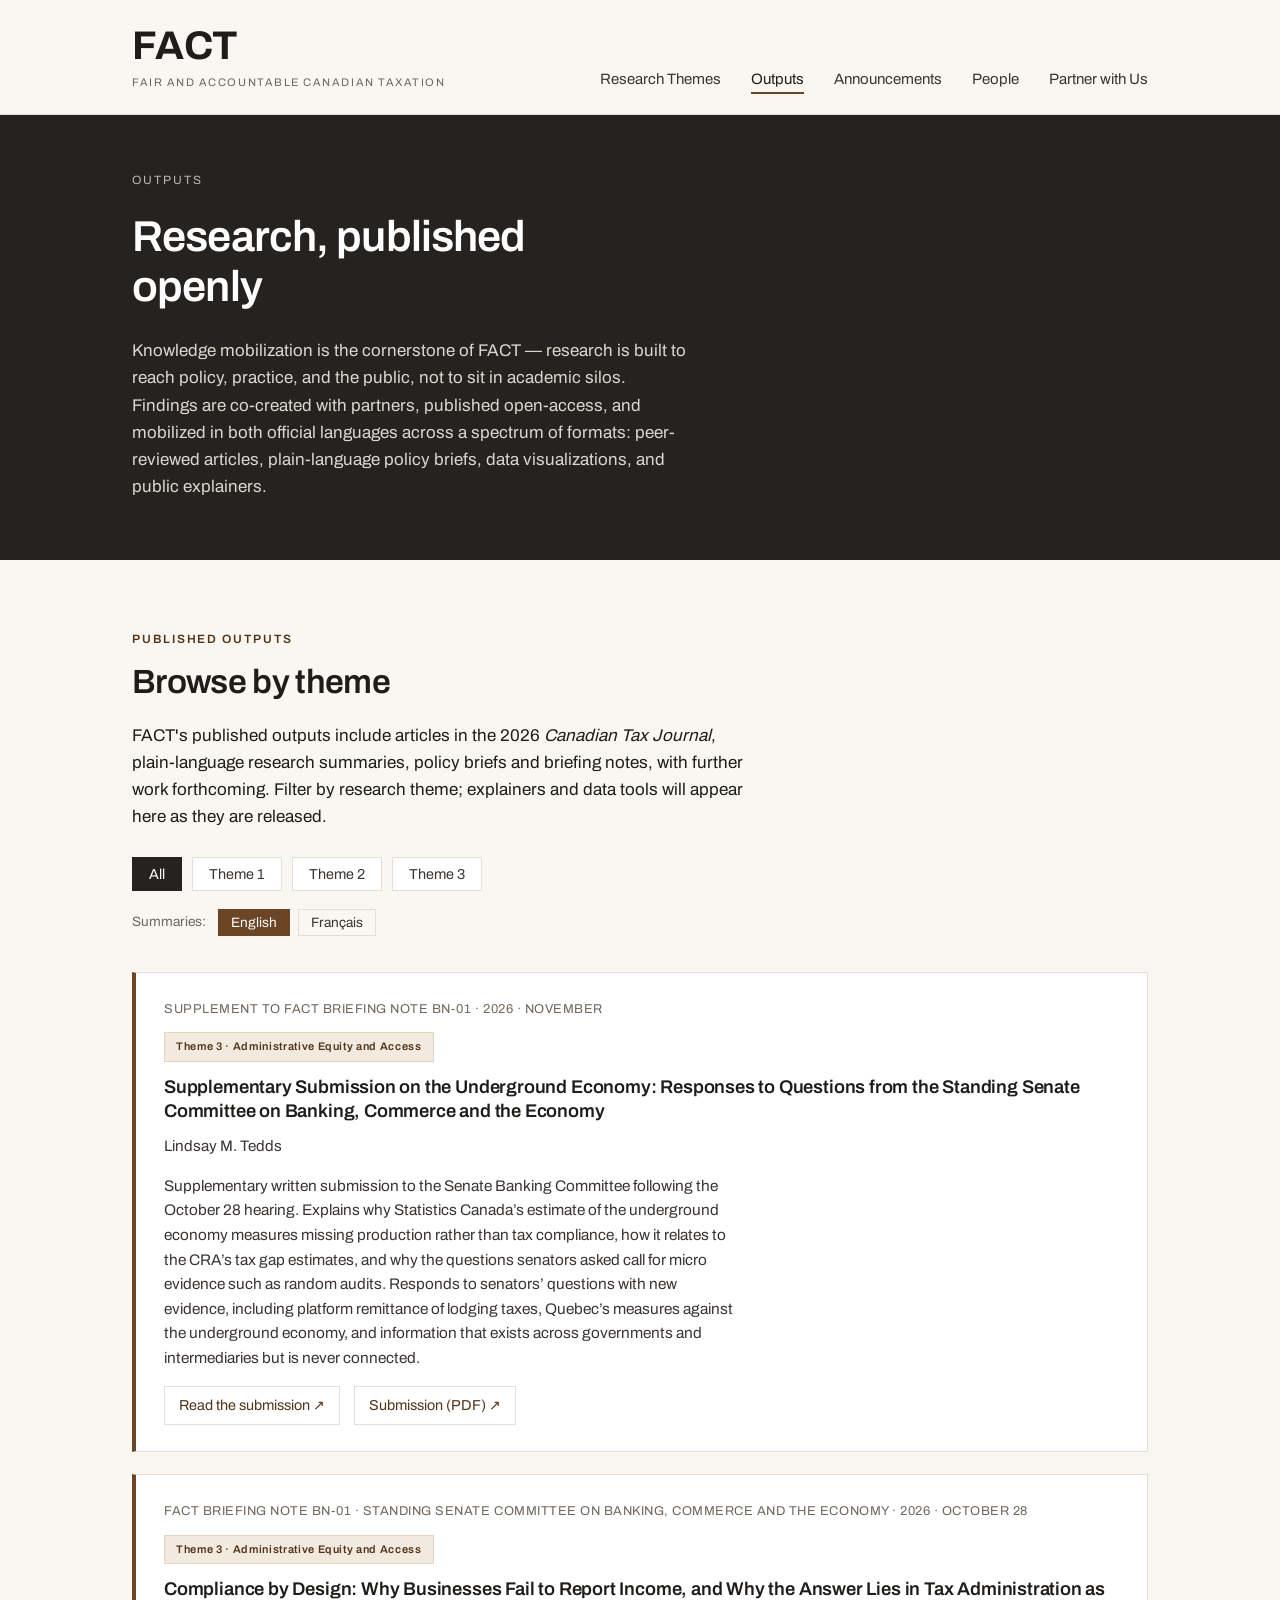
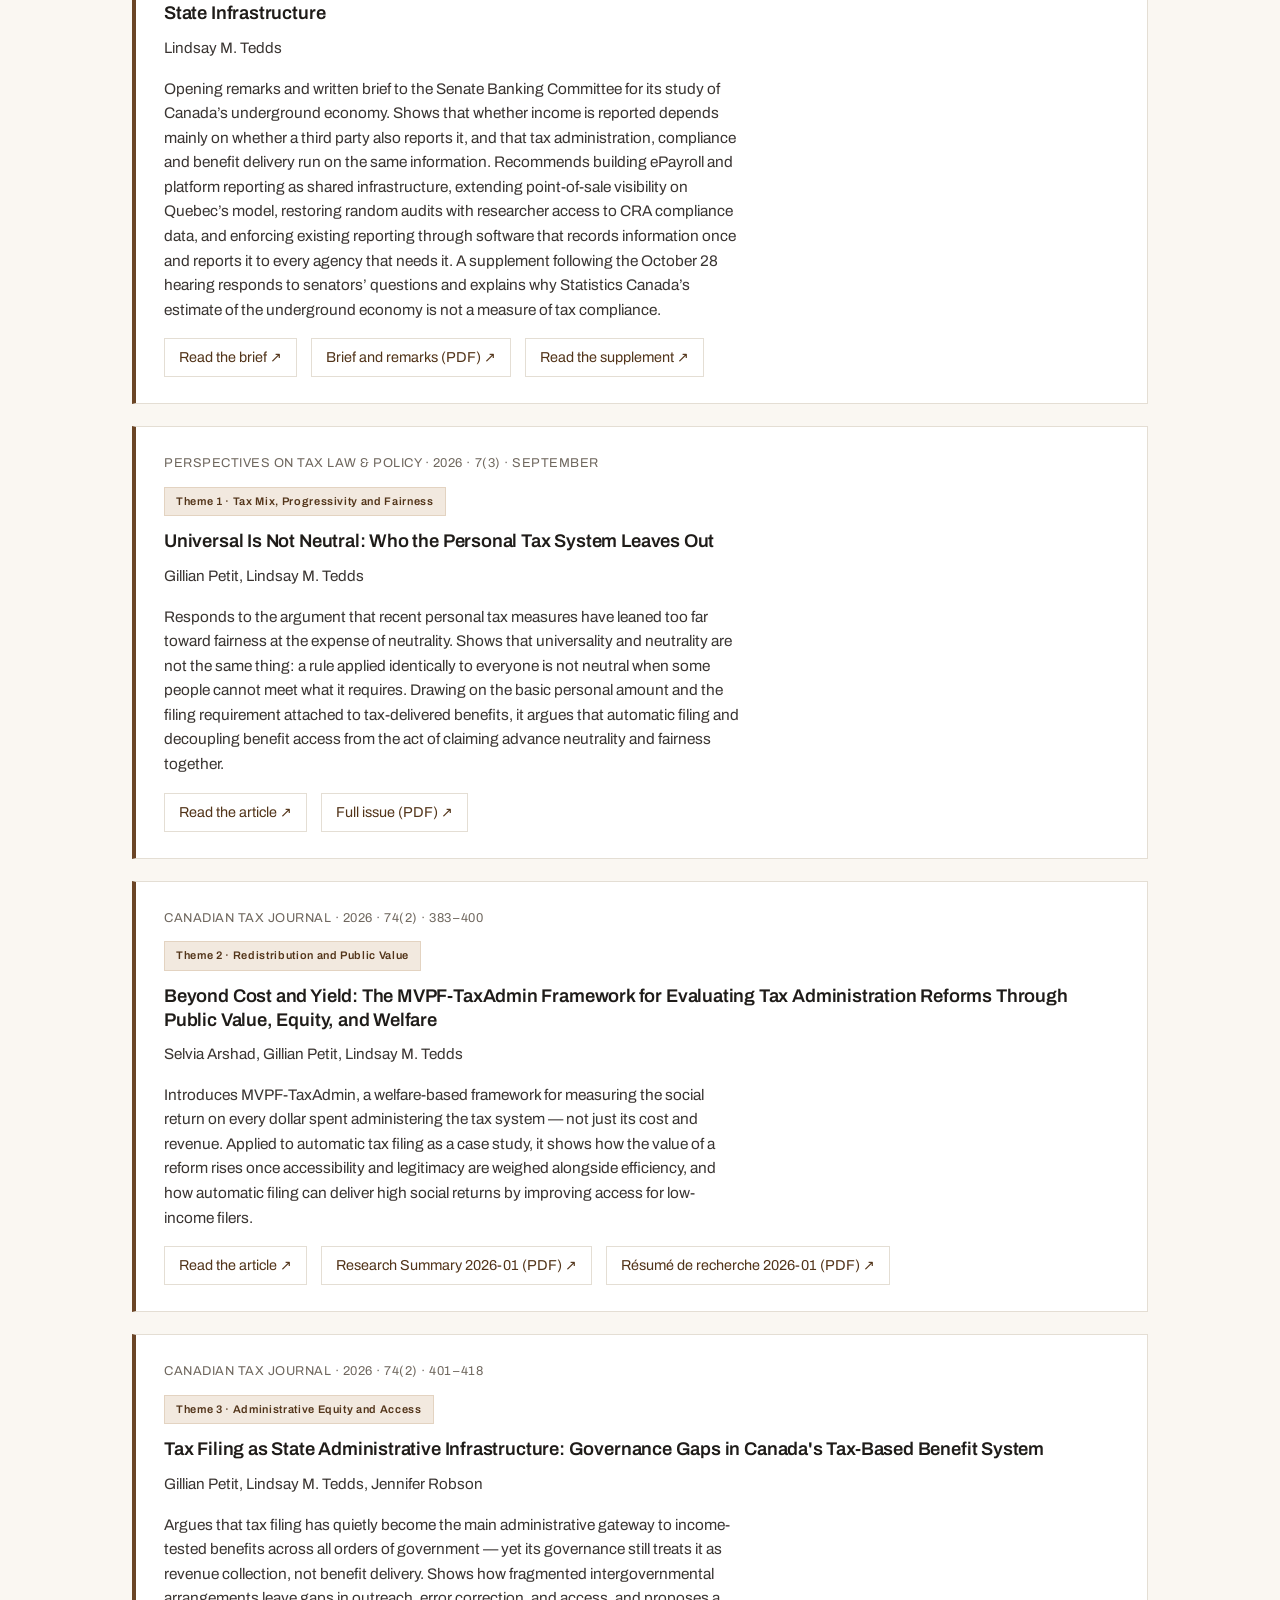
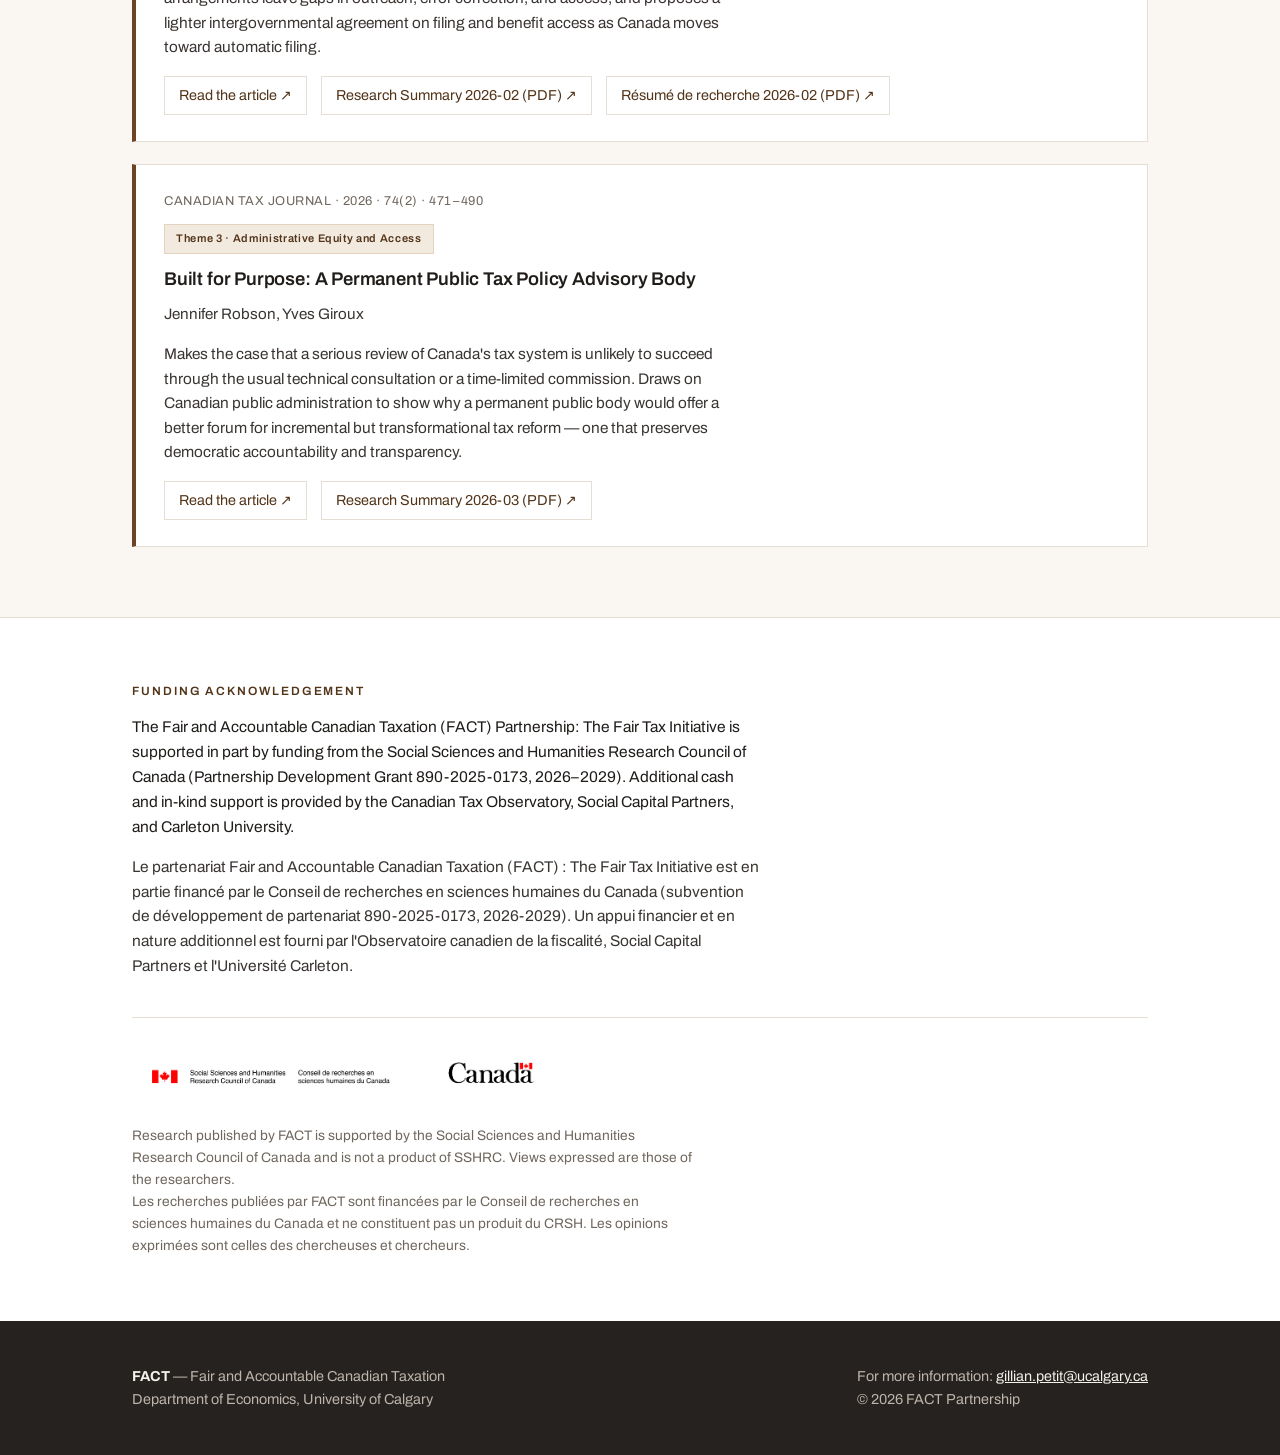
<file: outputs.html>
<!DOCTYPE html>
<html lang="en">
<head>
<meta charset="utf-8">
<meta name="viewport" content="width=device-width, initial-scale=1">
<title>Outputs — Published Research on Canadian Tax Policy | FACT</title>

<meta name="description" content="Published research from the FACT Partnership, including 2026 Canadian Tax Journal articles and a brief and supplementary submission to the Senate Banking Committee on the underground economy.">
<meta name="keywords" content="tax fairness Canada, tax progressivity, marginal value of public funds, MVPF, tax administration, benefit take-up, auto-filing, SSHRC partnership, Canadian Tax Observatory, Social Capital Partners">
<link rel="canonical" href="https://factpartnership.ca/outputs.html">
<meta name="robots" content="index, follow">
<meta name="theme-color" content="#262220">
<meta name="author" content="Lindsay M. Tedds">
<meta property="og:type" content="website">
<meta property="og:title" content="Outputs — FACT Partnership">
<meta property="og:description" content="Published research from the FACT Partnership, including 2026 Canadian Tax Journal articles and a brief and supplementary submission to the Senate Banking Committee on the underground economy.">
<meta property="og:url" content="https://factpartnership.ca/outputs.html">
<meta property="og:site_name" content="FACT Partnership">
<meta property="og:image" content="https://factpartnership.ca/fact-social-card.png">
<meta property="og:image:width" content="1200">
<meta property="og:image:height" content="630">
<meta property="og:image:alt" content="FACT — Fair and Accountable Canadian Taxation">
<meta property="og:locale" content="en_CA">
<meta name="twitter:card" content="summary_large_image">
<meta name="twitter:title" content="Outputs — FACT Partnership">
<meta name="twitter:description" content="Published research from the FACT Partnership, including 2026 Canadian Tax Journal articles and a brief and supplementary submission to the Senate Banking Committee on the underground economy.">
<meta name="twitter:image" content="https://factpartnership.ca/fact-social-card.png">
<meta name="twitter:image:alt" content="FACT — Fair and Accountable Canadian Taxation">

<link rel="icon" href="data:image/svg+xml,%3Csvg xmlns='http://www.w3.org/2000/svg' viewBox='0 0 64 64'%3E%3Crect width='64' height='64' fill='%23262220'/%3E%3Ctext x='32' y='45' font-family='Georgia,serif' font-size='38' font-weight='700' fill='%23f7f4ef' text-anchor='middle'%3EF%3C/text%3E%3C/svg%3E">





<style>
/* latin */
@font-face {
  font-family: 'Archivo';
  font-style: normal;
  font-weight: 400;
  font-stretch: 100%;
  font-display: swap;
  src: url([data-uri]) format('woff2');
  unicode-range: U+0000-00FF, U+0131, U+0152-0153, U+02BB-02BC, U+02C6, U+02DA, U+02DC, U+0304, U+0308, U+0329, U+2000-206F, U+20AC, U+2122, U+2191, U+2193, U+2212, U+2215, U+FEFF, U+FFFD;
}
/* latin */
@font-face {
  font-family: 'Archivo';
  font-style: normal;
  font-weight: 500;
  font-stretch: 100%;
  font-display: swap;
  src: url([data-uri]) format('woff2');
  unicode-range: U+0000-00FF, U+0131, U+0152-0153, U+02BB-02BC, U+02C6, U+02DA, U+02DC, U+0304, U+0308, U+0329, U+2000-206F, U+20AC, U+2122, U+2191, U+2193, U+2212, U+2215, U+FEFF, U+FFFD;
}
/* latin */
@font-face {
  font-family: 'Archivo';
  font-style: normal;
  font-weight: 600;
  font-stretch: 100%;
  font-display: swap;
  src: url([data-uri]) format('woff2');
  unicode-range: U+0000-00FF, U+0131, U+0152-0153, U+02BB-02BC, U+02C6, U+02DA, U+02DC, U+0304, U+0308, U+0329, U+2000-206F, U+20AC, U+2122, U+2191, U+2193, U+2212, U+2215, U+FEFF, U+FFFD;
}
/* latin */
@font-face {
  font-family: 'Archivo';
  font-style: normal;
  font-weight: 700;
  font-stretch: 100%;
  font-display: swap;
  src: url([data-uri]) format('woff2');
  unicode-range: U+0000-00FF, U+0131, U+0152-0153, U+02BB-02BC, U+02C6, U+02DA, U+02DC, U+0304, U+0308, U+0329, U+2000-206F, U+20AC, U+2122, U+2191, U+2193, U+2212, U+2215, U+FEFF, U+FFFD;
}

</style>
<style>
/* FACT Partnership — factpartnership.ca
   Shared stylesheet. Colours and type live in :root below. */

:root{
  --ink:#262220;
  --ink-soft:#3a3532;
  --paper:#faf7f2;
  --card:#ffffff;
  --border:#e4ded4;
  --bronze:#6b4526;
  --bronze-dark:#523419;
  --text:#1f1c19;
  --muted:#6f675e;
  --on-dark:#f4f1ec;
  --on-dark-muted:#bdb5aa;
  --maxw:1080px;
}

*{box-sizing:border-box;}
html{scroll-behavior:smooth;}
body{
  margin:0;
  background:var(--paper);
  color:var(--text);
  font-family:'Archivo','Helvetica Neue',Arial,sans-serif;
  font-size:17px;
  line-height:1.6;
  -webkit-font-smoothing:antialiased;
}
h1,h2,h3{margin:0;font-weight:600;letter-spacing:-0.02em;line-height:1.15;}
p{margin:0 0 1em;}
a{color:var(--bronze-dark);}
a:focus-visible,button:focus-visible{outline:3px solid var(--bronze);outline-offset:3px;}

.wrap{max-width:var(--maxw);margin:0 auto;padding:0 32px;}

.skip{position:absolute;left:-9999px;}
.skip:focus{left:16px;top:16px;z-index:99;background:var(--card);padding:10px 16px;border:2px solid var(--bronze);}

/* ---------- Header ---------- */
.site-header{background:var(--paper);border-bottom:1px solid var(--border);}
.header-inner{display:flex;align-items:flex-end;justify-content:space-between;gap:24px;padding-top:26px;padding-bottom:22px;flex-wrap:wrap;}
.wordmark{display:block;text-decoration:none;color:var(--text);}
.wordmark .mark{font-size:40px;font-weight:700;letter-spacing:0.01em;line-height:1;}
.wordmark .expand{display:block;margin-top:7px;font-size:11px;letter-spacing:0.14em;text-transform:uppercase;color:var(--muted);}
nav ul{display:flex;gap:30px;list-style:none;margin:0;padding:0;flex-wrap:wrap;}
nav a{font-size:15px;color:var(--ink-soft);text-decoration:none;padding-bottom:5px;border-bottom:2px solid transparent;}
nav a:hover{border-bottom-color:var(--bronze);}
nav a.active{border-bottom-color:var(--bronze);color:var(--text);}

/* ---------- Hero ---------- */
.hero{background:var(--ink);color:var(--on-dark);padding:76px 0 82px;}
.hero--page{padding:56px 0 60px;}
.eyebrow{font-size:12px;letter-spacing:0.16em;text-transform:uppercase;color:var(--on-dark-muted);margin:0 0 22px;}
.hero h1{font-size:clamp(2.1rem,5.2vw,3.35rem);max-width:16ch;color:#fff;}
.hero--page h1{font-size:clamp(1.9rem,4.4vw,2.7rem);}
.hero .lede{margin:26px 0 34px;max-width:56ch;font-size:1.06rem;color:#ddd7ce;}
.hero--page .lede{margin-bottom:0;}
.btn{
  display:inline-block;background:var(--bronze);color:#fff;text-decoration:none;
  padding:14px 26px;font-size:15px;font-weight:500;border:1px solid var(--bronze);
  transition:background .18s ease;
}
.btn:hover{background:var(--bronze-dark);}

/* ---------- Cards row ---------- */
.card-row{display:grid;grid-template-columns:1fr 1fr;gap:26px;margin:-46px 0 0;position:relative;}
.card{
  background:var(--card);border:1px solid var(--border);border-top:4px solid var(--bronze);
  padding:26px 28px 28px;text-decoration:none;color:inherit;display:block;
}
.card h3{font-size:1.15rem;margin-bottom:8px;}
.card p{margin:0;color:var(--muted);font-size:0.95rem;}
a.card:hover{border-color:var(--bronze);}

/* ---------- Sections ---------- */
section{padding:70px 0;}
.section-label{font-size:12px;letter-spacing:0.16em;text-transform:uppercase;color:var(--bronze-dark);margin:0 0 14px;font-weight:600;}
h2{font-size:clamp(1.6rem,3.4vw,2.1rem);margin-bottom:20px;}
.measure{max-width:62ch;}
hr.rule{border:0;border-top:1px solid var(--border);margin:0;}

/* Themes */
.themes{display:grid;grid-template-columns:repeat(3,1fr);gap:26px;margin-top:34px;}
.theme{background:var(--card);border:1px solid var(--border);padding:0 0 28px;overflow:hidden;transition:border-color .18s ease,transform .18s ease;}
.theme:hover{border-color:var(--bronze);transform:translateY(-3px);}
.theme-motif{display:block;width:100%;height:96px;background:var(--ink);}
.theme-inner{padding:24px 24px 0;}
.theme .num{font-size:12px;letter-spacing:0.16em;color:var(--bronze-dark);font-weight:600;display:block;margin-bottom:12px;}
.theme h3{font-size:1.1rem;margin-bottom:10px;}
.theme p{font-size:0.95rem;color:var(--ink-soft);}
.theme .lead{font-size:0.85rem;color:var(--muted);margin:0;padding-top:14px;border-top:1px solid var(--border);}
.motif-line{stroke:#fff;fill:none;stroke-width:2;}
.motif-accent{stroke:var(--bronze);}
.motif-fill{fill:rgba(255,255,255,.08);}

/* Outputs */
.output{padding:24px 0;border-top:1px solid var(--border);display:grid;grid-template-columns:150px 1fr;gap:24px;}
.output:last-of-type{border-bottom:1px solid var(--border);}
.output .meta{font-size:0.85rem;color:var(--muted);letter-spacing:0.03em;}
.output h3{font-size:1.02rem;font-weight:500;line-height:1.4;margin-bottom:6px;}
.output h3 a{color:var(--text);text-decoration:none;border-bottom:1px solid var(--border);transition:border-color .15s ease;}
.output h3 a:hover{border-bottom-color:var(--bronze);}
.output .authors{font-size:0.9rem;color:var(--muted);margin:0;}

/* People */
.people{display:grid;grid-template-columns:repeat(2,1fr);gap:0 40px;margin-top:26px;}
.person{padding:20px 0;border-bottom:1px solid var(--border);}
.person .name{font-weight:600;}
.person .role{font-size:0.9rem;color:var(--muted);}

/* Partners */
.partners{display:grid;grid-template-columns:repeat(2,1fr);gap:26px;margin-top:32px;}
.partner{background:var(--card);border:1px solid var(--border);padding:26px 26px 28px;}
.partner .kind{font-size:11px;letter-spacing:0.14em;text-transform:uppercase;color:var(--bronze-dark);font-weight:600;display:block;margin-bottom:10px;}
.partner{padding:0;overflow:hidden;}
.partner-logo{display:flex;align-items:center;justify-content:center;background:var(--ink);padding:30px 26px;min-height:92px;}
.partner-logo svg{width:auto;max-width:78%;max-height:44px;}
.partner-logo.cto svg{max-height:60px;max-width:60%;}
.partner-inner{padding:24px 26px 28px;}
.partner-logo-link{display:block;}
.partner h3{font-size:1.05rem;margin-bottom:8px;}
.partner p{font-size:0.93rem;color:var(--ink-soft);margin-bottom:12px;}
.partner a{font-size:0.9rem;}
.affil{margin-top:30px;font-size:0.93rem;color:var(--muted);}

/* ---------- Announcements ---------- */
.entry{
  padding:44px 0;
  border-bottom:1px solid var(--border);
  display:grid;
  grid-template-columns:190px 1fr;
  gap:36px;
  scroll-margin-top:24px;
}
.entry:first-of-type{border-top:1px solid var(--border);}
.entry-meta .date{font-size:0.9rem;color:var(--muted);display:block;margin-bottom:12px;}
.tag{
  display:inline-block;font-size:11px;letter-spacing:0.13em;text-transform:uppercase;
  font-weight:600;color:var(--bronze-dark);background:#f2e9df;
  border:1px solid #e3d3c1;padding:5px 10px;
}
.entry-body h2{font-size:clamp(1.3rem,2.6vw,1.6rem);margin-bottom:16px;max-width:26ch;}
.entry-body .standfirst{font-size:1.05rem;color:var(--ink-soft);}
.entry-body p{max-width:64ch;}
.entry-body ul{max-width:64ch;padding-left:20px;margin:0 0 1em;}
.entry-body li{margin-bottom:8px;}
.entry-links{margin-top:22px;padding-top:18px;border-top:1px solid var(--border);font-size:0.92rem;}
.entry-links a{margin-right:20px;}
.entry-note{
  margin-top:26px;padding:18px 20px;background:var(--card);
  border:1px solid var(--border);border-left:3px solid var(--bronze);
  font-size:0.92rem;color:var(--ink-soft);
}
.entry-note p:last-child{margin-bottom:0;}
.empty-note{margin-top:40px;color:var(--muted);font-size:0.95rem;}

/* ---------- Research page ---------- */
.tblock{
  padding:56px 0;
  border-top:1px solid var(--border);
  display:grid;
  grid-template-columns:190px 1fr;
  gap:36px;
  scroll-margin-top:24px;
}
.tblock-meta .num{
  display:block;font-size:12px;letter-spacing:0.16em;text-transform:uppercase;
  color:var(--bronze-dark);font-weight:600;margin-bottom:16px;
}
.tblock-meta .lead-name{display:block;font-size:0.92rem;font-weight:600;line-height:1.4;}
.tblock-meta .lead-affil{font-weight:400;color:var(--muted);font-size:0.87rem;}
.tblock-body h2{font-size:clamp(1.4rem,2.9vw,1.85rem);margin-bottom:16px;max-width:22ch;}
.tblock-body p{max-width:64ch;}
.tblock-body .standfirst{font-size:1.05rem;color:var(--ink-soft);}
.sub-label{
  font-size:11px;letter-spacing:0.15em;text-transform:uppercase;font-weight:600;
  color:var(--bronze-dark);margin:32px 0 10px;
}

.projects{margin-top:4px;}
.project{
  display:grid;grid-template-columns:118px 1fr;gap:20px;
  padding:18px 0;border-top:1px solid var(--border);
}
.project:last-child{border-bottom:1px solid var(--border);}
.project strong{display:block;font-weight:600;margin-bottom:5px;}
.project p{margin:0;font-size:0.94rem;color:var(--ink-soft);max-width:60ch;}
.status{
  display:inline-block;align-self:start;font-size:10px;letter-spacing:0.12em;
  text-transform:uppercase;font-weight:600;padding:4px 9px;white-space:nowrap;
}
.status--active{color:#4a5c2f;background:#eef2e4;border:1px solid #dbe3ca;}
.status--dev{color:var(--muted);background:#f1ede7;border:1px solid var(--border);}

@media (max-width:820px){
  .tblock{grid-template-columns:1fr;gap:14px;padding:38px 0;}
  .project{grid-template-columns:1fr;gap:8px;}
}

/* ---------- Funding / acknowledgement ---------- */
.funding{background:#fff;border-top:1px solid var(--border);padding:64px 0;}
.ack-msg{max-width:70ch;font-size:0.97rem;}
.ack-msg.fr{color:var(--ink-soft);}
.sig-area{margin:38px 0 0;padding:34px 0 0;border-top:1px solid var(--border);}
.sig-area img{display:block;width:100%;max-width:420px;height:auto;}
.sig-note{margin:22px 0 0;font-size:0.86rem;color:var(--muted);max-width:70ch;}

/* ---------- Footer ---------- */
footer{background:var(--ink);color:var(--on-dark-muted);padding:44px 0;font-size:0.9rem;}
footer a{color:var(--on-dark);}
.foot-inner{display:flex;justify-content:space-between;gap:24px;flex-wrap:wrap;}

@media (max-width:820px){
  .card-row,.themes,.partners,.people{grid-template-columns:1fr;}
  .card-row{margin-top:-34px;gap:18px;}
  .output{grid-template-columns:1fr;gap:8px;}
  .entry{grid-template-columns:1fr;gap:16px;padding:34px 0;}
  .header-inner{align-items:flex-start;}
  section{padding:52px 0;}
  .wrap{padding:0 22px;}
}
@media (prefers-reduced-motion:reduce){
  html{scroll-behavior:auto;}
  *{transition:none !important;}
}


/* Outputs page cards */
.out-list{display:grid;gap:22px;margin-top:36px;}
.out-card{background:var(--card);border:1px solid var(--border);border-left:4px solid var(--bronze);padding:26px 28px;transition:border-color .18s ease,transform .18s ease;}
.out-card:hover{border-color:var(--bronze);transform:translateY(-2px);}
.out-venue{font-size:0.8rem;letter-spacing:0.04em;color:var(--muted);text-transform:uppercase;margin-bottom:12px;}
.out-title{font-size:1.15rem;font-weight:600;line-height:1.3;letter-spacing:-0.01em;margin:0 0 10px;}
.out-title a{color:var(--text);text-decoration:none;}
.out-title a:hover{color:var(--bronze-dark);}
.out-authors{font-size:0.95rem;color:var(--ink-soft);margin:0 0 16px;}
.out-actions{display:flex;gap:14px;flex-wrap:wrap;}
.out-link{font-size:0.9rem;color:var(--bronze-dark);text-decoration:none;border:1px solid var(--border);padding:7px 14px;transition:border-color .15s ease,background .15s ease;}
.out-link:hover{border-color:var(--bronze);background:#faf5ee;}

.out-pill{display:inline-block;font-size:11px;letter-spacing:0.06em;font-weight:600;color:var(--bronze-dark);background:#f2e9df;border:1px solid #e3d3c1;padding:5px 11px;margin-bottom:14px;}
.out-blurb{font-size:0.96rem;line-height:1.6;color:var(--ink-soft);margin:0 0 16px;max-width:64ch;}

.out-filters{display:flex;gap:10px;flex-wrap:wrap;margin:26px 0 4px;}
.out-filter{font-size:0.9rem;font-family:inherit;color:var(--ink-soft);background:var(--card);border:1px solid var(--border);padding:8px 16px;cursor:pointer;transition:all .15s ease;}
.out-filter:hover{border-color:var(--bronze);}
.out-filter.active{background:var(--ink);color:#fff;border-color:var(--ink);}
.out-empty{margin-top:30px;color:var(--muted);font-size:0.95rem;}
.out-forth{display:inline-block;font-size:11px;letter-spacing:0.06em;font-weight:600;text-transform:uppercase;color:var(--ink);background:transparent;border:1px solid var(--ink);padding:3px 9px;margin-left:10px;vertical-align:2px;}
.out-note{font-size:0.88rem;color:var(--muted);margin:0;}

.out-langtoggle{display:flex;align-items:center;gap:8px;margin:18px 0 2px;}
.out-langtoggle-label{font-size:0.85rem;color:var(--muted);margin-right:4px;}
.out-lang{font-size:0.85rem;font-family:inherit;color:var(--ink-soft);background:transparent;border:1px solid var(--border);padding:5px 12px;cursor:pointer;transition:all .15s ease;}
.out-lang:hover{border-color:var(--bronze);}
.out-lang.active{background:var(--bronze);color:#fff;border-color:var(--bronze);}
</style>

<script type="application/ld+json">
{
  "@context": "https://schema.org",
  "@type": "ScholarlyArticle",
  "headline": "Universal Is Not Neutral: Who the Personal Tax System Leaves Out",
  "name": "Universal Is Not Neutral: Who the Personal Tax System Leaves Out",
  "author": [
    {
      "@type": "Person",
      "name": "Gillian Petit"
    },
    {
      "@type": "Person",
      "name": "Lindsay M. Tedds"
    }
  ],
  "datePublished": "2026-09-15",
  "isPartOf": {
    "@type": "PublicationIssue",
    "issueNumber": "3",
    "isPartOf": {
      "@type": "PublicationVolume",
      "volumeNumber": "7",
      "isPartOf": {
        "@type": "Periodical",
        "name": "Perspectives on Tax Law & Policy",
        "publisher": {
          "@type": "Organization",
          "name": "Canadian Tax Foundation"
        }
      }
    }
  },
  "url": "https://www.ctf.ca/EN/Newsletters/Perspectives/2026/3/260306.aspx",
  "isAccessibleForFree": true,
  "funder": {
    "@type": "Organization",
    "name": "Social Sciences and Humanities Research Council of Canada"
  }
}
</script>
<script type="application/ld+json">
{
  "@context": "https://schema.org",
  "@type": "Report",
  "headline": "Supplementary Submission on the Underground Economy: Responses to Questions from the Standing Senate Committee on Banking, Commerce and the Economy",
  "name": "Supplementary Submission on the Underground Economy: Responses to Questions from the Standing Senate Committee on Banking, Commerce and the Economy",
  "description": "Supplementary written submission to the Standing Senate Committee on Banking, Commerce and the Economy following its October 28, 2026 meeting on Canada's underground economy.",
  "author": [
    {
      "@type": "Person",
      "name": "Lindsay M. Tedds"
    }
  ],
  "publisher": {
    "@type": "Organization",
    "name": "FACT Partnership",
    "url": "https://factpartnership.ca/"
  },
  "datePublished": "2026-11-01",
  "inLanguage": "en-CA",
  "url": "https://factpartnership.ca/fact-bn-01-supplement-en.html",
  "encoding": {
    "@type": "MediaObject",
    "contentUrl": "https://factpartnership.ca/fact-bn-01-supplement-en.pdf",
    "encodingFormat": "application/pdf"
  },
  "isAccessibleForFree": true,
  "funder": {
    "@type": "Organization",
    "name": "Social Sciences and Humanities Research Council of Canada"
  }
}
</script>
<script type="application/ld+json">
{
  "@context": "https://schema.org",
  "@type": "Report",
  "headline": "Compliance by Design: Why Businesses Fail to Report Income, and Why the Answer Lies in Tax Administration as State Infrastructure",
  "name": "Compliance by Design: Why Businesses Fail to Report Income, and Why the Answer Lies in Tax Administration as State Infrastructure",
  "description": "Opening remarks and written brief to the Standing Senate Committee on Banking, Commerce and the Economy for its study of Canada's underground economy.",
  "author": [
    {
      "@type": "Person",
      "name": "Lindsay M. Tedds"
    }
  ],
  "publisher": {
    "@type": "Organization",
    "name": "FACT Partnership",
    "url": "https://factpartnership.ca/"
  },
  "datePublished": "2026-10-27",
  "inLanguage": "en-CA",
  "url": "https://factpartnership.ca/fact-pb-senate-banc-en.html",
  "encoding": {
    "@type": "MediaObject",
    "contentUrl": "https://factpartnership.ca/fact-pb-senate-banc-en.pdf",
    "encodingFormat": "application/pdf"
  },
  "isAccessibleForFree": true,
  "funder": {
    "@type": "Organization",
    "name": "Social Sciences and Humanities Research Council of Canada"
  }
}
</script>
<script type="application/ld+json">
{
  "@context": "https://schema.org",
  "@type": "BreadcrumbList",
  "itemListElement": [
    {
      "@type": "ListItem",
      "position": 1,
      "name": "Home",
      "item": "https://factpartnership.ca/"
    },
    {
      "@type": "ListItem",
      "position": 2,
      "name": "Outputs",
      "item": "https://factpartnership.ca/outputs.html"
    }
  ]
}
</script>
<script type="application/ld+json">
{
  "@context": "https://schema.org",
  "@type": "ScholarlyArticle",
  "headline": "Beyond Cost and Yield: The MVPF-TaxAdmin Framework for Evaluating Tax Administration Reforms Through Public Value, Equity, and Welfare",
  "name": "Beyond Cost and Yield: The MVPF-TaxAdmin Framework for Evaluating Tax Administration Reforms Through Public Value, Equity, and Welfare",
  "author": [
    {
      "@type": "Person",
      "name": "Selvia Arshad"
    },
    {
      "@type": "Person",
      "name": "Gillian Petit"
    },
    {
      "@type": "Person",
      "name": "Lindsay M. Tedds"
    }
  ],
  "datePublished": "2026",
  "isPartOf": {
    "@type": "PublicationIssue",
    "issueNumber": "2",
    "isPartOf": {
      "@type": "PublicationVolume",
      "volumeNumber": "74",
      "isPartOf": {
        "@type": "Periodical",
        "name": "Canadian Tax Journal",
        "issn": "0008-5111"
      }
    }
  },
  "pageStart": "383",
  "pageEnd": "400",
  "sameAs": "https://doi.org/10.32721/ctj.2026.74.2.pf.arshad",
  "url": "https://doi.org/10.32721/ctj.2026.74.2.pf.arshad",
  "isAccessibleForFree": true,
  "funder": {
    "@type": "Organization",
    "name": "Social Sciences and Humanities Research Council of Canada"
  }
}
</script>
<script type="application/ld+json">
{
  "@context": "https://schema.org",
  "@type": "ScholarlyArticle",
  "headline": "Tax Filing as State Administrative Infrastructure: Governance Gaps in Canada's Tax-Based Benefit System",
  "name": "Tax Filing as State Administrative Infrastructure: Governance Gaps in Canada's Tax-Based Benefit System",
  "author": [
    {
      "@type": "Person",
      "name": "Gillian Petit"
    },
    {
      "@type": "Person",
      "name": "Lindsay M. Tedds"
    },
    {
      "@type": "Person",
      "name": "Jennifer Robson"
    }
  ],
  "datePublished": "2026",
  "isPartOf": {
    "@type": "PublicationIssue",
    "issueNumber": "2",
    "isPartOf": {
      "@type": "PublicationVolume",
      "volumeNumber": "74",
      "isPartOf": {
        "@type": "Periodical",
        "name": "Canadian Tax Journal",
        "issn": "0008-5111"
      }
    }
  },
  "pageStart": "401",
  "pageEnd": "418",
  "sameAs": "https://doi.org/10.32721/ctj.2026.74.2.pf.petit",
  "url": "https://doi.org/10.32721/ctj.2026.74.2.pf.petit",
  "isAccessibleForFree": true,
  "funder": {
    "@type": "Organization",
    "name": "Social Sciences and Humanities Research Council of Canada"
  }
}
</script>
<script type="application/ld+json">
{
  "@context": "https://schema.org",
  "@type": "ScholarlyArticle",
  "headline": "Built for Purpose: A Permanent Public Tax Policy Advisory Body",
  "name": "Built for Purpose: A Permanent Public Tax Policy Advisory Body",
  "author": [
    {
      "@type": "Person",
      "name": "Jennifer Robson"
    },
    {
      "@type": "Person",
      "name": "Yves Giroux"
    }
  ],
  "datePublished": "2026",
  "isPartOf": {
    "@type": "PublicationIssue",
    "issueNumber": "2",
    "isPartOf": {
      "@type": "PublicationVolume",
      "volumeNumber": "74",
      "isPartOf": {
        "@type": "Periodical",
        "name": "Canadian Tax Journal",
        "issn": "0008-5111"
      }
    }
  },
  "pageStart": "471",
  "pageEnd": "490",
  "sameAs": "https://doi.org/10.32721/ctj.2026.74.2.sym.robson",
  "url": "https://doi.org/10.32721/ctj.2026.74.2.sym.robson",
  "isAccessibleForFree": true,
  "funder": {
    "@type": "Organization",
    "name": "Social Sciences and Humanities Research Council of Canada"
  }
}
</script>
</head>
<body>

<a class="skip" href="#main">Skip to main content</a>

<header class="site-header">
  <div class="wrap header-inner">
    <a class="wordmark" href="index.html">
      <span class="mark">FACT</span>
      <span class="expand">Fair and Accountable Canadian Taxation</span>
    </a>
    <nav aria-label="Main">
      <ul>
        <li><a href="research.html">Research Themes</a></li>
        <li><a href="outputs.html" class="active" aria-current="page">Outputs</a></li>
        <li><a href="announcements.html">Announcements</a></li>
        <li><a href="people.html">People</a></li>
        <li><a href="partner.html">Partner with Us</a></li>
      </ul>
    </nav>
  </div>
</header>

<main id="main">

  <div class="hero hero--page">
    <div class="wrap">
      <p class="eyebrow">Outputs</p>
      <h1>Research, published openly</h1>
      <p class="lede">Knowledge mobilization is the cornerstone of FACT — research is built to reach policy, practice, and the public, not to sit in academic silos. Findings are co-created with partners, published open-access, and mobilized in both official languages across a spectrum of formats: peer-reviewed articles, plain-language policy briefs, data visualizations, and public explainers.</p>
    </div>
  </div>

  <section>
    <div class="wrap">
      <p class="section-label">Published outputs</p>
      <h2>Browse by theme</h2>
      <p class="measure">FACT's published outputs include articles in the 2026 <em>Canadian Tax Journal</em>, plain-language research summaries, policy briefs and briefing notes, with further work forthcoming. Filter by research theme; explainers and data tools will appear here as they are released.</p>

      <div class="out-filters" role="tablist" aria-label="Filter outputs by theme">
        <button class="out-filter active" data-theme="all" aria-pressed="true">All</button>
        <button class="out-filter" data-theme="1" aria-pressed="false">Theme 1</button>
        <button class="out-filter" data-theme="2" aria-pressed="false">Theme 2</button>
        <button class="out-filter" data-theme="3" aria-pressed="false">Theme 3</button>
      </div>

      <div class="out-langtoggle">
        <span class="out-langtoggle-label">Summaries:</span>
        <button class="out-lang active" data-lang="en" aria-pressed="true">English</button>
        <button class="out-lang" data-lang="fr" aria-pressed="false">Français</button>
      </div>

      <div class="out-list">

        <article class="out-card" data-theme="3">
          <div class="out-venue">Supplement to FACT Briefing Note BN-01 · 2026 · November</div>
          <span class="out-pill">Theme 3 · Administrative Equity and Access</span>
          <h3 class="out-title"><a href="fact-bn-01-supplement-en.html" target="_blank" rel="noopener">Supplementary Submission on the Underground Economy: Responses to Questions from the Standing Senate Committee on Banking, Commerce and the Economy</a></h3>
          <p class="out-authors">Lindsay M. Tedds</p>
          <p class="out-blurb" data-lang="en">Supplementary written submission to the Senate Banking Committee following the October 28 hearing. Explains why Statistics Canada&rsquo;s estimate of the underground economy measures missing production rather than tax compliance, how it relates to the CRA&rsquo;s tax gap estimates, and why the questions senators asked call for micro evidence such as random audits. Responds to senators&rsquo; questions with new evidence, including platform remittance of lodging taxes, Quebec&rsquo;s measures against the underground economy, and information that exists across governments and intermediaries but is never connected.</p><p class="out-blurb" data-lang="fr" hidden lang="fr">M&eacute;moire compl&eacute;mentaire pr&eacute;sent&eacute; au Comit&eacute; s&eacute;natorial permanent des banques, du commerce et de l&rsquo;&eacute;conomie &agrave; la suite de la s&eacute;ance du 28 octobre. Le document explique pourquoi l&rsquo;estimation de l&rsquo;&eacute;conomie souterraine de Statistique Canada mesure la production manquante plut&ocirc;t que l&rsquo;observation fiscale, comment elle se rattache aux estimations de l&rsquo;&eacute;cart fiscal de l&rsquo;ARC, et pourquoi les questions des s&eacute;nateurs exigent des microdonn&eacute;es comme les v&eacute;rifications al&eacute;atoires. Il r&eacute;pond aux questions des s&eacute;nateurs au moyen de nouvelles donn&eacute;es, notamment sur la perception des taxes d&rsquo;h&eacute;bergement par les plateformes, les mesures du Qu&eacute;bec contre l&rsquo;&eacute;conomie souterraine et les renseignements qui existent entre les gouvernements et les interm&eacute;diaires sans jamais &ecirc;tre reli&eacute;s.</p>
          <div class="out-actions">
            <a class="out-link" href="fact-bn-01-supplement-en.html" target="_blank" rel="noopener">Read the submission ↗</a>
            <a class="out-link" href="fact-bn-01-supplement-en.pdf" target="_blank" rel="noopener">Submission (PDF) ↗</a>
          </div>
        </article>

        <article class="out-card" data-theme="3">
          <div class="out-venue">FACT Briefing Note BN-01 · Standing Senate Committee on Banking, Commerce and the Economy · 2026 · October 28</div>
          <span class="out-pill">Theme 3 · Administrative Equity and Access</span>
          <h3 class="out-title"><a href="fact-pb-senate-banc-en.html" target="_blank" rel="noopener">Compliance by Design: Why Businesses Fail to Report Income, and Why the Answer Lies in Tax Administration as State Infrastructure</a></h3>
          <p class="out-authors">Lindsay M. Tedds</p>
          <p class="out-blurb" data-lang="en">Opening remarks and written brief to the Senate Banking Committee for its study of Canada&rsquo;s underground economy. Shows that whether income is reported depends mainly on whether a third party also reports it, and that tax administration, compliance and benefit delivery run on the same information. Recommends building ePayroll and platform reporting as shared infrastructure, extending point-of-sale visibility on Quebec&rsquo;s model, restoring random audits with researcher access to CRA compliance data, and enforcing existing reporting through software that records information once and reports it to every agency that needs it. A supplement following the October 28 hearing responds to senators&rsquo; questions and explains why Statistics Canada&rsquo;s estimate of the underground economy is not a measure of tax compliance.</p><p class="out-blurb" data-lang="fr" hidden lang="fr">Allocution d’ouverture et mémoire présentés au Comité sénatorial permanent des banques, du commerce et de l’économie dans le cadre de son étude sur l’économie souterraine au Canada. Le document montre que la déclaration intégrale des revenus dépend surtout de la présence d’un tiers qui les déclare aussi. L’administration de l’impôt, l’observation et le versement des prestations fiscales reposent également sur les informations obtenues de tierces parties. Le mémoire recommande la mise en place d’un système de paie électronique et de déclaration par les plateformes numériques en tant qu’infrastructure commune, d’étendre la visibilité des ventes au point de vente selon le modèle québécois, de rétablir les vérifications aléatoires en donnant aux chercheurs accès aux données d’observation de l’ARC, et de faire respecter les obligations de déclaration existantes au moyen de logiciels qui saisissent l’information une seule fois et la transmettent à tous les organismes qui en ont besoin. Un supplément présenté à la suite de la séance du 28 octobre répond aux questions des sénateurs et explique pourquoi l’estimation de l’économie souterraine de Statistique Canada ne mesure pas l’observation fiscale.</p>
          <div class="out-actions">
            <a class="out-link" href="fact-pb-senate-banc-en.html" target="_blank" rel="noopener">Read the brief ↗</a>
            <a class="out-link" href="fact-pb-senate-banc-en.pdf" target="_blank" rel="noopener">Brief and remarks (PDF) ↗</a>
            <a class="out-link" href="fact-bn-01-supplement-en.html" target="_blank" rel="noopener">Read the supplement ↗</a>
          </div>
        </article>

        <article class="out-card" data-theme="1">
          <div class="out-venue">Perspectives on Tax Law &amp; Policy · 2026 · 7(3) · September</div>
          <span class="out-pill">Theme 1 · Tax Mix, Progressivity and Fairness</span>
          <h3 class="out-title"><a href="https://www.ctf.ca/EN/Newsletters/Perspectives/2026/3/260306.aspx" target="_blank" rel="noopener">Universal Is Not Neutral: Who the Personal Tax System Leaves Out</a></h3>
          <p class="out-authors">Gillian Petit, Lindsay M. Tedds</p>
          <p class="out-blurb" data-lang="en">Responds to the argument that recent personal tax measures have leaned too far toward fairness at the expense of neutrality. Shows that universality and neutrality are not the same thing: a rule applied identically to everyone is not neutral when some people cannot meet what it requires. Drawing on the basic personal amount and the filing requirement attached to tax-delivered benefits, it argues that automatic filing and decoupling benefit access from the act of claiming advance neutrality and fairness together.</p><p class="out-blurb" data-lang="fr" hidden lang="fr">Répond à l'argument selon lequel les récentes mesures fiscales visant les particuliers auraient trop privilégié l'équité au détriment de la neutralité. L'article montre que l'universalité et la neutralité ne sont pas synonymes : une règle appliquée de façon identique à tous n'est pas neutre lorsque certaines personnes ne peuvent satisfaire à ses exigences. À partir du montant personnel de base et de l'obligation de produire une déclaration pour recevoir des prestations fiscales, il soutient que la production automatique des déclarations et le découplage de l'accès aux prestations font progresser à la fois la neutralité et l'équité.</p>
          <div class="out-actions">
            <a class="out-link" href="https://www.ctf.ca/EN/Newsletters/Perspectives/2026/3/260306.aspx" target="_blank" rel="noopener">Read the article ↗</a>
            <a class="out-link" href="https://www.ctf.ca/common/Uploaded%20files/Documents/NEWSLETTERS/PERSPECTIVES/2026PTLP3e.pdf" target="_blank" rel="noopener">Full issue (PDF) ↗</a>
          </div>
        </article>

        <article class="out-card" data-theme="2">
          <div class="out-venue">Canadian Tax Journal · 2026 · 74(2) · 383&ndash;400</div>
          <span class="out-pill">Theme 2 · Redistribution and Public Value</span>
          <h3 class="out-title"><a href="https://doi.org/10.32721/ctj.2026.74.2.pf.arshad" target="_blank" rel="noopener">Beyond Cost and Yield: The MVPF-TaxAdmin Framework for Evaluating Tax Administration Reforms Through Public Value, Equity, and Welfare</a></h3>
          <p class="out-authors">Selvia Arshad, Gillian Petit, Lindsay M. Tedds</p>
          <p class="out-blurb" data-lang="en">Introduces MVPF-TaxAdmin, a welfare-based framework for measuring the social return on every dollar spent administering the tax system — not just its cost and revenue. Applied to automatic tax filing as a case study, it shows how the value of a reform rises once accessibility and legitimacy are weighed alongside efficiency, and how automatic filing can deliver high social returns by improving access for low-income filers.</p><p class="out-blurb" data-lang="fr" hidden lang="fr">Présente le cadre MVPF-TaxAdmin, fondé sur le bien-être, pour mesurer le rendement social de chaque dollar dépensé en administration fiscale — au-delà de son seul coût et de ses recettes. À l'aide d'une étude de cas sur la production automatique des déclarations de revenus, l'article montre comment la valeur d'une réforme augmente dès lors que l'accessibilité et la légitimité sont prises en compte aux côtés de l'efficacité, et comment la production automatique peut générer des rendements sociaux élevés en améliorant l'accès pour les déclarants à faible revenu.</p>
          <div class="out-actions">
            <a class="out-link" href="https://doi.org/10.32721/ctj.2026.74.2.pf.arshad" target="_blank" rel="noopener">Read the article ↗</a>
            <a class="out-link" href="fact-rs-2026-01-en.pdf" target="_blank" rel="noopener">Research Summary 2026-01 (PDF) ↗</a>
            <a class="out-link" href="fact-rs-2026-01-fr.pdf" target="_blank" rel="noopener" lang="fr">Résumé de recherche 2026-01 (PDF) ↗</a>
          </div>
        </article>

        <article class="out-card" data-theme="3">
          <div class="out-venue">Canadian Tax Journal · 2026 · 74(2) · 401&ndash;418</div>
          <span class="out-pill">Theme 3 · Administrative Equity and Access</span>
          <h3 class="out-title"><a href="https://doi.org/10.32721/ctj.2026.74.2.pf.petit" target="_blank" rel="noopener">Tax Filing as State Administrative Infrastructure: Governance Gaps in Canada's Tax-Based Benefit System</a></h3>
          <p class="out-authors">Gillian Petit, Lindsay M. Tedds, Jennifer Robson</p>
          <p class="out-blurb" data-lang="en">Argues that tax filing has quietly become the main administrative gateway to income-tested benefits across all orders of government — yet its governance still treats it as revenue collection, not benefit delivery. Shows how fragmented intergovernmental arrangements leave gaps in outreach, error correction, and access, and proposes a lighter intergovernmental agreement on filing and benefit access as Canada moves toward automatic filing.</p><p class="out-blurb" data-lang="fr" hidden lang="fr">Soutient que la production des déclarations de revenus est devenue la principale porte d'accès administrative aux prestations fondées sur le revenu, à tous les ordres de gouvernement — alors que sa gouvernance reste axée sur la perception des recettes plutôt que sur l'accès aux prestations. L'article montre comment une gouvernance fragmentée laisse des lacunes dans la sensibilisation, la correction des erreurs et l'accès, et propose un accord intergouvernemental allégé sur la production des déclarations et l'accès aux prestations, alors que le Canada s'oriente vers la production automatique.</p>
          <div class="out-actions">
            <a class="out-link" href="https://doi.org/10.32721/ctj.2026.74.2.pf.petit" target="_blank" rel="noopener">Read the article ↗</a>
            <a class="out-link" href="fact-rs-2026-02-en.pdf" target="_blank" rel="noopener">Research Summary 2026-02 (PDF) ↗</a>
            <a class="out-link" href="fact-rs-2026-02-fr.pdf" target="_blank" rel="noopener" lang="fr">Résumé de recherche 2026-02 (PDF) ↗</a>
          </div>
        </article>

        <article class="out-card" data-theme="3">
          <div class="out-venue">Canadian Tax Journal · 2026 · 74(2) · 471&ndash;490</div>
          <span class="out-pill">Theme 3 · Administrative Equity and Access</span>
          <h3 class="out-title"><a href="https://doi.org/10.32721/ctj.2026.74.2.sym.robson" target="_blank" rel="noopener">Built for Purpose: A Permanent Public Tax Policy Advisory Body</a></h3>
          <p class="out-authors">Jennifer Robson, Yves Giroux</p>
          <p class="out-blurb" data-lang="en">Makes the case that a serious review of Canada's tax system is unlikely to succeed through the usual technical consultation or a time-limited commission. Draws on Canadian public administration to show why a permanent public body would offer a better forum for incremental but transformational tax reform — one that preserves democratic accountability and transparency.</p><p class="out-blurb" data-lang="fr" hidden lang="fr">Soutient qu'une révision majeure du système fiscal canadien a peu de chances d'aboutir si elle s'appuie sur la consultation technique habituelle ou sur un organisme public temporaire. S'appuyant sur des concepts clés de l'administration publique canadienne, l'article montre pourquoi un organisme public permanent offrirait un meilleur cadre pour une réforme fiscale progressive — mais transformatrice — tout en préservant la responsabilité démocratique et la transparence.</p>
          <div class="out-actions">
            <a class="out-link" href="https://doi.org/10.32721/ctj.2026.74.2.sym.robson" target="_blank" rel="noopener">Read the article ↗</a>
            <a class="out-link" href="fact-rs-2026-03-en.pdf" target="_blank" rel="noopener">Research Summary 2026-03 (PDF) ↗</a>
          </div>
        </article>

      </div>
      <p class="out-empty" hidden>No outputs in this theme yet — check back soon.</p>
    </div>
  </section>

<div class="funding">
    <div class="wrap">
      <p class="section-label">Funding acknowledgement</p>

      <p class="ack-msg">The Fair and Accountable Canadian Taxation (FACT) Partnership: The Fair Tax Initiative is supported in part by funding from the Social Sciences and Humanities Research Council of Canada (Partnership Development Grant 890-2025-0173, 2026&ndash;2029). Additional cash and in-kind support is provided by the Canadian Tax Observatory, Social Capital Partners, and Carleton University.</p>

      <p class="ack-msg fr" lang="fr">Le partenariat Fair and Accountable Canadian Taxation (FACT)&nbsp;: The Fair Tax Initiative est en partie financé par le Conseil de recherches en sciences humaines du Canada (subvention de développement de partenariat 890-2025-0173, 2026-2029). Un appui financier et en nature additionnel est fourni par l'Observatoire canadien de la fiscalité, Social Capital Partners et l'Université Carleton.</p>

      <div class="sig-area">
        <img src="[data-uri]" alt="Social Sciences and Humanities Research Council of Canada / Conseil de recherches en sciences humaines du Canada">
        <p class="sig-note">Research published by FACT is supported by the Social Sciences and Humanities Research Council of Canada and is not a product of SSHRC. Views expressed are those of the researchers.<br><span lang="fr">Les recherches publiées par FACT sont financées par le Conseil de recherches en sciences humaines du Canada et ne constituent pas un produit du CRSH. Les opinions exprimées sont celles des chercheuses et chercheurs.</span></p>
      </div>
    </div>
  </div>

</main>

<footer>
  <div class="wrap foot-inner">
    <div>
      <strong style="color:var(--on-dark)">FACT</strong> — Fair and Accountable Canadian Taxation<br>
      Department of Economics, University of Calgary
    </div>
    <div>
      For more information: <a href="mailto:gillian.petit@ucalgary.ca">gillian.petit@ucalgary.ca</a><br>
      &copy; 2026 FACT Partnership
    </div>
  </div>
</footer>

<script>
(function(){
  var filters=document.querySelectorAll('.out-filter');
  var cards=document.querySelectorAll('.out-card');
  var empty=document.querySelector('.out-empty');
  filters.forEach(function(btn){
    btn.addEventListener('click',function(){
      var t=btn.getAttribute('data-theme');
      filters.forEach(function(b){b.classList.remove('active');b.setAttribute('aria-pressed','false');});
      btn.classList.add('active');btn.setAttribute('aria-pressed','true');
      var shown=0;
      cards.forEach(function(c){
        var match=(t==='all'||c.getAttribute('data-theme')===t);
        c.style.display=match?'':'none';
        if(match)shown++;
      });
      if(empty)empty.hidden=(shown>0);
    });
  });
})();
</script>
<script>
(function(){
  var btns=document.querySelectorAll('.out-lang');
  btns.forEach(function(b){
    b.addEventListener('click',function(){
      var lang=b.getAttribute('data-lang');
      btns.forEach(function(x){x.classList.remove('active');x.setAttribute('aria-pressed','false');});
      b.classList.add('active');b.setAttribute('aria-pressed','true');
      document.querySelectorAll('.out-blurb').forEach(function(p){
        p.hidden=(p.getAttribute('data-lang')!==lang);
      });
    });
  });
})();
</script>
</body>
</html>
</file>
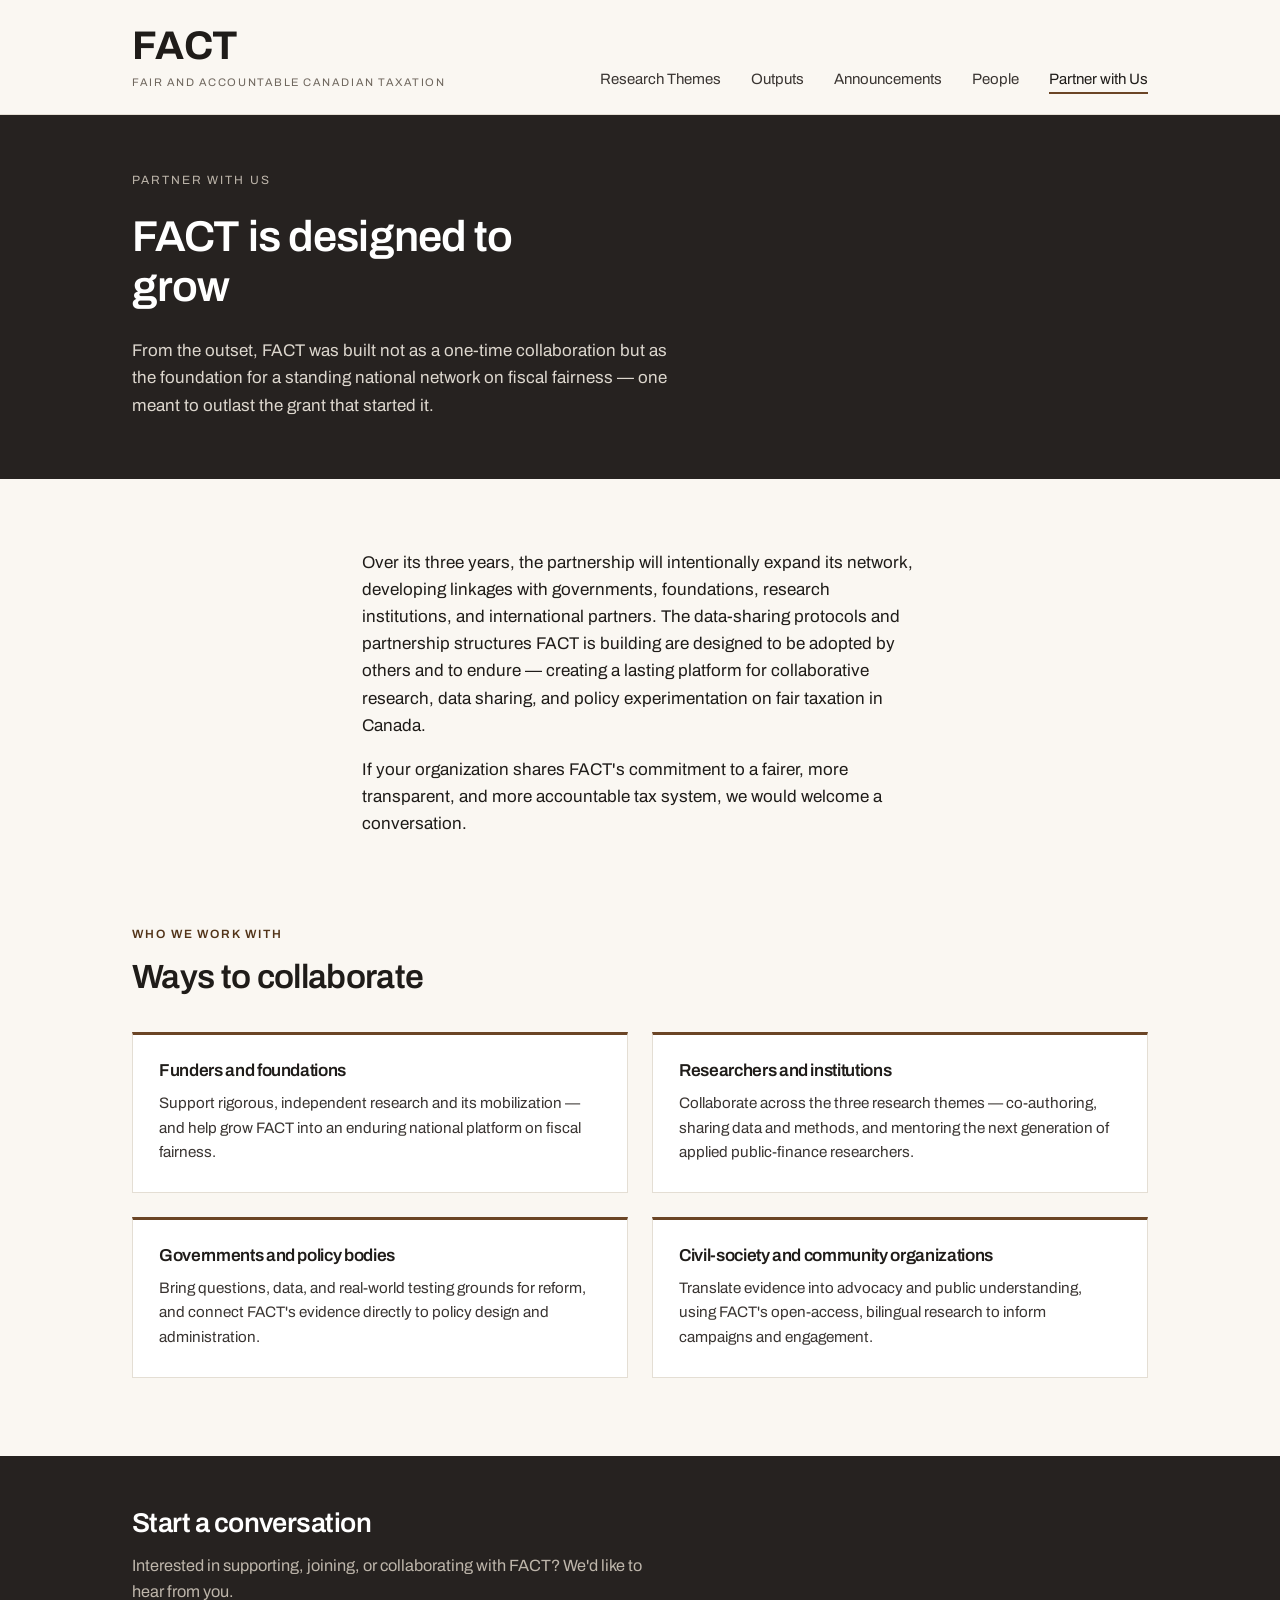
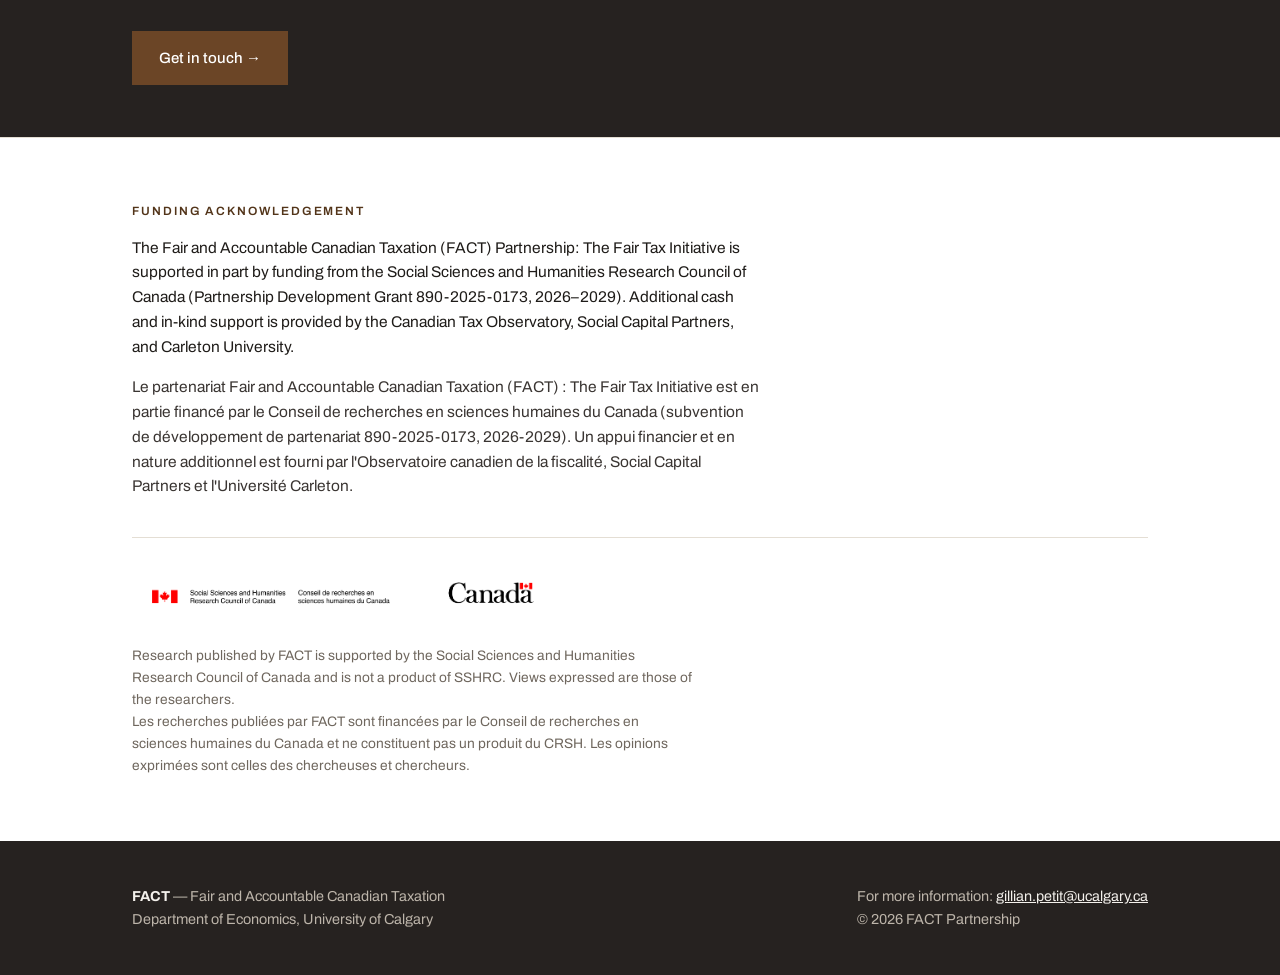
<file: partner.html>
<!DOCTYPE html>
<html lang="en">
<head>
<meta charset="utf-8">
<meta name="viewport" content="width=device-width, initial-scale=1">
<title>Partner with Us — Collaborate on Tax Research | FACT</title>

<meta name="description" content="FACT works with funders, researchers, governments, and civil-society organizations. How to collaborate on research into fair taxation in Canada.">
<meta name="keywords" content="tax fairness Canada, tax progressivity, marginal value of public funds, MVPF, tax administration, benefit take-up, auto-filing, SSHRC partnership, Canadian Tax Observatory, Social Capital Partners">
<link rel="canonical" href="https://factpartnership.ca/partner.html">
<meta name="robots" content="index, follow">
<meta name="theme-color" content="#262220">
<meta name="author" content="Lindsay M. Tedds">
<meta property="og:type" content="website">
<meta property="og:title" content="Partner with Us — FACT Partnership">
<meta property="og:description" content="FACT works with funders, researchers, governments, and civil-society organizations. How to collaborate on research into fair taxation in Canada.">
<meta property="og:url" content="https://factpartnership.ca/partner.html">
<meta property="og:site_name" content="FACT Partnership">
<meta property="og:image" content="https://factpartnership.ca/fact-social-card.png">
<meta property="og:image:width" content="1200">
<meta property="og:image:height" content="630">
<meta property="og:image:alt" content="FACT — Fair and Accountable Canadian Taxation">
<meta property="og:locale" content="en_CA">
<meta name="twitter:card" content="summary_large_image">
<meta name="twitter:title" content="Partner with Us — FACT Partnership">
<meta name="twitter:description" content="FACT works with funders, researchers, governments, and civil-society organizations. How to collaborate on research into fair taxation in Canada.">
<meta name="twitter:image" content="https://factpartnership.ca/fact-social-card.png">
<meta name="twitter:image:alt" content="FACT — Fair and Accountable Canadian Taxation">

<link rel="icon" href="data:image/svg+xml,%3Csvg xmlns='http://www.w3.org/2000/svg' viewBox='0 0 64 64'%3E%3Crect width='64' height='64' fill='%23262220'/%3E%3Ctext x='32' y='45' font-family='Georgia,serif' font-size='38' font-weight='700' fill='%23f7f4ef' text-anchor='middle'%3EF%3C/text%3E%3C/svg%3E">





<style>
/* latin */
@font-face {
  font-family: 'Archivo';
  font-style: normal;
  font-weight: 400;
  font-stretch: 100%;
  font-display: swap;
  src: url([data-uri]) format('woff2');
  unicode-range: U+0000-00FF, U+0131, U+0152-0153, U+02BB-02BC, U+02C6, U+02DA, U+02DC, U+0304, U+0308, U+0329, U+2000-206F, U+20AC, U+2122, U+2191, U+2193, U+2212, U+2215, U+FEFF, U+FFFD;
}
/* latin */
@font-face {
  font-family: 'Archivo';
  font-style: normal;
  font-weight: 500;
  font-stretch: 100%;
  font-display: swap;
  src: url([data-uri]) format('woff2');
  unicode-range: U+0000-00FF, U+0131, U+0152-0153, U+02BB-02BC, U+02C6, U+02DA, U+02DC, U+0304, U+0308, U+0329, U+2000-206F, U+20AC, U+2122, U+2191, U+2193, U+2212, U+2215, U+FEFF, U+FFFD;
}
/* latin */
@font-face {
  font-family: 'Archivo';
  font-style: normal;
  font-weight: 600;
  font-stretch: 100%;
  font-display: swap;
  src: url([data-uri]) format('woff2');
  unicode-range: U+0000-00FF, U+0131, U+0152-0153, U+02BB-02BC, U+02C6, U+02DA, U+02DC, U+0304, U+0308, U+0329, U+2000-206F, U+20AC, U+2122, U+2191, U+2193, U+2212, U+2215, U+FEFF, U+FFFD;
}
/* latin */
@font-face {
  font-family: 'Archivo';
  font-style: normal;
  font-weight: 700;
  font-stretch: 100%;
  font-display: swap;
  src: url([data-uri]) format('woff2');
  unicode-range: U+0000-00FF, U+0131, U+0152-0153, U+02BB-02BC, U+02C6, U+02DA, U+02DC, U+0304, U+0308, U+0329, U+2000-206F, U+20AC, U+2122, U+2191, U+2193, U+2212, U+2215, U+FEFF, U+FFFD;
}

</style>
<style>
/* FACT Partnership — factpartnership.ca
   Shared stylesheet. Colours and type live in :root below. */

:root{
  --ink:#262220;
  --ink-soft:#3a3532;
  --paper:#faf7f2;
  --card:#ffffff;
  --border:#e4ded4;
  --bronze:#6b4526;
  --bronze-dark:#523419;
  --text:#1f1c19;
  --muted:#6f675e;
  --on-dark:#f4f1ec;
  --on-dark-muted:#bdb5aa;
  --maxw:1080px;
}

*{box-sizing:border-box;}
html{scroll-behavior:smooth;}
body{
  margin:0;
  background:var(--paper);
  color:var(--text);
  font-family:'Archivo','Helvetica Neue',Arial,sans-serif;
  font-size:17px;
  line-height:1.6;
  -webkit-font-smoothing:antialiased;
}
h1,h2,h3{margin:0;font-weight:600;letter-spacing:-0.02em;line-height:1.15;}
p{margin:0 0 1em;}
a{color:var(--bronze-dark);}
a:focus-visible,button:focus-visible{outline:3px solid var(--bronze);outline-offset:3px;}

.wrap{max-width:var(--maxw);margin:0 auto;padding:0 32px;}

.skip{position:absolute;left:-9999px;}
.skip:focus{left:16px;top:16px;z-index:99;background:var(--card);padding:10px 16px;border:2px solid var(--bronze);}

/* ---------- Header ---------- */
.site-header{background:var(--paper);border-bottom:1px solid var(--border);}
.header-inner{display:flex;align-items:flex-end;justify-content:space-between;gap:24px;padding-top:26px;padding-bottom:22px;flex-wrap:wrap;}
.wordmark{display:block;text-decoration:none;color:var(--text);}
.wordmark .mark{font-size:40px;font-weight:700;letter-spacing:0.01em;line-height:1;}
.wordmark .expand{display:block;margin-top:7px;font-size:11px;letter-spacing:0.14em;text-transform:uppercase;color:var(--muted);}
nav ul{display:flex;gap:30px;list-style:none;margin:0;padding:0;flex-wrap:wrap;}
nav a{font-size:15px;color:var(--ink-soft);text-decoration:none;padding-bottom:5px;border-bottom:2px solid transparent;}
nav a:hover{border-bottom-color:var(--bronze);}
nav a.active{border-bottom-color:var(--bronze);color:var(--text);}

/* ---------- Hero ---------- */
.hero{background:var(--ink);color:var(--on-dark);padding:76px 0 82px;}
.hero--page{padding:56px 0 60px;}
.eyebrow{font-size:12px;letter-spacing:0.16em;text-transform:uppercase;color:var(--on-dark-muted);margin:0 0 22px;}
.hero h1{font-size:clamp(2.1rem,5.2vw,3.35rem);max-width:16ch;color:#fff;}
.hero--page h1{font-size:clamp(1.9rem,4.4vw,2.7rem);}
.hero .lede{margin:26px 0 34px;max-width:56ch;font-size:1.06rem;color:#ddd7ce;}
.hero--page .lede{margin-bottom:0;}
.btn{
  display:inline-block;background:var(--bronze);color:#fff;text-decoration:none;
  padding:14px 26px;font-size:15px;font-weight:500;border:1px solid var(--bronze);
  transition:background .18s ease;
}
.btn:hover{background:var(--bronze-dark);}

/* ---------- Cards row ---------- */
.card-row{display:grid;grid-template-columns:1fr 1fr;gap:26px;margin:-46px 0 0;position:relative;}
.card{
  background:var(--card);border:1px solid var(--border);border-top:4px solid var(--bronze);
  padding:26px 28px 28px;text-decoration:none;color:inherit;display:block;
}
.card h3{font-size:1.15rem;margin-bottom:8px;}
.card p{margin:0;color:var(--muted);font-size:0.95rem;}
a.card:hover{border-color:var(--bronze);}

/* ---------- Sections ---------- */
section{padding:70px 0;}
.section-label{font-size:12px;letter-spacing:0.16em;text-transform:uppercase;color:var(--bronze-dark);margin:0 0 14px;font-weight:600;}
h2{font-size:clamp(1.6rem,3.4vw,2.1rem);margin-bottom:20px;}
.measure{max-width:62ch;}
hr.rule{border:0;border-top:1px solid var(--border);margin:0;}

/* Themes */
.themes{display:grid;grid-template-columns:repeat(3,1fr);gap:26px;margin-top:34px;}
.theme{background:var(--card);border:1px solid var(--border);padding:0 0 28px;overflow:hidden;transition:border-color .18s ease,transform .18s ease;}
.theme:hover{border-color:var(--bronze);transform:translateY(-3px);}
.theme-motif{display:block;width:100%;height:96px;background:var(--ink);}
.theme-inner{padding:24px 24px 0;}
.theme .num{font-size:12px;letter-spacing:0.16em;color:var(--bronze-dark);font-weight:600;display:block;margin-bottom:12px;}
.theme h3{font-size:1.1rem;margin-bottom:10px;}
.theme p{font-size:0.95rem;color:var(--ink-soft);}
.theme .lead{font-size:0.85rem;color:var(--muted);margin:0;padding-top:14px;border-top:1px solid var(--border);}
.motif-line{stroke:#fff;fill:none;stroke-width:2;}
.motif-accent{stroke:var(--bronze);}
.motif-fill{fill:rgba(255,255,255,.08);}

/* Outputs */
.output{padding:24px 0;border-top:1px solid var(--border);display:grid;grid-template-columns:150px 1fr;gap:24px;}
.output:last-of-type{border-bottom:1px solid var(--border);}
.output .meta{font-size:0.85rem;color:var(--muted);letter-spacing:0.03em;}
.output h3{font-size:1.02rem;font-weight:500;line-height:1.4;margin-bottom:6px;}
.output h3 a{color:var(--text);text-decoration:none;border-bottom:1px solid var(--border);transition:border-color .15s ease;}
.output h3 a:hover{border-bottom-color:var(--bronze);}
.output .authors{font-size:0.9rem;color:var(--muted);margin:0;}

/* People */
.people{display:grid;grid-template-columns:repeat(2,1fr);gap:0 40px;margin-top:26px;}
.person{padding:20px 0;border-bottom:1px solid var(--border);}
.person .name{font-weight:600;}
.person .role{font-size:0.9rem;color:var(--muted);}

/* Partners */
.partners{display:grid;grid-template-columns:repeat(2,1fr);gap:26px;margin-top:32px;}
.partner{background:var(--card);border:1px solid var(--border);padding:26px 26px 28px;}
.partner .kind{font-size:11px;letter-spacing:0.14em;text-transform:uppercase;color:var(--bronze-dark);font-weight:600;display:block;margin-bottom:10px;}
.partner{padding:0;overflow:hidden;}
.partner-logo{display:flex;align-items:center;justify-content:center;background:var(--ink);padding:30px 26px;min-height:92px;}
.partner-logo svg{width:auto;max-width:78%;max-height:44px;}
.partner-logo.cto svg{max-height:60px;max-width:60%;}
.partner-inner{padding:24px 26px 28px;}
.partner-logo-link{display:block;}
.partner h3{font-size:1.05rem;margin-bottom:8px;}
.partner p{font-size:0.93rem;color:var(--ink-soft);margin-bottom:12px;}
.partner a{font-size:0.9rem;}
.affil{margin-top:30px;font-size:0.93rem;color:var(--muted);}

/* ---------- Announcements ---------- */
.entry{
  padding:44px 0;
  border-bottom:1px solid var(--border);
  display:grid;
  grid-template-columns:190px 1fr;
  gap:36px;
  scroll-margin-top:24px;
}
.entry:first-of-type{border-top:1px solid var(--border);}
.entry-meta .date{font-size:0.9rem;color:var(--muted);display:block;margin-bottom:12px;}
.tag{
  display:inline-block;font-size:11px;letter-spacing:0.13em;text-transform:uppercase;
  font-weight:600;color:var(--bronze-dark);background:#f2e9df;
  border:1px solid #e3d3c1;padding:5px 10px;
}
.entry-body h2{font-size:clamp(1.3rem,2.6vw,1.6rem);margin-bottom:16px;max-width:26ch;}
.entry-body .standfirst{font-size:1.05rem;color:var(--ink-soft);}
.entry-body p{max-width:64ch;}
.entry-body ul{max-width:64ch;padding-left:20px;margin:0 0 1em;}
.entry-body li{margin-bottom:8px;}
.entry-links{margin-top:22px;padding-top:18px;border-top:1px solid var(--border);font-size:0.92rem;}
.entry-links a{margin-right:20px;}
.entry-note{
  margin-top:26px;padding:18px 20px;background:var(--card);
  border:1px solid var(--border);border-left:3px solid var(--bronze);
  font-size:0.92rem;color:var(--ink-soft);
}
.entry-note p:last-child{margin-bottom:0;}
.empty-note{margin-top:40px;color:var(--muted);font-size:0.95rem;}

/* ---------- Research page ---------- */
.tblock{
  padding:56px 0;
  border-top:1px solid var(--border);
  display:grid;
  grid-template-columns:190px 1fr;
  gap:36px;
  scroll-margin-top:24px;
}
.tblock-meta .num{
  display:block;font-size:12px;letter-spacing:0.16em;text-transform:uppercase;
  color:var(--bronze-dark);font-weight:600;margin-bottom:16px;
}
.tblock-meta .lead-name{display:block;font-size:0.92rem;font-weight:600;line-height:1.4;}
.tblock-meta .lead-affil{font-weight:400;color:var(--muted);font-size:0.87rem;}
.tblock-body h2{font-size:clamp(1.4rem,2.9vw,1.85rem);margin-bottom:16px;max-width:22ch;}
.tblock-body p{max-width:64ch;}
.tblock-body .standfirst{font-size:1.05rem;color:var(--ink-soft);}
.sub-label{
  font-size:11px;letter-spacing:0.15em;text-transform:uppercase;font-weight:600;
  color:var(--bronze-dark);margin:32px 0 10px;
}

.projects{margin-top:4px;}
.project{
  display:grid;grid-template-columns:118px 1fr;gap:20px;
  padding:18px 0;border-top:1px solid var(--border);
}
.project:last-child{border-bottom:1px solid var(--border);}
.project strong{display:block;font-weight:600;margin-bottom:5px;}
.project p{margin:0;font-size:0.94rem;color:var(--ink-soft);max-width:60ch;}
.status{
  display:inline-block;align-self:start;font-size:10px;letter-spacing:0.12em;
  text-transform:uppercase;font-weight:600;padding:4px 9px;white-space:nowrap;
}
.status--active{color:#4a5c2f;background:#eef2e4;border:1px solid #dbe3ca;}
.status--dev{color:var(--muted);background:#f1ede7;border:1px solid var(--border);}

@media (max-width:820px){
  .tblock{grid-template-columns:1fr;gap:14px;padding:38px 0;}
  .project{grid-template-columns:1fr;gap:8px;}
}

/* ---------- Funding / acknowledgement ---------- */
.funding{background:#fff;border-top:1px solid var(--border);padding:64px 0;}
.ack-msg{max-width:70ch;font-size:0.97rem;}
.ack-msg.fr{color:var(--ink-soft);}
.sig-area{margin:38px 0 0;padding:34px 0 0;border-top:1px solid var(--border);}
.sig-area img{display:block;width:100%;max-width:420px;height:auto;}
.sig-note{margin:22px 0 0;font-size:0.86rem;color:var(--muted);max-width:70ch;}

/* ---------- Footer ---------- */
footer{background:var(--ink);color:var(--on-dark-muted);padding:44px 0;font-size:0.9rem;}
footer a{color:var(--on-dark);}
.foot-inner{display:flex;justify-content:space-between;gap:24px;flex-wrap:wrap;}

@media (max-width:820px){
  .card-row,.themes,.partners,.people{grid-template-columns:1fr;}
  .card-row{margin-top:-34px;gap:18px;}
  .output{grid-template-columns:1fr;gap:8px;}
  .entry{grid-template-columns:1fr;gap:16px;padding:34px 0;}
  .header-inner{align-items:flex-start;}
  section{padding:52px 0;}
  .wrap{padding:0 22px;}
}
@media (prefers-reduced-motion:reduce){
  html{scroll-behavior:auto;}
  *{transition:none !important;}
}


/* Partner with Us page */
.partner-roles{display:grid;grid-template-columns:1fr 1fr;gap:24px;margin-top:36px;}
.prole{background:var(--card);border:1px solid var(--border);border-top:3px solid var(--bronze);padding:26px 26px 28px;}
.prole h3{font-size:1.08rem;margin:0 0 10px;}
.prole p{font-size:0.95rem;color:var(--ink-soft);margin:0;line-height:1.6;}
.partner-cta{background:var(--ink);color:var(--on-dark);padding:52px 0;margin-top:8px;}
.partner-cta h2{color:#fff;margin:0 0 14px;font-size:1.7rem;max-width:22ch;}
.partner-cta p{color:var(--on-dark-muted);max-width:60ch;margin:0 0 26px;font-size:1.02rem;}
@media (max-width:820px){.partner-roles{grid-template-columns:1fr;}}
</style>

<script type="application/ld+json">
{
  "@context": "https://schema.org",
  "@type": "BreadcrumbList",
  "itemListElement": [
    {
      "@type": "ListItem",
      "position": 1,
      "name": "Home",
      "item": "https://factpartnership.ca/"
    },
    {
      "@type": "ListItem",
      "position": 2,
      "name": "Partner with Us",
      "item": "https://factpartnership.ca/partner.html"
    }
  ]
}
</script>
</head>
<body>

<a class="skip" href="#main">Skip to main content</a>

<header class="site-header">
  <div class="wrap header-inner">
    <a class="wordmark" href="index.html">
      <span class="mark">FACT</span>
      <span class="expand">Fair and Accountable Canadian Taxation</span>
    </a>
    <nav aria-label="Main">
      <ul>
        <li><a href="research.html">Research Themes</a></li>
        <li><a href="outputs.html">Outputs</a></li>
        <li><a href="announcements.html">Announcements</a></li>
        <li><a href="people.html">People</a></li>
        <li><a href="partner.html" class="active" aria-current="page">Partner with Us</a></li>
      </ul>
    </nav>
  </div>
</header>

<main id="main">

  <div class="hero hero--page">
    <div class="wrap">
      <p class="eyebrow">Partner with Us</p>
      <h1>FACT is designed to grow</h1>
      <p class="lede">From the outset, FACT was built not as a one-time collaboration but as the foundation for a standing national network on fiscal fairness — one meant to outlast the grant that started it.</p>
    </div>
  </div>

  <section>
    <div class="wrap measure">
      <p>Over its three years, the partnership will intentionally expand its network, developing linkages with governments, foundations, research institutions, and international partners. The data-sharing protocols and partnership structures FACT is building are designed to be adopted by others and to endure — creating a lasting platform for collaborative research, data sharing, and policy experimentation on fair taxation in Canada.</p>
      <p>If your organization shares FACT's commitment to a fairer, more transparent, and more accountable tax system, we would welcome a conversation.</p>
    </div>
  </section>

  <section style="padding-top:0">
    <div class="wrap">
      <p class="section-label">Who we work with</p>
      <h2>Ways to collaborate</h2>

      <div class="partner-roles">
        <div class="prole">
          <h3>Funders and foundations</h3>
          <p>Support rigorous, independent research and its mobilization — and help grow FACT into an enduring national platform on fiscal fairness.</p>
        </div>
        <div class="prole">
          <h3>Researchers and institutions</h3>
          <p>Collaborate across the three research themes — co-authoring, sharing data and methods, and mentoring the next generation of applied public-finance researchers.</p>
        </div>
        <div class="prole">
          <h3>Governments and policy bodies</h3>
          <p>Bring questions, data, and real-world testing grounds for reform, and connect FACT's evidence directly to policy design and administration.</p>
        </div>
        <div class="prole">
          <h3>Civil-society and community organizations</h3>
          <p>Translate evidence into advocacy and public understanding, using FACT's open-access, bilingual research to inform campaigns and engagement.</p>
        </div>
      </div>
    </div>
  </section>

  <div class="partner-cta">
    <div class="wrap">
      <h2>Start a conversation</h2>
      <p>Interested in supporting, joining, or collaborating with FACT? We'd like to hear from you.</p>
      <a class="btn" href="mailto:gillian.petit@ucalgary.ca?subject=FACT%20Partnership%20inquiry">Get in touch →</a>
    </div>
  </div>

<div class="funding">
    <div class="wrap">
      <p class="section-label">Funding acknowledgement</p>

      <p class="ack-msg">The Fair and Accountable Canadian Taxation (FACT) Partnership: The Fair Tax Initiative is supported in part by funding from the Social Sciences and Humanities Research Council of Canada (Partnership Development Grant 890-2025-0173, 2026&ndash;2029). Additional cash and in-kind support is provided by the Canadian Tax Observatory, Social Capital Partners, and Carleton University.</p>

      <p class="ack-msg fr" lang="fr">Le partenariat Fair and Accountable Canadian Taxation (FACT)&nbsp;: The Fair Tax Initiative est en partie financé par le Conseil de recherches en sciences humaines du Canada (subvention de développement de partenariat 890-2025-0173, 2026-2029). Un appui financier et en nature additionnel est fourni par l'Observatoire canadien de la fiscalité, Social Capital Partners et l'Université Carleton.</p>

      <div class="sig-area">
        <img src="[data-uri]" alt="Social Sciences and Humanities Research Council of Canada / Conseil de recherches en sciences humaines du Canada">
        <p class="sig-note">Research published by FACT is supported by the Social Sciences and Humanities Research Council of Canada and is not a product of SSHRC. Views expressed are those of the researchers.<br><span lang="fr">Les recherches publiées par FACT sont financées par le Conseil de recherches en sciences humaines du Canada et ne constituent pas un produit du CRSH. Les opinions exprimées sont celles des chercheuses et chercheurs.</span></p>
      </div>
    </div>
  </div>

</main>

<footer>
  <div class="wrap foot-inner">
    <div>
      <strong style="color:var(--on-dark)">FACT</strong> — Fair and Accountable Canadian Taxation<br>
      Department of Economics, University of Calgary
    </div>
    <div>
      For more information: <a href="mailto:gillian.petit@ucalgary.ca">gillian.petit@ucalgary.ca</a><br>
      &copy; 2026 FACT Partnership
    </div>
  </div>
</footer>

</body>
</html>
</file>
